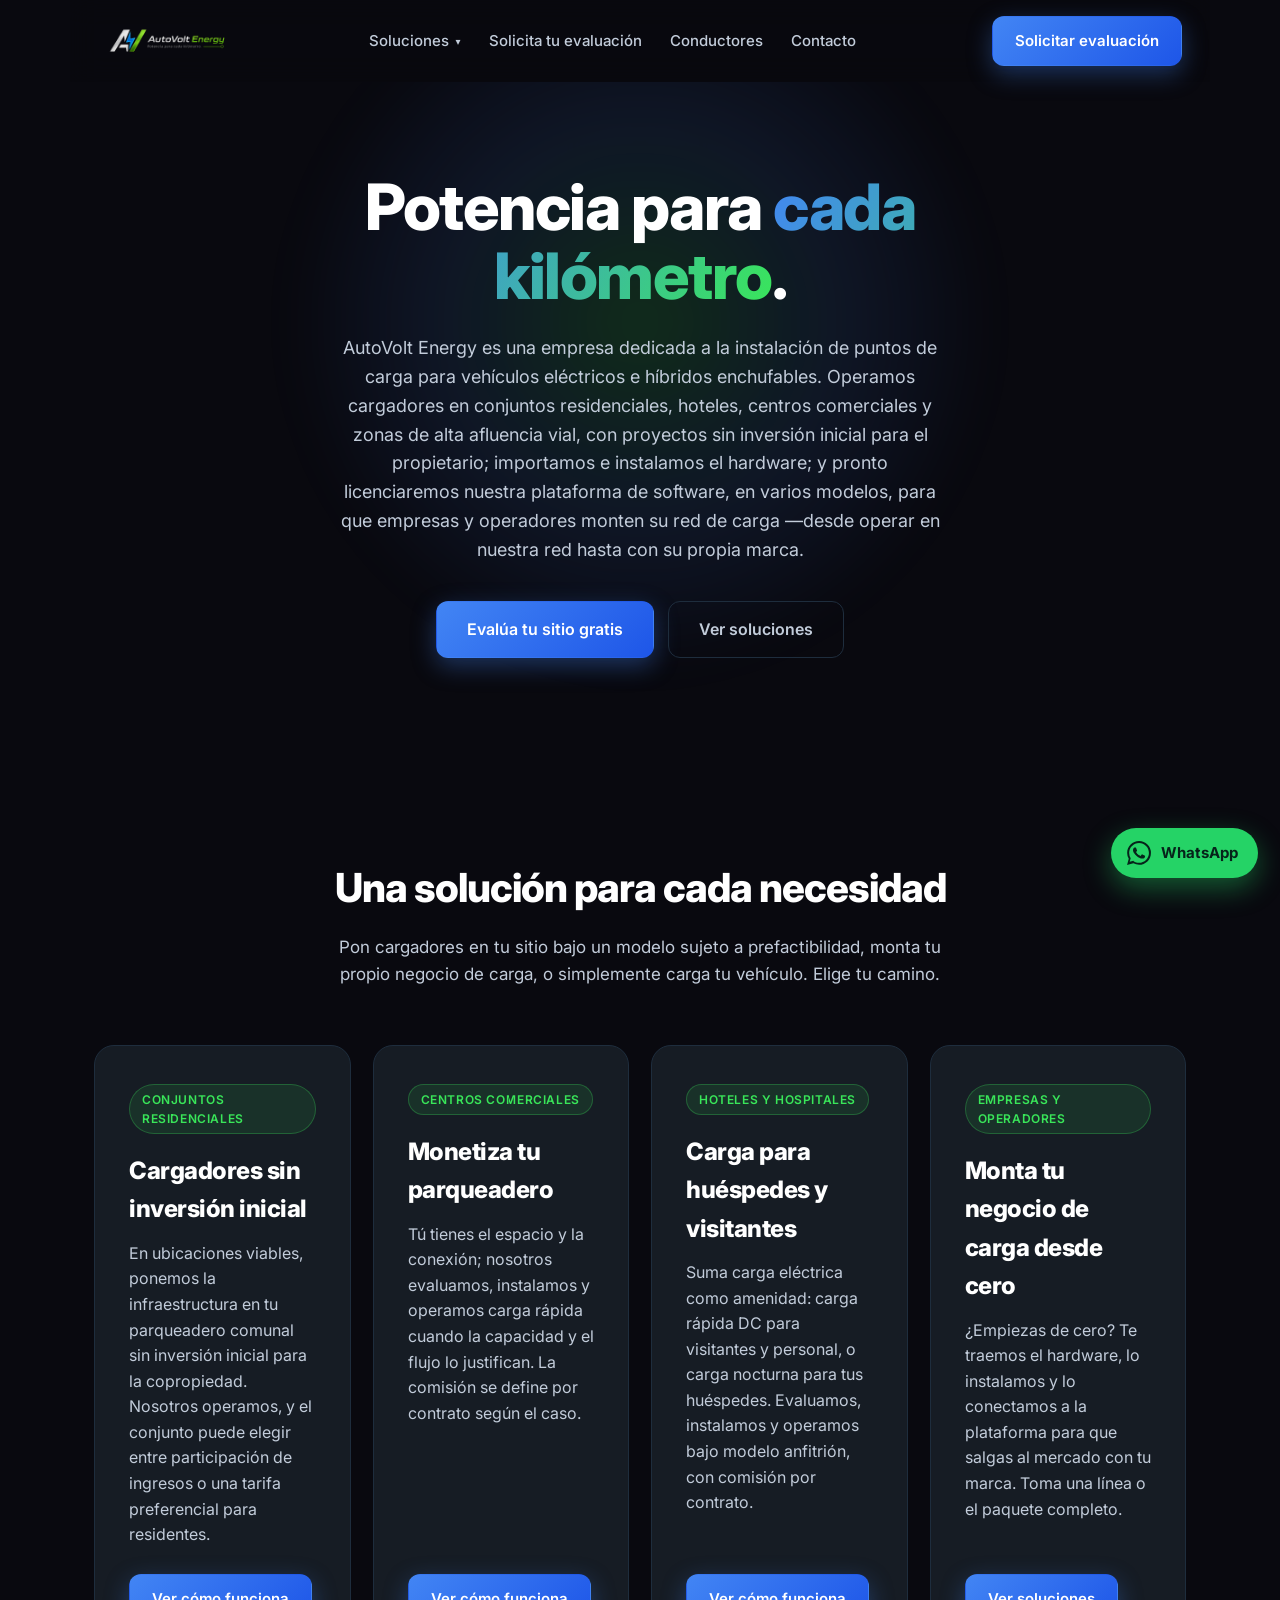
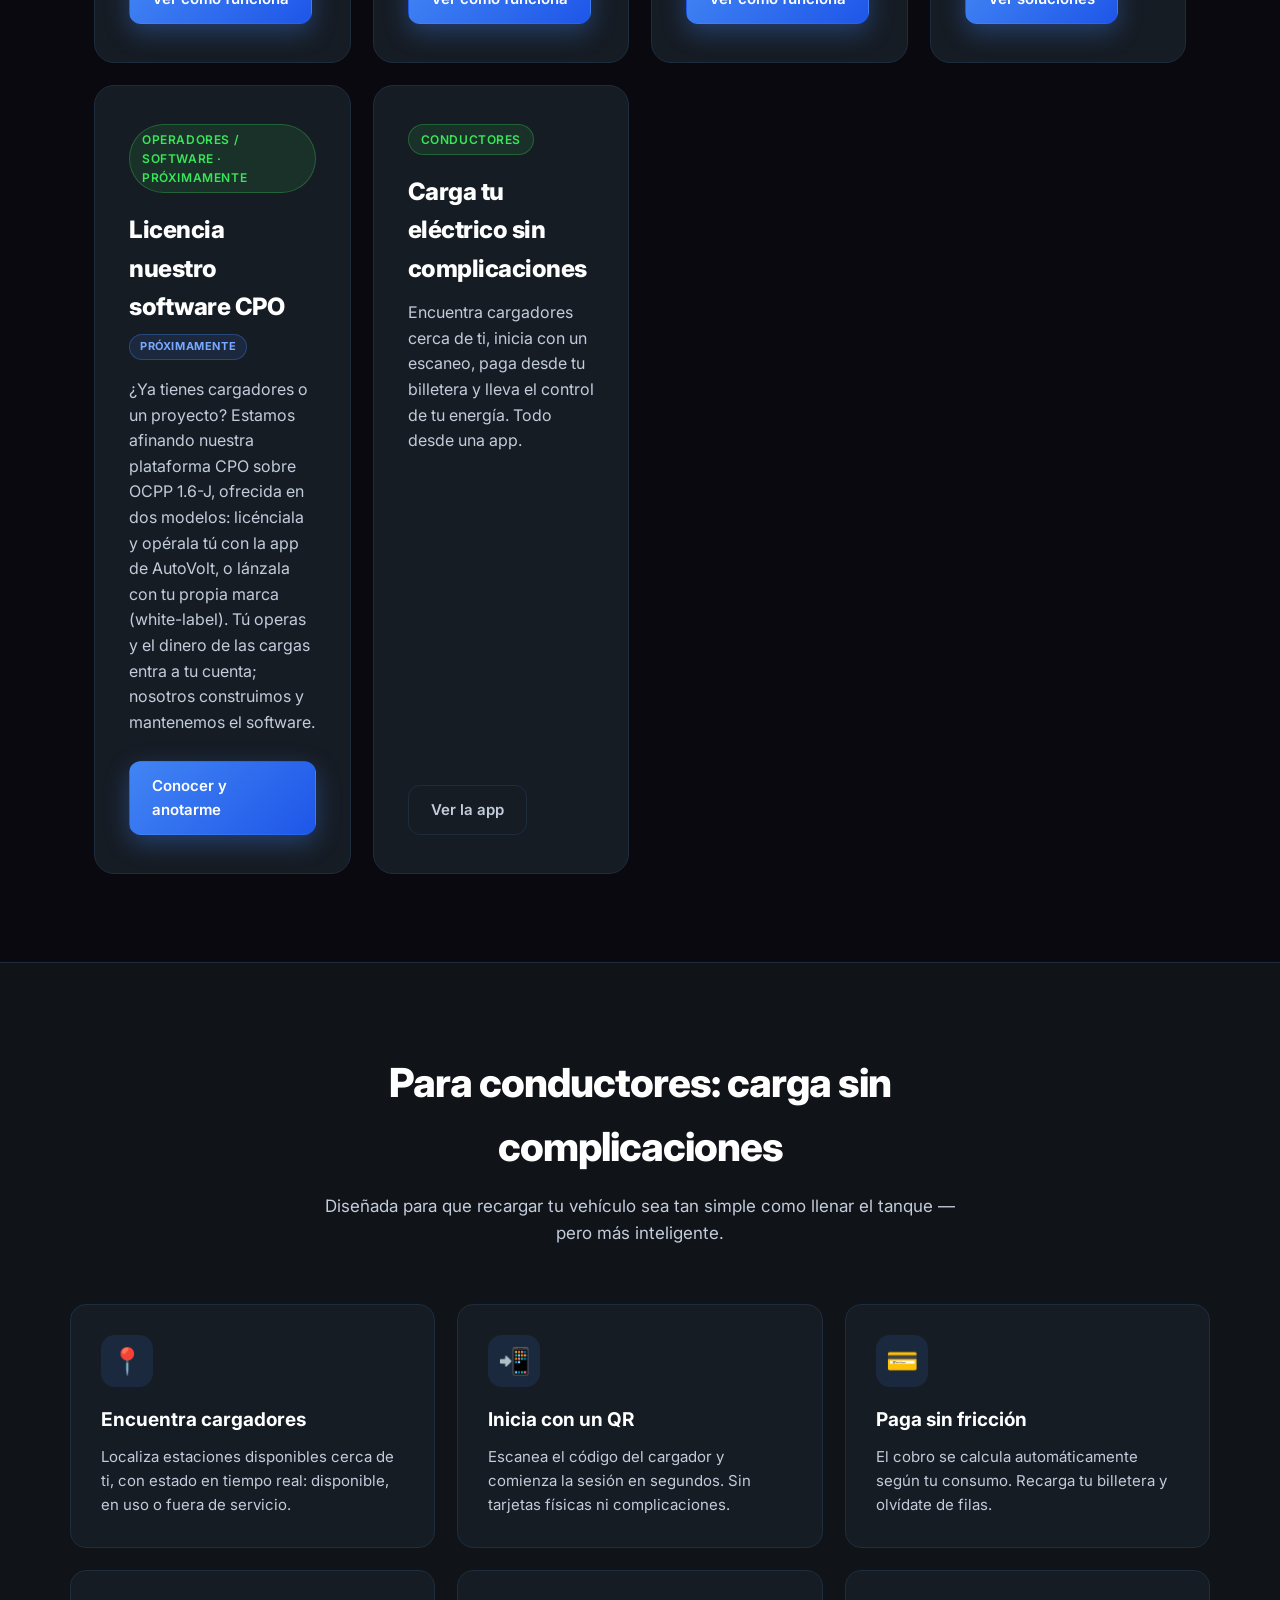
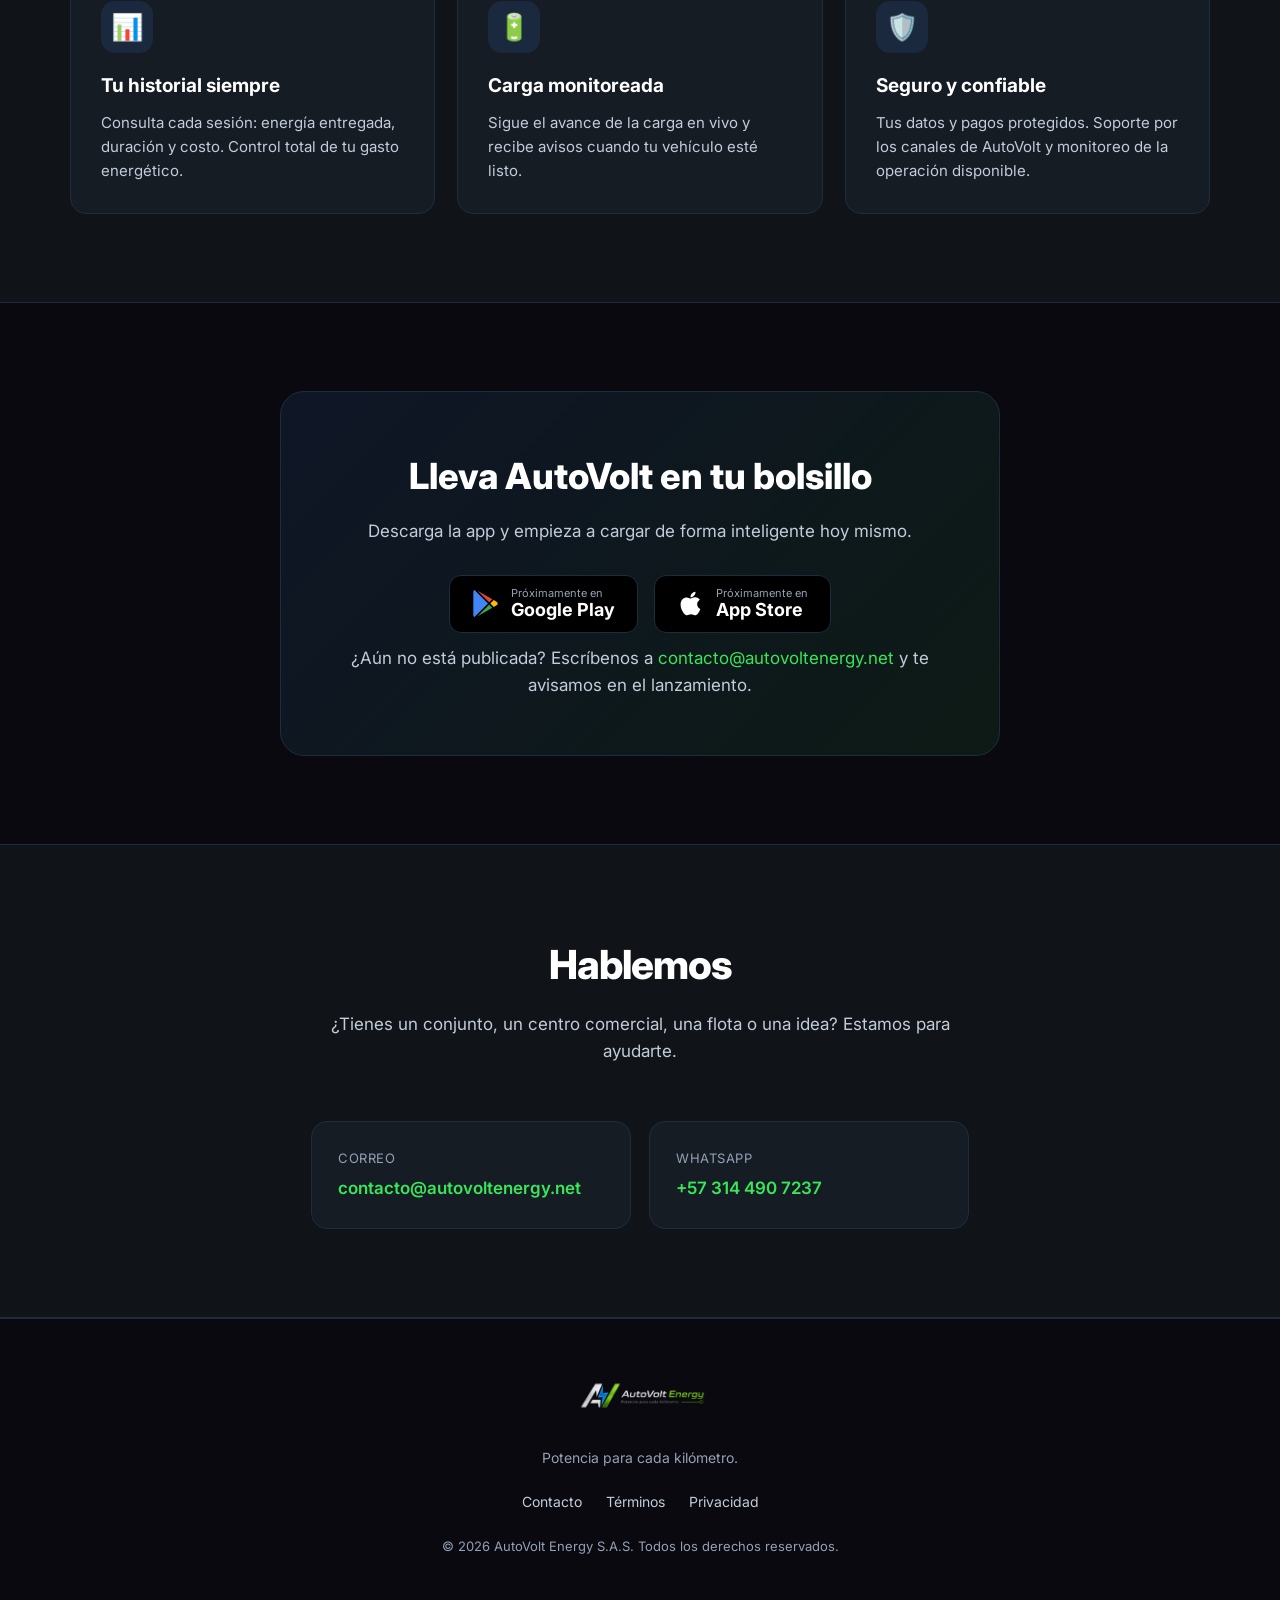
<file: index.html>
<!DOCTYPE html>
<html lang="es">
<head>
  <meta charset="UTF-8" />
  <meta name="viewport" content="width=device-width, initial-scale=1.0" />
  <title>AutoVolt Energy — Software para electrolineras y carga de vehículos eléctricos en Colombia</title>
  <meta name="description" content="AutoVolt Energy: operador de carga (CPO) y software para electrolineras en Colombia. Plataforma multioperador, importación e instalación de cargadores EV, y app para conductores. Potencia para cada kilómetro." />
  <meta name="keywords" content="software para electrolineras, cargadores para vehículos eléctricos Colombia, puntos de carga vehículos eléctricos, operador de carga CPO, instalación de cargadores EV, app de carga vehículo eléctrico, estaciones de carga Colombia, software de carga vehículos eléctricos" />
  <link rel="canonical" href="https://www.autovoltenergy.net/" />

  <!-- Open Graph / redes sociales -->
  <meta property="og:title" content="AutoVolt Energy — Software para electrolineras en Colombia" />
  <meta property="og:description" content="Plataforma CPO, importación e instalación de cargadores y app para conductores. Para negocios y conductores." />
  <meta property="og:type" content="website" />
  <meta property="og:url" content="https://www.autovoltenergy.net/" />
  <meta property="og:image" content="https://www.autovoltenergy.net/assets/logo_4k.png" />
  <meta name="twitter:card" content="summary_large_image" />

  <link rel="icon" type="image/png" href="assets/mark.png" />
  <link rel="preconnect" href="https://fonts.googleapis.com" />
  <link rel="preconnect" href="https://fonts.gstatic.com" crossorigin />
  <link href="https://fonts.googleapis.com/css2?family=Inter:wght@400;500;600;700;800&display=swap" rel="stylesheet" />
  <link rel="stylesheet" href="styles.css" />

  <script type="application/ld+json">
  {
    "@context": "https://schema.org",
    "@type": "Organization",
    "name": "AutoVolt Energy S.A.S",
    "alternateName": "AutoVolt Energy",
    "url": "https://www.autovoltenergy.net/",
    "logo": "https://www.autovoltenergy.net/assets/logo_4k.png",
    "slogan": "Potencia para cada kilómetro.",
    "description": "Operador de carga (CPO) y proveedor de software para electrolineras en Colombia: plataforma multioperador, importación e instalación de cargadores para vehículos eléctricos y app para conductores.",
    "email": "contacto@autovoltenergy.net",
    "telephone": "+57-314-490-7237",
    "areaServed": { "@type": "Country", "name": "Colombia" },
    "address": {
      "@type": "PostalAddress",
      "addressLocality": "Bogotá",
      "addressCountry": "CO"
    },
    "contactPoint": {
      "@type": "ContactPoint",
      "telephone": "+57-314-490-7237",
      "email": "ventas@autovoltenergy.net",
      "contactType": "sales",
      "availableLanguage": ["es"]
    }
  }
  </script>

  <script type="application/ld+json">
  {
    "@context": "https://schema.org",
    "@type": "WebSite",
    "name": "AutoVolt Energy",
    "alternateName": "AutoVolt Energy S.A.S",
    "url": "https://www.autovoltenergy.net/",
    "inLanguage": "es-CO",
    "publisher": {
      "@type": "Organization",
      "name": "AutoVolt Energy S.A.S",
      "url": "https://www.autovoltenergy.net/"
    }
  }
  </script>
</head>
<body>

  <!-- ── Header ─────────────────────────────────────────────────────── -->
  <header class="nav">
    <a href="#inicio" class="nav__brand">
      <img src="assets/logo.png" alt="AutoVolt Energy" />
    </a>
    <nav class="nav__links">
      <div class="nav__dropdown">
        <button type="button" class="nav__dropbtn" aria-haspopup="true">Soluciones <span class="caret">▾</span></button>
        <div class="nav__menu">
          <a href="cargadores-conjuntos-residenciales.html">Conjuntos residenciales</a>
          <a href="cargadores-centros-comerciales.html">Centros comerciales y zonas de alta afluencia vial</a>
          <a href="cargadores-hoteles-hospitales.html">Hoteles y hospitales</a>
          <a href="soluciones-para-empresas.html">Empresas y operadores</a>
          <a href="software-para-electrolineras.html">Software para electrolineras</a>
        </div>
      </div>
      <a href="prefactibilidad.html">Solicita tu evaluación</a>
      <a href="#conductores">Conductores</a>
      <a href="#contacto">Contacto</a>
    </nav>
    <a href="prefactibilidad.html" class="btn btn--primary nav__cta">Solicitar evaluación</a>
  </header>

  <main>
    <!-- ── Hero ─────────────────────────────────────────────────────── -->
    <section id="inicio" class="hero">
      <div class="hero__glow"></div>
      <div class="hero__content">
        <h1>Potencia para <span class="grad">cada kilómetro</span>.</h1>
        <p class="hero__sub">
          AutoVolt Energy es una empresa dedicada a la instalación de puntos de carga para
          vehículos eléctricos e híbridos enchufables. Operamos cargadores en conjuntos
          residenciales, hoteles, centros comerciales y zonas de alta afluencia vial, con
          proyectos sin inversión inicial para el propietario; importamos e instalamos el
          hardware; y pronto licenciaremos nuestra plataforma de software, en varios modelos, para que
          empresas y operadores monten su red de carga —desde operar en nuestra red hasta con su propia marca.
        </p>
        <div class="hero__actions">
          <a href="prefactibilidad.html" class="btn btn--primary btn--lg">Evalúa tu sitio gratis</a>
          <a href="#soluciones" class="btn btn--ghost btn--lg">Ver soluciones</a>
        </div>
      </div>
    </section>

    <!-- ── Soluciones (hub) ─────────────────────────────────────────── -->
    <section id="soluciones" class="section">
      <div class="section__head">
        <h2>Una solución para cada necesidad</h2>
        <p>Pon cargadores en tu sitio bajo un modelo sujeto a prefactibilidad, monta tu propio negocio de carga, o simplemente carga tu vehículo. Elige tu camino.</p>
      </div>
      <div class="audience">
        <article class="audience__card">
          <span class="audience__tag">Conjuntos residenciales</span>
          <h3>Cargadores sin inversión inicial</h3>
          <p>En ubicaciones viables, ponemos la infraestructura en tu parqueadero comunal sin inversión inicial para la copropiedad. Nosotros operamos, y el conjunto puede elegir entre participación de ingresos o una tarifa preferencial para residentes.</p>
          <a href="cargadores-conjuntos-residenciales.html" class="btn btn--primary">Ver cómo funciona</a>
        </article>
        <article class="audience__card">
          <span class="audience__tag">Centros comerciales</span>
          <h3>Monetiza tu parqueadero</h3>
          <p>Tú tienes el espacio y la conexión; nosotros evaluamos, instalamos y operamos carga rápida cuando la capacidad y el flujo lo justifican. La comisión se define por contrato según el caso.</p>
          <a href="cargadores-centros-comerciales.html" class="btn btn--primary">Ver cómo funciona</a>
        </article>
        <article class="audience__card">
          <span class="audience__tag">Hoteles y hospitales</span>
          <h3>Carga para huéspedes y visitantes</h3>
          <p>Suma carga eléctrica como amenidad: carga rápida DC para visitantes y personal, o carga nocturna para tus huéspedes. Evaluamos, instalamos y operamos bajo modelo anfitrión, con comisión por contrato.</p>
          <a href="cargadores-hoteles-hospitales.html" class="btn btn--primary">Ver cómo funciona</a>
        </article>
        <article class="audience__card">
          <span class="audience__tag">Empresas y operadores</span>
          <h3>Monta tu negocio de carga desde cero</h3>
          <p>¿Empiezas de cero? Te traemos el hardware, lo instalamos y lo conectamos a la plataforma para que salgas al mercado con tu marca. Toma una línea o el paquete completo.</p>
          <a href="soluciones-para-empresas.html" class="btn btn--primary">Ver soluciones</a>
        </article>
        <article class="audience__card">
          <span class="audience__tag">Operadores / Software · Próximamente</span>
          <h3>Licencia nuestro software CPO <span class="soon">Próximamente</span></h3>
          <p>¿Ya tienes cargadores o un proyecto? Estamos afinando nuestra plataforma CPO sobre OCPP 1.6-J, ofrecida en dos modelos: licénciala y opérala tú con la app de AutoVolt, o lánzala con tu propia marca (white-label). Tú operas y el dinero de las cargas entra a tu cuenta; nosotros construimos y mantenemos el software.</p>
          <a href="software-para-electrolineras.html" class="btn btn--primary">Conocer y anotarme</a>
        </article>
        <article class="audience__card">
          <span class="audience__tag">Conductores</span>
          <h3>Carga tu eléctrico sin complicaciones</h3>
          <p>Encuentra cargadores cerca de ti, inicia con un escaneo, paga desde tu billetera y lleva el control de tu energía. Todo desde una app.</p>
          <a href="#conductores" class="btn btn--ghost">Ver la app</a>
        </article>
      </div>
    </section>

    <!-- ── Conductores: la app ──────────────────────────────────────── -->
    <section id="conductores" class="section section--alt">
      <div class="section__head">
        <h2>Para conductores: carga sin complicaciones</h2>
        <p>Diseñada para que recargar tu vehículo sea tan simple como llenar el tanque — pero más inteligente.</p>
      </div>
      <div class="grid grid--3">
        <article class="card">
          <div class="card__icon">📍</div>
          <h3>Encuentra cargadores</h3>
          <p>Localiza estaciones disponibles cerca de ti, con estado en tiempo real: disponible, en uso o fuera de servicio.</p>
        </article>
        <article class="card">
          <div class="card__icon">📲</div>
          <h3>Inicia con un QR</h3>
          <p>Escanea el código del cargador y comienza la sesión en segundos. Sin tarjetas físicas ni complicaciones.</p>
        </article>
        <article class="card">
          <div class="card__icon">💳</div>
          <h3>Paga sin fricción</h3>
          <p>El cobro se calcula automáticamente según tu consumo. Recarga tu billetera y olvídate de filas.</p>
        </article>
        <article class="card">
          <div class="card__icon">📊</div>
          <h3>Tu historial siempre</h3>
          <p>Consulta cada sesión: energía entregada, duración y costo. Control total de tu gasto energético.</p>
        </article>
        <article class="card">
          <div class="card__icon">🔋</div>
          <h3>Carga monitoreada</h3>
          <p>Sigue el avance de la carga en vivo y recibe avisos cuando tu vehículo esté listo.</p>
        </article>
        <article class="card">
          <div class="card__icon">🛡️</div>
          <h3>Seguro y confiable</h3>
          <p>Tus datos y pagos protegidos. Soporte por los canales de AutoVolt y monitoreo de la operación disponible.</p>
        </article>
      </div>
    </section>

    <!-- ── Descargar app ────────────────────────────────────────────── -->
    <section id="descargar" class="section download">
      <div class="download__inner">
        <h2>Lleva AutoVolt en tu bolsillo</h2>
        <p>Descarga la app y empieza a cargar de forma inteligente hoy mismo.</p>
        <div class="download__badges">
          <span class="store store--disabled" aria-label="Próximamente en Google Play" role="img">
            <svg class="store__icon" viewBox="0 0 512 512" aria-hidden="true">
              <path fill="#EA4335" d="M325.3 234.3 104.6 13l280.8 161.2-60.1 60.1z"/>
              <path fill="#4285F4" d="M47 0C34 6.8 25.3 19.2 25.3 35.3v441.3c0 16.1 8.7 28.5 21.7 35.3l256.6-256z"/>
              <path fill="#FBBC04" d="M472.2 225.6l-58.9-34.1-65.7 64.5 65.7 64.5 60.1-34.1c18-14.3 18-46.5-1.2-60.8z"/>
              <path fill="#34A853" d="M104.6 499l280.8-161.2-60.1-60.1z"/>
            </svg>
            <span class="store__text">
              <span class="store__small">Próximamente en</span>
              <span class="store__big">Google Play</span>
            </span>
          </span>
          <span class="store store--disabled" aria-label="Próximamente en App Store" role="img">
            <svg class="store__icon" viewBox="0 0 384 512" aria-hidden="true">
              <path fill="#FFFFFF" d="M318.7 268.7c-.2-36.7 16.4-64.4 50-84.8-18.8-26.9-47.2-41.7-84.7-44.6-35.5-2.8-74.3 20.7-88.5 20.7-15 0-49.4-19.7-76.4-19.7C63.3 141.2 4 184.8 4 273.5q0 39.3 14.4 81.2c12.8 36.7 59 126.7 107.2 125.2 25.2-.6 43-17.9 75.8-17.9 31.8 0 48.3 17.9 76.4 17.9 48.6-.7 90.4-82.5 102.6-119.3-65.2-30.7-61.7-90-61.7-91.9zm-56.6-164.2c27.3-32.4 24.8-61.9 24-72.5-24.1 1.4-52 16.4-67.9 34.9-17.5 19.8-27.8 44.3-25.6 71.9 26.1 2 49.9-11.4 69.5-34.3z"/>
            </svg>
            <span class="store__text">
              <span class="store__small">Próximamente en</span>
              <span class="store__big">App Store</span>
            </span>
          </span>
        </div>
        <p class="download__note">¿Aún no está publicada? Escríbenos a <a href="mailto:contacto@autovoltenergy.net">contacto@autovoltenergy.net</a> y te avisamos en el lanzamiento.</p>
      </div>
    </section>

    <!-- ── Contacto ─────────────────────────────────────────────────── -->
    <section id="contacto" class="section section--alt">
      <div class="section__head">
        <h2>Hablemos</h2>
        <p>¿Tienes un conjunto, un centro comercial, una flota o una idea? Estamos para ayudarte.</p>
      </div>
      <div class="contact">
        <a class="contact__card" href="mailto:contacto@autovoltenergy.net">
          <span class="contact__label">Correo</span>
          <span class="contact__value">contacto@autovoltenergy.net</span>
        </a>
        <a class="contact__card" href="https://wa.me/573144907237?text=Hola%2C%20quiero%20informaci%C3%B3n%20sobre%20AutoVolt%20Energy" target="_blank" rel="noopener">
          <span class="contact__label">WhatsApp</span>
          <span class="contact__value">+57 314 490 7237</span>
        </a>
      </div>
    </section>
  </main>

  <!-- ── Footer ─────────────────────────────────────────────────────── -->
  <footer class="footer">
    <div class="footer__inner">
      <img src="assets/logo.png" alt="AutoVolt Energy" class="footer__logo" />
      <p class="footer__tag">Potencia para cada kilómetro.</p>
      <nav class="footer__links">
        <a href="#contacto">Contacto</a>
        <a href="terminos.html">Términos</a>
        <a href="privacidad.html">Privacidad</a>
      </nav>
      <p class="footer__copy">© <span id="year"></span> AutoVolt Energy S.A.S. Todos los derechos reservados.</p>
    </div>
  </footer>

  <!-- ── WhatsApp ───────────────────────────────────────────────────── -->
  <a class="wa-fab" href="https://wa.me/573144907237?text=Hola%2C%20quiero%20informaci%C3%B3n%20sobre%20AutoVolt%20Energy" target="_blank" rel="noopener" aria-label="Escríbenos por WhatsApp">
    <svg viewBox="0 0 24 24" fill="currentColor" aria-hidden="true"><path d="M.057 24l1.687-6.163a11.867 11.867 0 01-1.587-5.945C.16 5.335 5.495 0 12.05 0a11.82 11.82 0 018.413 3.488 11.82 11.82 0 013.48 8.414c-.003 6.557-5.338 11.892-11.893 11.892a11.9 11.9 0 01-5.688-1.448L.057 24zm6.597-3.807c1.676.995 3.276 1.591 5.392 1.592 5.448 0 9.886-4.434 9.889-9.885.002-5.462-4.415-9.89-9.881-9.892-5.452 0-9.887 4.434-9.889 9.884a9.86 9.86 0 001.515 5.26l-.999 3.648 3.742-.981zm11.387-5.464c-.074-.124-.272-.198-.57-.347-.297-.149-1.758-.868-2.031-.967-.272-.099-.47-.149-.669.149-.198.297-.768.967-.941 1.165-.173.198-.347.223-.644.074-.297-.149-1.255-.462-2.39-1.475-.883-.788-1.48-1.761-1.653-2.059-.173-.297-.018-.458.13-.606.134-.133.297-.347.446-.521.151-.172.2-.296.3-.495.099-.198.05-.372-.025-.521-.075-.148-.669-1.611-.916-2.206-.242-.579-.487-.501-.669-.51l-.57-.01c-.198 0-.52.074-.792.372s-1.04 1.016-1.04 2.479 1.065 2.876 1.213 3.074c.149.198 2.095 3.2 5.076 4.487.71.306 1.263.489 1.694.626.712.226 1.36.194 1.872.118.571-.085 1.758-.719 2.006-1.413.248-.695.248-1.29.173-1.414z"/></svg>
    <span>WhatsApp</span>
  </a>

  <script>document.getElementById('year').textContent = new Date().getFullYear();</script>
</body>
</html>
</file>
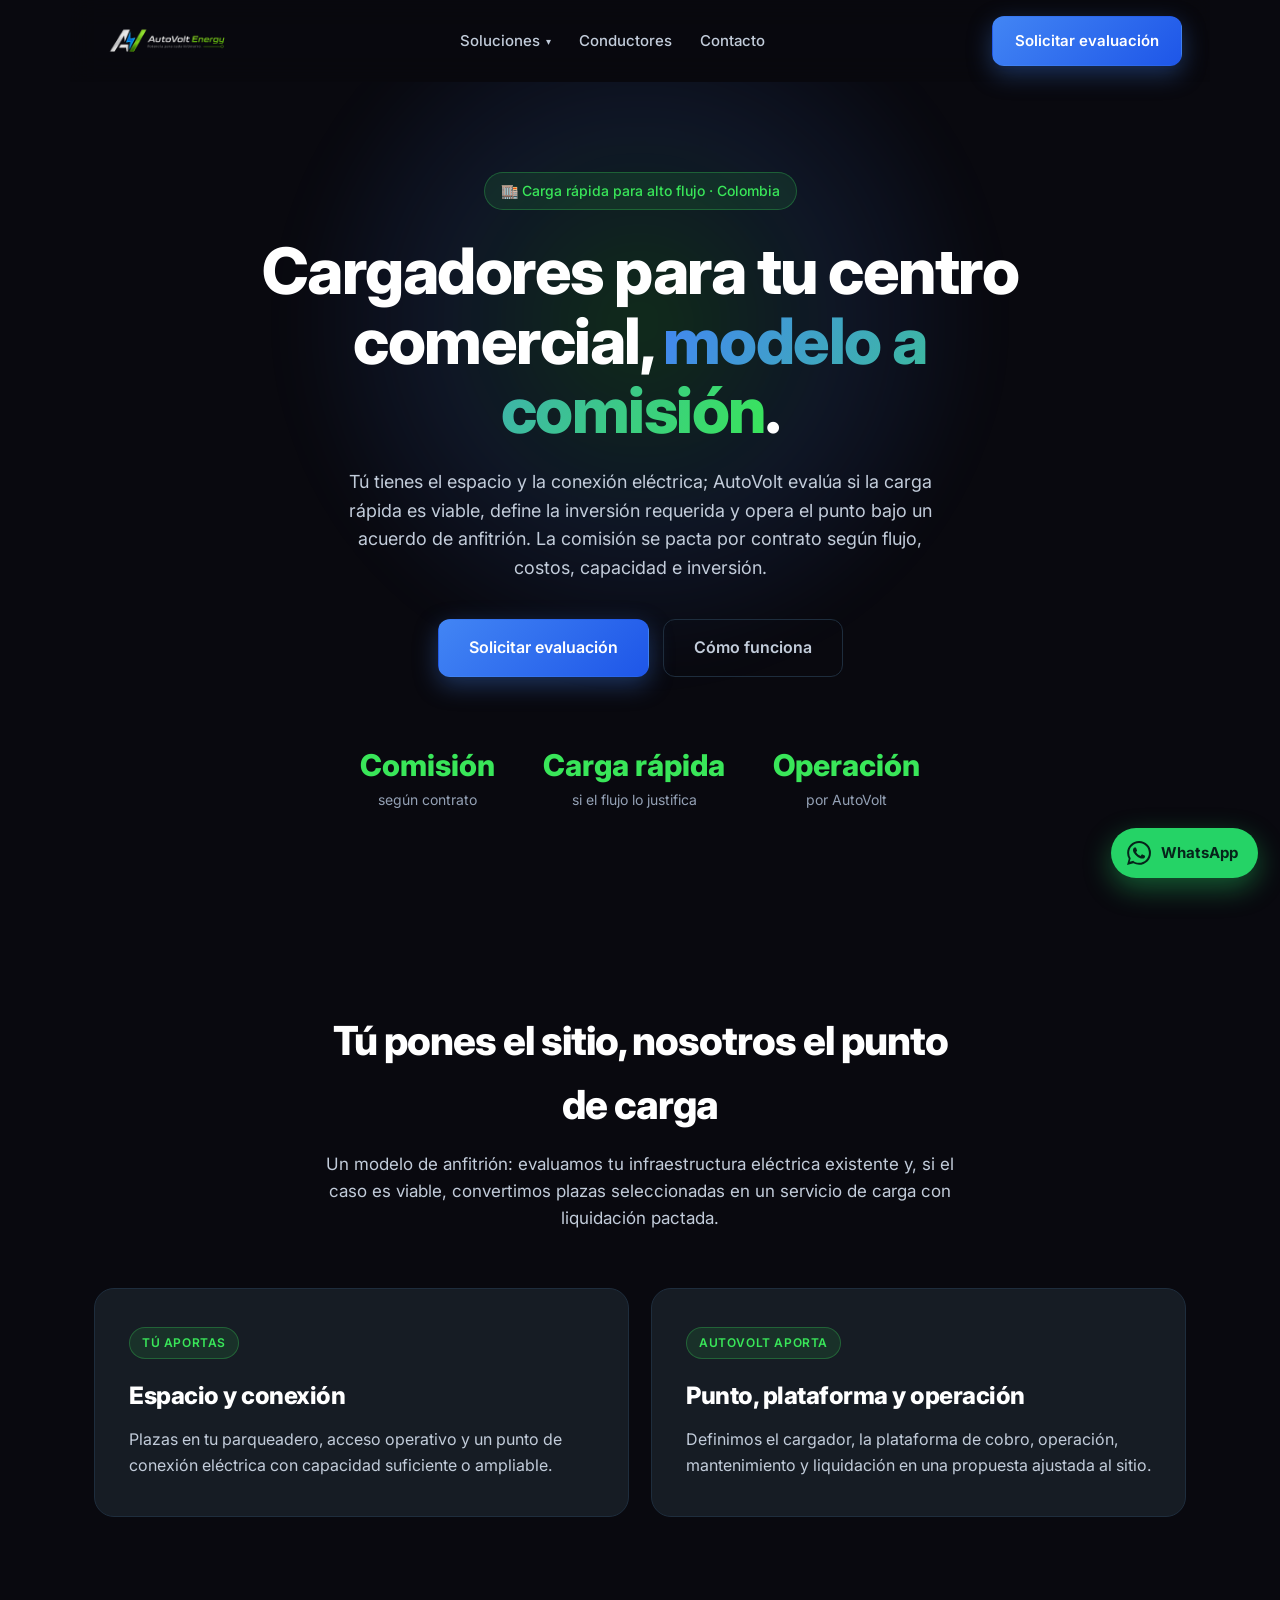
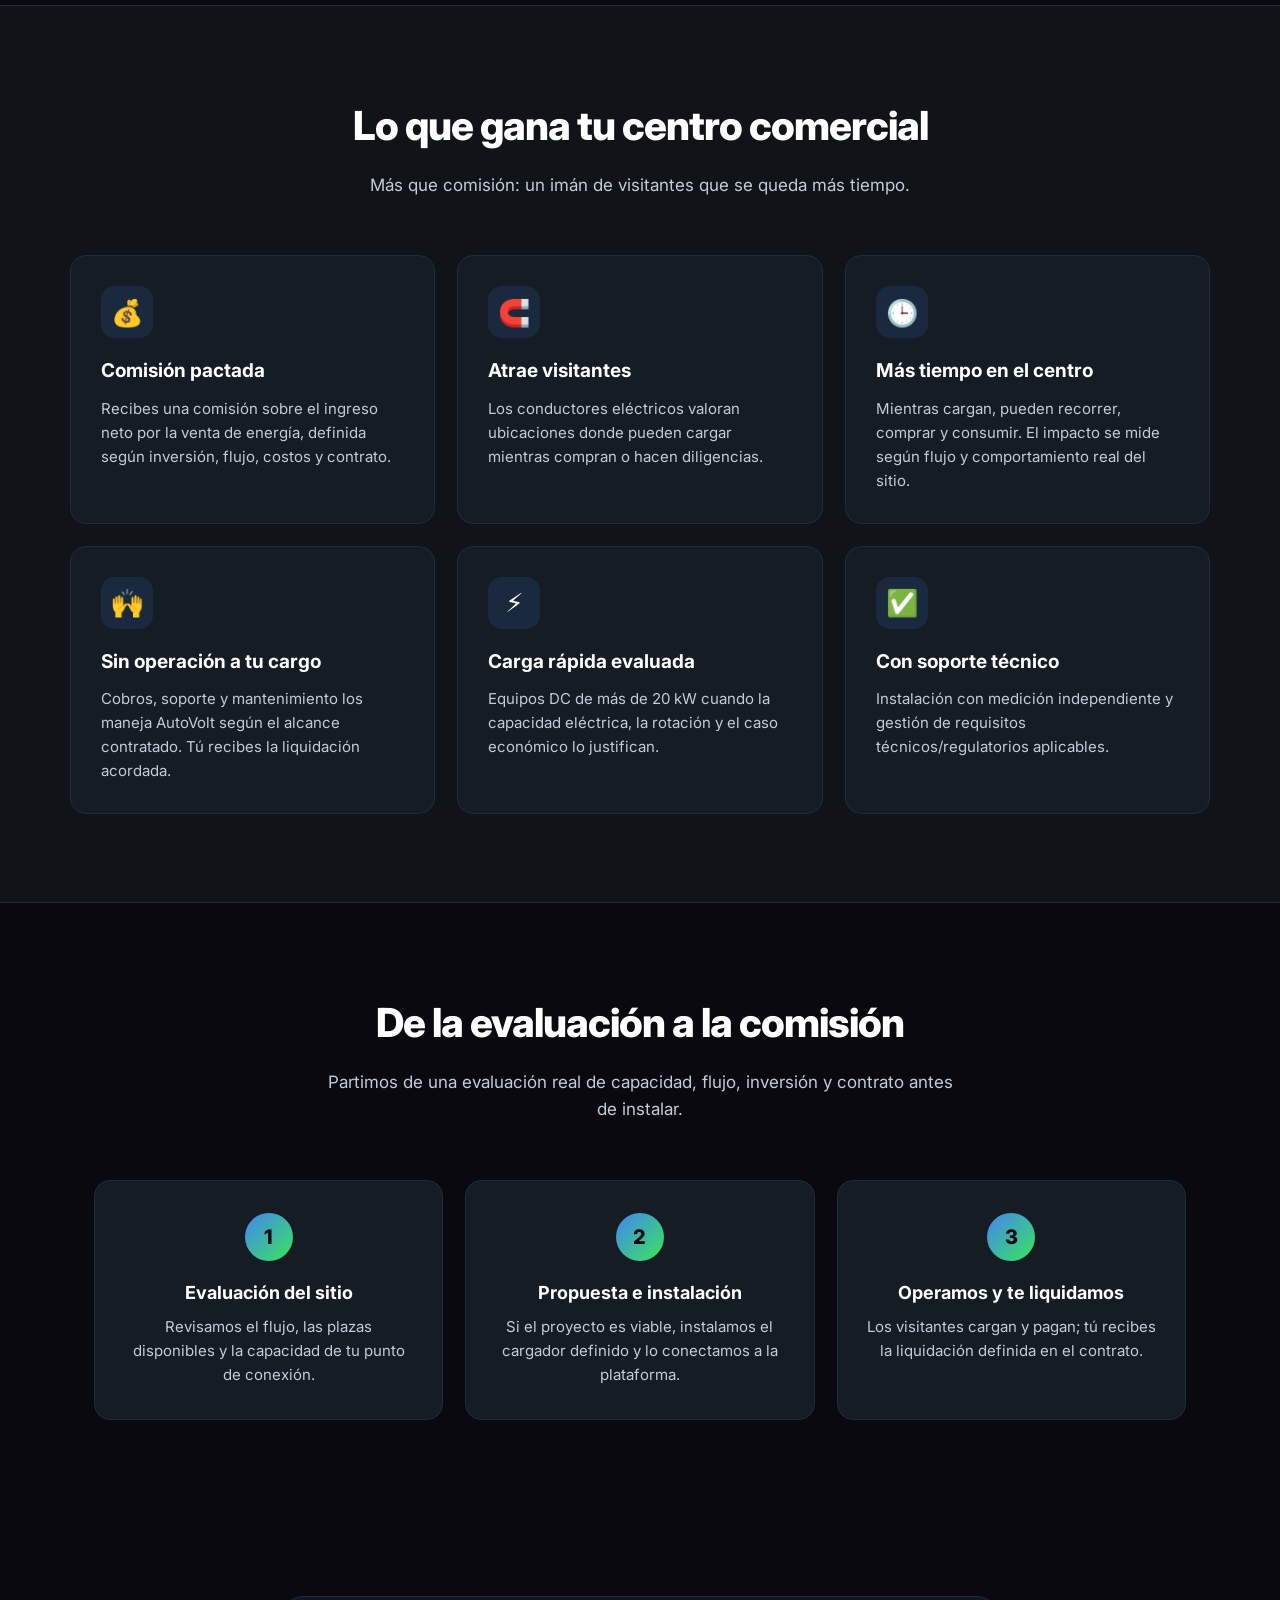
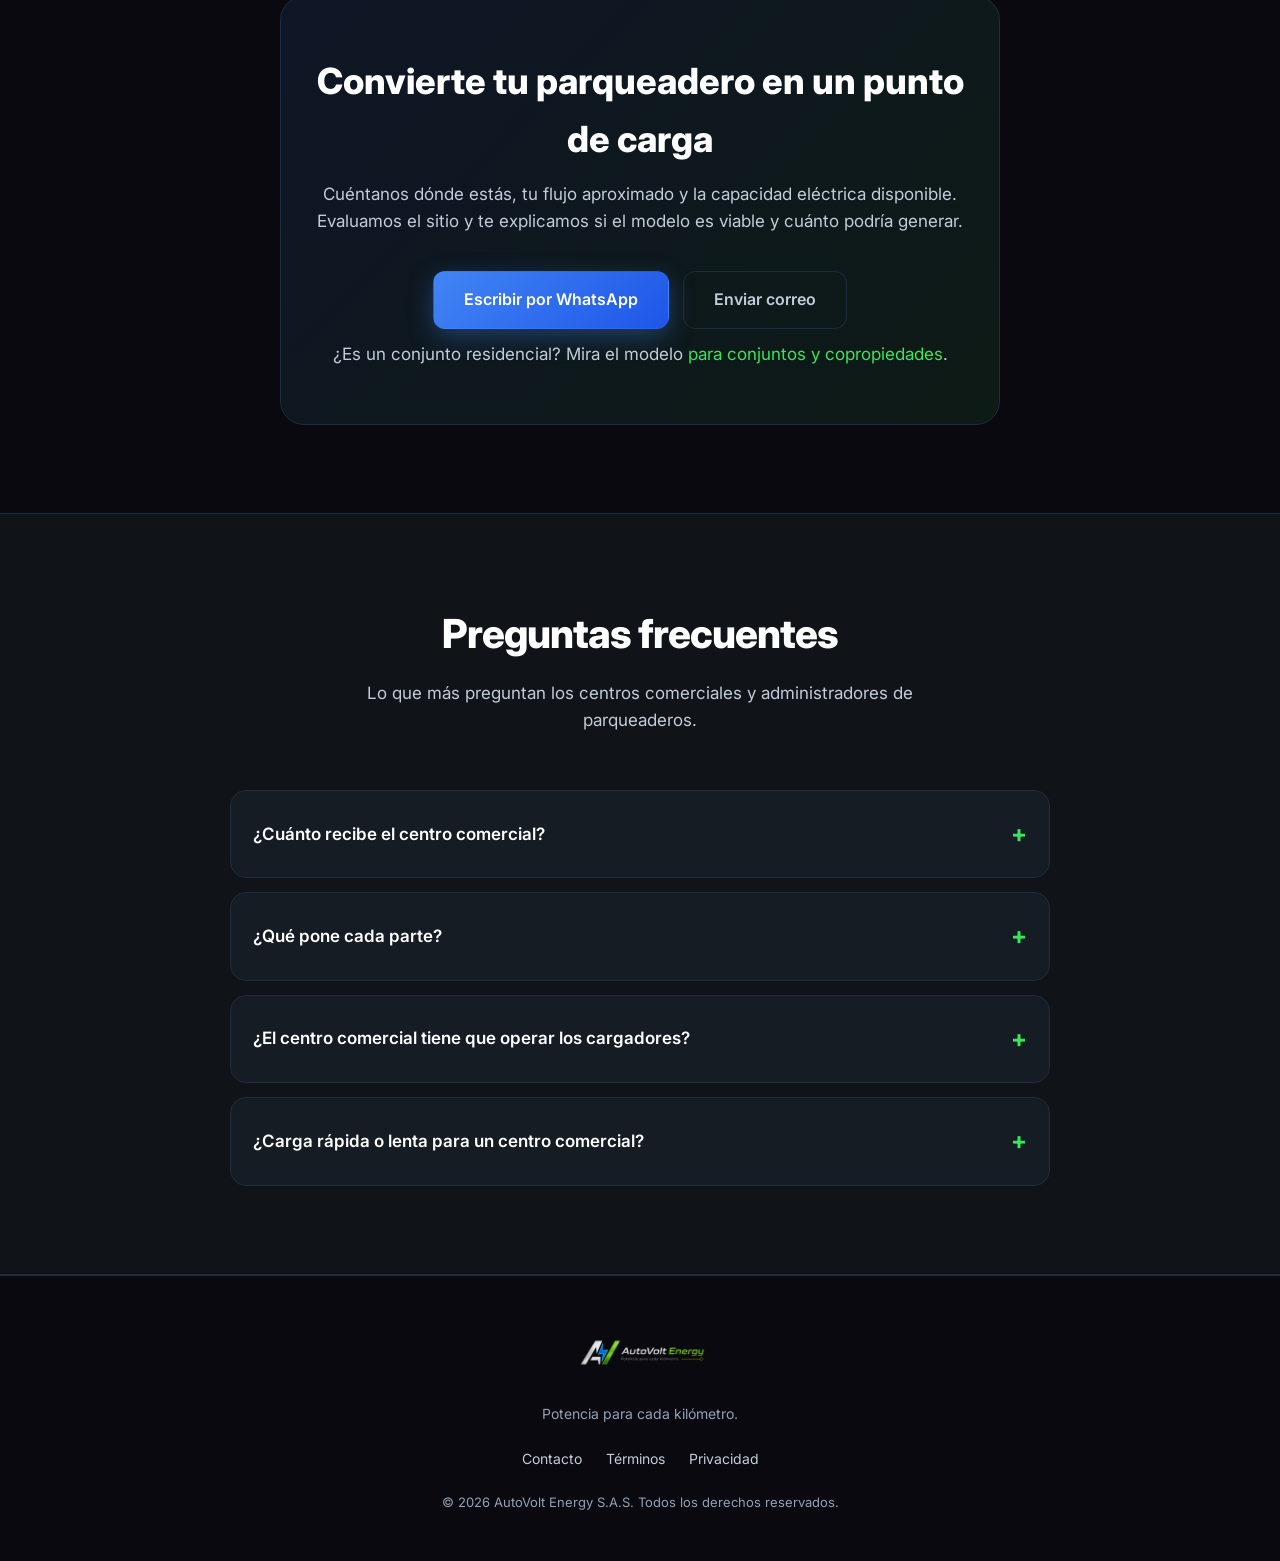
<file: cargadores-centros-comerciales.html>
<!DOCTYPE html>
<html lang="es">
<head>
  <meta charset="UTF-8" />
  <meta name="viewport" content="width=device-width, initial-scale=1.0" />
  <title>Cargadores para centros comerciales y zonas de alto flujo | AutoVolt Energy</title>
  <meta name="description" content="¿Tienes un centro comercial o una zona de alto flujo? AutoVolt evalúa, instala y opera puntos de carga rápida cuando la capacidad eléctrica y el flujo lo justifican. El modelo de comisión se define por contrato." />
  <meta name="keywords" content="cargadores para centros comerciales, estación de carga centro comercial, punto de carga parqueadero comercial, carga rápida vehículos eléctricos, monetizar parqueadero, comisión carga eléctrica anfitrión Colombia" />
  <link rel="canonical" href="https://www.autovoltenergy.net/cargadores-centros-comerciales.html" />

  <meta property="og:title" content="Cargadores para centros comerciales — AutoVolt Energy" />
  <meta property="og:description" content="Evaluamos tu parqueadero y, si el proyecto es viable, instalamos y operamos carga rápida bajo modelo anfitrión." />
  <meta property="og:type" content="website" />
  <meta property="og:url" content="https://www.autovoltenergy.net/cargadores-centros-comerciales.html" />
  <meta property="og:image" content="https://www.autovoltenergy.net/assets/logo_4k.png" />
  <meta name="twitter:card" content="summary_large_image" />

  <link rel="icon" type="image/png" href="assets/mark.png" />
  <link rel="preconnect" href="https://fonts.googleapis.com" />
  <link rel="preconnect" href="https://fonts.gstatic.com" crossorigin />
  <link href="https://fonts.googleapis.com/css2?family=Inter:wght@400;500;600;700;800&display=swap" rel="stylesheet" />
  <link rel="stylesheet" href="styles.css" />

  <script type="application/ld+json">
  {
    "@context": "https://schema.org",
    "@type": "Service",
    "serviceType": "Instalación y operación de cargadores rápidos para centros comerciales y zonas de alto flujo",
    "name": "Carga rápida para centros comerciales — AutoVolt Energy",
    "description": "El centro comercial aporta el espacio y la conexión eléctrica; AutoVolt evalúa, instala y opera puntos de carga rápida cuando la capacidad, el flujo y el contrato lo justifican. El anfitrión puede recibir una comisión sobre el ingreso neto según el acuerdo.",
    "provider": {
      "@type": "Organization",
      "name": "AutoVolt Energy S.A.S",
      "url": "https://www.autovoltenergy.net/"
    },
    "areaServed": { "@type": "Country", "name": "Colombia" },
    "offers": {
      "@type": "Offer",
      "priceCurrency": "COP",
      "description": "Modelo anfitrión con comisión y operación definida por contrato, sujeto a prefactibilidad técnica, eléctrica y comercial."
    }
  }
  </script>
  <script type="application/ld+json">
  {
    "@context": "https://schema.org",
    "@type": "BreadcrumbList",
    "itemListElement": [
      { "@type": "ListItem", "position": 1, "name": "Inicio", "item": "https://www.autovoltenergy.net/" },
      { "@type": "ListItem", "position": 2, "name": "Cargadores para centros comerciales", "item": "https://www.autovoltenergy.net/cargadores-centros-comerciales.html" }
    ]
  }
  </script>
  <script type="application/ld+json">
  {
    "@context": "https://schema.org",
    "@type": "FAQPage",
    "mainEntity": [
      {
        "@type": "Question",
        "name": "¿Cuánto recibe el centro comercial?",
        "acceptedAnswer": { "@type": "Answer", "text": "El centro comercial puede recibir una comisión sobre el ingreso neto por la venta de energía. El porcentaje se define por contrato y depende del flujo, la cantidad de puntos, costos de energía, inversión requerida y condiciones del sitio." }
      },
      {
        "@type": "Question",
        "name": "¿Qué pone cada parte?",
        "acceptedAnswer": { "@type": "Answer", "text": "El centro comercial aporta espacio, acceso y punto de conexión eléctrica disponible. AutoVolt evalúa el sitio y, si es viable, define el alcance del cargador, plataforma, operación y mantenimiento en la propuesta." }
      },
      {
        "@type": "Question",
        "name": "¿El centro comercial tiene que operar los cargadores?",
        "acceptedAnswer": { "@type": "Answer", "text": "En el modelo anfitrión, AutoVolt asume la operación técnica, cobro y mantenimiento acordados. La liquidación al centro comercial se hace según las reglas pactadas en el contrato." }
      },
      {
        "@type": "Question",
        "name": "¿Carga rápida o lenta para un centro comercial?",
        "acceptedAnswer": { "@type": "Answer", "text": "La carga rápida suele tener sentido en centros comerciales y zonas de alto flujo, pero se confirma con la capacidad eléctrica disponible, el tiempo de permanencia, el flujo vehicular y el caso económico." }
      }
    ]
  }
  </script>
</head>
<body>

  <header class="nav">
    <a href="index.html" class="nav__brand">
      <img src="assets/logo.png" alt="AutoVolt Energy" />
    </a>
    <nav class="nav__links">
      <div class="nav__dropdown">
        <button type="button" class="nav__dropbtn" aria-haspopup="true">Soluciones <span class="caret">▾</span></button>
        <div class="nav__menu">
          <a href="cargadores-conjuntos-residenciales.html">Conjuntos residenciales</a>
          <a href="cargadores-centros-comerciales.html" class="is-active">Centros comerciales y zonas de alta afluencia vial</a>
          <a href="cargadores-hoteles-hospitales.html">Hoteles y hospitales</a>
          <a href="soluciones-para-empresas.html">Empresas y operadores</a>
          <a href="software-para-electrolineras.html">Software para electrolineras</a>
        </div>
      </div>
      <a href="index.html#conductores">Conductores</a>
      <a href="index.html#contacto">Contacto</a>
    </nav>
    <a href="#contacto" class="btn btn--primary nav__cta">Solicitar evaluación</a>
  </header>

  <main>
    <!-- ── Hero ─────────────────────────────────────────────────────── -->
    <section class="hero">
      <div class="hero__glow"></div>
      <div class="hero__content">
        <span class="badge">🏬 Carga rápida para alto flujo · Colombia</span>
        <h1>Cargadores para tu centro comercial, <span class="grad">modelo a comisión</span>.</h1>
        <p class="hero__sub">
          Tú tienes el espacio y la conexión eléctrica; AutoVolt evalúa si la carga
          rápida es viable, define la inversión requerida y opera el punto bajo un
          acuerdo de anfitrión. La comisión se pacta por contrato según flujo,
          costos, capacidad e inversión.
        </p>
        <div class="hero__actions">
          <a href="#contacto" class="btn btn--primary btn--lg">Solicitar evaluación</a>
          <a href="#como" class="btn btn--ghost btn--lg">Cómo funciona</a>
        </div>
        <div class="hero__stats">
          <div><strong>Comisión</strong><span>según contrato</span></div>
          <div><strong>Carga rápida</strong><span>si el flujo lo justifica</span></div>
          <div><strong>Operación</strong><span>por AutoVolt</span></div>
        </div>
      </div>
    </section>

    <!-- ── Cómo funciona el modelo ──────────────────────────────────── -->
    <section class="section">
      <div class="section__head">
        <h2>Tú pones el sitio, nosotros el punto de carga</h2>
        <p>Un modelo de anfitrión: evaluamos tu infraestructura eléctrica existente y, si el caso es viable, convertimos plazas seleccionadas en un servicio de carga con liquidación pactada.</p>
      </div>
      <div class="audience audience--2">
        <article class="audience__card">
          <span class="audience__tag">Tú aportas</span>
          <h3>Espacio y conexión</h3>
          <p>Plazas en tu parqueadero, acceso operativo y un punto de conexión eléctrica con capacidad suficiente o ampliable.</p>
        </article>
        <article class="audience__card">
          <span class="audience__tag">AutoVolt aporta</span>
          <h3>Punto, plataforma y operación</h3>
          <p>Definimos el cargador, la plataforma de cobro, operación, mantenimiento y liquidación en una propuesta ajustada al sitio.</p>
        </article>
      </div>
    </section>

    <!-- ── Lo que ganas ─────────────────────────────────────────────── -->
    <section class="section section--alt">
      <div class="section__head">
        <h2>Lo que gana tu centro comercial</h2>
        <p>Más que comisión: un imán de visitantes que se queda más tiempo.</p>
      </div>
      <div class="grid grid--3">
        <article class="card card--service">
          <div class="card__icon">💰</div>
          <h3>Comisión pactada</h3>
          <p>Recibes una comisión sobre el ingreso neto por la venta de energía, definida según inversión, flujo, costos y contrato.</p>
        </article>
        <article class="card card--service">
          <div class="card__icon">🧲</div>
          <h3>Atrae visitantes</h3>
          <p>Los conductores eléctricos valoran ubicaciones donde pueden cargar mientras compran o hacen diligencias.</p>
        </article>
        <article class="card card--service">
          <div class="card__icon">🕒</div>
          <h3>Más tiempo en el centro</h3>
          <p>Mientras cargan, pueden recorrer, comprar y consumir. El impacto se mide según flujo y comportamiento real del sitio.</p>
        </article>
        <article class="card card--service">
          <div class="card__icon">🙌</div>
          <h3>Sin operación a tu cargo</h3>
          <p>Cobros, soporte y mantenimiento los maneja AutoVolt según el alcance contratado. Tú recibes la liquidación acordada.</p>
        </article>
        <article class="card card--service">
          <div class="card__icon">⚡</div>
          <h3>Carga rápida evaluada</h3>
          <p>Equipos DC de más de 20 kW cuando la capacidad eléctrica, la rotación y el caso económico lo justifican.</p>
        </article>
        <article class="card card--service">
          <div class="card__icon">✅</div>
          <h3>Con soporte técnico</h3>
          <p>Instalación con medición independiente y gestión de requisitos técnicos/regulatorios aplicables.</p>
        </article>
      </div>
    </section>

    <!-- ── Cómo funciona (pasos) ────────────────────────────────────── -->
    <section id="como" class="section">
      <div class="section__head">
        <h2>De la evaluación a la comisión</h2>
        <p>Partimos de una evaluación real de capacidad, flujo, inversión y contrato antes de instalar.</p>
      </div>
      <div class="grid grid--3 steps">
        <article class="step">
          <span class="step__num">1</span>
          <h3>Evaluación del sitio</h3>
          <p>Revisamos el flujo, las plazas disponibles y la capacidad de tu punto de conexión.</p>
        </article>
        <article class="step">
          <span class="step__num">2</span>
          <h3>Propuesta e instalación</h3>
          <p>Si el proyecto es viable, instalamos el cargador definido y lo conectamos a la plataforma.</p>
        </article>
        <article class="step">
          <span class="step__num">3</span>
          <h3>Operamos y te liquidamos</h3>
          <p>Los visitantes cargan y pagan; tú recibes la liquidación definida en el contrato.</p>
        </article>
      </div>
    </section>

    <!-- ── CTA ──────────────────────────────────────────────────────── -->
    <section id="contacto" class="section download">
      <div class="download__inner">
        <h2>Convierte tu parqueadero en un punto de carga</h2>
        <p>Cuéntanos dónde estás, tu flujo aproximado y la capacidad eléctrica disponible. Evaluamos el sitio y te explicamos si el modelo es viable y cuánto podría generar.</p>
        <div class="hero__actions" style="justify-content:center;">
          <a href="https://wa.me/573144907237?text=Hola%2C%20tengo%20un%20centro%20comercial%20o%20zona%20de%20alto%20flujo%20y%20quiero%20informaci%C3%B3n%20sobre%20cargadores%20el%C3%A9ctricos" target="_blank" rel="noopener" class="btn btn--primary btn--lg">Escribir por WhatsApp</a>
          <a href="mailto:ventas@autovoltenergy.net?subject=Cargadores%20para%20centro%20comercial" class="btn btn--ghost btn--lg">Enviar correo</a>
        </div>
        <p class="download__note">¿Es un conjunto residencial? Mira el modelo <a href="cargadores-conjuntos-residenciales.html">para conjuntos y copropiedades</a>.</p>
      </div>
    </section>

    <!-- ── FAQ ──────────────────────────────────────────────────────── -->
    <section class="section section--alt">
      <div class="section__head">
        <h2>Preguntas frecuentes</h2>
        <p>Lo que más preguntan los centros comerciales y administradores de parqueaderos.</p>
      </div>
      <div class="faq">
        <details class="faq__item">
          <summary>¿Cuánto recibe el centro comercial?</summary>
          <p>El centro comercial puede recibir una comisión sobre el ingreso neto por la venta de energía. El porcentaje se define por contrato y depende del flujo, la cantidad de puntos, costos de energía, inversión requerida y condiciones del sitio.</p>
        </details>
        <details class="faq__item">
          <summary>¿Qué pone cada parte?</summary>
          <p>El centro comercial aporta espacio, acceso y punto de conexión eléctrica disponible. AutoVolt evalúa el sitio y, si es viable, define el alcance del cargador, plataforma, operación y mantenimiento en la propuesta.</p>
        </details>
        <details class="faq__item">
          <summary>¿El centro comercial tiene que operar los cargadores?</summary>
          <p>En el modelo anfitrión, AutoVolt asume la operación técnica, cobro y mantenimiento acordados. La liquidación al centro comercial se hace según las reglas pactadas en el contrato.</p>
        </details>
        <details class="faq__item">
          <summary>¿Carga rápida o lenta para un centro comercial?</summary>
          <p>La carga rápida suele tener sentido en centros comerciales y zonas de alto flujo, pero se confirma con la capacidad eléctrica disponible, el tiempo de permanencia, el flujo vehicular y el caso económico.</p>
        </details>
      </div>
    </section>
  </main>

  <footer class="footer">
    <div class="footer__inner">
      <img src="assets/logo.png" alt="AutoVolt Energy" class="footer__logo" />
      <p class="footer__tag">Potencia para cada kilómetro.</p>
      <nav class="footer__links">
        <a href="index.html#contacto">Contacto</a>
        <a href="terminos.html">Términos</a>
        <a href="privacidad.html">Privacidad</a>
      </nav>
      <p class="footer__copy">© <span id="year"></span> AutoVolt Energy S.A.S. Todos los derechos reservados.</p>
    </div>
  </footer>

  <a class="wa-fab" href="https://wa.me/573144907237?text=Hola%2C%20quiero%20informaci%C3%B3n%20sobre%20cargadores%20para%20mi%20centro%20comercial" target="_blank" rel="noopener" aria-label="Escríbenos por WhatsApp">
    <svg viewBox="0 0 24 24" fill="currentColor" aria-hidden="true"><path d="M.057 24l1.687-6.163a11.867 11.867 0 01-1.587-5.945C.16 5.335 5.495 0 12.05 0a11.82 11.82 0 018.413 3.488 11.82 11.82 0 013.48 8.414c-.003 6.557-5.338 11.892-11.893 11.892a11.9 11.9 0 01-5.688-1.448L.057 24zm6.597-3.807c1.676.995 3.276 1.591 5.392 1.592 5.448 0 9.886-4.434 9.889-9.885.002-5.462-4.415-9.89-9.881-9.892-5.452 0-9.887 4.434-9.889 9.884a9.86 9.86 0 001.515 5.26l-.999 3.648 3.742-.981zm11.387-5.464c-.074-.124-.272-.198-.57-.347-.297-.149-1.758-.868-2.031-.967-.272-.099-.47-.149-.669.149-.198.297-.768.967-.941 1.165-.173.198-.347.223-.644.074-.297-.149-1.255-.462-2.39-1.475-.883-.788-1.48-1.761-1.653-2.059-.173-.297-.018-.458.13-.606.134-.133.297-.347.446-.521.151-.172.2-.296.3-.495.099-.198.05-.372-.025-.521-.075-.148-.669-1.611-.916-2.206-.242-.579-.487-.501-.669-.51l-.57-.01c-.198 0-.52.074-.792.372s-1.04 1.016-1.04 2.479 1.065 2.876 1.213 3.074c.149.198 2.095 3.2 5.076 4.487.71.306 1.263.489 1.694.626.712.226 1.36.194 1.872.118.571-.085 1.758-.719 2.006-1.413.248-.695.248-1.29.173-1.414z"/></svg>
    <span>WhatsApp</span>
  </a>

  <script>document.getElementById('year').textContent = new Date().getFullYear();</script>
</body>
</html>
</file>
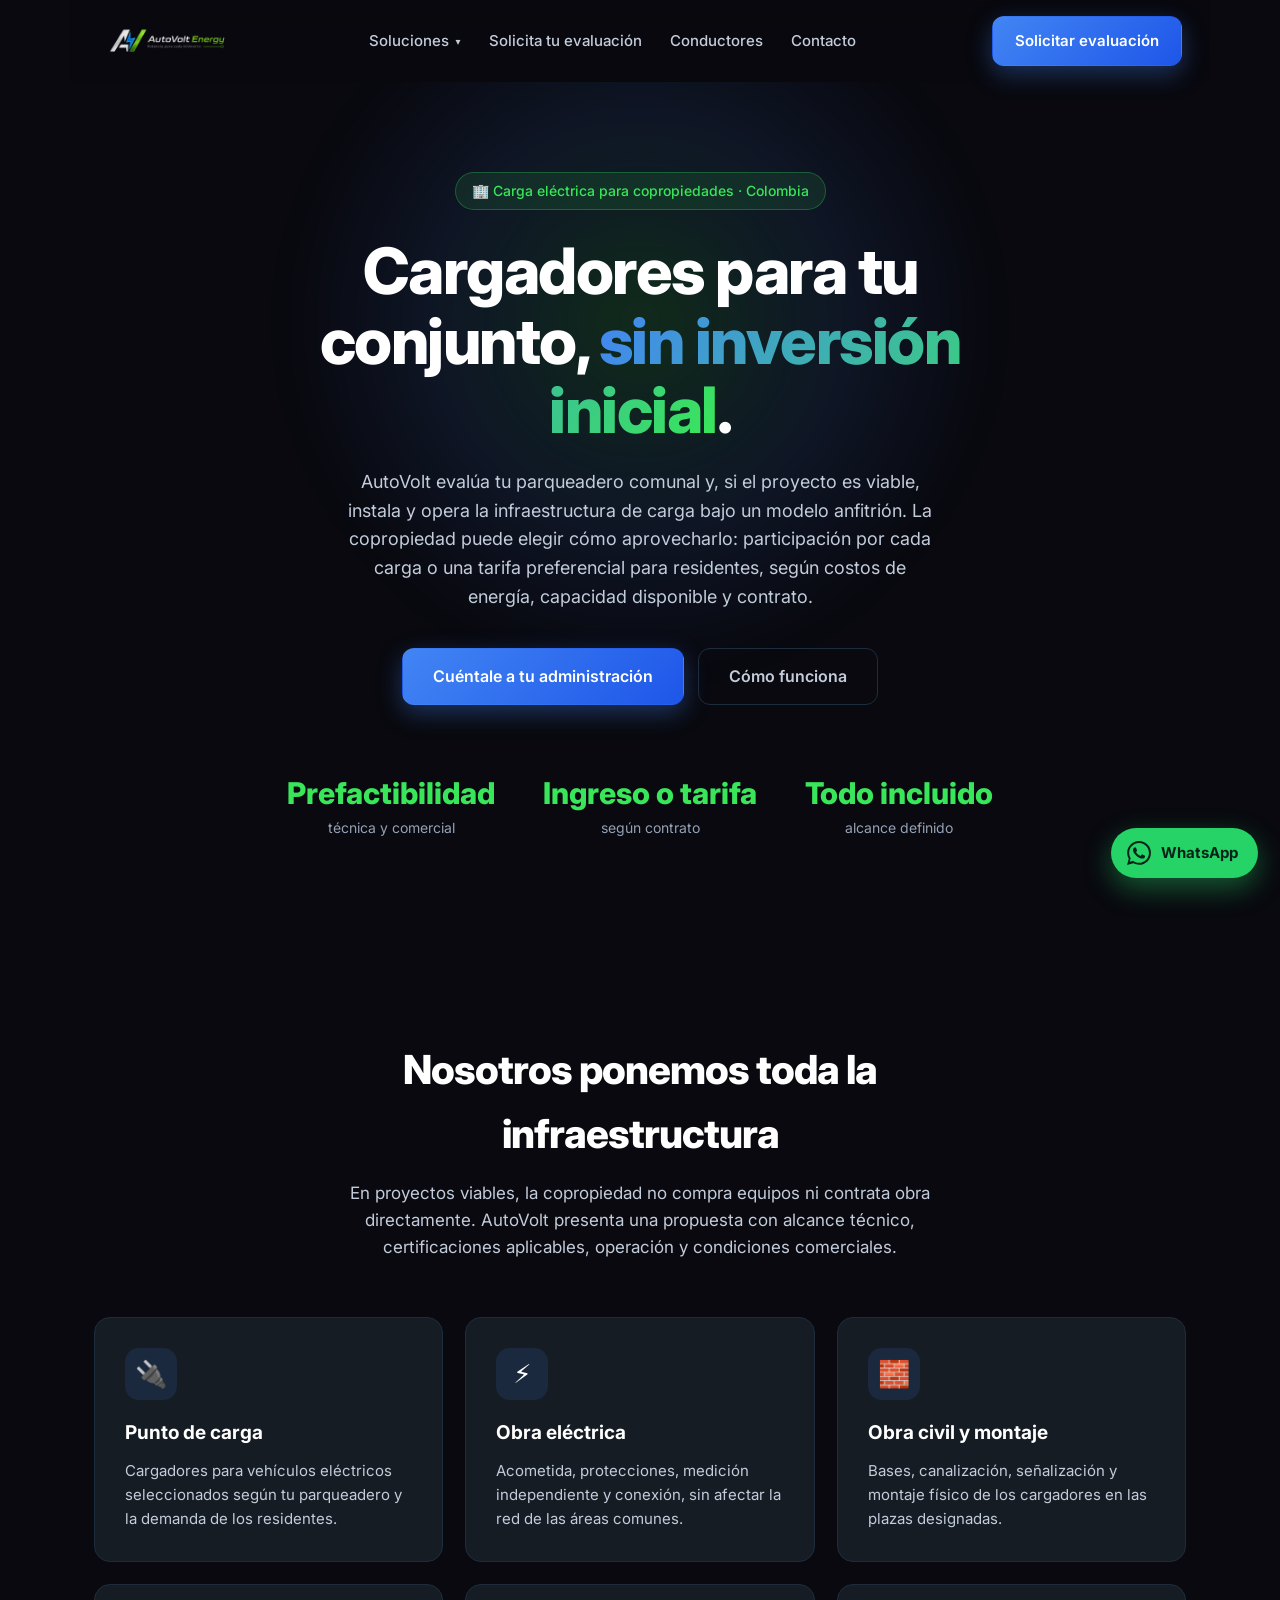
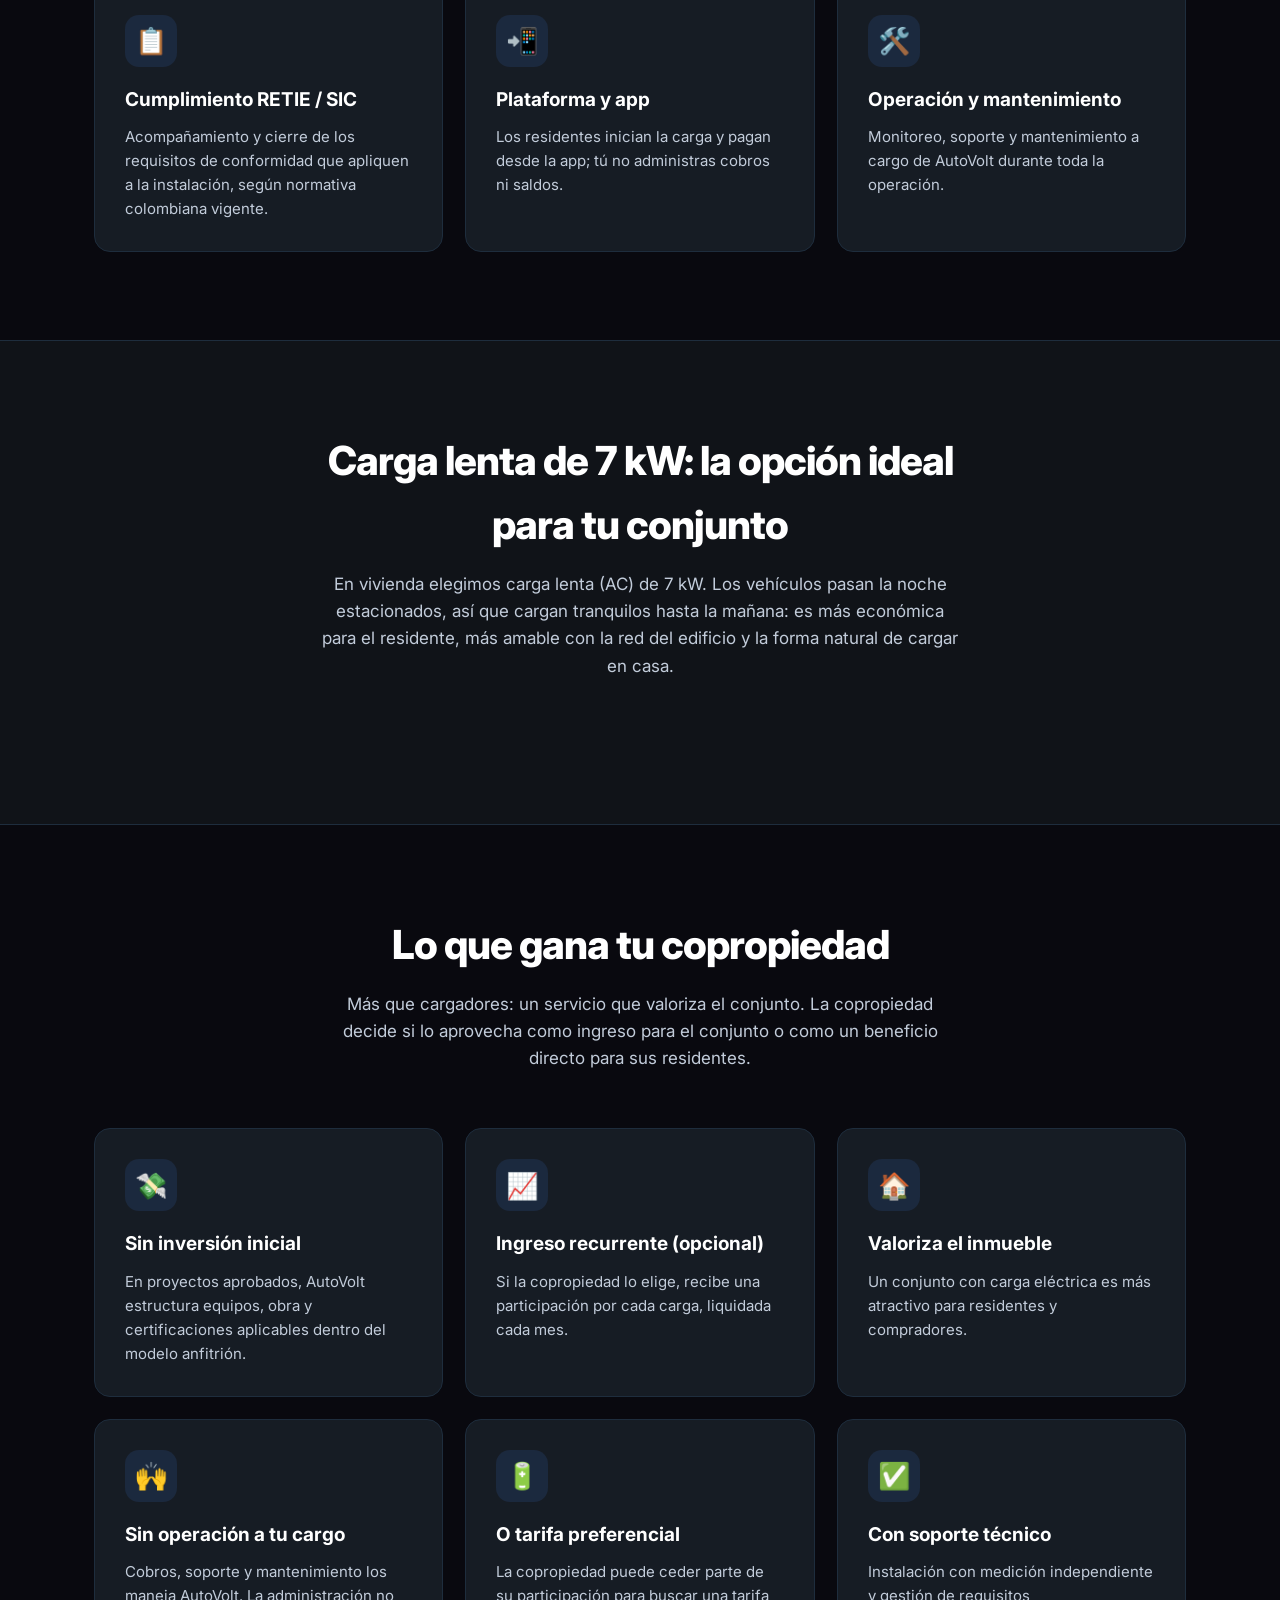
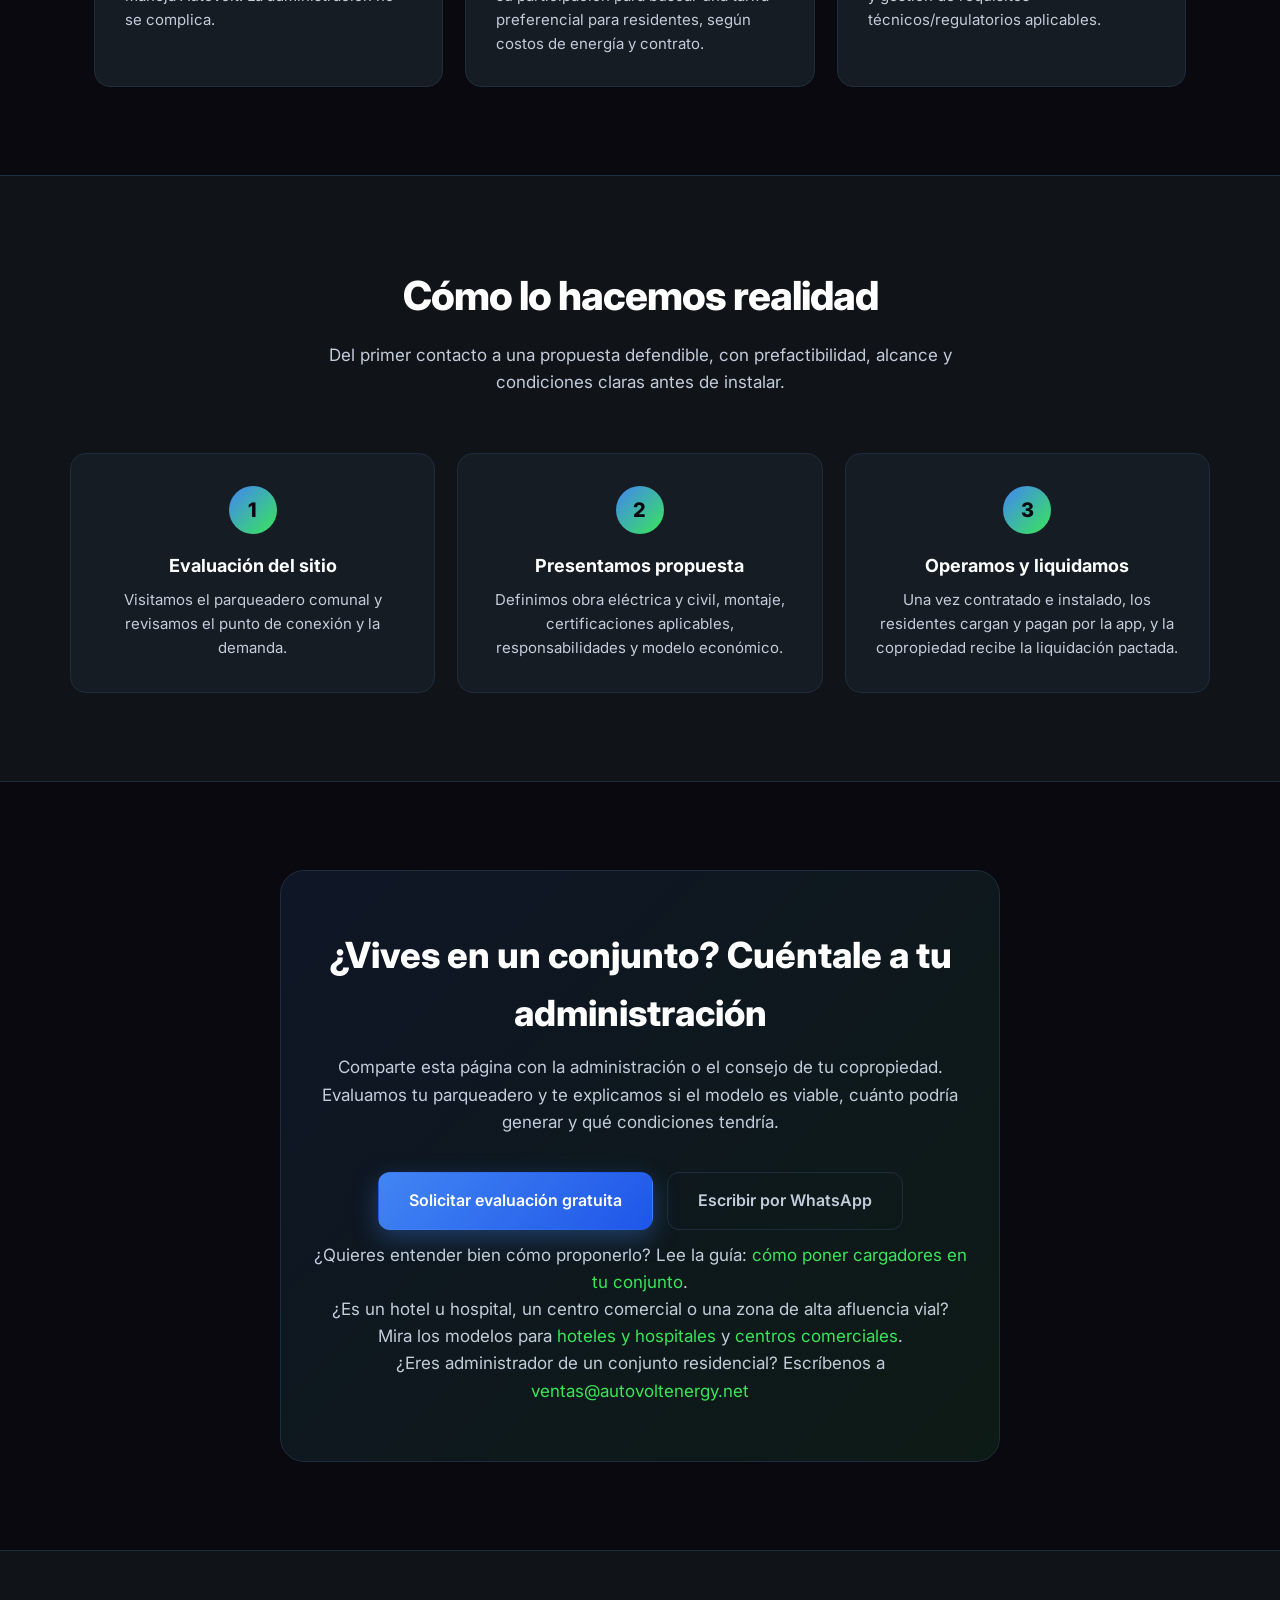
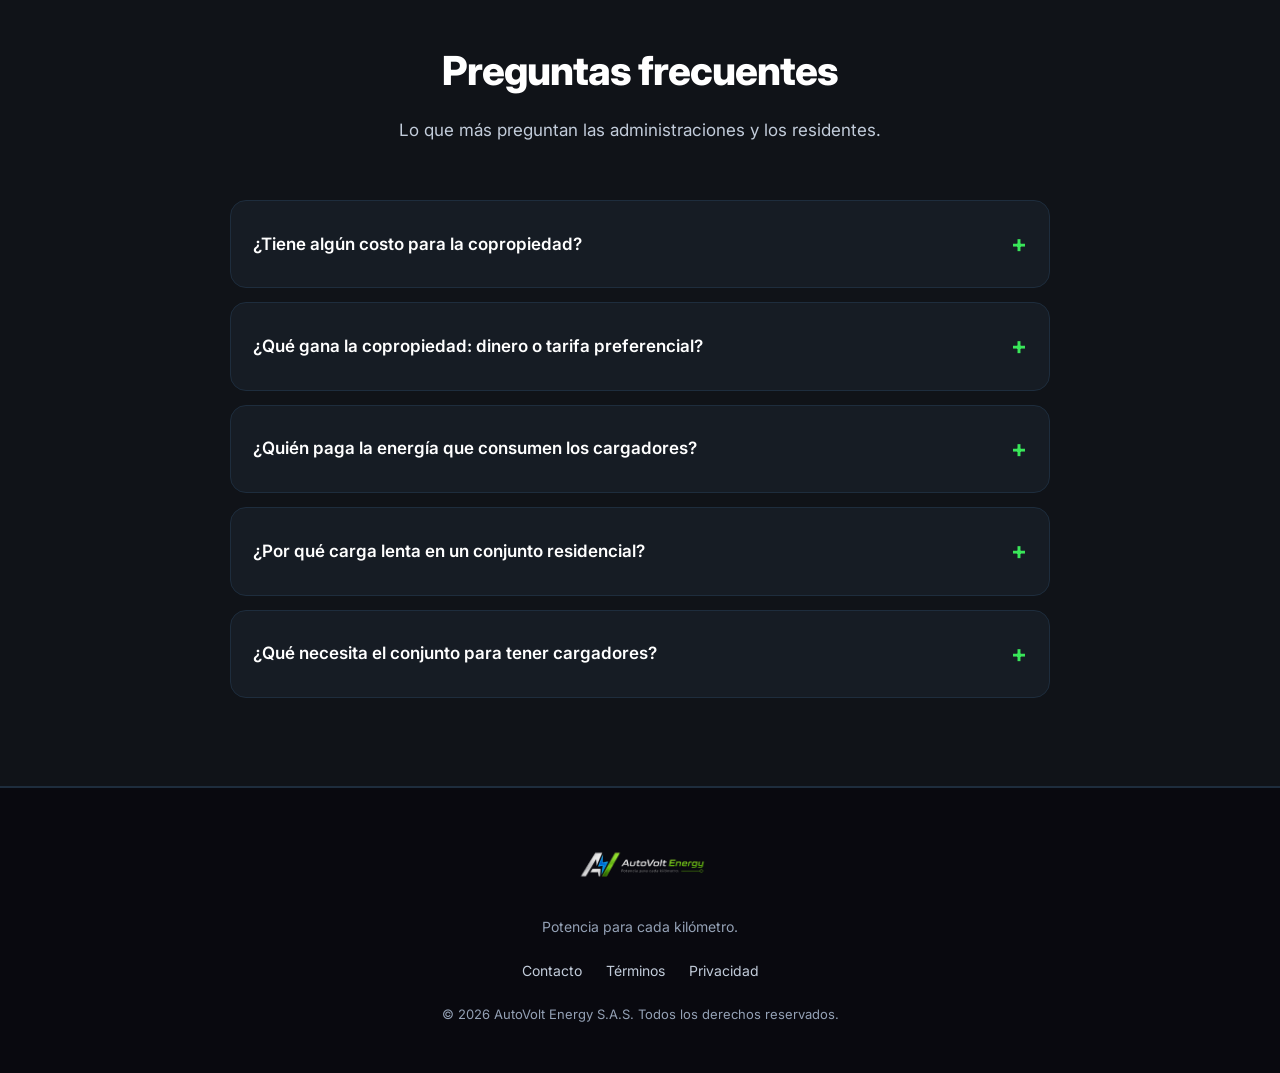
<file: cargadores-conjuntos-residenciales.html>
<!DOCTYPE html>
<html lang="es">
<head>
  <meta charset="UTF-8" />
  <meta name="viewport" content="width=device-width, initial-scale=1.0" />
  <title>Cargadores para conjuntos residenciales | AutoVolt Energy</title>
  <meta name="description" content="AutoVolt evalúa, instala y opera cargadores para vehículos eléctricos en conjuntos residenciales bajo modelo anfitrión sujeto a prefactibilidad técnica, eléctrica y contractual. Carga lenta (AC) para parqueaderos comunales, sin inversión inicial para la copropiedad." />
  <meta name="keywords" content="cargadores para conjuntos residenciales, punto de carga conjunto residencial, cargador vehículo eléctrico propiedad horizontal, carga lenta parqueadero comunal, instalar cargador carro eléctrico edificio Colombia" />
  <link rel="canonical" href="https://www.autovoltenergy.net/cargadores-conjuntos-residenciales.html" />

  <meta property="og:title" content="Cargadores para conjuntos residenciales — AutoVolt Energy" />
  <meta property="og:description" content="Evaluamos tu parqueadero y, si el proyecto es viable, instalamos y operamos cargadores bajo modelo anfitrión." />
  <meta property="og:type" content="website" />
  <meta property="og:url" content="https://www.autovoltenergy.net/cargadores-conjuntos-residenciales.html" />
  <meta property="og:image" content="https://www.autovoltenergy.net/assets/logo_4k.png" />
  <meta name="twitter:card" content="summary_large_image" />

  <link rel="icon" type="image/png" href="assets/mark.png" />
  <link rel="preconnect" href="https://fonts.googleapis.com" />
  <link rel="preconnect" href="https://fonts.gstatic.com" crossorigin />
  <link href="https://fonts.googleapis.com/css2?family=Inter:wght@400;500;600;700;800&display=swap" rel="stylesheet" />
  <link rel="stylesheet" href="styles.css" />

  <script type="application/ld+json">
  {
    "@context": "https://schema.org",
    "@type": "Service",
    "serviceType": "Instalación y operación de cargadores para vehículos eléctricos en conjuntos residenciales",
    "name": "Puntos de carga para copropiedades — AutoVolt Energy",
    "description": "AutoVolt evalúa, instala y opera infraestructura de carga en conjuntos residenciales bajo modelo anfitrión sujeto a prefactibilidad técnica, eléctrica, económica y contractual. La copropiedad puede elegir entre participación de ingresos o tarifa preferencial para residentes, según el acuerdo.",
    "provider": {
      "@type": "Organization",
      "name": "AutoVolt Energy S.A.S",
      "url": "https://www.autovoltenergy.net/"
    },
    "areaServed": { "@type": "Country", "name": "Colombia" },
    "offers": {
      "@type": "Offer",
      "price": "0",
      "priceCurrency": "COP",
      "description": "Evaluación del sitio y propuesta de modelo anfitrión sujeto a prefactibilidad y contrato."
    }
  }
  </script>
  <script type="application/ld+json">
  {
    "@context": "https://schema.org",
    "@type": "BreadcrumbList",
    "itemListElement": [
      { "@type": "ListItem", "position": 1, "name": "Inicio", "item": "https://www.autovoltenergy.net/" },
      { "@type": "ListItem", "position": 2, "name": "Cargadores para conjuntos residenciales", "item": "https://www.autovoltenergy.net/cargadores-conjuntos-residenciales.html" }
    ]
  }
  </script>
  <script type="application/ld+json">
  {
    "@context": "https://schema.org",
    "@type": "FAQPage",
    "mainEntity": [
      {
        "@type": "Question",
        "name": "¿Tiene algún costo para la copropiedad?",
        "acceptedAnswer": { "@type": "Answer", "text": "El modelo busca que la copropiedad no haga inversión inicial en los proyectos aprobados. Su aplicación depende de la prefactibilidad técnica, capacidad eléctrica, flujo esperado, permisos internos y contrato final." }
      },
      {
        "@type": "Question",
        "name": "¿Qué gana la copropiedad: dinero o tarifa preferencial?",
        "acceptedAnswer": { "@type": "Answer", "text": "Las dos opciones pueden evaluarse según el proyecto. La copropiedad puede recibir una participación por cada carga o ceder parte de ese beneficio para ofrecer una tarifa preferencial a residentes, siempre sujeto al acuerdo comercial, costos de energía y viabilidad del sitio." }
      },
      {
        "@type": "Question",
        "name": "¿Quién paga la energía que consumen los cargadores?",
        "acceptedAnswer": { "@type": "Answer", "text": "El consumo de cada carga se mide de forma independiente y se cobra a quien carga a través de la app. La forma de liquidar energía, ingresos y responsabilidades se define en el contrato de cada ubicación." }
      },
      {
        "@type": "Question",
        "name": "¿Por qué carga lenta en un conjunto residencial?",
        "acceptedAnswer": { "@type": "Answer", "text": "Porque los vehículos pasan la noche estacionados: la carga lenta (AC) suele ser suficiente, más económica para el residente y más amable con la red eléctrica del edificio. Es la forma natural de cargar en casa." }
      },
      {
        "@type": "Question",
        "name": "¿Qué necesita el conjunto para tener cargadores?",
        "acceptedAnswer": { "@type": "Answer", "text": "Se requiere espacio disponible, punto de conexión eléctrica, aprobación interna y viabilidad técnica. AutoVolt evalúa el sitio y presenta una propuesta con alcance, responsabilidades y condiciones." }
      }
    ]
  }
  </script>
</head>
<body>

  <header class="nav">
    <a href="index.html" class="nav__brand">
      <img src="assets/logo.png" alt="AutoVolt Energy" />
    </a>
    <nav class="nav__links">
      <div class="nav__dropdown">
        <button type="button" class="nav__dropbtn" aria-haspopup="true">Soluciones <span class="caret">▾</span></button>
        <div class="nav__menu">
          <a href="cargadores-conjuntos-residenciales.html" class="is-active">Conjuntos residenciales</a>
          <a href="cargadores-centros-comerciales.html">Centros comerciales y zonas de alta afluencia vial</a>
          <a href="cargadores-hoteles-hospitales.html">Hoteles y hospitales</a>
          <a href="soluciones-para-empresas.html">Empresas y operadores</a>
          <a href="software-para-electrolineras.html">Software para electrolineras</a>
        </div>
      </div>
      <a href="prefactibilidad.html">Solicita tu evaluación</a>
      <a href="index.html#conductores">Conductores</a>
      <a href="index.html#contacto">Contacto</a>
    </nav>
    <a href="prefactibilidad.html" class="btn btn--primary nav__cta">Solicitar evaluación</a>
  </header>

  <main>
    <!-- ── Hero ─────────────────────────────────────────────────────── -->
    <section class="hero">
      <div class="hero__glow"></div>
      <div class="hero__content">
        <span class="badge">🏢 Carga eléctrica para copropiedades · Colombia</span>
        <h1>Cargadores para tu conjunto, <span class="grad">sin inversión inicial</span>.</h1>
        <p class="hero__sub">
          AutoVolt evalúa tu parqueadero comunal y, si el proyecto es viable, instala
          y opera la infraestructura de carga bajo un modelo anfitrión. La copropiedad
          puede elegir cómo aprovecharlo: participación por cada carga o una tarifa
          preferencial para residentes, según costos de energía, capacidad disponible
          y contrato.
        </p>
        <div class="hero__actions">
          <a href="#contacto" class="btn btn--primary btn--lg">Cuéntale a tu administración</a>
          <a href="#como" class="btn btn--ghost btn--lg">Cómo funciona</a>
        </div>
        <div class="hero__stats">
          <div><strong>Prefactibilidad</strong><span>técnica y comercial</span></div>
          <div><strong>Ingreso o tarifa</strong><span>según contrato</span></div>
          <div><strong>Todo incluido</strong><span>alcance definido</span></div>
        </div>
      </div>
    </section>

    <!-- ── Qué ponemos ──────────────────────────────────────────────── -->
    <section class="section">
      <div class="section__head">
        <h2>Nosotros ponemos toda la infraestructura</h2>
        <p>En proyectos viables, la copropiedad no compra equipos ni contrata obra directamente. AutoVolt presenta una propuesta con alcance técnico, certificaciones aplicables, operación y condiciones comerciales.</p>
      </div>
      <div class="grid grid--3">
        <article class="card">
          <div class="card__icon">🔌</div>
          <h3>Punto de carga</h3>
          <p>Cargadores para vehículos eléctricos seleccionados según tu parqueadero y la demanda de los residentes.</p>
        </article>
        <article class="card">
          <div class="card__icon">⚡</div>
          <h3>Obra eléctrica</h3>
          <p>Acometida, protecciones, medición independiente y conexión, sin afectar la red de las áreas comunes.</p>
        </article>
        <article class="card">
          <div class="card__icon">🧱</div>
          <h3>Obra civil y montaje</h3>
          <p>Bases, canalización, señalización y montaje físico de los cargadores en las plazas designadas.</p>
        </article>
        <article class="card">
          <div class="card__icon">📋</div>
          <h3>Cumplimiento RETIE / SIC</h3>
          <p>Acompañamiento y cierre de los requisitos de conformidad que apliquen a la instalación, según normativa colombiana vigente.</p>
        </article>
        <article class="card">
          <div class="card__icon">📲</div>
          <h3>Plataforma y app</h3>
          <p>Los residentes inician la carga y pagan desde la app; tú no administras cobros ni saldos.</p>
        </article>
        <article class="card">
          <div class="card__icon">🛠️</div>
          <h3>Operación y mantenimiento</h3>
          <p>Monitoreo, soporte y mantenimiento a cargo de AutoVolt durante toda la operación.</p>
        </article>
      </div>
    </section>

    <!-- ── Carga lenta para vivienda ────────────────────────────────── -->
    <section class="section section--alt">
      <div class="section__head">
        <h2>Carga lenta de 7 kW: la opción ideal para tu conjunto</h2>
        <p>En vivienda elegimos carga lenta (AC) de 7 kW. Los vehículos pasan la noche estacionados, así que cargan tranquilos hasta la mañana: es más económica para el residente, más amable con la red del edificio y la forma natural de cargar en casa.</p>
      </div>
    </section>

    <!-- ── Beneficios copropiedad ───────────────────────────────────── -->
    <section class="section">
      <div class="section__head">
        <h2>Lo que gana tu copropiedad</h2>
        <p>Más que cargadores: un servicio que valoriza el conjunto. La copropiedad decide si lo aprovecha como ingreso para el conjunto o como un beneficio directo para sus residentes.</p>
      </div>
      <div class="grid grid--3">
        <article class="card card--service">
          <div class="card__icon">💸</div>
          <h3>Sin inversión inicial</h3>
          <p>En proyectos aprobados, AutoVolt estructura equipos, obra y certificaciones aplicables dentro del modelo anfitrión.</p>
        </article>
        <article class="card card--service">
          <div class="card__icon">📈</div>
          <h3>Ingreso recurrente (opcional)</h3>
          <p>Si la copropiedad lo elige, recibe una participación por cada carga, liquidada cada mes.</p>
        </article>
        <article class="card card--service">
          <div class="card__icon">🏠</div>
          <h3>Valoriza el inmueble</h3>
          <p>Un conjunto con carga eléctrica es más atractivo para residentes y compradores.</p>
        </article>
        <article class="card card--service">
          <div class="card__icon">🙌</div>
          <h3>Sin operación a tu cargo</h3>
          <p>Cobros, soporte y mantenimiento los maneja AutoVolt. La administración no se complica.</p>
        </article>
        <article class="card card--service">
          <div class="card__icon">🔋</div>
          <h3>O tarifa preferencial</h3>
          <p>La copropiedad puede ceder parte de su participación para buscar una tarifa preferencial para residentes, según costos de energía y contrato.</p>
        </article>
        <article class="card card--service">
          <div class="card__icon">✅</div>
          <h3>Con soporte técnico</h3>
          <p>Instalación con medición independiente y gestión de requisitos técnicos/regulatorios aplicables.</p>
        </article>
      </div>
    </section>

    <!-- ── Cómo funciona ────────────────────────────────────────────── -->
    <section id="como" class="section section--alt">
      <div class="section__head">
        <h2>Cómo lo hacemos realidad</h2>
        <p>Del primer contacto a una propuesta defendible, con prefactibilidad, alcance y condiciones claras antes de instalar.</p>
      </div>
      <div class="grid grid--3 steps">
        <article class="step">
          <span class="step__num">1</span>
          <h3>Evaluación del sitio</h3>
          <p>Visitamos el parqueadero comunal y revisamos el punto de conexión y la demanda.</p>
        </article>
        <article class="step">
          <span class="step__num">2</span>
          <h3>Presentamos propuesta</h3>
          <p>Definimos obra eléctrica y civil, montaje, certificaciones aplicables, responsabilidades y modelo económico.</p>
        </article>
        <article class="step">
          <span class="step__num">3</span>
          <h3>Operamos y liquidamos</h3>
          <p>Una vez contratado e instalado, los residentes cargan y pagan por la app, y la copropiedad recibe la liquidación pactada.</p>
        </article>
      </div>
    </section>

    <!-- ── CTA ──────────────────────────────────────────────────────── -->
    <section id="contacto" class="section download">
      <div class="download__inner">
        <h2>¿Vives en un conjunto? Cuéntale a tu administración</h2>
        <p>Comparte esta página con la administración o el consejo de tu copropiedad. Evaluamos tu parqueadero y te explicamos si el modelo es viable, cuánto podría generar y qué condiciones tendría.</p>
        <div class="hero__actions" style="justify-content:center;">
          <a href="prefactibilidad.html" class="btn btn--primary btn--lg">Solicitar evaluación gratuita</a>
          <a href="https://wa.me/573144907237?text=Hola%2C%20vivo%20en%20un%20conjunto%20residencial%20y%20quiero%20informaci%C3%B3n%20sobre%20cargadores%20el%C3%A9ctricos%20sin%20costo%20para%20la%20copropiedad" target="_blank" rel="noopener" class="btn btn--ghost btn--lg">Escribir por WhatsApp</a>
        </div>
        <p class="download__note">¿Quieres entender bien cómo proponerlo? Lee la guía: <a href="como-poner-cargadores-en-mi-conjunto.html">cómo poner cargadores en tu conjunto</a>.<br>¿Es un hotel u hospital, un centro comercial o una zona de alta afluencia vial? Mira los modelos para <a href="cargadores-hoteles-hospitales.html">hoteles y hospitales</a> y <a href="cargadores-centros-comerciales.html">centros comerciales</a>.<br>¿Eres administrador de un conjunto residencial? Escríbenos a <a href="mailto:ventas@autovoltenergy.net">ventas@autovoltenergy.net</a></p>
      </div>
    </section>

    <!-- ── FAQ ──────────────────────────────────────────────────────── -->
    <section class="section section--alt">
      <div class="section__head">
        <h2>Preguntas frecuentes</h2>
        <p>Lo que más preguntan las administraciones y los residentes.</p>
      </div>
      <div class="faq">
        <details class="faq__item">
          <summary>¿Tiene algún costo para la copropiedad?</summary>
          <p>El modelo busca que la copropiedad no haga inversión inicial en los proyectos aprobados. Su aplicación depende de la prefactibilidad técnica, capacidad eléctrica, flujo esperado, permisos internos y contrato final.</p>
        </details>
        <details class="faq__item">
          <summary>¿Qué gana la copropiedad: dinero o tarifa preferencial?</summary>
          <p>Las dos opciones pueden evaluarse según el proyecto. La copropiedad puede recibir una participación por cada carga o ceder parte de ese beneficio para ofrecer una tarifa preferencial a residentes, siempre sujeto al acuerdo comercial, costos de energía y viabilidad del sitio.</p>
        </details>
        <details class="faq__item">
          <summary>¿Quién paga la energía que consumen los cargadores?</summary>
          <p>El consumo de cada carga se mide de forma independiente y se cobra a quien carga a través de la app. La forma de liquidar energía, ingresos y responsabilidades se define en el contrato de cada ubicación.</p>
        </details>
        <details class="faq__item">
          <summary>¿Por qué carga lenta en un conjunto residencial?</summary>
          <p>Porque los vehículos pasan la noche estacionados: la carga lenta (AC) suele ser suficiente, más económica para el residente y más amable con la red eléctrica del edificio. Es la forma natural de cargar en casa.</p>
        </details>
        <details class="faq__item">
          <summary>¿Qué necesita el conjunto para tener cargadores?</summary>
          <p>Se requiere espacio disponible, punto de conexión eléctrica, aprobación interna y viabilidad técnica. AutoVolt evalúa el sitio y presenta una propuesta con alcance, responsabilidades y condiciones.</p>
        </details>
      </div>
    </section>
  </main>

  <footer class="footer">
    <div class="footer__inner">
      <img src="assets/logo.png" alt="AutoVolt Energy" class="footer__logo" />
      <p class="footer__tag">Potencia para cada kilómetro.</p>
      <nav class="footer__links">
        <a href="index.html#contacto">Contacto</a>
        <a href="terminos.html">Términos</a>
        <a href="privacidad.html">Privacidad</a>
      </nav>
      <p class="footer__copy">© <span id="year"></span> AutoVolt Energy S.A.S. Todos los derechos reservados.</p>
    </div>
  </footer>

  <a class="wa-fab" href="https://wa.me/573144907237?text=Hola%2C%20quiero%20informaci%C3%B3n%20sobre%20cargadores%20para%20mi%20conjunto%20residencial" target="_blank" rel="noopener" aria-label="Escríbenos por WhatsApp">
    <svg viewBox="0 0 24 24" fill="currentColor" aria-hidden="true"><path d="M.057 24l1.687-6.163a11.867 11.867 0 01-1.587-5.945C.16 5.335 5.495 0 12.05 0a11.82 11.82 0 018.413 3.488 11.82 11.82 0 013.48 8.414c-.003 6.557-5.338 11.892-11.893 11.892a11.9 11.9 0 01-5.688-1.448L.057 24zm6.597-3.807c1.676.995 3.276 1.591 5.392 1.592 5.448 0 9.886-4.434 9.889-9.885.002-5.462-4.415-9.89-9.881-9.892-5.452 0-9.887 4.434-9.889 9.884a9.86 9.86 0 001.515 5.26l-.999 3.648 3.742-.981zm11.387-5.464c-.074-.124-.272-.198-.57-.347-.297-.149-1.758-.868-2.031-.967-.272-.099-.47-.149-.669.149-.198.297-.768.967-.941 1.165-.173.198-.347.223-.644.074-.297-.149-1.255-.462-2.39-1.475-.883-.788-1.48-1.761-1.653-2.059-.173-.297-.018-.458.13-.606.134-.133.297-.347.446-.521.151-.172.2-.296.3-.495.099-.198.05-.372-.025-.521-.075-.148-.669-1.611-.916-2.206-.242-.579-.487-.501-.669-.51l-.57-.01c-.198 0-.52.074-.792.372s-1.04 1.016-1.04 2.479 1.065 2.876 1.213 3.074c.149.198 2.095 3.2 5.076 4.487.71.306 1.263.489 1.694.626.712.226 1.36.194 1.872.118.571-.085 1.758-.719 2.006-1.413.248-.695.248-1.29.173-1.414z"/></svg>
    <span>WhatsApp</span>
  </a>

  <script>document.getElementById('year').textContent = new Date().getFullYear();</script>
</body>
</html>
</file>
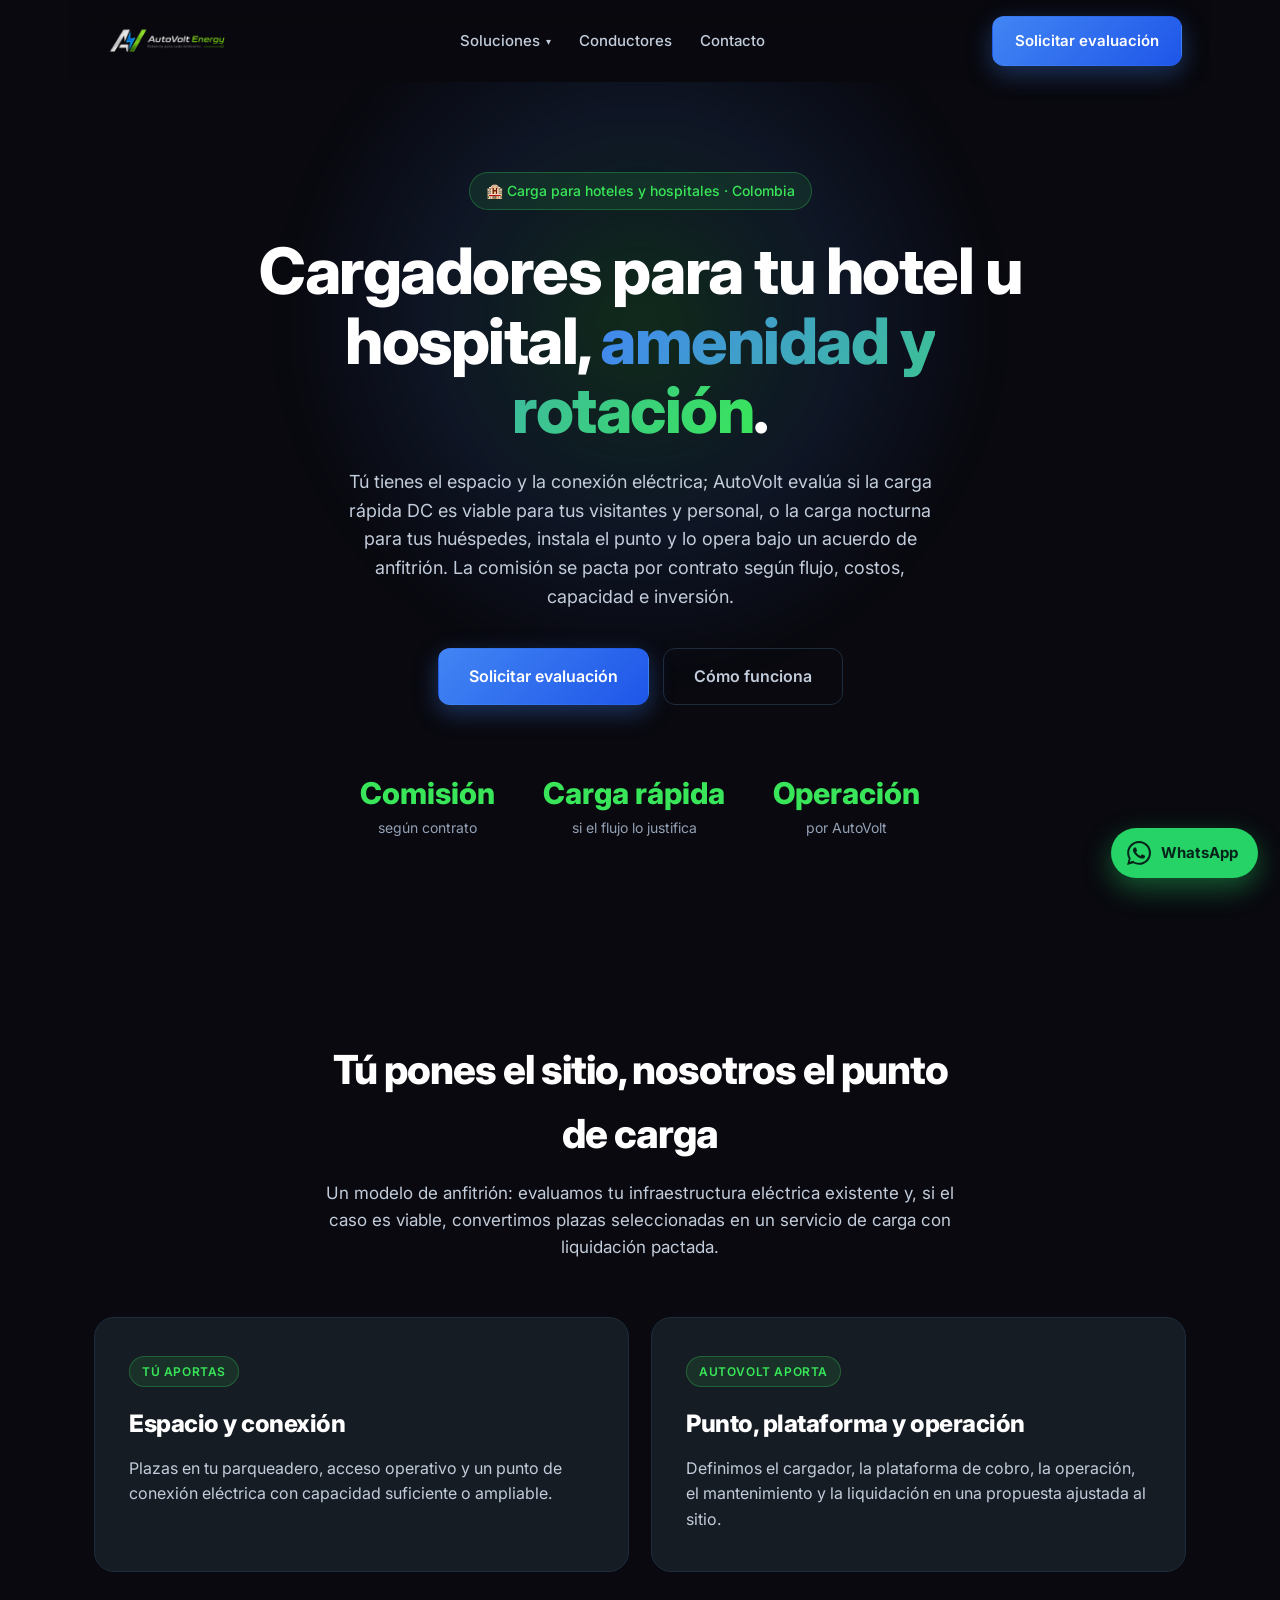
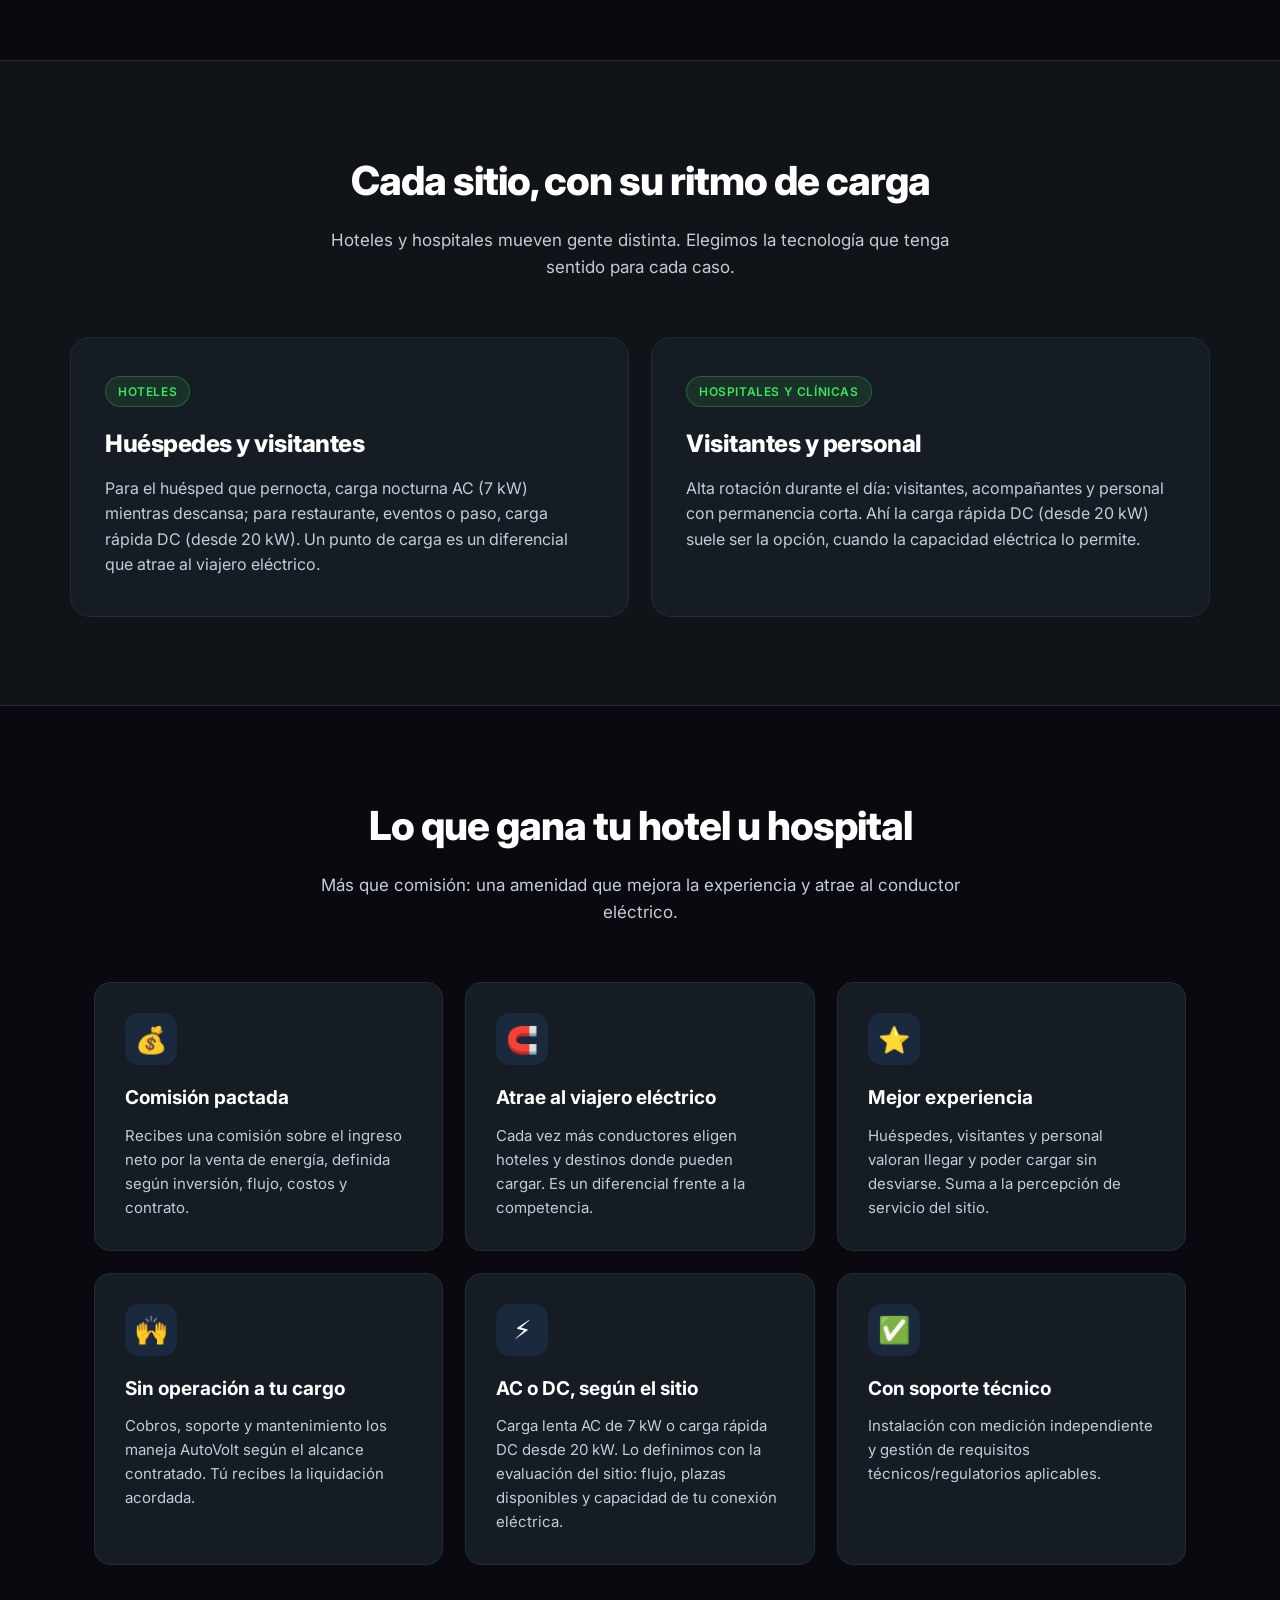
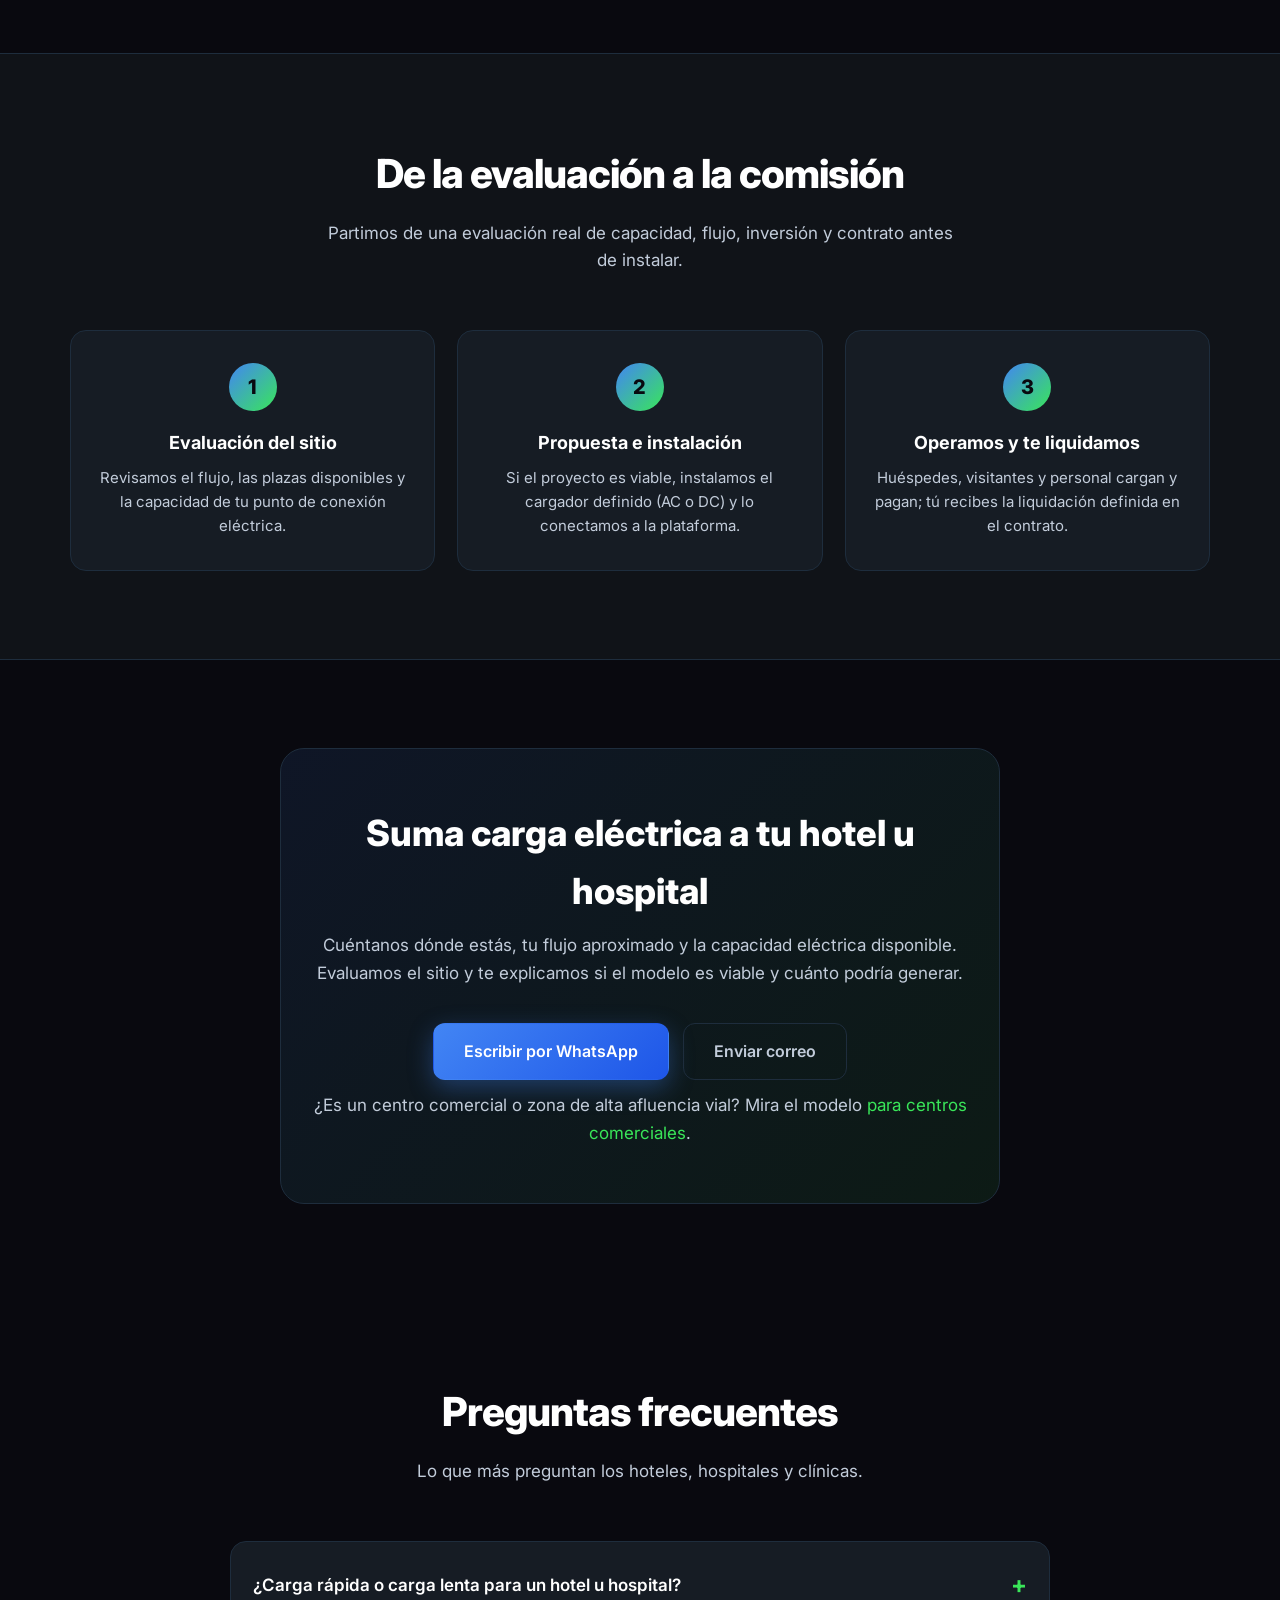
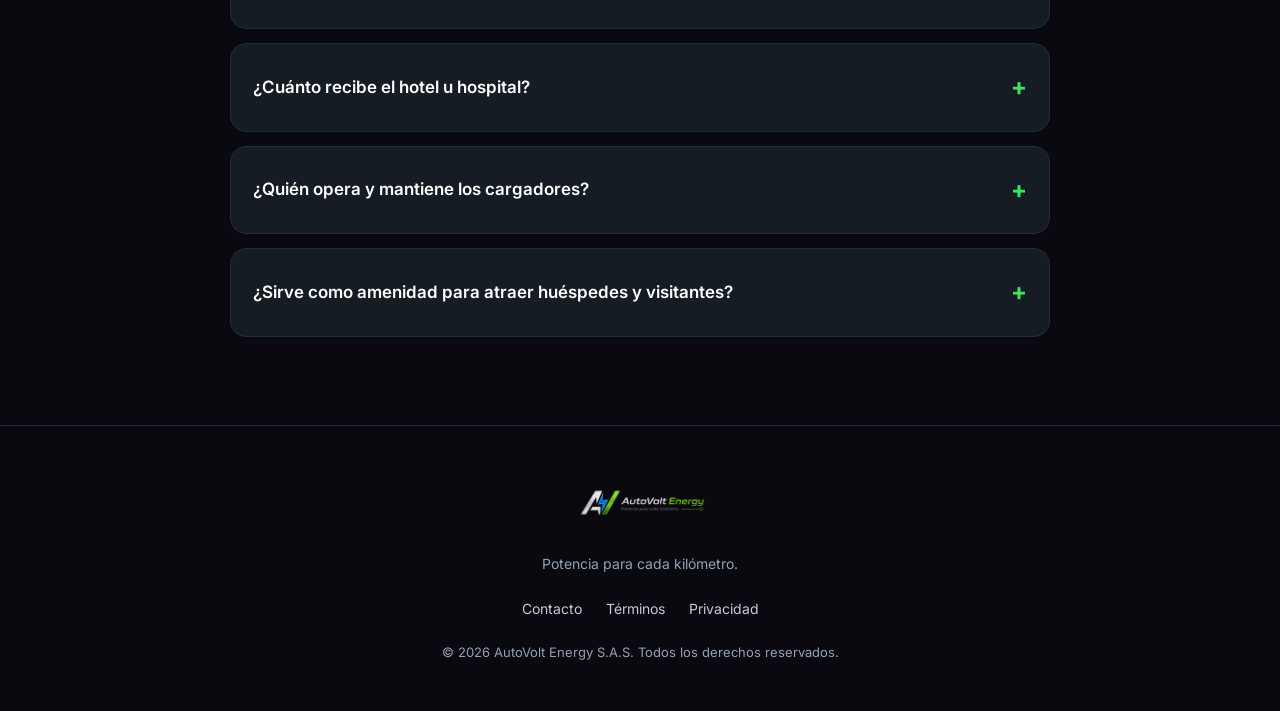
<file: cargadores-hoteles-hospitales.html>
<!DOCTYPE html>
<html lang="es">
<head>
  <meta charset="UTF-8" />
  <meta name="viewport" content="width=device-width, initial-scale=1.0" />
  <title>Cargadores para hoteles y hospitales | Carga rápida — AutoVolt Energy</title>
  <meta name="description" content="¿Tienes un hotel u hospital? AutoVolt evalúa, instala y opera puntos de carga para vehículos eléctricos —carga rápida DC para visitantes y carga nocturna para huéspedes— bajo modelo anfitrión. La comisión se define por contrato." />
  <meta name="keywords" content="cargadores para hoteles, cargadores para hospitales, carga rápida hotel, punto de carga clínica, estación de carga huéspedes, carga vehículo eléctrico visitantes, modelo anfitrión carga eléctrica Colombia" />
  <link rel="canonical" href="https://www.autovoltenergy.net/cargadores-hoteles-hospitales.html" />

  <meta property="og:title" content="Cargadores para hoteles y hospitales — AutoVolt Energy" />
  <meta property="og:description" content="Carga para huéspedes, visitantes y personal bajo modelo anfitrión: evaluamos, instalamos y operamos. Carga rápida DC donde el flujo lo justifica." />
  <meta property="og:type" content="website" />
  <meta property="og:url" content="https://www.autovoltenergy.net/cargadores-hoteles-hospitales.html" />
  <meta property="og:image" content="https://www.autovoltenergy.net/assets/logo_4k.png" />
  <meta name="twitter:card" content="summary_large_image" />

  <link rel="icon" type="image/png" href="assets/mark.png" />
  <link rel="preconnect" href="https://fonts.googleapis.com" />
  <link rel="preconnect" href="https://fonts.gstatic.com" crossorigin />
  <link href="https://fonts.googleapis.com/css2?family=Inter:wght@400;500;600;700;800&display=swap" rel="stylesheet" />
  <link rel="stylesheet" href="styles.css" />

  <script type="application/ld+json">
  {
    "@context": "https://schema.org",
    "@type": "Service",
    "serviceType": "Instalación y operación de cargadores para vehículos eléctricos en hoteles y hospitales",
    "name": "Cargadores para hoteles y hospitales — AutoVolt Energy",
    "description": "El hotel u hospital aporta el espacio y la conexión eléctrica; AutoVolt evalúa, instala y opera puntos de carga —rápida DC para visitantes y personal, o nocturna AC para huéspedes— cuando la capacidad, el flujo y el contrato lo justifican. El anfitrión puede recibir una comisión sobre el ingreso neto según el acuerdo.",
    "provider": {
      "@type": "Organization",
      "name": "AutoVolt Energy S.A.S",
      "url": "https://www.autovoltenergy.net/"
    },
    "areaServed": { "@type": "Country", "name": "Colombia" },
    "offers": {
      "@type": "Offer",
      "priceCurrency": "COP",
      "description": "Modelo anfitrión con comisión y operación definida por contrato, sujeto a prefactibilidad técnica, eléctrica y comercial."
    }
  }
  </script>
  <script type="application/ld+json">
  {
    "@context": "https://schema.org",
    "@type": "BreadcrumbList",
    "itemListElement": [
      { "@type": "ListItem", "position": 1, "name": "Inicio", "item": "https://www.autovoltenergy.net/" },
      { "@type": "ListItem", "position": 2, "name": "Cargadores para hoteles y hospitales", "item": "https://www.autovoltenergy.net/cargadores-hoteles-hospitales.html" }
    ]
  }
  </script>
  <script type="application/ld+json">
  {
    "@context": "https://schema.org",
    "@type": "FAQPage",
    "mainEntity": [
      {
        "@type": "Question",
        "name": "¿Carga rápida o carga lenta para un hotel u hospital?",
        "acceptedAnswer": { "@type": "Answer", "text": "Depende del uso. Para visitantes y personal con permanencia corta —típico en hospitales y zonas de alta rotación— suele tener sentido la carga rápida DC (desde 20 kW). Para huéspedes que pernoctan en un hotel, la carga lenta AC (7 kW) puede ser suficiente y más económica. Lo confirmamos con la evaluación del sitio: capacidad eléctrica, flujo, plazas y caso de negocio." }
      },
      {
        "@type": "Question",
        "name": "¿Cuánto recibe el hotel u hospital?",
        "acceptedAnswer": { "@type": "Answer", "text": "El anfitrión puede recibir una comisión sobre el ingreso neto por la venta de energía. El porcentaje se define por contrato y depende del flujo, la cantidad de puntos, los costos de energía, la inversión requerida y las condiciones del sitio." }
      },
      {
        "@type": "Question",
        "name": "¿Quién opera y mantiene los cargadores?",
        "acceptedAnswer": { "@type": "Answer", "text": "En el modelo anfitrión, AutoVolt asume la operación técnica, el cobro y el mantenimiento acordados. El hotel u hospital no tiene que operar nada; recibe la liquidación según las reglas pactadas en el contrato." }
      },
      {
        "@type": "Question",
        "name": "¿Sirve como amenidad para atraer huéspedes y visitantes?",
        "acceptedAnswer": { "@type": "Answer", "text": "Sí. Cada vez más conductores eligen hoteles y destinos donde pueden cargar su vehículo eléctrico, y un punto de carga es un diferencial frente a la competencia. En hospitales, mejora la experiencia de visitantes y personal que llegan en vehículo eléctrico." }
      }
    ]
  }
  </script>
</head>
<body>

  <header class="nav">
    <a href="index.html" class="nav__brand">
      <img src="assets/logo.png" alt="AutoVolt Energy" />
    </a>
    <nav class="nav__links">
      <div class="nav__dropdown">
        <button type="button" class="nav__dropbtn" aria-haspopup="true">Soluciones <span class="caret">▾</span></button>
        <div class="nav__menu">
          <a href="cargadores-conjuntos-residenciales.html">Conjuntos residenciales</a>
          <a href="cargadores-centros-comerciales.html">Centros comerciales y zonas de alta afluencia vial</a>
          <a href="cargadores-hoteles-hospitales.html" class="is-active">Hoteles y hospitales</a>
          <a href="soluciones-para-empresas.html">Empresas y operadores</a>
          <a href="software-para-electrolineras.html">Software para electrolineras</a>
        </div>
      </div>
      <a href="index.html#conductores">Conductores</a>
      <a href="index.html#contacto">Contacto</a>
    </nav>
    <a href="#contacto" class="btn btn--primary nav__cta">Solicitar evaluación</a>
  </header>

  <main>
    <!-- ── Hero ─────────────────────────────────────────────────────── -->
    <section class="hero">
      <div class="hero__glow"></div>
      <div class="hero__content">
        <span class="badge">🏨 Carga para hoteles y hospitales · Colombia</span>
        <h1>Cargadores para tu hotel u hospital, <span class="grad">amenidad y rotación</span>.</h1>
        <p class="hero__sub">
          Tú tienes el espacio y la conexión eléctrica; AutoVolt evalúa si la carga
          rápida DC es viable para tus visitantes y personal, o la carga nocturna para
          tus huéspedes, instala el punto y lo opera bajo un acuerdo de anfitrión.
          La comisión se pacta por contrato según flujo, costos, capacidad e inversión.
        </p>
        <div class="hero__actions">
          <a href="#contacto" class="btn btn--primary btn--lg">Solicitar evaluación</a>
          <a href="#como" class="btn btn--ghost btn--lg">Cómo funciona</a>
        </div>
        <div class="hero__stats">
          <div><strong>Comisión</strong><span>según contrato</span></div>
          <div><strong>Carga rápida</strong><span>si el flujo lo justifica</span></div>
          <div><strong>Operación</strong><span>por AutoVolt</span></div>
        </div>
      </div>
    </section>

    <!-- ── Cómo funciona el modelo ──────────────────────────────────── -->
    <section class="section">
      <div class="section__head">
        <h2>Tú pones el sitio, nosotros el punto de carga</h2>
        <p>Un modelo de anfitrión: evaluamos tu infraestructura eléctrica existente y, si el caso es viable, convertimos plazas seleccionadas en un servicio de carga con liquidación pactada.</p>
      </div>
      <div class="audience audience--2">
        <article class="audience__card">
          <span class="audience__tag">Tú aportas</span>
          <h3>Espacio y conexión</h3>
          <p>Plazas en tu parqueadero, acceso operativo y un punto de conexión eléctrica con capacidad suficiente o ampliable.</p>
        </article>
        <article class="audience__card">
          <span class="audience__tag">AutoVolt aporta</span>
          <h3>Punto, plataforma y operación</h3>
          <p>Definimos el cargador, la plataforma de cobro, la operación, el mantenimiento y la liquidación en una propuesta ajustada al sitio.</p>
        </article>
      </div>
    </section>

    <!-- ── Hoteles vs hospitales ────────────────────────────────────── -->
    <section class="section section--alt">
      <div class="section__head">
        <h2>Cada sitio, con su ritmo de carga</h2>
        <p>Hoteles y hospitales mueven gente distinta. Elegimos la tecnología que tenga sentido para cada caso.</p>
      </div>
      <div class="audience audience--2">
        <article class="audience__card">
          <span class="audience__tag">Hoteles</span>
          <h3>Huéspedes y visitantes</h3>
          <p>Para el huésped que pernocta, carga nocturna AC (7 kW) mientras descansa; para restaurante, eventos o paso, carga rápida DC (desde 20 kW). Un punto de carga es un diferencial que atrae al viajero eléctrico.</p>
        </article>
        <article class="audience__card">
          <span class="audience__tag">Hospitales y clínicas</span>
          <h3>Visitantes y personal</h3>
          <p>Alta rotación durante el día: visitantes, acompañantes y personal con permanencia corta. Ahí la carga rápida DC (desde 20 kW) suele ser la opción, cuando la capacidad eléctrica lo permite.</p>
        </article>
      </div>
    </section>

    <!-- ── Lo que ganas ─────────────────────────────────────────────── -->
    <section class="section">
      <div class="section__head">
        <h2>Lo que gana tu hotel u hospital</h2>
        <p>Más que comisión: una amenidad que mejora la experiencia y atrae al conductor eléctrico.</p>
      </div>
      <div class="grid grid--3">
        <article class="card card--service">
          <div class="card__icon">💰</div>
          <h3>Comisión pactada</h3>
          <p>Recibes una comisión sobre el ingreso neto por la venta de energía, definida según inversión, flujo, costos y contrato.</p>
        </article>
        <article class="card card--service">
          <div class="card__icon">🧲</div>
          <h3>Atrae al viajero eléctrico</h3>
          <p>Cada vez más conductores eligen hoteles y destinos donde pueden cargar. Es un diferencial frente a la competencia.</p>
        </article>
        <article class="card card--service">
          <div class="card__icon">⭐</div>
          <h3>Mejor experiencia</h3>
          <p>Huéspedes, visitantes y personal valoran llegar y poder cargar sin desviarse. Suma a la percepción de servicio del sitio.</p>
        </article>
        <article class="card card--service">
          <div class="card__icon">🙌</div>
          <h3>Sin operación a tu cargo</h3>
          <p>Cobros, soporte y mantenimiento los maneja AutoVolt según el alcance contratado. Tú recibes la liquidación acordada.</p>
        </article>
        <article class="card card--service">
          <div class="card__icon">⚡</div>
          <h3>AC o DC, según el sitio</h3>
          <p>Carga lenta AC de 7 kW o carga rápida DC desde 20 kW. Lo definimos con la evaluación del sitio: flujo, plazas disponibles y capacidad de tu conexión eléctrica.</p>
        </article>
        <article class="card card--service">
          <div class="card__icon">✅</div>
          <h3>Con soporte técnico</h3>
          <p>Instalación con medición independiente y gestión de requisitos técnicos/regulatorios aplicables.</p>
        </article>
      </div>
    </section>

    <!-- ── Cómo funciona (pasos) ────────────────────────────────────── -->
    <section id="como" class="section section--alt">
      <div class="section__head">
        <h2>De la evaluación a la comisión</h2>
        <p>Partimos de una evaluación real de capacidad, flujo, inversión y contrato antes de instalar.</p>
      </div>
      <div class="grid grid--3 steps">
        <article class="step">
          <span class="step__num">1</span>
          <h3>Evaluación del sitio</h3>
          <p>Revisamos el flujo, las plazas disponibles y la capacidad de tu punto de conexión eléctrica.</p>
        </article>
        <article class="step">
          <span class="step__num">2</span>
          <h3>Propuesta e instalación</h3>
          <p>Si el proyecto es viable, instalamos el cargador definido (AC o DC) y lo conectamos a la plataforma.</p>
        </article>
        <article class="step">
          <span class="step__num">3</span>
          <h3>Operamos y te liquidamos</h3>
          <p>Huéspedes, visitantes y personal cargan y pagan; tú recibes la liquidación definida en el contrato.</p>
        </article>
      </div>
    </section>

    <!-- ── CTA ──────────────────────────────────────────────────────── -->
    <section id="contacto" class="section download">
      <div class="download__inner">
        <h2>Suma carga eléctrica a tu hotel u hospital</h2>
        <p>Cuéntanos dónde estás, tu flujo aproximado y la capacidad eléctrica disponible. Evaluamos el sitio y te explicamos si el modelo es viable y cuánto podría generar.</p>
        <div class="hero__actions" style="justify-content:center;">
          <a href="https://wa.me/573144907237?text=Hola%2C%20tengo%20un%20hotel%20u%20hospital%20y%20quiero%20informaci%C3%B3n%20sobre%20cargadores%20el%C3%A9ctricos" target="_blank" rel="noopener" class="btn btn--primary btn--lg">Escribir por WhatsApp</a>
          <a href="mailto:ventas@autovoltenergy.net?subject=Cargadores%20para%20hotel%20u%20hospital" class="btn btn--ghost btn--lg">Enviar correo</a>
        </div>
        <p class="download__note">¿Es un centro comercial o zona de alta afluencia vial? Mira el modelo <a href="cargadores-centros-comerciales.html">para centros comerciales</a>.</p>
      </div>
    </section>

    <!-- ── FAQ ──────────────────────────────────────────────────────── -->
    <section class="section">
      <div class="section__head">
        <h2>Preguntas frecuentes</h2>
        <p>Lo que más preguntan los hoteles, hospitales y clínicas.</p>
      </div>
      <div class="faq">
        <details class="faq__item">
          <summary>¿Carga rápida o carga lenta para un hotel u hospital?</summary>
          <p>Depende del uso. Para visitantes y personal con permanencia corta —típico en hospitales y zonas de alta rotación— suele tener sentido la carga rápida DC (desde 20 kW). Para huéspedes que pernoctan en un hotel, la carga lenta AC (7 kW) puede ser suficiente y más económica. Lo confirmamos con la evaluación del sitio: capacidad eléctrica, flujo, plazas y caso de negocio.</p>
        </details>
        <details class="faq__item">
          <summary>¿Cuánto recibe el hotel u hospital?</summary>
          <p>El anfitrión puede recibir una comisión sobre el ingreso neto por la venta de energía. El porcentaje se define por contrato y depende del flujo, la cantidad de puntos, los costos de energía, la inversión requerida y las condiciones del sitio.</p>
        </details>
        <details class="faq__item">
          <summary>¿Quién opera y mantiene los cargadores?</summary>
          <p>En el modelo anfitrión, AutoVolt asume la operación técnica, el cobro y el mantenimiento acordados. El hotel u hospital no tiene que operar nada; recibe la liquidación según las reglas pactadas en el contrato.</p>
        </details>
        <details class="faq__item">
          <summary>¿Sirve como amenidad para atraer huéspedes y visitantes?</summary>
          <p>Sí. Cada vez más conductores eligen hoteles y destinos donde pueden cargar su vehículo eléctrico, y un punto de carga es un diferencial frente a la competencia. En hospitales, mejora la experiencia de visitantes y personal que llegan en vehículo eléctrico.</p>
        </details>
      </div>
    </section>
  </main>

  <footer class="footer">
    <div class="footer__inner">
      <img src="assets/logo.png" alt="AutoVolt Energy" class="footer__logo" />
      <p class="footer__tag">Potencia para cada kilómetro.</p>
      <nav class="footer__links">
        <a href="index.html#contacto">Contacto</a>
        <a href="terminos.html">Términos</a>
        <a href="privacidad.html">Privacidad</a>
      </nav>
      <p class="footer__copy">© <span id="year"></span> AutoVolt Energy S.A.S. Todos los derechos reservados.</p>
    </div>
  </footer>

  <a class="wa-fab" href="https://wa.me/573144907237?text=Hola%2C%20quiero%20informaci%C3%B3n%20sobre%20cargadores%20para%20mi%20hotel%20u%20hospital" target="_blank" rel="noopener" aria-label="Escríbenos por WhatsApp">
    <svg viewBox="0 0 24 24" fill="currentColor" aria-hidden="true"><path d="M.057 24l1.687-6.163a11.867 11.867 0 01-1.587-5.945C.16 5.335 5.495 0 12.05 0a11.82 11.82 0 018.413 3.488 11.82 11.82 0 013.48 8.414c-.003 6.557-5.338 11.892-11.893 11.892a11.9 11.9 0 01-5.688-1.448L.057 24zm6.597-3.807c1.676.995 3.276 1.591 5.392 1.592 5.448 0 9.886-4.434 9.889-9.885.002-5.462-4.415-9.89-9.881-9.892-5.452 0-9.887 4.434-9.889 9.884a9.86 9.86 0 001.515 5.26l-.999 3.648 3.742-.981zm11.387-5.464c-.074-.124-.272-.198-.57-.347-.297-.149-1.758-.868-2.031-.967-.272-.099-.47-.149-.669.149-.198.297-.768.967-.941 1.165-.173.198-.347.223-.644.074-.297-.149-1.255-.462-2.39-1.475-.883-.788-1.48-1.761-1.653-2.059-.173-.297-.018-.458.13-.606.134-.133.297-.347.446-.521.151-.172.2-.296.3-.495.099-.198.05-.372-.025-.521-.075-.148-.669-1.611-.916-2.206-.242-.579-.487-.501-.669-.51l-.57-.01c-.198 0-.52.074-.792.372s-1.04 1.016-1.04 2.479 1.065 2.876 1.213 3.074c.149.198 2.095 3.2 5.076 4.487.71.306 1.263.489 1.694.626.712.226 1.36.194 1.872.118.571-.085 1.758-.719 2.006-1.413.248-.695.248-1.29.173-1.414z"/></svg>
    <span>WhatsApp</span>
  </a>

  <script>document.getElementById('year').textContent = new Date().getFullYear();</script>
</body>
</html>
</file>
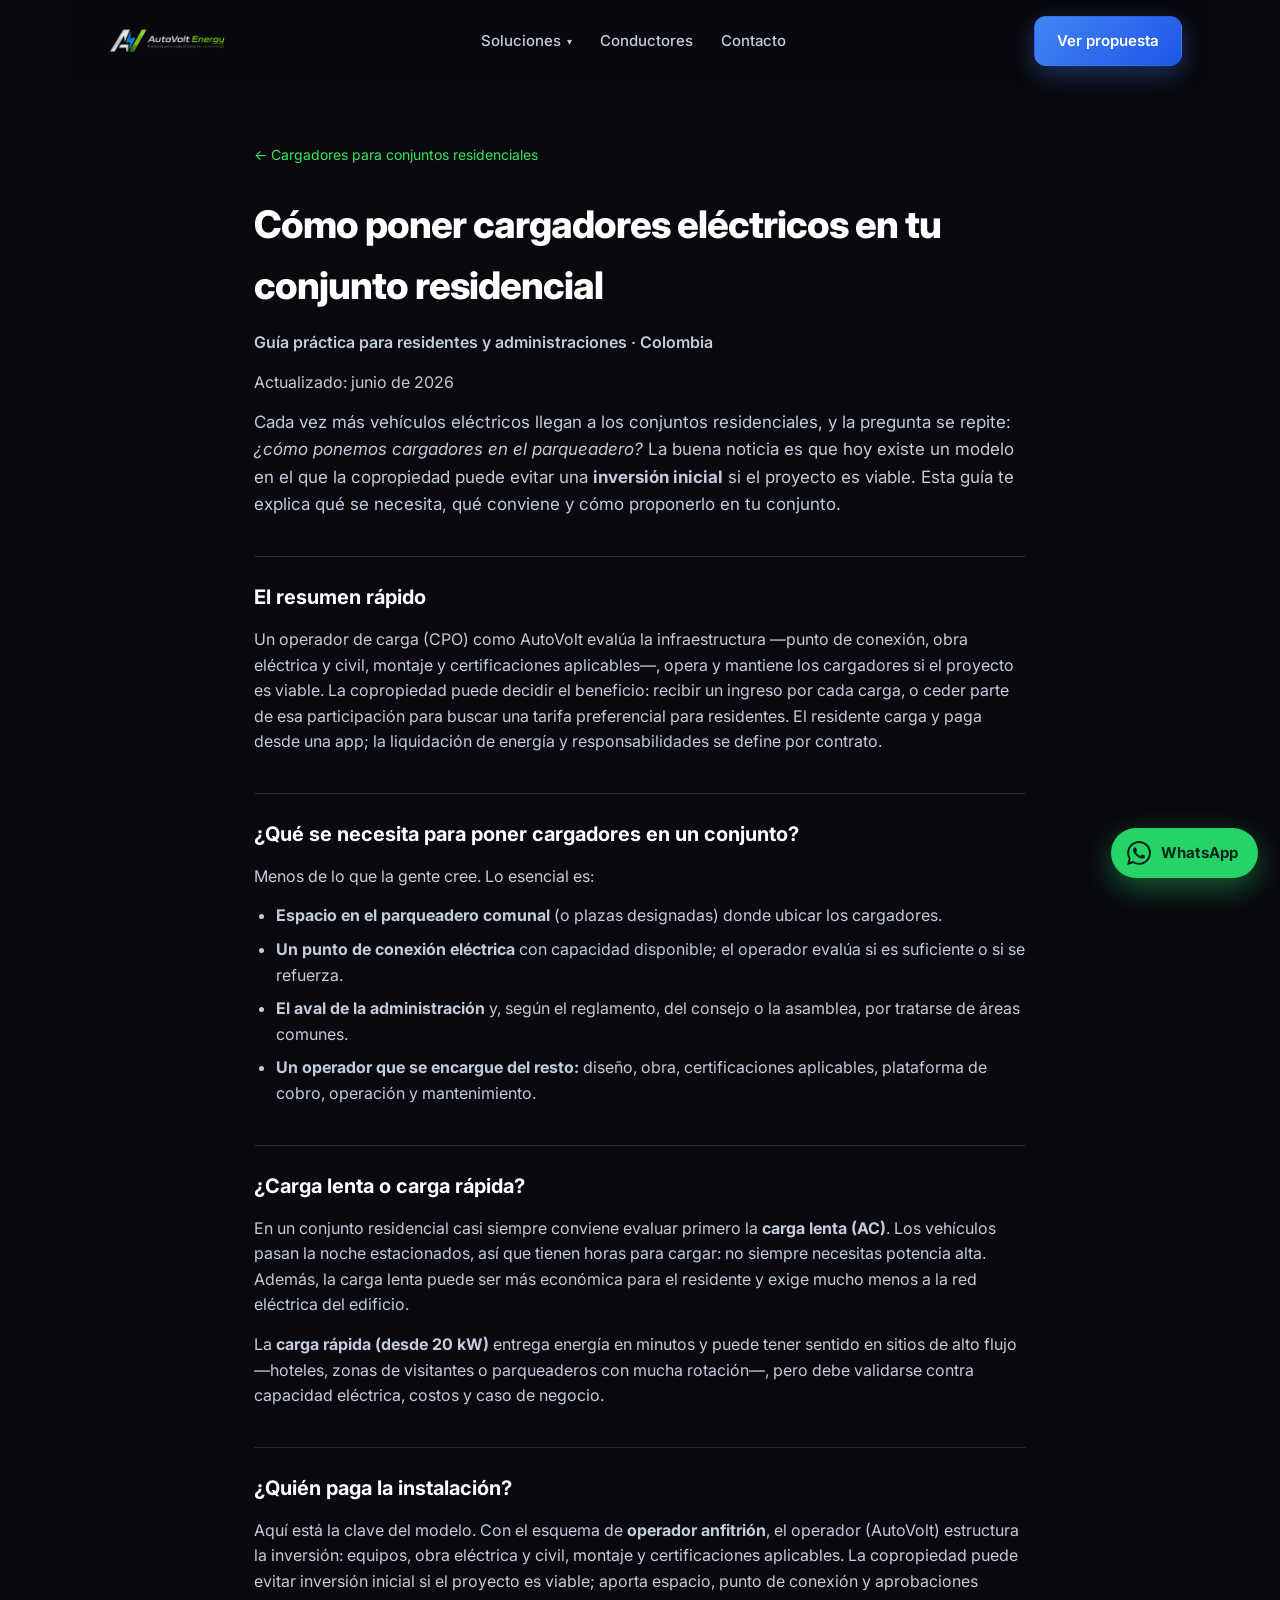
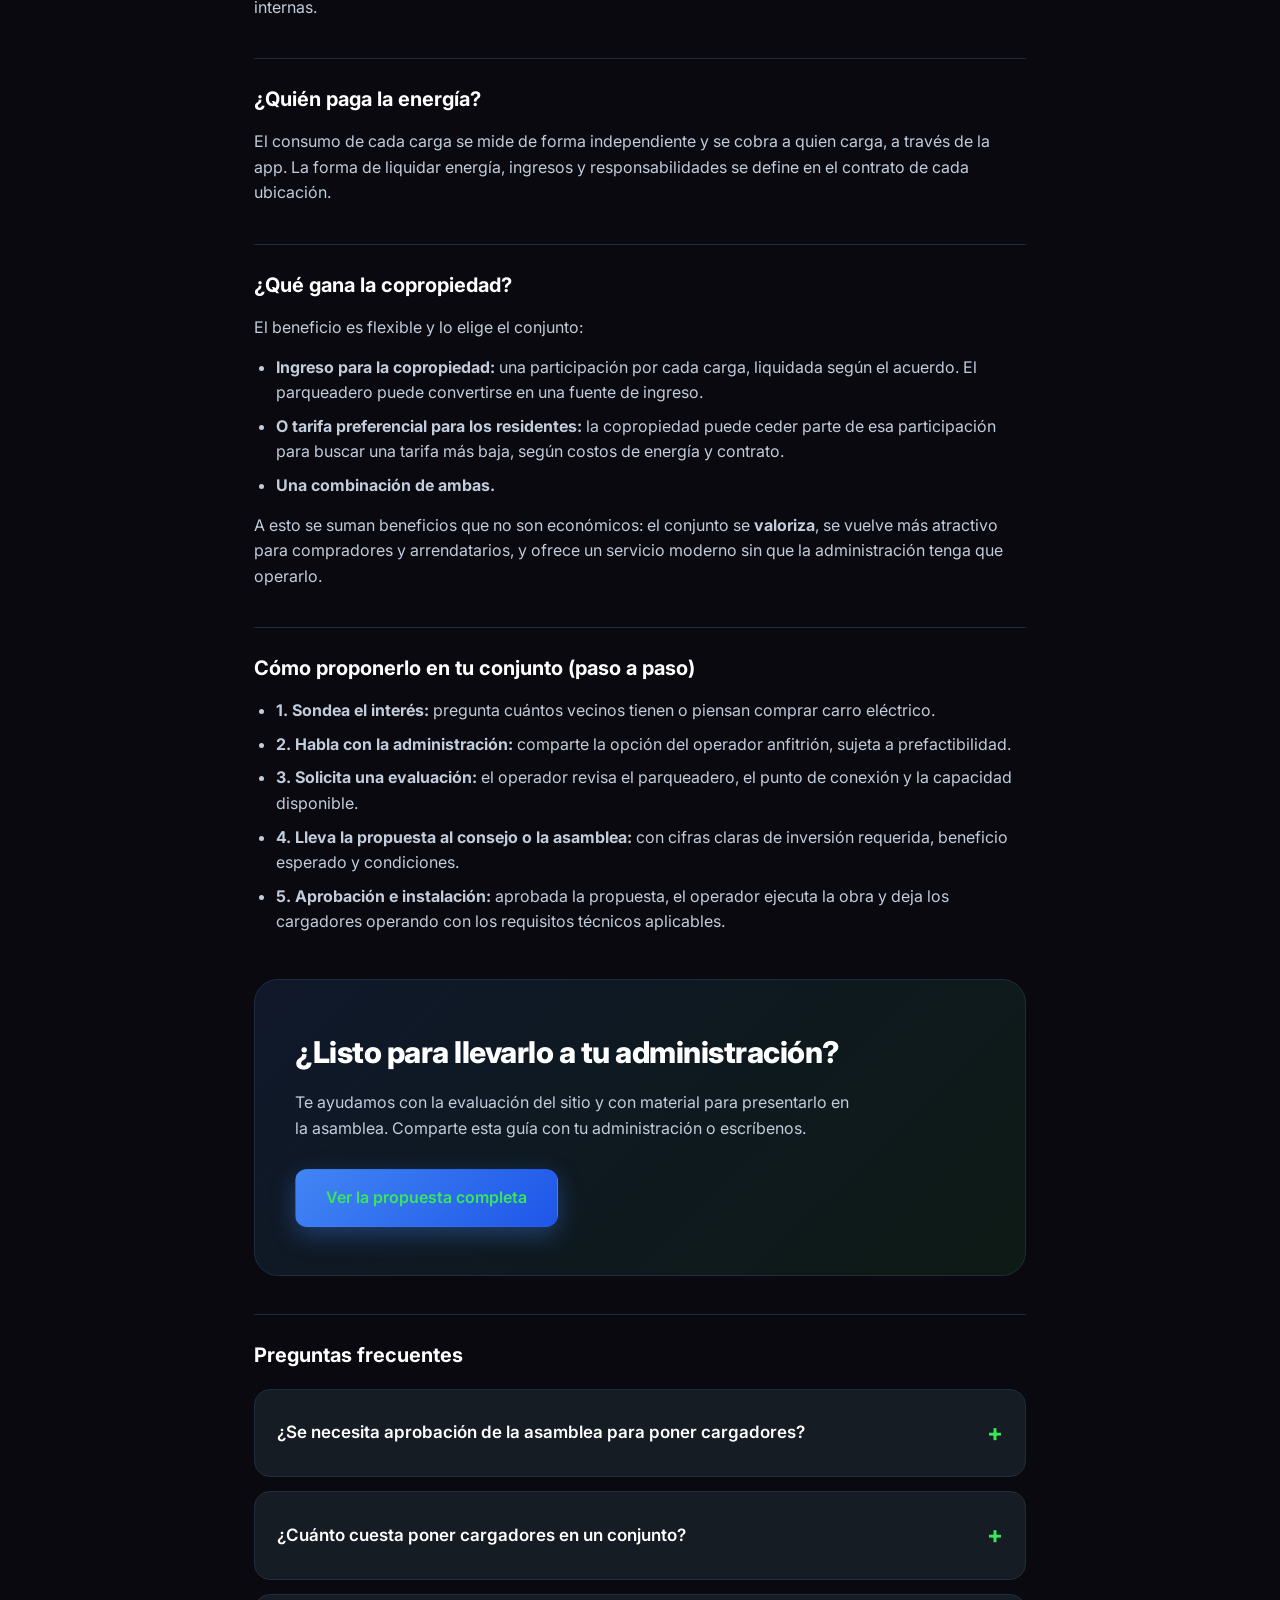
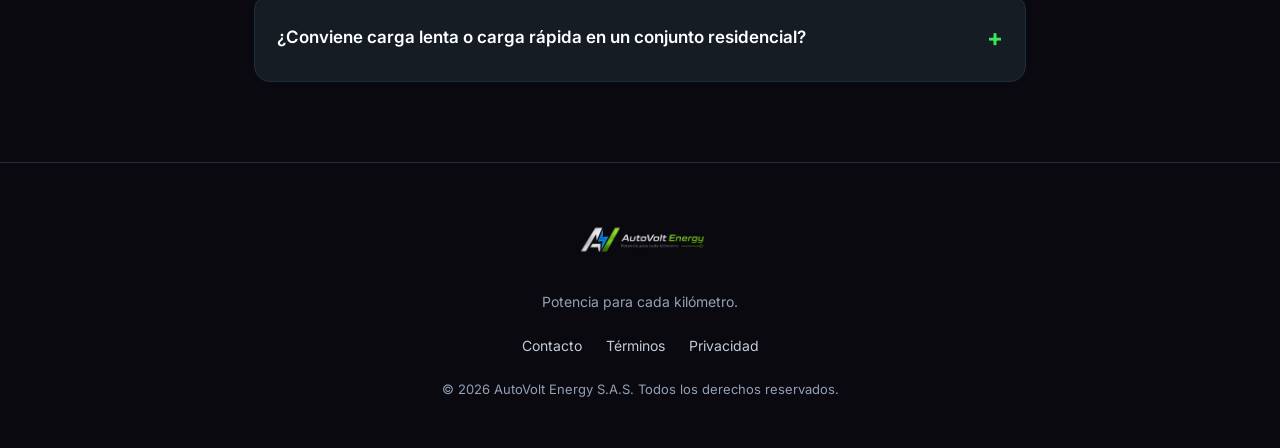
<file: como-poner-cargadores-en-mi-conjunto.html>
<!DOCTYPE html>
<html lang="es">
<head>
  <meta charset="UTF-8" />
  <meta name="viewport" content="width=device-width, initial-scale=1.0" />
  <title>Cómo poner cargadores eléctricos en tu conjunto residencial (guía 2026) | AutoVolt</title>
  <meta name="description" content="Guía práctica para poner cargadores de vehículos eléctricos en un conjunto residencial en Colombia: qué se necesita, carga lenta o rápida, quién paga la instalación y la energía, qué gana la copropiedad y cómo proponerlo en la asamblea." />
  <meta name="keywords" content="cómo poner cargadores en mi conjunto, instalar cargador carro eléctrico conjunto residencial, cargadores propiedad horizontal, qué necesita un conjunto para cargadores eléctricos, asamblea copropiedad cargadores" />
  <link rel="canonical" href="https://www.autovoltenergy.net/como-poner-cargadores-en-mi-conjunto.html" />

  <meta property="og:title" content="Cómo poner cargadores eléctricos en tu conjunto residencial — Guía" />
  <meta property="og:description" content="Qué se necesita, quién paga, qué gana la copropiedad y cómo proponerlo en la asamblea. Guía clara para residentes y administraciones." />
  <meta property="og:type" content="article" />
  <meta property="og:url" content="https://www.autovoltenergy.net/como-poner-cargadores-en-mi-conjunto.html" />
  <meta property="og:image" content="https://www.autovoltenergy.net/assets/logo_4k.png" />
  <meta name="twitter:card" content="summary_large_image" />

  <link rel="icon" type="image/png" href="assets/mark.png" />
  <link rel="preconnect" href="https://fonts.googleapis.com" />
  <link rel="preconnect" href="https://fonts.gstatic.com" crossorigin />
  <link href="https://fonts.googleapis.com/css2?family=Inter:wght@400;500;600;700;800&display=swap" rel="stylesheet" />
  <link rel="stylesheet" href="styles.css" />

  <script type="application/ld+json">
  {
    "@context": "https://schema.org",
    "@type": "Article",
    "headline": "Cómo poner cargadores eléctricos en tu conjunto residencial",
    "description": "Guía práctica para instalar cargadores de vehículos eléctricos en un conjunto residencial en Colombia: requisitos, carga lenta o rápida, costos, beneficios para la copropiedad y cómo proponerlo en la asamblea.",
    "author": { "@type": "Organization", "name": "AutoVolt Energy S.A.S" },
    "publisher": {
      "@type": "Organization",
      "name": "AutoVolt Energy S.A.S",
      "logo": { "@type": "ImageObject", "url": "https://www.autovoltenergy.net/assets/logo_4k.png" }
    },
    "datePublished": "2026-06-14",
    "dateModified": "2026-06-14",
    "mainEntityOfPage": "https://www.autovoltenergy.net/como-poner-cargadores-en-mi-conjunto.html"
  }
  </script>
  <script type="application/ld+json">
  {
    "@context": "https://schema.org",
    "@type": "BreadcrumbList",
    "itemListElement": [
      { "@type": "ListItem", "position": 1, "name": "Inicio", "item": "https://www.autovoltenergy.net/" },
      { "@type": "ListItem", "position": 2, "name": "Cargadores para conjuntos residenciales", "item": "https://www.autovoltenergy.net/cargadores-conjuntos-residenciales.html" },
      { "@type": "ListItem", "position": 3, "name": "Cómo poner cargadores en mi conjunto", "item": "https://www.autovoltenergy.net/como-poner-cargadores-en-mi-conjunto.html" }
    ]
  }
  </script>
  <script type="application/ld+json">
  {
    "@context": "https://schema.org",
    "@type": "FAQPage",
    "mainEntity": [
      {
        "@type": "Question",
        "name": "¿Se necesita aprobación de la asamblea para poner cargadores?",
        "acceptedAnswer": { "@type": "Answer", "text": "Sí. Como se usan áreas comunes (parqueadero comunal y un punto de conexión), normalmente la decisión pasa por el consejo de administración y/o la asamblea de copropietarios. Con un operador anfitrión, la propuesta puede evitar inversión inicial para la copropiedad si el proyecto es viable." }
      },
      {
        "@type": "Question",
        "name": "¿Cuánto cuesta poner cargadores en un conjunto?",
        "acceptedAnswer": { "@type": "Answer", "text": "Bajo el modelo de operador anfitrión de AutoVolt, la copropiedad puede evitar una inversión inicial si el proyecto es viable. AutoVolt evalúa punto de carga, obra eléctrica y civil, montaje y certificaciones aplicables. La copropiedad aporta espacio, punto de conexión y aprobaciones internas." }
      },
      {
        "@type": "Question",
        "name": "¿Conviene carga lenta o carga rápida en un conjunto residencial?",
        "acceptedAnswer": { "@type": "Answer", "text": "En vivienda suele convenir la carga lenta (AC): los carros pasan la noche estacionados, puede ser más económica para el residente y es más amable con la red del edificio. La carga rápida se evalúa solo en sitios de alto flujo y con capacidad eléctrica suficiente." }
      }
    ]
  }
  </script>
</head>
<body>

  <header class="nav">
    <a href="index.html" class="nav__brand">
      <img src="assets/logo.png" alt="AutoVolt Energy" />
    </a>
    <nav class="nav__links">
      <div class="nav__dropdown">
        <button type="button" class="nav__dropbtn" aria-haspopup="true">Soluciones <span class="caret">▾</span></button>
        <div class="nav__menu">
          <a href="cargadores-conjuntos-residenciales.html">Conjuntos residenciales</a>
          <a href="cargadores-centros-comerciales.html">Centros comerciales y zonas de alta afluencia vial</a>
          <a href="cargadores-hoteles-hospitales.html">Hoteles y hospitales</a>
          <a href="soluciones-para-empresas.html">Empresas y operadores</a>
          <a href="software-para-electrolineras.html">Software para electrolineras</a>
        </div>
      </div>
      <a href="index.html#conductores">Conductores</a>
      <a href="index.html#contacto">Contacto</a>
    </nav>
    <a href="cargadores-conjuntos-residenciales.html" class="btn btn--primary nav__cta">Ver propuesta</a>
  </header>

  <main class="legal">
    <a href="cargadores-conjuntos-residenciales.html" class="legal__back">← Cargadores para conjuntos residenciales</a>

    <h1>Cómo poner cargadores eléctricos en tu conjunto residencial</h1>
    <p class="legal__sub">Guía práctica para residentes y administraciones · Colombia</p>
    <p class="legal__date">Actualizado: junio de 2026</p>

    <p class="lead">
      Cada vez más vehículos eléctricos llegan a los conjuntos residenciales, y la
      pregunta se repite: <em>¿cómo ponemos cargadores en el parqueadero?</em> La
      buena noticia es que hoy existe un modelo en el que la copropiedad puede evitar
      una <strong>inversión inicial</strong> si el proyecto es viable. Esta guía te explica qué se necesita, qué conviene
      y cómo proponerlo en tu conjunto.
    </p>

    <h2>El resumen rápido</h2>
    <p>
      Un operador de carga (CPO) como AutoVolt evalúa la infraestructura —punto de
      conexión, obra eléctrica y civil, montaje y certificaciones aplicables—,
      opera y mantiene los cargadores si el proyecto es viable. La copropiedad
      puede decidir el beneficio: recibir un ingreso por cada carga, o ceder parte de esa
      participación para buscar una tarifa preferencial para residentes. El residente carga
      y paga desde una app; la liquidación de energía y responsabilidades se define por contrato.
    </p>

    <h2>¿Qué se necesita para poner cargadores en un conjunto?</h2>
    <p>Menos de lo que la gente cree. Lo esencial es:</p>
    <ul>
      <li><strong>Espacio en el parqueadero comunal</strong> (o plazas designadas) donde ubicar los cargadores.</li>
      <li><strong>Un punto de conexión eléctrica</strong> con capacidad disponible; el operador evalúa si es suficiente o si se refuerza.</li>
      <li><strong>El aval de la administración</strong> y, según el reglamento, del consejo o la asamblea, por tratarse de áreas comunes.</li>
      <li><strong>Un operador que se encargue del resto:</strong> diseño, obra, certificaciones aplicables, plataforma de cobro, operación y mantenimiento.</li>
    </ul>

    <h2>¿Carga lenta o carga rápida?</h2>
    <p>
      En un conjunto residencial casi siempre conviene evaluar primero la <strong>carga lenta (AC)</strong>.
      Los vehículos pasan la noche estacionados, así que tienen horas para cargar:
      no siempre necesitas potencia alta. Además, la carga lenta puede ser más económica para el
      residente y exige mucho menos a la red eléctrica del edificio.
    </p>
    <p>
      La <strong>carga rápida (desde 20 kW)</strong> entrega energía en minutos y puede
      tener sentido en sitios de alto flujo —hoteles, zonas de visitantes o parqueaderos
      con mucha rotación—, pero debe validarse contra capacidad eléctrica, costos y caso de negocio.
    </p>

    <h2>¿Quién paga la instalación?</h2>
    <p>
      Aquí está la clave del modelo. Con el esquema de <strong>operador anfitrión</strong>,
      el operador (AutoVolt) estructura la inversión: equipos, obra
      eléctrica y civil, montaje y certificaciones aplicables. La copropiedad puede evitar
      inversión inicial si el proyecto es viable; aporta espacio, punto de conexión y aprobaciones internas.
    </p>

    <h2>¿Quién paga la energía?</h2>
    <p>
      El consumo de cada carga se mide de forma independiente y se cobra a quien carga,
      a través de la app. La forma de liquidar energía, ingresos y responsabilidades
      se define en el contrato de cada ubicación.
    </p>

    <h2>¿Qué gana la copropiedad?</h2>
    <p>
      El beneficio es flexible y lo elige el conjunto:
    </p>
    <ul>
      <li><strong>Ingreso para la copropiedad:</strong> una participación por cada carga, liquidada según el acuerdo. El parqueadero puede convertirse en una fuente de ingreso.</li>
      <li><strong>O tarifa preferencial para los residentes:</strong> la copropiedad puede ceder parte de esa participación para buscar una tarifa más baja, según costos de energía y contrato.</li>
      <li><strong>Una combinación de ambas.</strong></li>
    </ul>
    <p>
      A esto se suman beneficios que no son económicos: el conjunto se <strong>valoriza</strong>,
      se vuelve más atractivo para compradores y arrendatarios, y ofrece un servicio
      moderno sin que la administración tenga que operarlo.
    </p>

    <h2>Cómo proponerlo en tu conjunto (paso a paso)</h2>
    <ul>
      <li><strong>1. Sondea el interés:</strong> pregunta cuántos vecinos tienen o piensan comprar carro eléctrico.</li>
      <li><strong>2. Habla con la administración:</strong> comparte la opción del operador anfitrión, sujeta a prefactibilidad.</li>
      <li><strong>3. Solicita una evaluación:</strong> el operador revisa el parqueadero, el punto de conexión y la capacidad disponible.</li>
      <li><strong>4. Lleva la propuesta al consejo o la asamblea:</strong> con cifras claras de inversión requerida, beneficio esperado y condiciones.</li>
      <li><strong>5. Aprobación e instalación:</strong> aprobada la propuesta, el operador ejecuta la obra y deja los cargadores operando con los requisitos técnicos aplicables.</li>
    </ul>

    <div class="cta-band" style="margin-top:44px;">
      <div class="cta-band__text">
        <h3>¿Listo para llevarlo a tu administración?</h3>
        <p>Te ayudamos con la evaluación del sitio y con material para presentarlo en la asamblea. Comparte esta guía con tu administración o escríbenos.</p>
      </div>
      <a href="cargadores-conjuntos-residenciales.html" class="btn btn--primary btn--lg">Ver la propuesta completa</a>
    </div>

    <h2>Preguntas frecuentes</h2>
    <div class="faq" style="margin-top:18px;">
      <details class="faq__item">
        <summary>¿Se necesita aprobación de la asamblea para poner cargadores?</summary>
        <p>Sí. Como se usan áreas comunes (parqueadero comunal y un punto de conexión), normalmente la decisión pasa por el consejo de administración y/o la asamblea de copropietarios. Con un operador anfitrión, la propuesta puede evitar inversión inicial para la copropiedad si el proyecto es viable.</p>
      </details>
      <details class="faq__item">
        <summary>¿Cuánto cuesta poner cargadores en un conjunto?</summary>
        <p>Bajo el modelo de operador anfitrión de AutoVolt, la copropiedad puede evitar una inversión inicial si el proyecto es viable. AutoVolt evalúa punto de carga, obra eléctrica y civil, montaje y certificaciones aplicables. La copropiedad aporta espacio, punto de conexión y aprobaciones internas.</p>
      </details>
      <details class="faq__item">
        <summary>¿Conviene carga lenta o carga rápida en un conjunto residencial?</summary>
        <p>En vivienda suele convenir la carga lenta (AC): los carros pasan la noche estacionados, puede ser más económica para el residente y es más amable con la red del edificio. La carga rápida se evalúa solo en sitios de alto flujo y con capacidad eléctrica suficiente.</p>
      </details>
    </div>
  </main>

  <footer class="footer">
    <div class="footer__inner">
      <img src="assets/logo.png" alt="AutoVolt Energy" class="footer__logo" />
      <p class="footer__tag">Potencia para cada kilómetro.</p>
      <nav class="footer__links">
        <a href="index.html#contacto">Contacto</a>
        <a href="terminos.html">Términos</a>
        <a href="privacidad.html">Privacidad</a>
      </nav>
      <p class="footer__copy">© <span id="year"></span> AutoVolt Energy S.A.S. Todos los derechos reservados.</p>
    </div>
  </footer>

  <a class="wa-fab" href="https://wa.me/573144907237?text=Hola%2C%20quiero%20poner%20cargadores%20el%C3%A9ctricos%20en%20mi%20conjunto%20residencial" target="_blank" rel="noopener" aria-label="Escríbenos por WhatsApp">
    <svg viewBox="0 0 24 24" fill="currentColor" aria-hidden="true"><path d="M.057 24l1.687-6.163a11.867 11.867 0 01-1.587-5.945C.16 5.335 5.495 0 12.05 0a11.82 11.82 0 018.413 3.488 11.82 11.82 0 013.48 8.414c-.003 6.557-5.338 11.892-11.893 11.892a11.9 11.9 0 01-5.688-1.448L.057 24zm6.597-3.807c1.676.995 3.276 1.591 5.392 1.592 5.448 0 9.886-4.434 9.889-9.885.002-5.462-4.415-9.89-9.881-9.892-5.452 0-9.887 4.434-9.889 9.884a9.86 9.86 0 001.515 5.26l-.999 3.648 3.742-.981zm11.387-5.464c-.074-.124-.272-.198-.57-.347-.297-.149-1.758-.868-2.031-.967-.272-.099-.47-.149-.669.149-.198.297-.768.967-.941 1.165-.173.198-.347.223-.644.074-.297-.149-1.255-.462-2.39-1.475-.883-.788-1.48-1.761-1.653-2.059-.173-.297-.018-.458.13-.606.134-.133.297-.347.446-.521.151-.172.2-.296.3-.495.099-.198.05-.372-.025-.521-.075-.148-.669-1.611-.916-2.206-.242-.579-.487-.501-.669-.51l-.57-.01c-.198 0-.52.074-.792.372s-1.04 1.016-1.04 2.479 1.065 2.876 1.213 3.074c.149.198 2.095 3.2 5.076 4.487.71.306 1.263.489 1.694.626.712.226 1.36.194 1.872.118.571-.085 1.758-.719 2.006-1.413.248-.695.248-1.29.173-1.414z"/></svg>
    <span>WhatsApp</span>
  </a>

  <script>document.getElementById('year').textContent = new Date().getFullYear();</script>
</body>
</html>
</file>
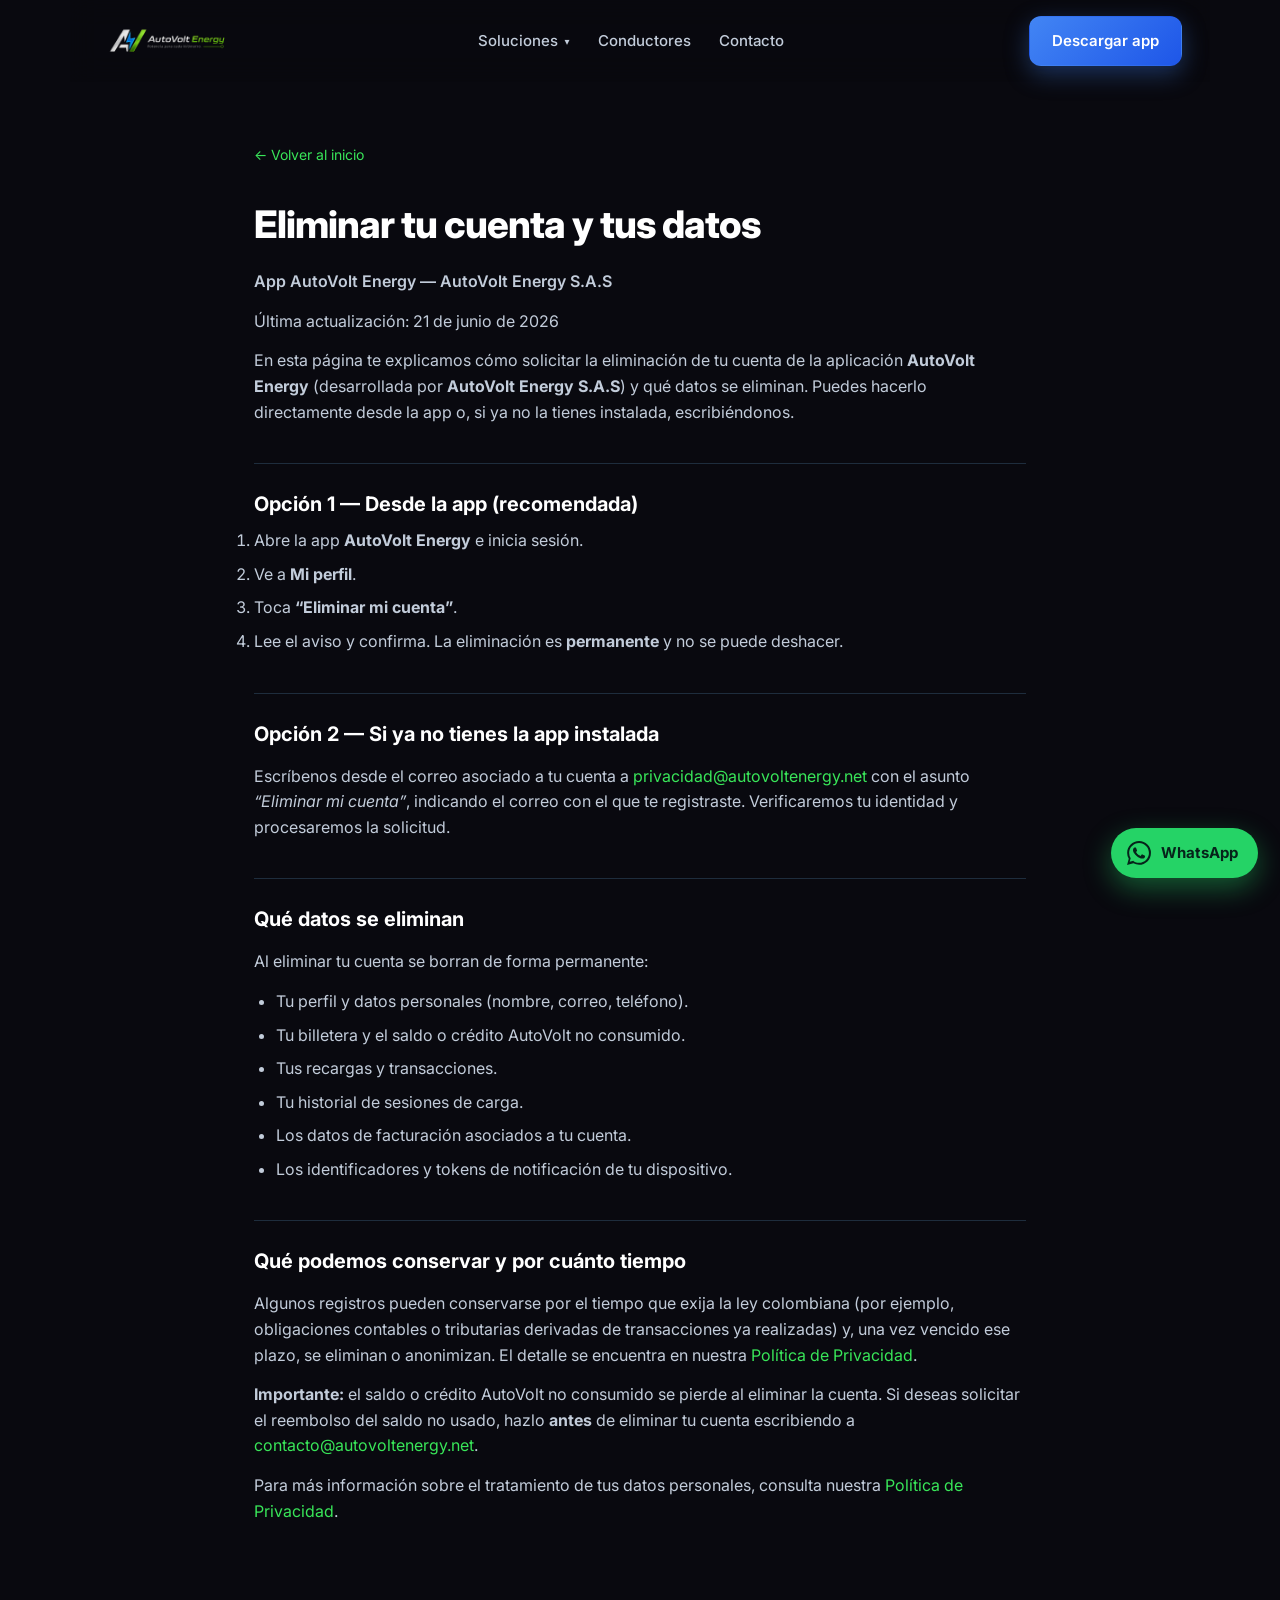
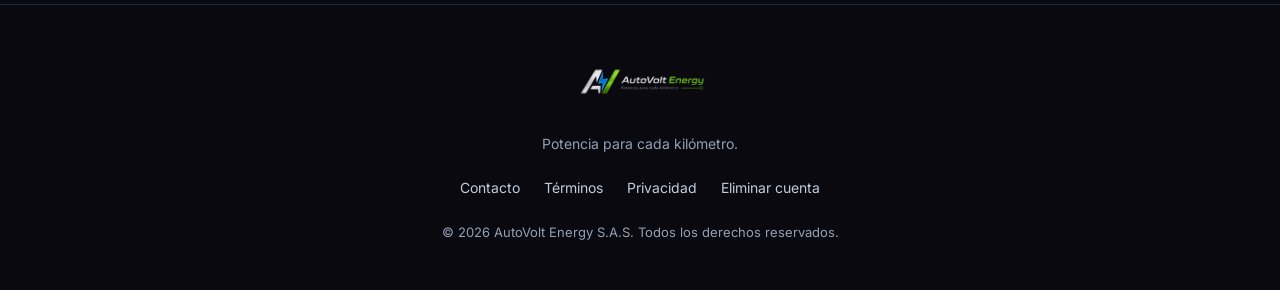
<file: eliminar-cuenta.html>
<!DOCTYPE html>
<html lang="es">
<head>
  <meta charset="UTF-8" />
  <meta name="viewport" content="width=device-width, initial-scale=1.0" />
  <title>Eliminar tu cuenta — AutoVolt Energy</title>
  <meta name="description" content="Cómo solicitar la eliminación de tu cuenta de la app AutoVolt Energy y qué datos se borran." />
  <meta name="robots" content="index, follow" />
  <link rel="canonical" href="https://www.autovoltenergy.net/eliminar-cuenta.html" />

  <meta property="og:title" content="Eliminar tu cuenta — AutoVolt Energy" />
  <meta property="og:description" content="Cómo solicitar la eliminación de tu cuenta de la app AutoVolt Energy y qué datos se borran." />
  <meta property="og:type" content="article" />
  <meta property="og:url" content="https://www.autovoltenergy.net/eliminar-cuenta.html" />
  <meta property="og:image" content="https://www.autovoltenergy.net/assets/logo_4k.png" />
  <meta name="twitter:card" content="summary_large_image" />

  <link rel="icon" type="image/png" href="assets/mark.png" />
  <link rel="preconnect" href="https://fonts.googleapis.com" />
  <link rel="preconnect" href="https://fonts.gstatic.com" crossorigin />
  <link href="https://fonts.googleapis.com/css2?family=Inter:wght@400;500;600;700;800&display=swap" rel="stylesheet" />
  <link rel="stylesheet" href="styles.css" />

  <script type="application/ld+json">
  {
    "@context": "https://schema.org",
    "@type": "WebPage",
    "name": "Eliminar tu cuenta",
    "description": "Cómo solicitar la eliminación de tu cuenta de la app AutoVolt Energy y qué datos se borran.",
    "url": "https://www.autovoltenergy.net/eliminar-cuenta.html",
    "isPartOf": {
      "@type": "WebSite",
      "name": "AutoVolt Energy",
      "url": "https://www.autovoltenergy.net/"
    },
    "publisher": {
      "@type": "Organization",
      "name": "AutoVolt Energy S.A.S",
      "logo": {
        "@type": "ImageObject",
        "url": "https://www.autovoltenergy.net/assets/logo_4k.png"
      }
    }
  }
  </script>
</head>
<body>

  <header class="nav">
    <a href="index.html" class="nav__brand">
      <img src="assets/logo.png" alt="AutoVolt Energy" />
    </a>
    <nav class="nav__links">
      <div class="nav__dropdown">
        <button type="button" class="nav__dropbtn" aria-haspopup="true">Soluciones <span class="caret">▾</span></button>
        <div class="nav__menu">
          <a href="cargadores-conjuntos-residenciales.html">Conjuntos residenciales</a>
          <a href="cargadores-centros-comerciales.html">Centros comerciales y zonas de alta afluencia vial</a>
          <a href="cargadores-hoteles-hospitales.html">Hoteles y hospitales</a>
          <a href="soluciones-para-empresas.html">Empresas y operadores</a>
          <a href="software-para-electrolineras.html">Software para electrolineras</a>
        </div>
      </div>
      <a href="index.html#conductores">Conductores</a>
      <a href="index.html#contacto">Contacto</a>
    </nav>
    <a href="index.html#descargar" class="btn btn--primary nav__cta">Descargar app</a>
  </header>

  <main class="legal">
    <a href="index.html" class="legal__back">← Volver al inicio</a>

    <h1>Eliminar tu cuenta y tus datos</h1>
    <p class="legal__sub">App AutoVolt Energy — AutoVolt Energy S.A.S</p>
    <p class="legal__date">Última actualización: 21 de junio de 2026</p>

    <p>En esta página te explicamos cómo solicitar la eliminación de tu cuenta de la
    aplicación <strong>AutoVolt Energy</strong> (desarrollada por <strong>AutoVolt Energy S.A.S</strong>)
    y qué datos se eliminan. Puedes hacerlo directamente desde la app o, si ya no la tienes
    instalada, escribiéndonos.</p>

    <h2>Opción 1 — Desde la app (recomendada)</h2>
    <ol>
      <li>Abre la app <strong>AutoVolt Energy</strong> e inicia sesión.</li>
      <li>Ve a <strong>Mi perfil</strong>.</li>
      <li>Toca <strong>“Eliminar mi cuenta”</strong>.</li>
      <li>Lee el aviso y confirma. La eliminación es <strong>permanente</strong> y no se puede deshacer.</li>
    </ol>

    <h2>Opción 2 — Si ya no tienes la app instalada</h2>
    <p>Escríbenos desde el correo asociado a tu cuenta a
    <a href="mailto:privacidad@autovoltenergy.net">privacidad@autovoltenergy.net</a>
    con el asunto <em>“Eliminar mi cuenta”</em>, indicando el correo con el que te registraste.
    Verificaremos tu identidad y procesaremos la solicitud.</p>

    <h2>Qué datos se eliminan</h2>
    <p>Al eliminar tu cuenta se borran de forma permanente:</p>
    <ul>
      <li>Tu perfil y datos personales (nombre, correo, teléfono).</li>
      <li>Tu billetera y el saldo o crédito AutoVolt no consumido.</li>
      <li>Tus recargas y transacciones.</li>
      <li>Tu historial de sesiones de carga.</li>
      <li>Los datos de facturación asociados a tu cuenta.</li>
      <li>Los identificadores y tokens de notificación de tu dispositivo.</li>
    </ul>

    <h2>Qué podemos conservar y por cuánto tiempo</h2>
    <p>Algunos registros pueden conservarse por el tiempo que exija la ley colombiana
    (por ejemplo, obligaciones contables o tributarias derivadas de transacciones ya
    realizadas) y, una vez vencido ese plazo, se eliminan o anonimizan. El detalle se
    encuentra en nuestra <a href="privacidad.html">Política de Privacidad</a>.</p>

    <p><strong>Importante:</strong> el saldo o crédito AutoVolt no consumido se pierde al
    eliminar la cuenta. Si deseas solicitar el reembolso del saldo no usado, hazlo
    <strong>antes</strong> de eliminar tu cuenta escribiendo a
    <a href="mailto:contacto@autovoltenergy.net">contacto@autovoltenergy.net</a>.</p>

    <p>Para más información sobre el tratamiento de tus datos personales, consulta nuestra
    <a href="privacidad.html">Política de Privacidad</a>.</p>
  </main>

  <footer class="footer">
    <div class="footer__inner">
      <img src="assets/logo.png" alt="AutoVolt Energy" class="footer__logo" />
      <p class="footer__tag">Potencia para cada kilómetro.</p>
      <nav class="footer__links">
        <a href="index.html#contacto">Contacto</a>
        <a href="terminos.html">Términos</a>
        <a href="privacidad.html">Privacidad</a>
        <a href="eliminar-cuenta.html">Eliminar cuenta</a>
      </nav>
      <p class="footer__copy">© <span id="year"></span> AutoVolt Energy S.A.S. Todos los derechos reservados.</p>
    </div>
  </footer>

  <a class="wa-fab" href="https://wa.me/573144907237?text=Hola%2C%20quiero%20informaci%C3%B3n%20sobre%20AutoVolt%20Energy" target="_blank" rel="noopener" aria-label="Escríbenos por WhatsApp">
    <svg viewBox="0 0 24 24" fill="currentColor" aria-hidden="true"><path d="M.057 24l1.687-6.163a11.867 11.867 0 01-1.587-5.945C.16 5.335 5.495 0 12.05 0a11.82 11.82 0 018.413 3.488 11.82 11.82 0 013.48 8.414c-.003 6.557-5.338 11.892-11.893 11.892a11.9 11.9 0 01-5.688-1.448L.057 24zm6.597-3.807c1.676.995 3.276 1.591 5.392 1.592 5.448 0 9.886-4.434 9.889-9.885.002-5.462-4.415-9.89-9.881-9.892-5.452 0-9.887 4.434-9.889 9.884a9.86 9.86 0 001.515 5.26l-.999 3.648 3.742-.981zm11.387-5.464c-.074-.124-.272-.198-.57-.347-.297-.149-1.758-.868-2.031-.967-.272-.099-.47-.149-.669.149-.198.297-.768.967-.941 1.165-.173.198-.347.223-.644.074-.297-.149-1.255-.462-2.39-1.475-.883-.788-1.48-1.761-1.653-2.059-.173-.297-.018-.458.13-.606.134-.133.297-.347.446-.521.151-.172.2-.296.3-.495.099-.198.05-.372-.025-.521-.075-.148-.669-1.611-.916-2.206-.242-.579-.487-.501-.669-.51l-.57-.01c-.198 0-.52.074-.792.372s-1.04 1.016-1.04 2.479 1.065 2.876 1.213 3.074c.149.198 2.095 3.2 5.076 4.487.71.306 1.263.489 1.694.626.712.226 1.36.194 1.872.118.571-.085 1.758-.719 2.006-1.413.248-.695.248-1.29.173-1.414z"/></svg>
    <span>WhatsApp</span>
  </a>

  <script>document.getElementById('year').textContent = new Date().getFullYear();</script>
</body>
</html>
</file>
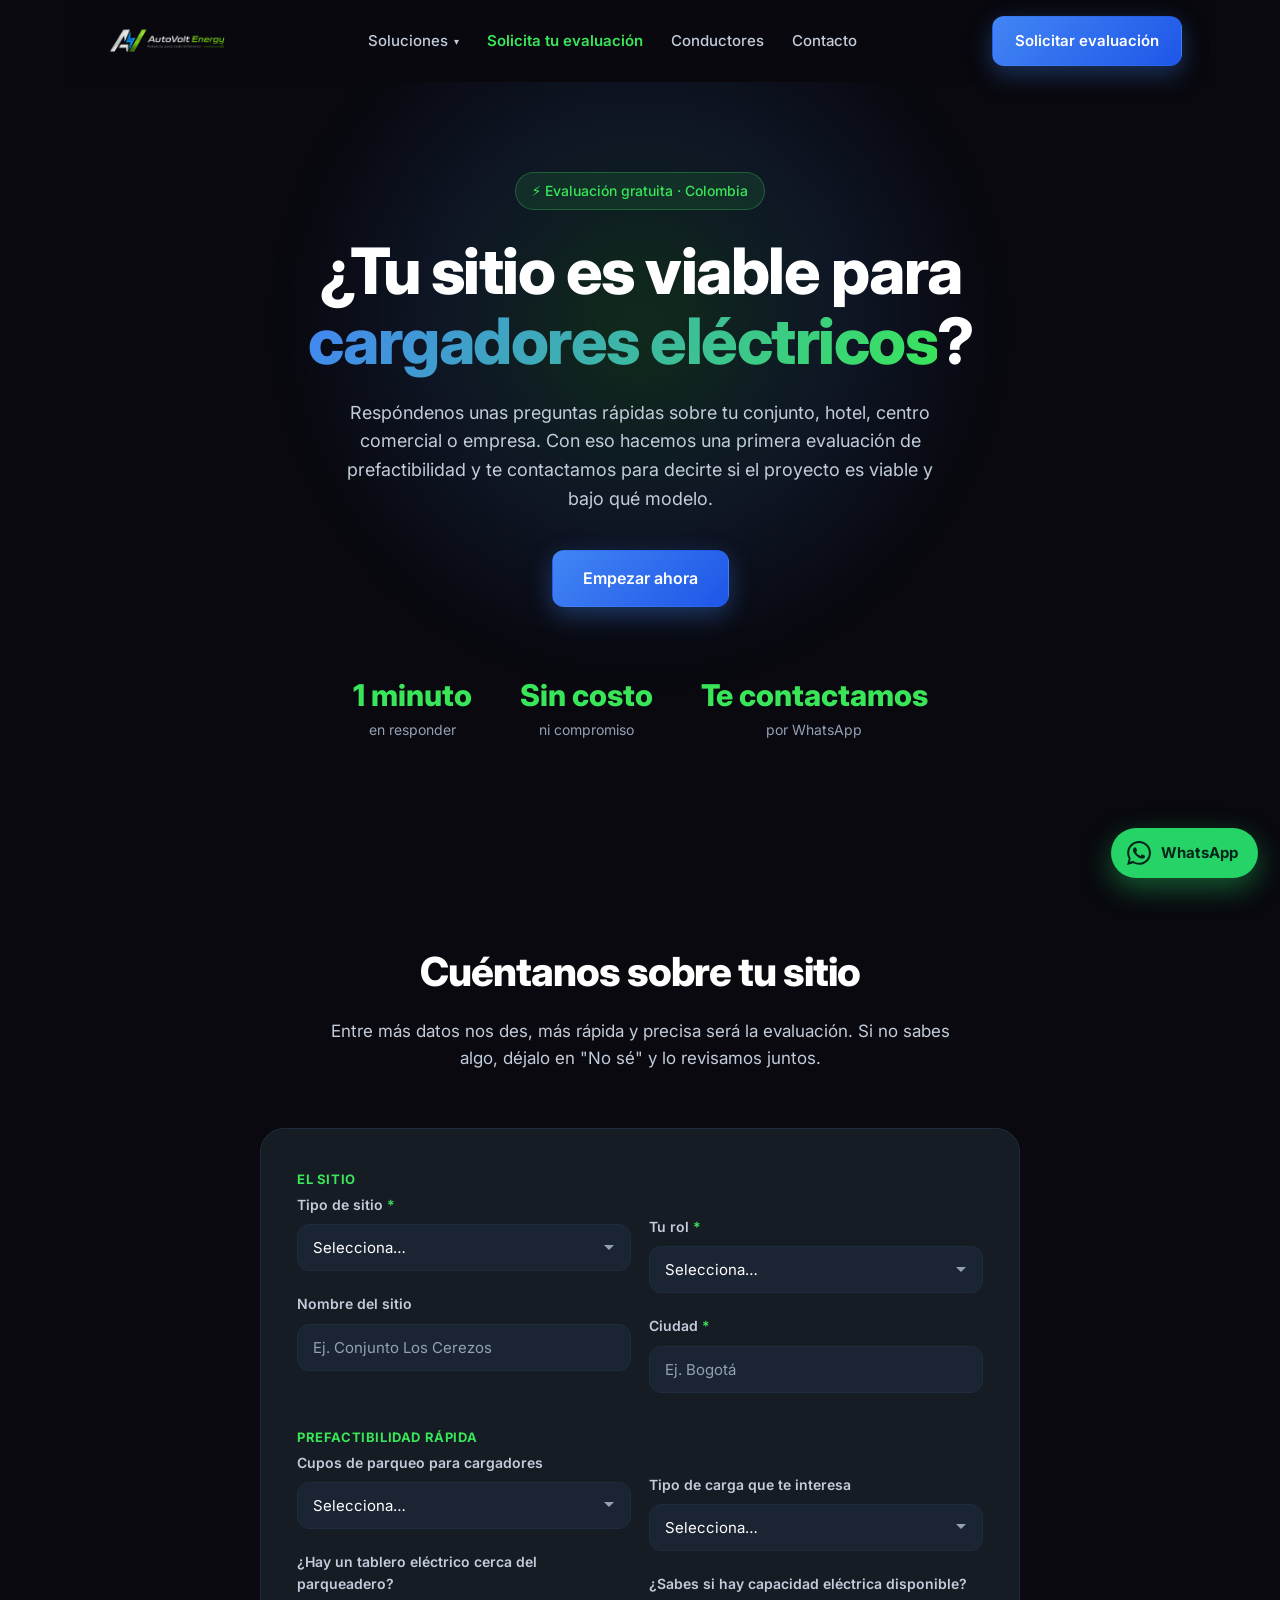
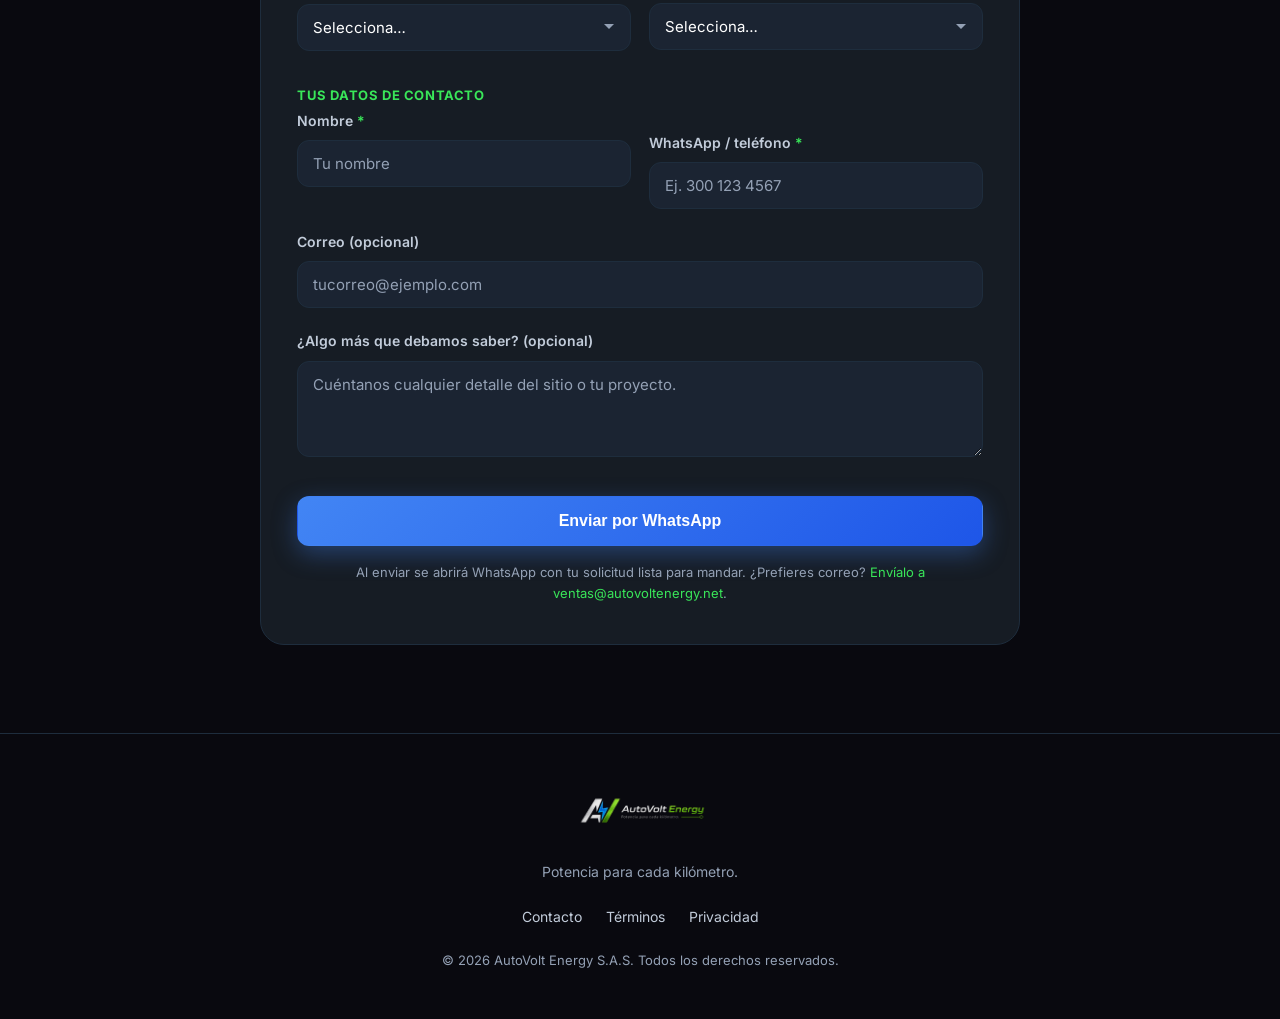
<file: prefactibilidad.html>
<!DOCTYPE html>
<html lang="es">
<head>
  <meta charset="UTF-8" />
  <meta name="viewport" content="width=device-width, initial-scale=1.0" />
  <title>Solicita tu evaluación de prefactibilidad | AutoVolt Energy</title>
  <meta name="description" content="Cuéntanos sobre tu sitio en 1 minuto y evaluamos si es viable poner cargadores para vehículos eléctricos: conjuntos, hoteles, hospitales, centros comerciales y empresas en Colombia." />
  <meta name="keywords" content="evaluación prefactibilidad cargadores, solicitar cargadores vehículo eléctrico, instalar punto de carga Colombia, viabilidad estación de carga, cargadores conjuntos hoteles centros comerciales, cuánto cuesta instalar cargador eléctrico" />
  <meta name="robots" content="index, follow" />
  <link rel="canonical" href="https://www.autovoltenergy.net/prefactibilidad.html" />

  <meta property="og:title" content="Solicita tu evaluación de prefactibilidad — AutoVolt Energy" />
  <meta property="og:description" content="Responde unas preguntas rápidas y evaluamos si tu sitio es viable para cargadores eléctricos." />
  <meta property="og:type" content="website" />
  <meta property="og:url" content="https://www.autovoltenergy.net/prefactibilidad.html" />
  <meta property="og:image" content="https://www.autovoltenergy.net/assets/logo_4k.png" />
  <meta name="twitter:card" content="summary_large_image" />

  <link rel="icon" type="image/png" href="assets/mark.png" />
  <link rel="preconnect" href="https://fonts.googleapis.com" />
  <link rel="preconnect" href="https://fonts.gstatic.com" crossorigin />
  <link href="https://fonts.googleapis.com/css2?family=Inter:wght@400;500;600;700;800&display=swap" rel="stylesheet" />
  <link rel="stylesheet" href="styles.css" />

  <script type="application/ld+json">
  {
    "@context": "https://schema.org",
    "@type": "BreadcrumbList",
    "itemListElement": [
      { "@type": "ListItem", "position": 1, "name": "Inicio", "item": "https://www.autovoltenergy.net/" },
      { "@type": "ListItem", "position": 2, "name": "Solicita tu evaluación de prefactibilidad", "item": "https://www.autovoltenergy.net/prefactibilidad.html" }
    ]
  }
  </script>
</head>
<body>

  <header class="nav">
    <a href="index.html" class="nav__brand">
      <img src="assets/logo.png" alt="AutoVolt Energy" />
    </a>
    <nav class="nav__links">
      <div class="nav__dropdown">
        <button type="button" class="nav__dropbtn" aria-haspopup="true">Soluciones <span class="caret">▾</span></button>
        <div class="nav__menu">
          <a href="cargadores-conjuntos-residenciales.html">Conjuntos residenciales</a>
          <a href="cargadores-centros-comerciales.html">Centros comerciales y zonas de alta afluencia vial</a>
          <a href="cargadores-hoteles-hospitales.html">Hoteles y hospitales</a>
          <a href="soluciones-para-empresas.html">Empresas y operadores</a>
          <a href="software-para-electrolineras.html">Software para electrolineras</a>
        </div>
      </div>
      <a href="prefactibilidad.html" class="is-active">Solicita tu evaluación</a>
      <a href="index.html#conductores">Conductores</a>
      <a href="index.html#contacto">Contacto</a>
    </nav>
    <a href="#formulario" class="btn btn--primary nav__cta">Solicitar evaluación</a>
  </header>

  <main>
    <!-- ── Hero ─────────────────────────────────────────────────────── -->
    <section class="hero">
      <div class="hero__glow"></div>
      <div class="hero__content">
        <span class="badge">⚡ Evaluación gratuita · Colombia</span>
        <h1>¿Tu sitio es viable para <span class="grad">cargadores eléctricos</span>?</h1>
        <p class="hero__sub">
          Respóndenos unas preguntas rápidas sobre tu conjunto, hotel, centro comercial
          o empresa. Con eso hacemos una primera evaluación de prefactibilidad y te
          contactamos para decirte si el proyecto es viable y bajo qué modelo.
        </p>
        <div class="hero__actions">
          <a href="#formulario" class="btn btn--primary btn--lg">Empezar ahora</a>
        </div>
        <div class="hero__stats">
          <div><strong>1 minuto</strong><span>en responder</span></div>
          <div><strong>Sin costo</strong><span>ni compromiso</span></div>
          <div><strong>Te contactamos</strong><span>por WhatsApp</span></div>
        </div>
      </div>
    </section>

    <!-- ── Formulario ────────────────────────────────────────────────── -->
    <section id="formulario" class="section">
      <div class="section__head">
        <h2>Cuéntanos sobre tu sitio</h2>
        <p>Entre más datos nos des, más rápida y precisa será la evaluación. Si no sabes algo, déjalo en "No sé" y lo revisamos juntos.</p>
      </div>

      <form class="form" id="pf-form" novalidate>
        <p class="form__legend">El sitio</p>
        <div class="form__row">
          <div class="form__group">
            <label for="tipo">Tipo de sitio <span class="req">*</span></label>
            <select id="tipo" name="tipo" required>
              <option value="" selected disabled>Selecciona…</option>
              <option>Conjunto residencial</option>
              <option>Hotel u hospital</option>
              <option>Centro comercial o zona de alta afluencia vial</option>
              <option>Empresa u operador (quiero montar mi negocio)</option>
              <option>Otro</option>
            </select>
          </div>
          <div class="form__group">
            <label for="rol">Tu rol <span class="req">*</span></label>
            <select id="rol" name="rol" required>
              <option value="" selected disabled>Selecciona…</option>
              <option>Administrador/a o consejo</option>
              <option>Propietario/a del inmueble o negocio</option>
              <option>Residente</option>
              <option>Otro</option>
            </select>
          </div>
        </div>
        <div class="form__row">
          <div class="form__group">
            <label for="sitio">Nombre del sitio</label>
            <input type="text" id="sitio" name="sitio" placeholder="Ej. Conjunto Los Cerezos" />
          </div>
          <div class="form__group">
            <label for="ciudad">Ciudad <span class="req">*</span></label>
            <input type="text" id="ciudad" name="ciudad" placeholder="Ej. Bogotá" required />
          </div>
        </div>

        <p class="form__legend">Prefactibilidad rápida</p>
        <div class="form__row">
          <div class="form__group">
            <label for="cupos">Cupos de parqueo para cargadores</label>
            <select id="cupos" name="cupos">
              <option value="" selected disabled>Selecciona…</option>
              <option>1 a 2</option>
              <option>3 a 5</option>
              <option>6 a 10</option>
              <option>Más de 10</option>
              <option>No sé</option>
            </select>
          </div>
          <div class="form__group">
            <label for="carga">Tipo de carga que te interesa</label>
            <select id="carga" name="carga">
              <option value="" selected disabled>Selecciona…</option>
              <option>Carga lenta AC (residencial / nocturna)</option>
              <option>Carga rápida DC (público / comercial)</option>
              <option>No sé, asesórenme</option>
            </select>
          </div>
        </div>
        <div class="form__row">
          <div class="form__group">
            <label for="tablero">¿Hay un tablero eléctrico cerca del parqueadero?</label>
            <select id="tablero" name="tablero">
              <option value="" selected disabled>Selecciona…</option>
              <option>Sí, hay uno cerca</option>
              <option>No estoy seguro</option>
              <option>No</option>
            </select>
          </div>
          <div class="form__group">
            <label for="capacidad">¿Sabes si hay capacidad eléctrica disponible?</label>
            <select id="capacidad" name="capacidad">
              <option value="" selected disabled>Selecciona…</option>
              <option>Sí, sobra capacidad</option>
              <option>No estoy seguro</option>
              <option>No, está al límite</option>
            </select>
          </div>
        </div>

        <p class="form__legend">Tus datos de contacto</p>
        <div class="form__row">
          <div class="form__group">
            <label for="nombre">Nombre <span class="req">*</span></label>
            <input type="text" id="nombre" name="nombre" placeholder="Tu nombre" required />
          </div>
          <div class="form__group">
            <label for="telefono">WhatsApp / teléfono <span class="req">*</span></label>
            <input type="tel" id="telefono" name="telefono" placeholder="Ej. 300 123 4567" required />
          </div>
        </div>
        <div class="form__group">
          <label for="correo">Correo (opcional)</label>
          <input type="email" id="correo" name="correo" placeholder="tucorreo@ejemplo.com" />
        </div>
        <div class="form__group">
          <label for="comentario">¿Algo más que debamos saber? (opcional)</label>
          <textarea id="comentario" name="comentario" placeholder="Cuéntanos cualquier detalle del sitio o tu proyecto."></textarea>
        </div>

        <button type="submit" class="btn btn--primary btn--lg form__submit">Enviar por WhatsApp</button>
        <p class="form__note" id="pf-status">
          Al enviar se abrirá WhatsApp con tu solicitud lista para mandar.
          ¿Prefieres correo? <a href="#" id="pf-mail">Envíalo a ventas@autovoltenergy.net</a>.
        </p>
      </form>
    </section>
  </main>

  <footer class="footer">
    <div class="footer__inner">
      <img src="assets/logo.png" alt="AutoVolt Energy" class="footer__logo" />
      <p class="footer__tag">Potencia para cada kilómetro.</p>
      <nav class="footer__links">
        <a href="index.html#contacto">Contacto</a>
        <a href="terminos.html">Términos</a>
        <a href="privacidad.html">Privacidad</a>
      </nav>
      <p class="footer__copy">© <span id="year"></span> AutoVolt Energy S.A.S. Todos los derechos reservados.</p>
    </div>
  </footer>

  <a class="wa-fab" href="https://wa.me/573144907237?text=Hola%2C%20quiero%20una%20evaluaci%C3%B3n%20de%20prefactibilidad%20para%20cargadores" target="_blank" rel="noopener" aria-label="Escríbenos por WhatsApp">
    <svg viewBox="0 0 24 24" fill="currentColor" aria-hidden="true"><path d="M.057 24l1.687-6.163a11.867 11.867 0 01-1.587-5.945C.16 5.335 5.495 0 12.05 0a11.82 11.82 0 018.413 3.488 11.82 11.82 0 013.48 8.414c-.003 6.557-5.338 11.892-11.893 11.892a11.9 11.9 0 01-5.688-1.448L.057 24zm6.597-3.807c1.676.995 3.276 1.591 5.392 1.592 5.448 0 9.886-4.434 9.889-9.885.002-5.462-4.415-9.89-9.881-9.892-5.452 0-9.887 4.434-9.889 9.884a9.86 9.86 0 001.515 5.26l-.999 3.648 3.742-.981zm11.387-5.464c-.074-.124-.272-.198-.57-.347-.297-.149-1.758-.868-2.031-.967-.272-.099-.47-.149-.669.149-.198.297-.768.967-.941 1.165-.173.198-.347.223-.644.074-.297-.149-1.255-.462-2.39-1.475-.883-.788-1.48-1.761-1.653-2.059-.173-.297-.018-.458.13-.606.134-.133.297-.347.446-.521.151-.172.2-.296.3-.495.099-.198.05-.372-.025-.521-.075-.148-.669-1.611-.916-2.206-.242-.579-.487-.501-.669-.51l-.57-.01c-.198 0-.52.074-.792.372s-1.04 1.016-1.04 2.479 1.065 2.876 1.213 3.074c.149.198 2.095 3.2 5.076 4.487.71.306 1.263.489 1.694.626.712.226 1.36.194 1.872.118.571-.085 1.758-.719 2.006-1.413.248-.695.248-1.29.173-1.414z"/></svg>
    <span>WhatsApp</span>
  </a>

  <script>
    document.getElementById('year').textContent = new Date().getFullYear();

    (function () {
      var WA_NUMBER = '573144907237';
      var MAIL = 'ventas@autovoltenergy.net';
      var form = document.getElementById('pf-form');
      var status = document.getElementById('pf-status');

      // Construye el resumen estructurado a partir de los campos.
      function buildMessage() {
        function val(id) {
          var el = document.getElementById(id);
          return el && el.value ? el.value.trim() : '';
        }
        var lines = [
          '*Solicitud de prefactibilidad — AutoVolt*',
          '',
          'Tipo de sitio: ' + (val('tipo') || '—'),
          'Rol del contacto: ' + (val('rol') || '—'),
          'Nombre del sitio: ' + (val('sitio') || '—'),
          'Ciudad: ' + (val('ciudad') || '—'),
          'Cupos para cargadores: ' + (val('cupos') || '—'),
          'Tipo de carga: ' + (val('carga') || '—'),
          'Tablero cercano: ' + (val('tablero') || '—'),
          'Capacidad eléctrica: ' + (val('capacidad') || '—'),
          '',
          'Contacto: ' + (val('nombre') || '—'),
          'WhatsApp/teléfono: ' + (val('telefono') || '—'),
          'Correo: ' + (val('correo') || '—')
        ];
        var coment = val('comentario');
        if (coment) { lines.push('', 'Comentario: ' + coment); }
        return lines.join('\n');
      }

      form.addEventListener('submit', function (e) {
        e.preventDefault();
        if (!form.checkValidity()) {
          form.reportValidity();
          return;
        }
        var text = encodeURIComponent(buildMessage());
        var url = 'https://wa.me/' + WA_NUMBER + '?text=' + text;
        window.open(url, '_blank', 'noopener');
        status.innerHTML = '¡Listo! Abrimos WhatsApp con tu solicitud. Si no se abrió, ' +
          '<a href="' + url + '" target="_blank" rel="noopener">toca aquí</a>.';
      });

      // Alternativa por correo: usa el mismo resumen.
      document.getElementById('pf-mail').addEventListener('click', function (e) {
        e.preventDefault();
        var subject = encodeURIComponent('Solicitud de prefactibilidad — ' +
          (document.getElementById('ciudad').value || 'AutoVolt'));
        var body = encodeURIComponent(buildMessage());
        window.location.href = 'mailto:' + MAIL + '?subject=' + subject + '&body=' + body;
      });
    })();
  </script>
</body>
</html>
</file>
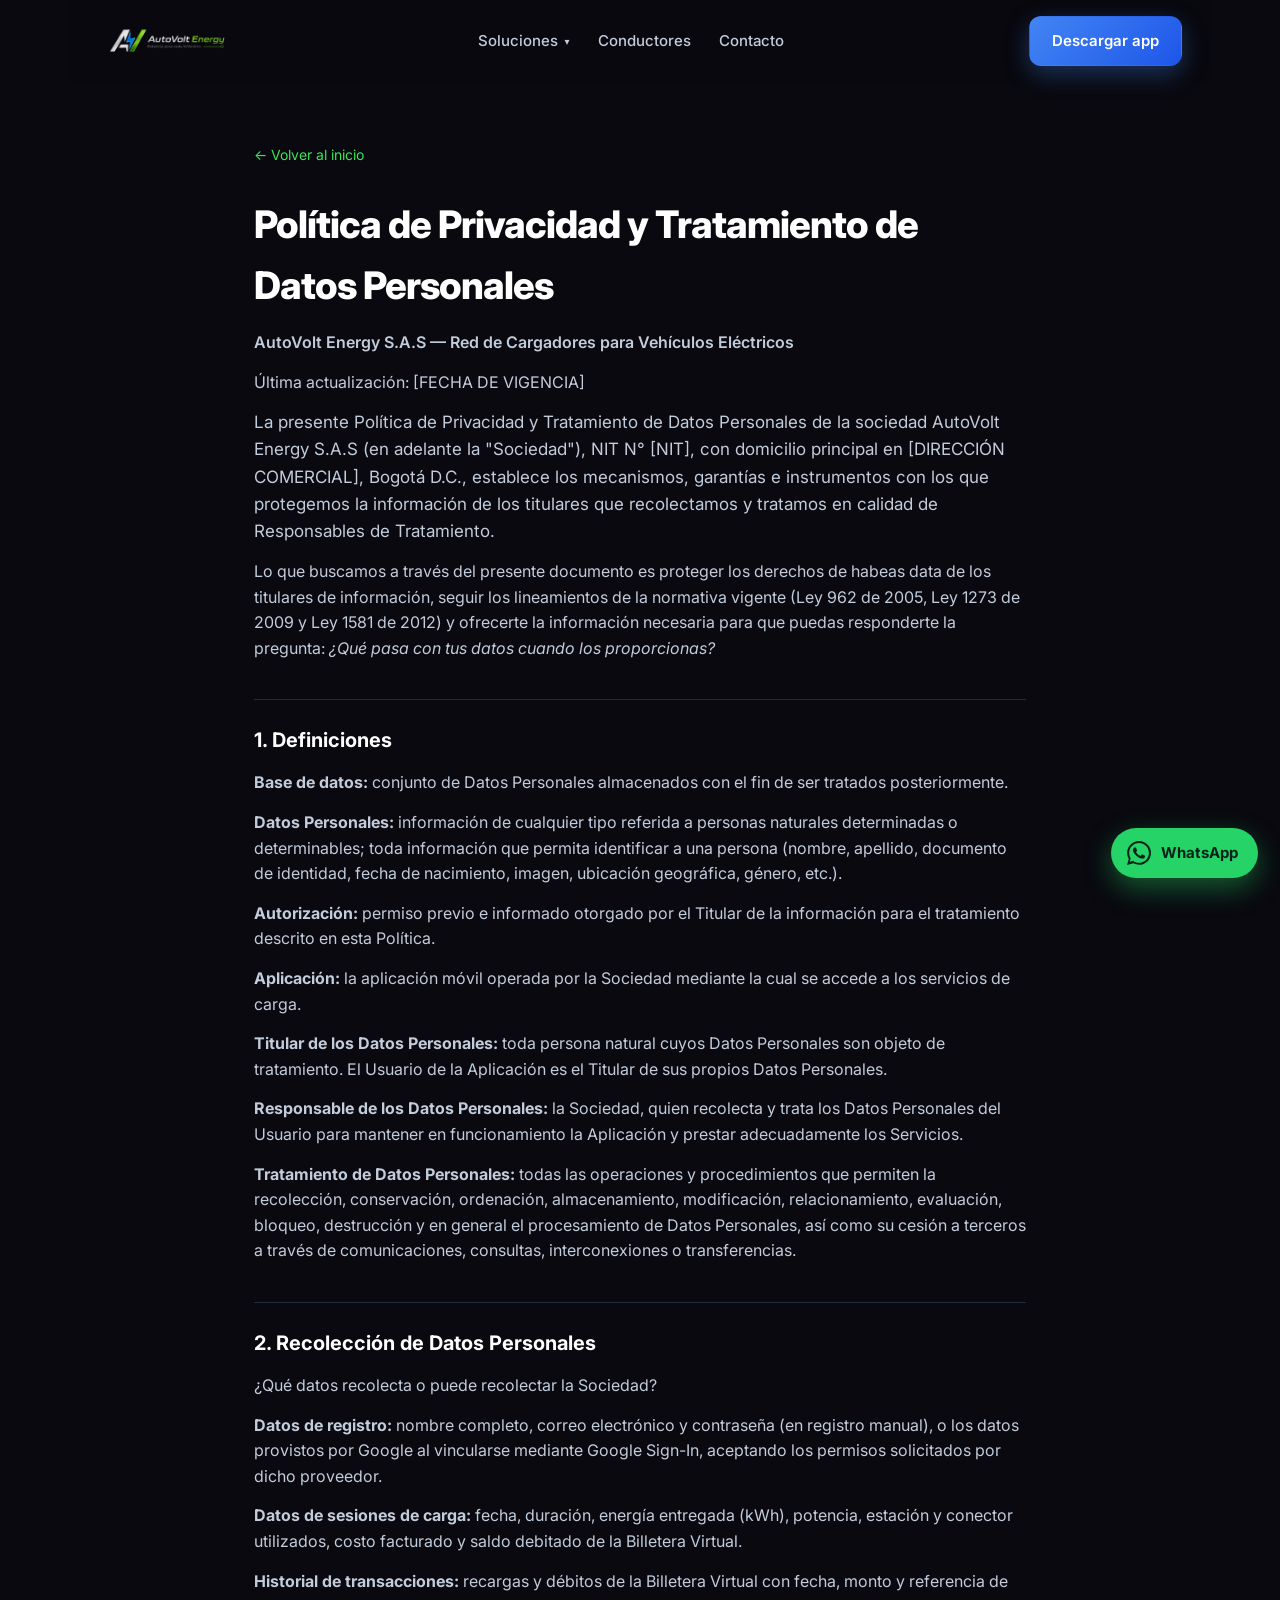
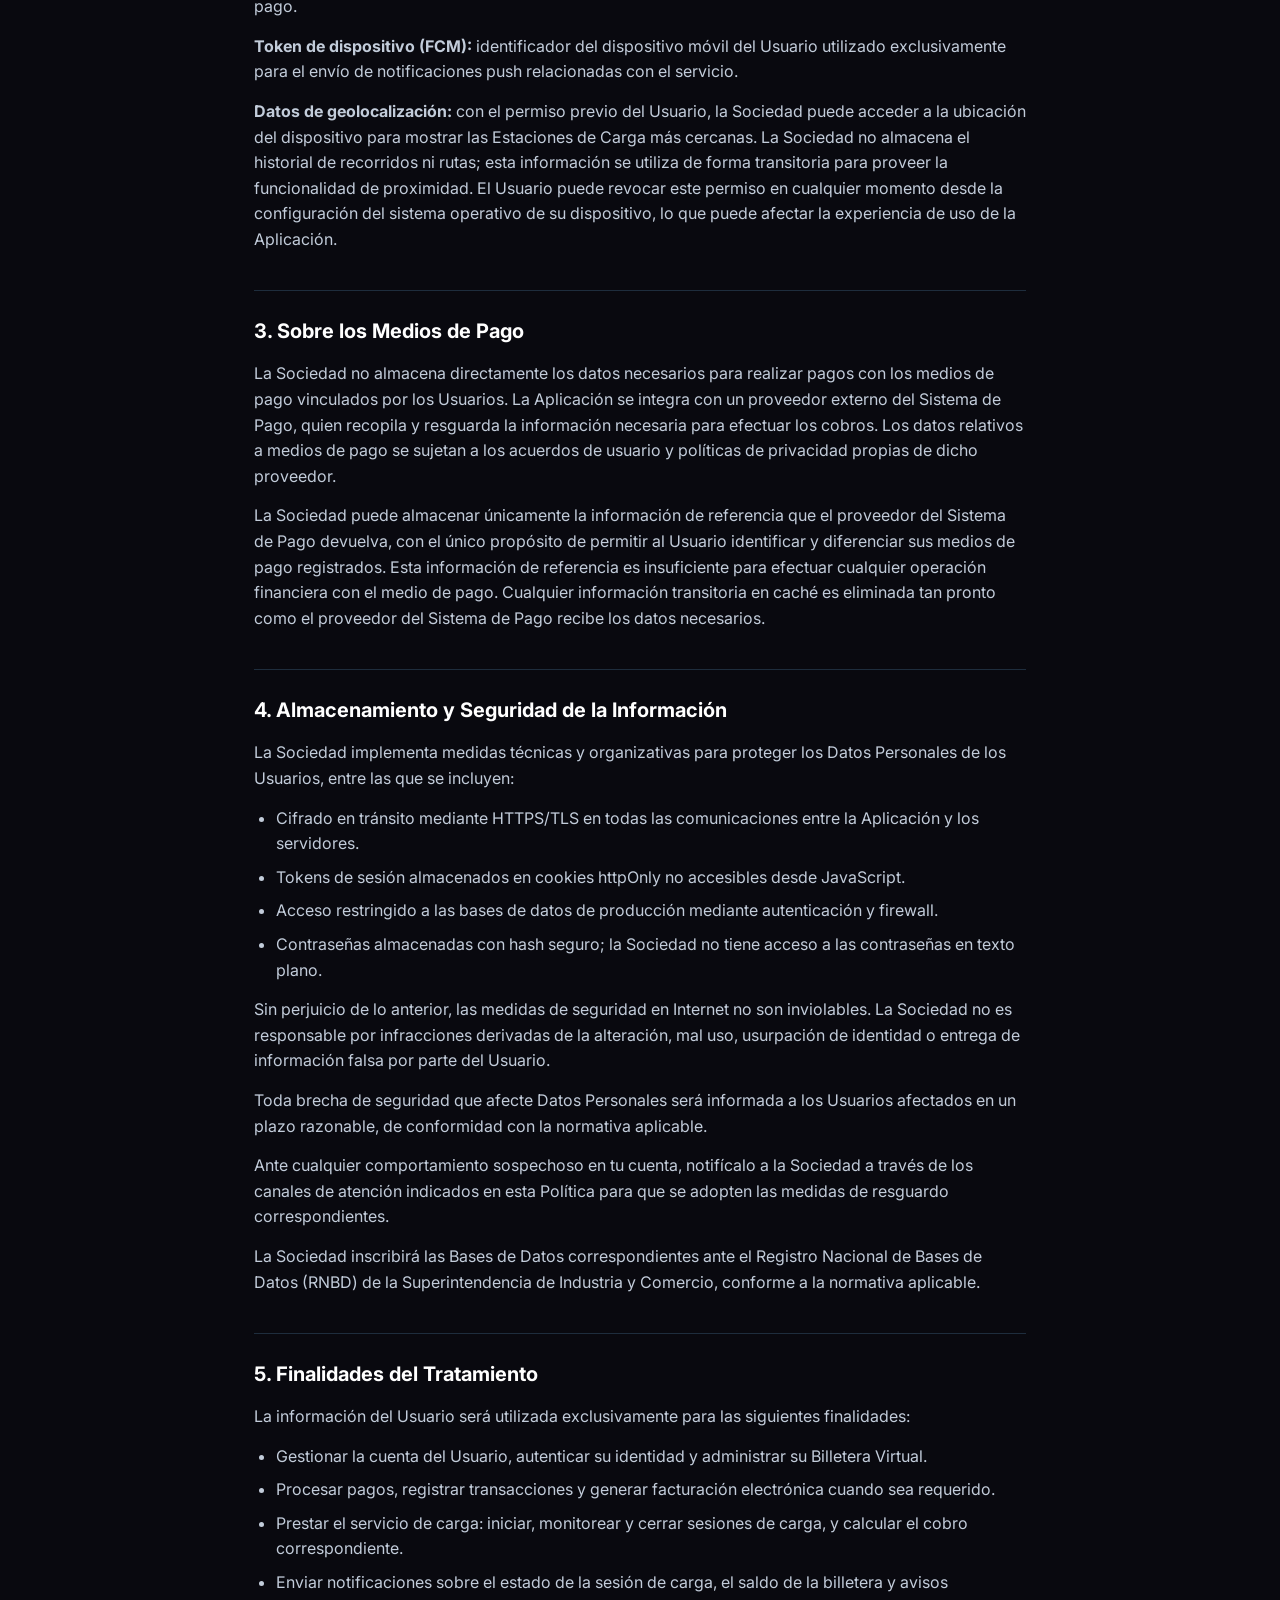
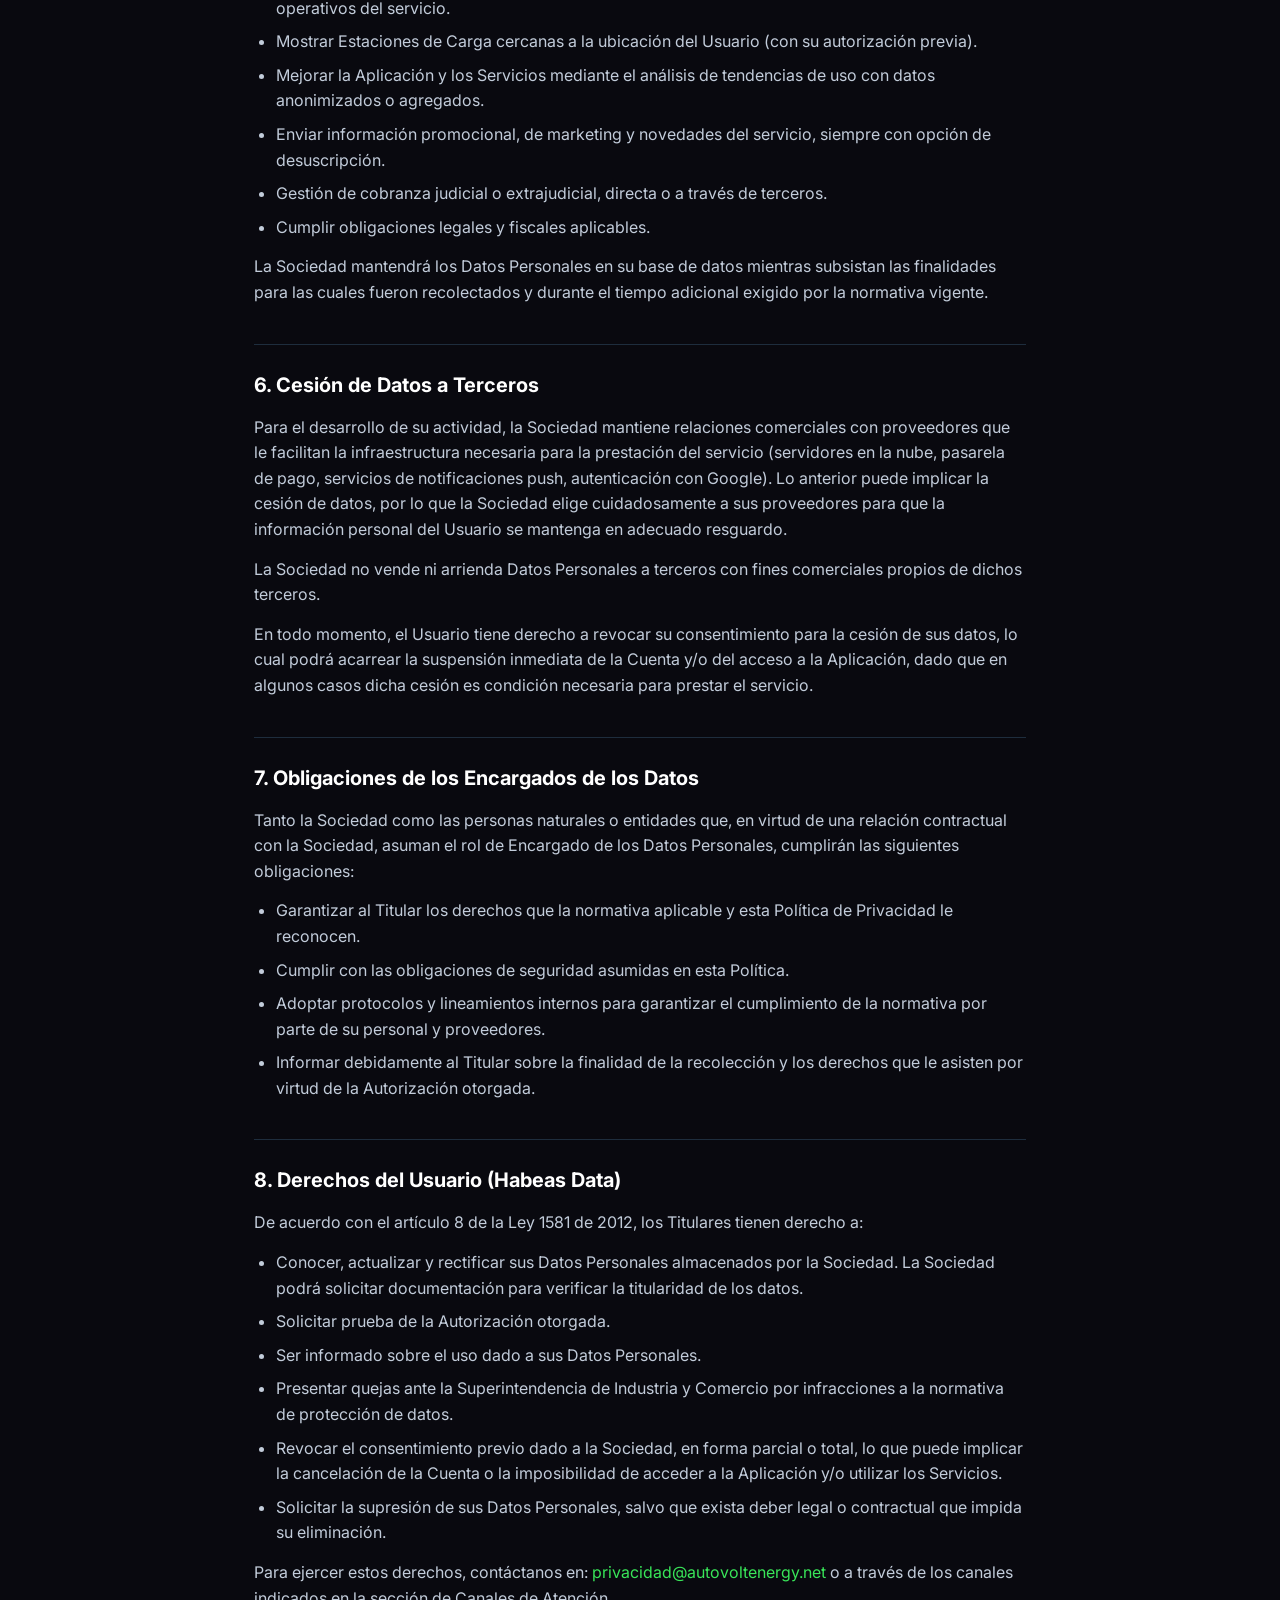
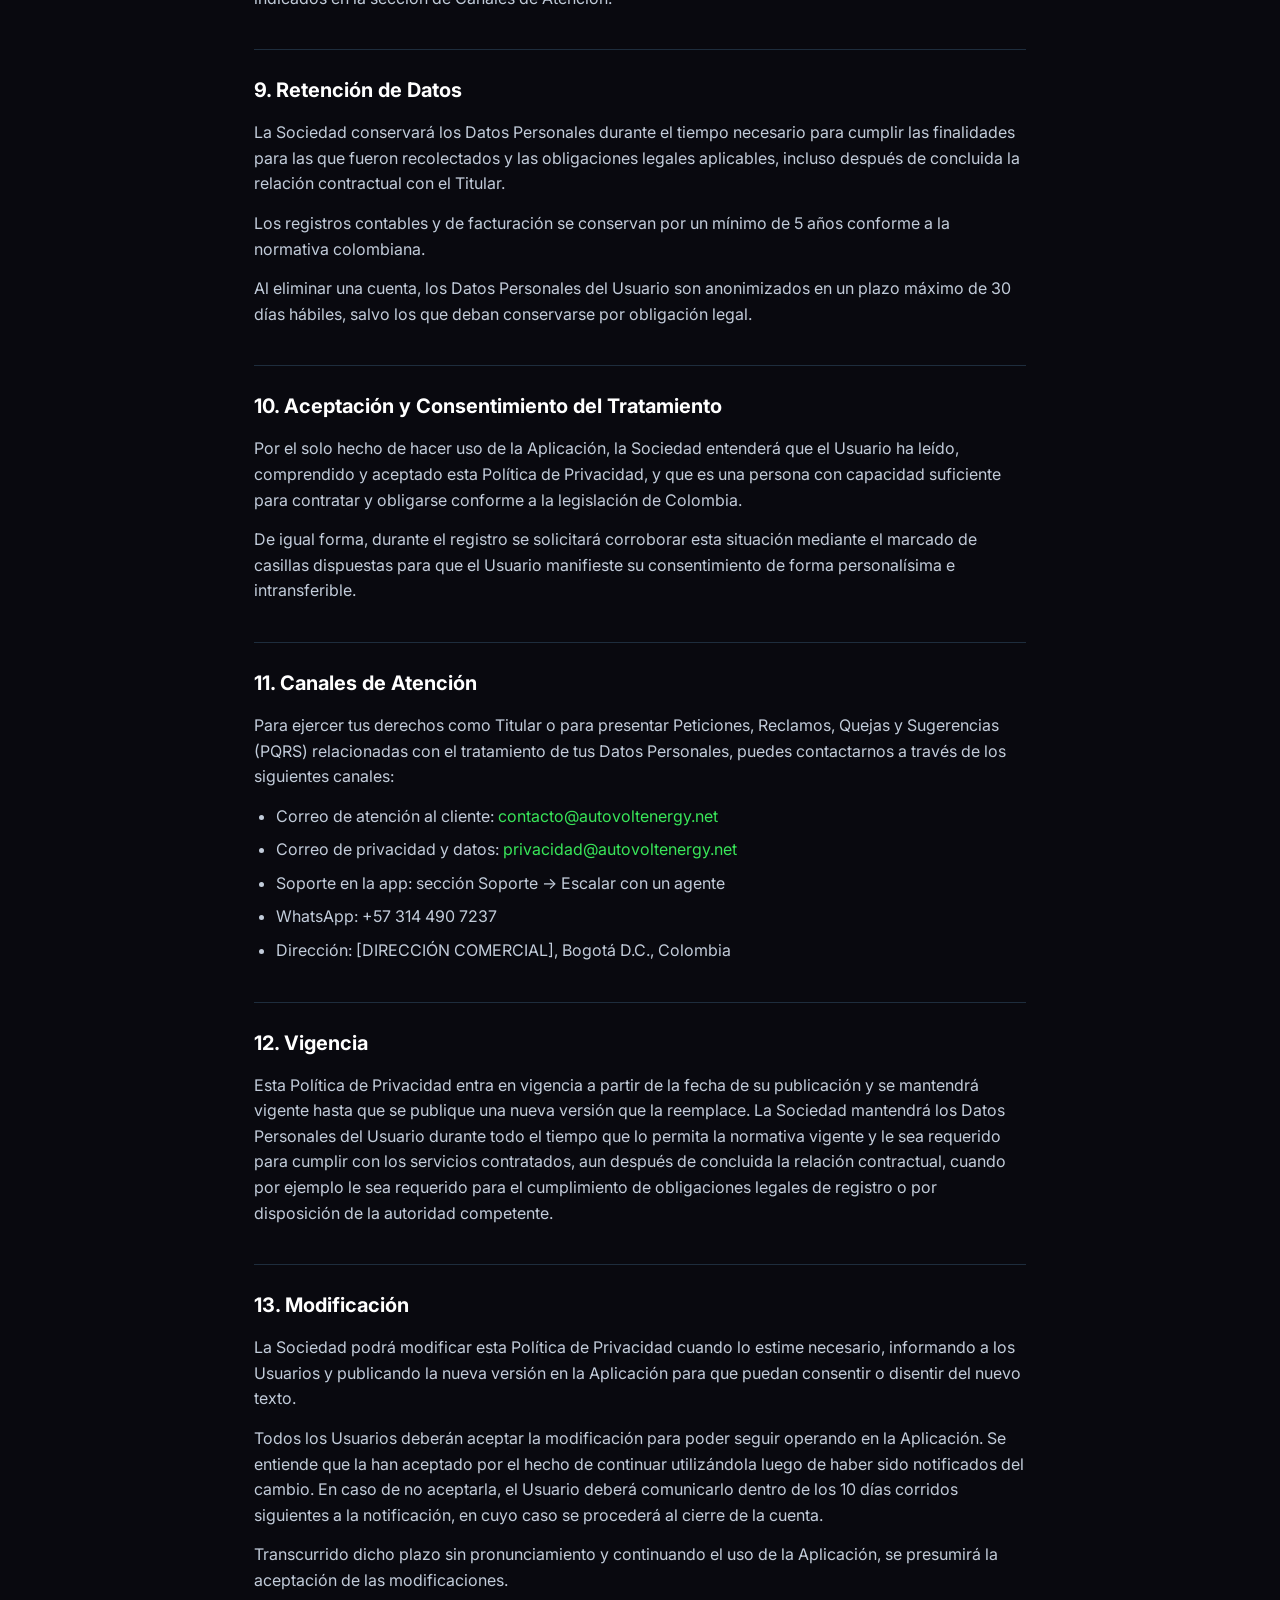
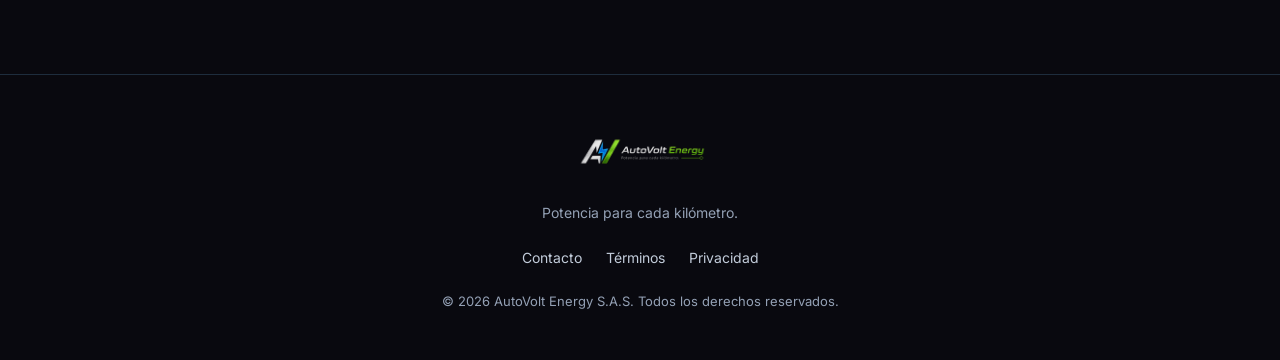
<file: privacidad.html>
<!DOCTYPE html>
<html lang="es">
<head>
  <meta charset="UTF-8" />
  <meta name="viewport" content="width=device-width, initial-scale=1.0" />
  <title>Política de Privacidad — AutoVolt Energy</title>
  <meta name="description" content="Política de Privacidad y Tratamiento de Datos Personales de AutoVolt Energy." />
  <link rel="canonical" href="https://www.autovoltenergy.net/privacidad.html" />

  <meta property="og:title" content="Política de Privacidad — AutoVolt Energy" />
  <meta property="og:description" content="Política de Privacidad y Tratamiento de Datos Personales de AutoVolt Energy." />
  <meta property="og:type" content="article" />
  <meta property="og:url" content="https://www.autovoltenergy.net/privacidad.html" />
  <meta property="og:image" content="https://www.autovoltenergy.net/assets/logo_4k.png" />
  <meta name="twitter:card" content="summary_large_image" />

  <link rel="icon" type="image/png" href="assets/mark.png" />
  <link rel="preconnect" href="https://fonts.googleapis.com" />
  <link rel="preconnect" href="https://fonts.gstatic.com" crossorigin />
  <link href="https://fonts.googleapis.com/css2?family=Inter:wght@400;500;600;700;800&display=swap" rel="stylesheet" />
  <link rel="stylesheet" href="styles.css" />

  <script type="application/ld+json">
  {
    "@context": "https://schema.org",
    "@type": "WebPage",
    "name": "Política de Privacidad y Tratamiento de Datos Personales",
    "description": "Política de Privacidad y Tratamiento de Datos Personales de AutoVolt Energy.",
    "url": "https://www.autovoltenergy.net/privacidad.html",
    "isPartOf": {
      "@type": "WebSite",
      "name": "AutoVolt Energy",
      "url": "https://www.autovoltenergy.net/"
    },
    "publisher": {
      "@type": "Organization",
      "name": "AutoVolt Energy S.A.S",
      "logo": {
        "@type": "ImageObject",
        "url": "https://www.autovoltenergy.net/assets/logo_4k.png"
      }
    }
  }
  </script>
</head>
<body>

  <header class="nav">
    <a href="index.html" class="nav__brand">
      <img src="assets/logo.png" alt="AutoVolt Energy" />
    </a>
    <nav class="nav__links">
      <div class="nav__dropdown">
        <button type="button" class="nav__dropbtn" aria-haspopup="true">Soluciones <span class="caret">▾</span></button>
        <div class="nav__menu">
          <a href="cargadores-conjuntos-residenciales.html">Conjuntos residenciales</a>
          <a href="cargadores-centros-comerciales.html">Centros comerciales y zonas de alta afluencia vial</a>
          <a href="cargadores-hoteles-hospitales.html">Hoteles y hospitales</a>
          <a href="soluciones-para-empresas.html">Empresas y operadores</a>
          <a href="software-para-electrolineras.html">Software para electrolineras</a>
        </div>
      </div>
      <a href="index.html#conductores">Conductores</a>
      <a href="index.html#contacto">Contacto</a>
    </nav>
    <a href="index.html#descargar" class="btn btn--primary nav__cta">Descargar app</a>
  </header>

  <main class="legal">
    <a href="index.html" class="legal__back">← Volver al inicio</a>

    <h1>Política de Privacidad y Tratamiento de Datos Personales</h1>
    <p class="legal__sub">AutoVolt Energy S.A.S — Red de Cargadores para Vehículos Eléctricos</p>
    <p class="legal__date">Última actualización: [FECHA DE VIGENCIA]</p>

    <p class="lead">
      La presente Política de Privacidad y Tratamiento de Datos Personales de la
      sociedad AutoVolt Energy S.A.S (en adelante la "Sociedad"), NIT N° [NIT], con
      domicilio principal en [DIRECCIÓN COMERCIAL], Bogotá D.C., establece los
      mecanismos, garantías e instrumentos con los que protegemos la información de
      los titulares que recolectamos y tratamos en calidad de Responsables de
      Tratamiento.
    </p>
    <p>
      Lo que buscamos a través del presente documento es proteger los derechos de
      habeas data de los titulares de información, seguir los lineamientos de la
      normativa vigente (Ley 962 de 2005, Ley 1273 de 2009 y Ley 1581 de 2012) y
      ofrecerte la información necesaria para que puedas responderte la pregunta:
      <em>¿Qué pasa con tus datos cuando los proporcionas?</em>
    </p>

    <h2>1. Definiciones</h2>
    <p><strong>Base de datos:</strong> conjunto de Datos Personales almacenados con el fin de ser tratados posteriormente.</p>
    <p><strong>Datos Personales:</strong> información de cualquier tipo referida a personas naturales determinadas o determinables; toda información que permita identificar a una persona (nombre, apellido, documento de identidad, fecha de nacimiento, imagen, ubicación geográfica, género, etc.).</p>
    <p><strong>Autorización:</strong> permiso previo e informado otorgado por el Titular de la información para el tratamiento descrito en esta Política.</p>
    <p><strong>Aplicación:</strong> la aplicación móvil operada por la Sociedad mediante la cual se accede a los servicios de carga.</p>
    <p><strong>Titular de los Datos Personales:</strong> toda persona natural cuyos Datos Personales son objeto de tratamiento. El Usuario de la Aplicación es el Titular de sus propios Datos Personales.</p>
    <p><strong>Responsable de los Datos Personales:</strong> la Sociedad, quien recolecta y trata los Datos Personales del Usuario para mantener en funcionamiento la Aplicación y prestar adecuadamente los Servicios.</p>
    <p><strong>Tratamiento de Datos Personales:</strong> todas las operaciones y procedimientos que permiten la recolección, conservación, ordenación, almacenamiento, modificación, relacionamiento, evaluación, bloqueo, destrucción y en general el procesamiento de Datos Personales, así como su cesión a terceros a través de comunicaciones, consultas, interconexiones o transferencias.</p>

    <h2>2. Recolección de Datos Personales</h2>
    <p>¿Qué datos recolecta o puede recolectar la Sociedad?</p>
    <p><strong>Datos de registro:</strong> nombre completo, correo electrónico y contraseña (en registro manual), o los datos provistos por Google al vincularse mediante Google Sign-In, aceptando los permisos solicitados por dicho proveedor.</p>
    <p><strong>Datos de sesiones de carga:</strong> fecha, duración, energía entregada (kWh), potencia, estación y conector utilizados, costo facturado y saldo debitado de la Billetera Virtual.</p>
    <p><strong>Historial de transacciones:</strong> recargas y débitos de la Billetera Virtual con fecha, monto y referencia de pago.</p>
    <p><strong>Token de dispositivo (FCM):</strong> identificador del dispositivo móvil del Usuario utilizado exclusivamente para el envío de notificaciones push relacionadas con el servicio.</p>
    <p><strong>Datos de geolocalización:</strong> con el permiso previo del Usuario, la Sociedad puede acceder a la ubicación del dispositivo para mostrar las Estaciones de Carga más cercanas. La Sociedad no almacena el historial de recorridos ni rutas; esta información se utiliza de forma transitoria para proveer la funcionalidad de proximidad. El Usuario puede revocar este permiso en cualquier momento desde la configuración del sistema operativo de su dispositivo, lo que puede afectar la experiencia de uso de la Aplicación.</p>

    <h2>3. Sobre los Medios de Pago</h2>
    <p>La Sociedad no almacena directamente los datos necesarios para realizar pagos con los medios de pago vinculados por los Usuarios. La Aplicación se integra con un proveedor externo del Sistema de Pago, quien recopila y resguarda la información necesaria para efectuar los cobros. Los datos relativos a medios de pago se sujetan a los acuerdos de usuario y políticas de privacidad propias de dicho proveedor.</p>
    <p>La Sociedad puede almacenar únicamente la información de referencia que el proveedor del Sistema de Pago devuelva, con el único propósito de permitir al Usuario identificar y diferenciar sus medios de pago registrados. Esta información de referencia es insuficiente para efectuar cualquier operación financiera con el medio de pago. Cualquier información transitoria en caché es eliminada tan pronto como el proveedor del Sistema de Pago recibe los datos necesarios.</p>

    <h2>4. Almacenamiento y Seguridad de la Información</h2>
    <p>La Sociedad implementa medidas técnicas y organizativas para proteger los Datos Personales de los Usuarios, entre las que se incluyen:</p>
    <ul>
      <li>Cifrado en tránsito mediante HTTPS/TLS en todas las comunicaciones entre la Aplicación y los servidores.</li>
      <li>Tokens de sesión almacenados en cookies httpOnly no accesibles desde JavaScript.</li>
      <li>Acceso restringido a las bases de datos de producción mediante autenticación y firewall.</li>
      <li>Contraseñas almacenadas con hash seguro; la Sociedad no tiene acceso a las contraseñas en texto plano.</li>
    </ul>
    <p>Sin perjuicio de lo anterior, las medidas de seguridad en Internet no son inviolables. La Sociedad no es responsable por infracciones derivadas de la alteración, mal uso, usurpación de identidad o entrega de información falsa por parte del Usuario.</p>
    <p>Toda brecha de seguridad que afecte Datos Personales será informada a los Usuarios afectados en un plazo razonable, de conformidad con la normativa aplicable.</p>
    <p>Ante cualquier comportamiento sospechoso en tu cuenta, notifícalo a la Sociedad a través de los canales de atención indicados en esta Política para que se adopten las medidas de resguardo correspondientes.</p>
    <p>La Sociedad inscribirá las Bases de Datos correspondientes ante el Registro Nacional de Bases de Datos (RNBD) de la Superintendencia de Industria y Comercio, conforme a la normativa aplicable.</p>

    <h2>5. Finalidades del Tratamiento</h2>
    <p>La información del Usuario será utilizada exclusivamente para las siguientes finalidades:</p>
    <ul>
      <li>Gestionar la cuenta del Usuario, autenticar su identidad y administrar su Billetera Virtual.</li>
      <li>Procesar pagos, registrar transacciones y generar facturación electrónica cuando sea requerido.</li>
      <li>Prestar el servicio de carga: iniciar, monitorear y cerrar sesiones de carga, y calcular el cobro correspondiente.</li>
      <li>Enviar notificaciones sobre el estado de la sesión de carga, el saldo de la billetera y avisos operativos del servicio.</li>
      <li>Mostrar Estaciones de Carga cercanas a la ubicación del Usuario (con su autorización previa).</li>
      <li>Mejorar la Aplicación y los Servicios mediante el análisis de tendencias de uso con datos anonimizados o agregados.</li>
      <li>Enviar información promocional, de marketing y novedades del servicio, siempre con opción de desuscripción.</li>
      <li>Gestión de cobranza judicial o extrajudicial, directa o a través de terceros.</li>
      <li>Cumplir obligaciones legales y fiscales aplicables.</li>
    </ul>
    <p>La Sociedad mantendrá los Datos Personales en su base de datos mientras subsistan las finalidades para las cuales fueron recolectados y durante el tiempo adicional exigido por la normativa vigente.</p>

    <h2>6. Cesión de Datos a Terceros</h2>
    <p>Para el desarrollo de su actividad, la Sociedad mantiene relaciones comerciales con proveedores que le facilitan la infraestructura necesaria para la prestación del servicio (servidores en la nube, pasarela de pago, servicios de notificaciones push, autenticación con Google). Lo anterior puede implicar la cesión de datos, por lo que la Sociedad elige cuidadosamente a sus proveedores para que la información personal del Usuario se mantenga en adecuado resguardo.</p>
    <p>La Sociedad no vende ni arrienda Datos Personales a terceros con fines comerciales propios de dichos terceros.</p>
    <p>En todo momento, el Usuario tiene derecho a revocar su consentimiento para la cesión de sus datos, lo cual podrá acarrear la suspensión inmediata de la Cuenta y/o del acceso a la Aplicación, dado que en algunos casos dicha cesión es condición necesaria para prestar el servicio.</p>

    <h2>7. Obligaciones de los Encargados de los Datos</h2>
    <p>Tanto la Sociedad como las personas naturales o entidades que, en virtud de una relación contractual con la Sociedad, asuman el rol de Encargado de los Datos Personales, cumplirán las siguientes obligaciones:</p>
    <ul>
      <li>Garantizar al Titular los derechos que la normativa aplicable y esta Política de Privacidad le reconocen.</li>
      <li>Cumplir con las obligaciones de seguridad asumidas en esta Política.</li>
      <li>Adoptar protocolos y lineamientos internos para garantizar el cumplimiento de la normativa por parte de su personal y proveedores.</li>
      <li>Informar debidamente al Titular sobre la finalidad de la recolección y los derechos que le asisten por virtud de la Autorización otorgada.</li>
    </ul>

    <h2>8. Derechos del Usuario (Habeas Data)</h2>
    <p>De acuerdo con el artículo 8 de la Ley 1581 de 2012, los Titulares tienen derecho a:</p>
    <ul>
      <li>Conocer, actualizar y rectificar sus Datos Personales almacenados por la Sociedad. La Sociedad podrá solicitar documentación para verificar la titularidad de los datos.</li>
      <li>Solicitar prueba de la Autorización otorgada.</li>
      <li>Ser informado sobre el uso dado a sus Datos Personales.</li>
      <li>Presentar quejas ante la Superintendencia de Industria y Comercio por infracciones a la normativa de protección de datos.</li>
      <li>Revocar el consentimiento previo dado a la Sociedad, en forma parcial o total, lo que puede implicar la cancelación de la Cuenta o la imposibilidad de acceder a la Aplicación y/o utilizar los Servicios.</li>
      <li>Solicitar la supresión de sus Datos Personales, salvo que exista deber legal o contractual que impida su eliminación.</li>
    </ul>
    <p>Para ejercer estos derechos, contáctanos en: <a href="mailto:privacidad@autovoltenergy.net">privacidad@autovoltenergy.net</a> o a través de los canales indicados en la sección de Canales de Atención.</p>

    <h2>9. Retención de Datos</h2>
    <p>La Sociedad conservará los Datos Personales durante el tiempo necesario para cumplir las finalidades para las que fueron recolectados y las obligaciones legales aplicables, incluso después de concluida la relación contractual con el Titular.</p>
    <p>Los registros contables y de facturación se conservan por un mínimo de 5 años conforme a la normativa colombiana.</p>
    <p>Al eliminar una cuenta, los Datos Personales del Usuario son anonimizados en un plazo máximo de 30 días hábiles, salvo los que deban conservarse por obligación legal.</p>

    <h2>10. Aceptación y Consentimiento del Tratamiento</h2>
    <p>Por el solo hecho de hacer uso de la Aplicación, la Sociedad entenderá que el Usuario ha leído, comprendido y aceptado esta Política de Privacidad, y que es una persona con capacidad suficiente para contratar y obligarse conforme a la legislación de Colombia.</p>
    <p>De igual forma, durante el registro se solicitará corroborar esta situación mediante el marcado de casillas dispuestas para que el Usuario manifieste su consentimiento de forma personalísima e intransferible.</p>

    <h2>11. Canales de Atención</h2>
    <p>Para ejercer tus derechos como Titular o para presentar Peticiones, Reclamos, Quejas y Sugerencias (PQRS) relacionadas con el tratamiento de tus Datos Personales, puedes contactarnos a través de los siguientes canales:</p>
    <ul>
      <li>Correo de atención al cliente: <a href="mailto:contacto@autovoltenergy.net">contacto@autovoltenergy.net</a></li>
      <li>Correo de privacidad y datos: <a href="mailto:privacidad@autovoltenergy.net">privacidad@autovoltenergy.net</a></li>
      <li>Soporte en la app: sección Soporte → Escalar con un agente</li>
      <li>WhatsApp: +57 314 490 7237</li>
      <li>Dirección: [DIRECCIÓN COMERCIAL], Bogotá D.C., Colombia</li>
    </ul>

    <h2>12. Vigencia</h2>
    <p>Esta Política de Privacidad entra en vigencia a partir de la fecha de su publicación y se mantendrá vigente hasta que se publique una nueva versión que la reemplace. La Sociedad mantendrá los Datos Personales del Usuario durante todo el tiempo que lo permita la normativa vigente y le sea requerido para cumplir con los servicios contratados, aun después de concluida la relación contractual, cuando por ejemplo le sea requerido para el cumplimiento de obligaciones legales de registro o por disposición de la autoridad competente.</p>

    <h2>13. Modificación</h2>
    <p>La Sociedad podrá modificar esta Política de Privacidad cuando lo estime necesario, informando a los Usuarios y publicando la nueva versión en la Aplicación para que puedan consentir o disentir del nuevo texto.</p>
    <p>Todos los Usuarios deberán aceptar la modificación para poder seguir operando en la Aplicación. Se entiende que la han aceptado por el hecho de continuar utilizándola luego de haber sido notificados del cambio. En caso de no aceptarla, el Usuario deberá comunicarlo dentro de los 10 días corridos siguientes a la notificación, en cuyo caso se procederá al cierre de la cuenta.</p>
    <p>Transcurrido dicho plazo sin pronunciamiento y continuando el uso de la Aplicación, se presumirá la aceptación de las modificaciones.</p>
  </main>

  <footer class="footer">
    <div class="footer__inner">
      <img src="assets/logo.png" alt="AutoVolt Energy" class="footer__logo" />
      <p class="footer__tag">Potencia para cada kilómetro.</p>
      <nav class="footer__links">
        <a href="index.html#contacto">Contacto</a>
        <a href="terminos.html">Términos</a>
        <a href="privacidad.html">Privacidad</a>
      </nav>
      <p class="footer__copy">© <span id="year"></span> AutoVolt Energy S.A.S. Todos los derechos reservados.</p>
    </div>
  </footer>

  <a class="wa-fab" href="https://wa.me/573144907237?text=Hola%2C%20quiero%20informaci%C3%B3n%20sobre%20AutoVolt%20Energy" target="_blank" rel="noopener" aria-label="Escríbenos por WhatsApp">
    <svg viewBox="0 0 24 24" fill="currentColor" aria-hidden="true"><path d="M.057 24l1.687-6.163a11.867 11.867 0 01-1.587-5.945C.16 5.335 5.495 0 12.05 0a11.82 11.82 0 018.413 3.488 11.82 11.82 0 013.48 8.414c-.003 6.557-5.338 11.892-11.893 11.892a11.9 11.9 0 01-5.688-1.448L.057 24zm6.597-3.807c1.676.995 3.276 1.591 5.392 1.592 5.448 0 9.886-4.434 9.889-9.885.002-5.462-4.415-9.89-9.881-9.892-5.452 0-9.887 4.434-9.889 9.884a9.86 9.86 0 001.515 5.26l-.999 3.648 3.742-.981zm11.387-5.464c-.074-.124-.272-.198-.57-.347-.297-.149-1.758-.868-2.031-.967-.272-.099-.47-.149-.669.149-.198.297-.768.967-.941 1.165-.173.198-.347.223-.644.074-.297-.149-1.255-.462-2.39-1.475-.883-.788-1.48-1.761-1.653-2.059-.173-.297-.018-.458.13-.606.134-.133.297-.347.446-.521.151-.172.2-.296.3-.495.099-.198.05-.372-.025-.521-.075-.148-.669-1.611-.916-2.206-.242-.579-.487-.501-.669-.51l-.57-.01c-.198 0-.52.074-.792.372s-1.04 1.016-1.04 2.479 1.065 2.876 1.213 3.074c.149.198 2.095 3.2 5.076 4.487.71.306 1.263.489 1.694.626.712.226 1.36.194 1.872.118.571-.085 1.758-.719 2.006-1.413.248-.695.248-1.29.173-1.414z"/></svg>
    <span>WhatsApp</span>
  </a>

  <script>document.getElementById('year').textContent = new Date().getFullYear();</script>
</body>
</html>
</file>
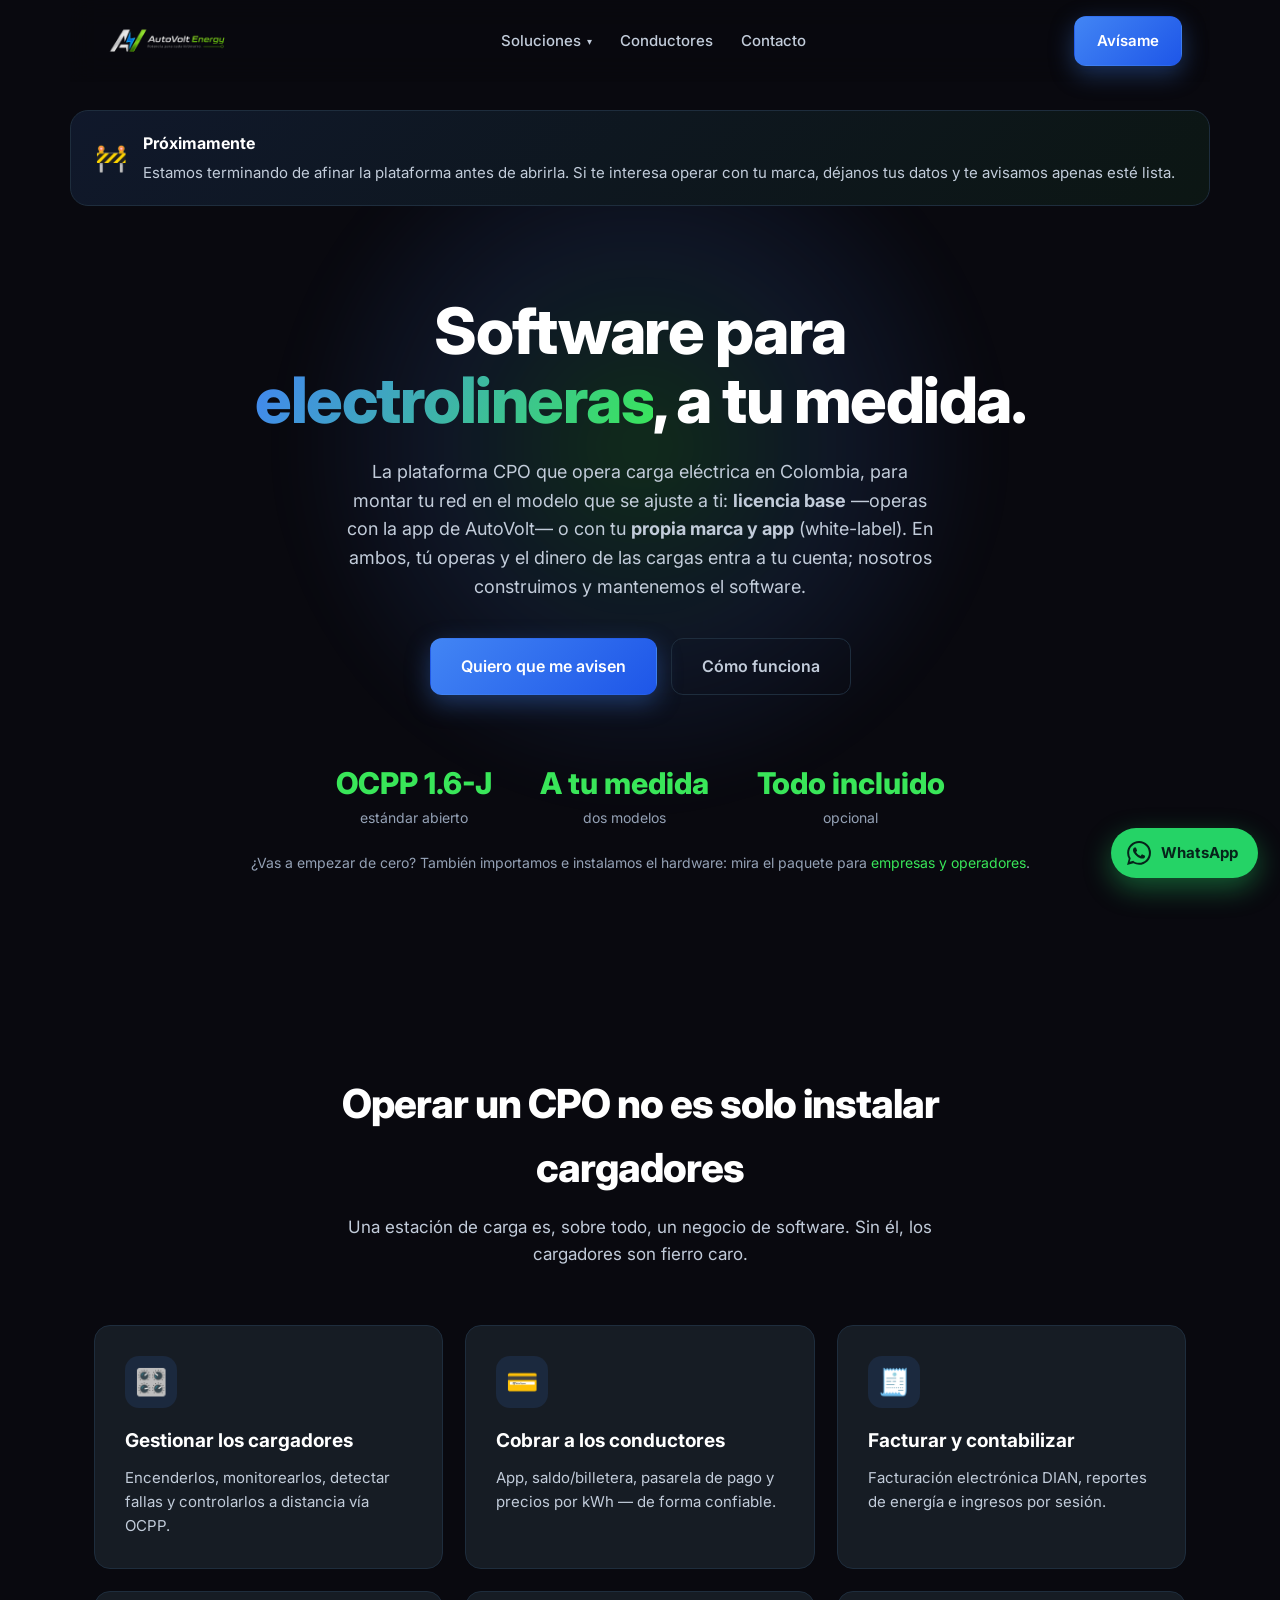
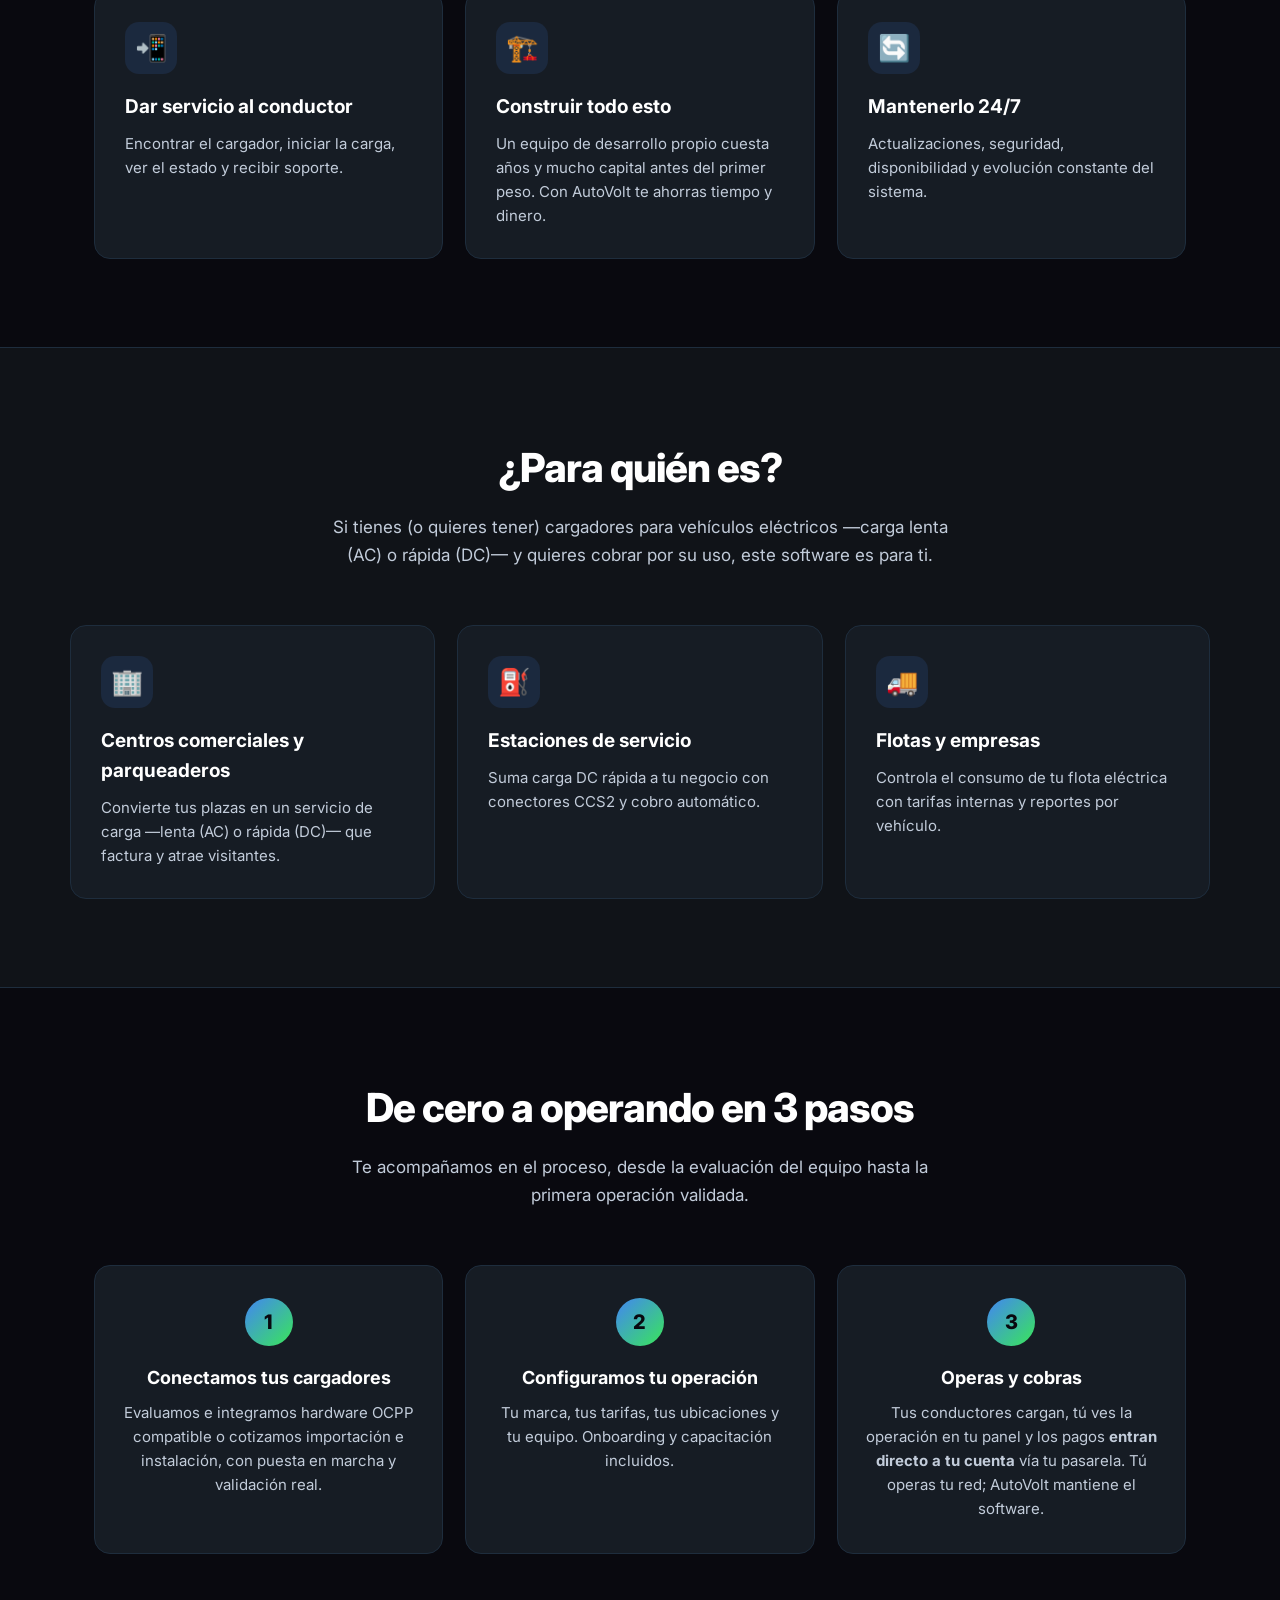
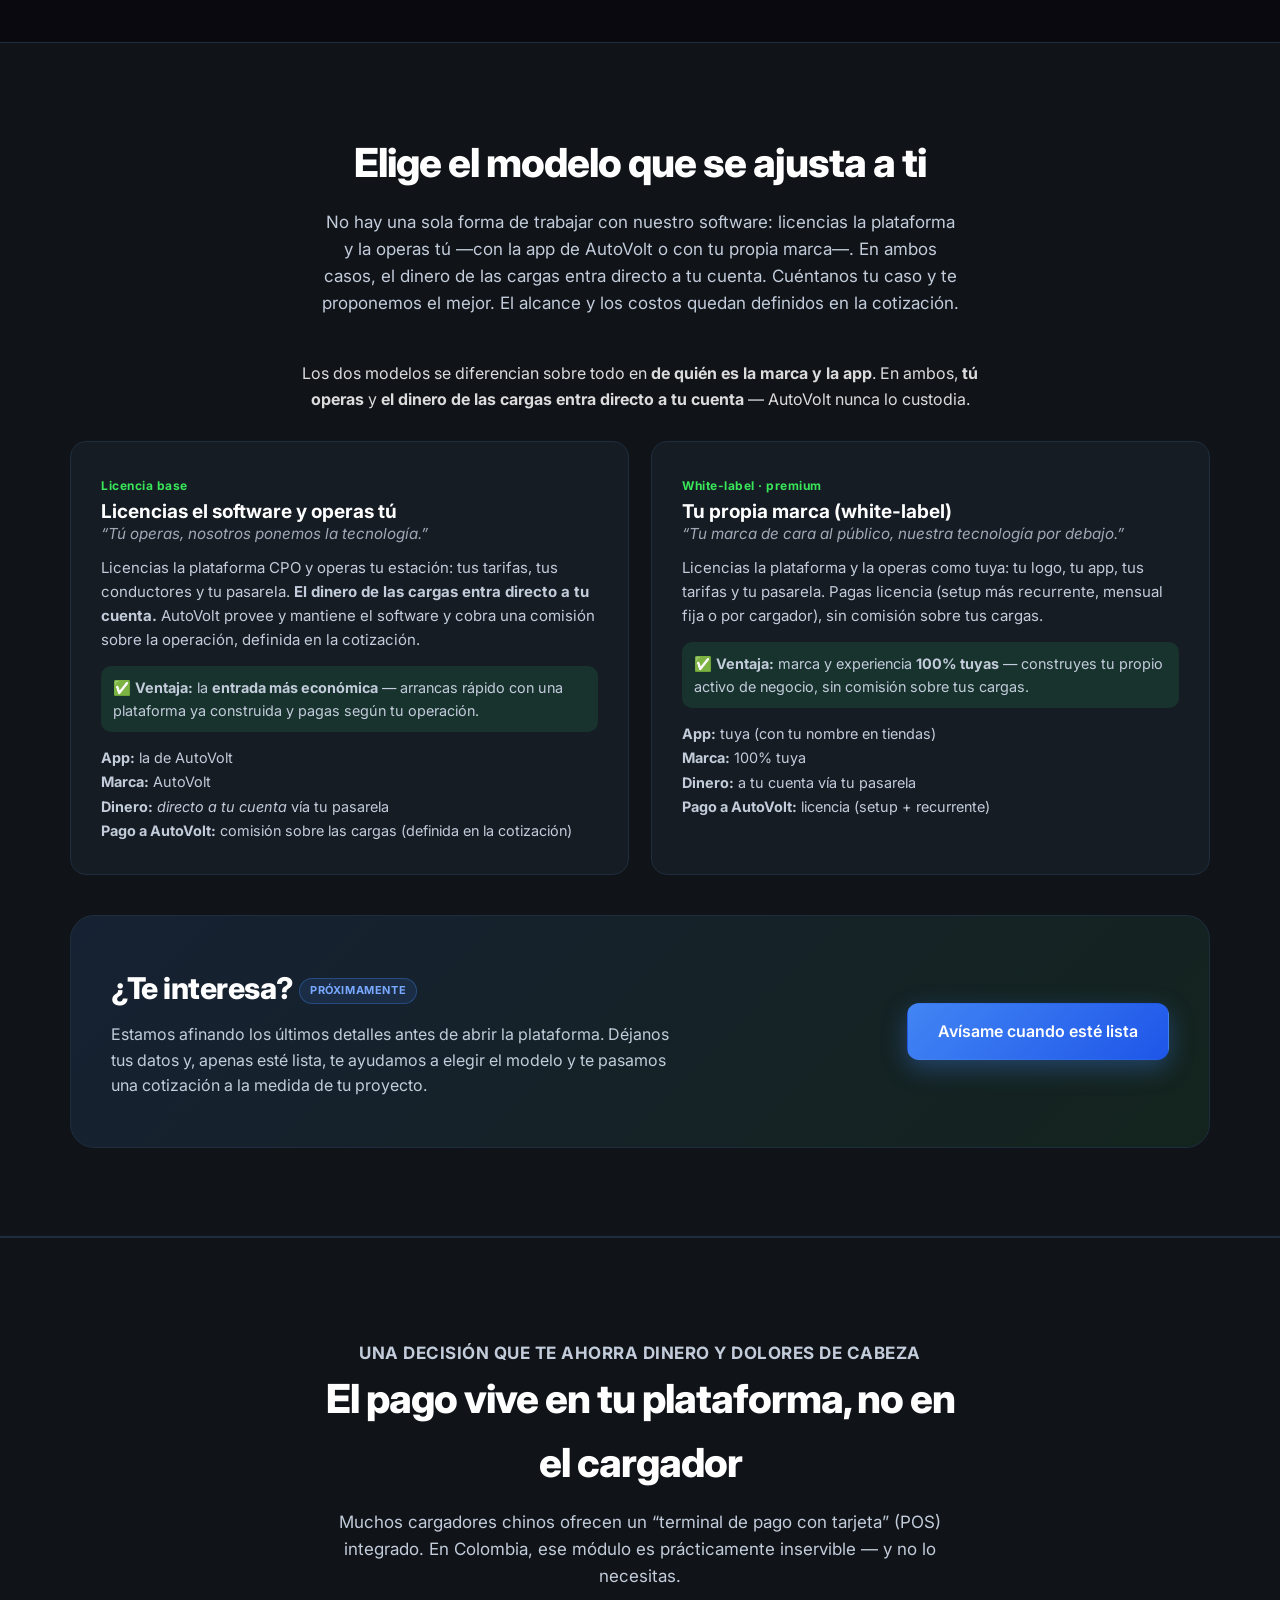
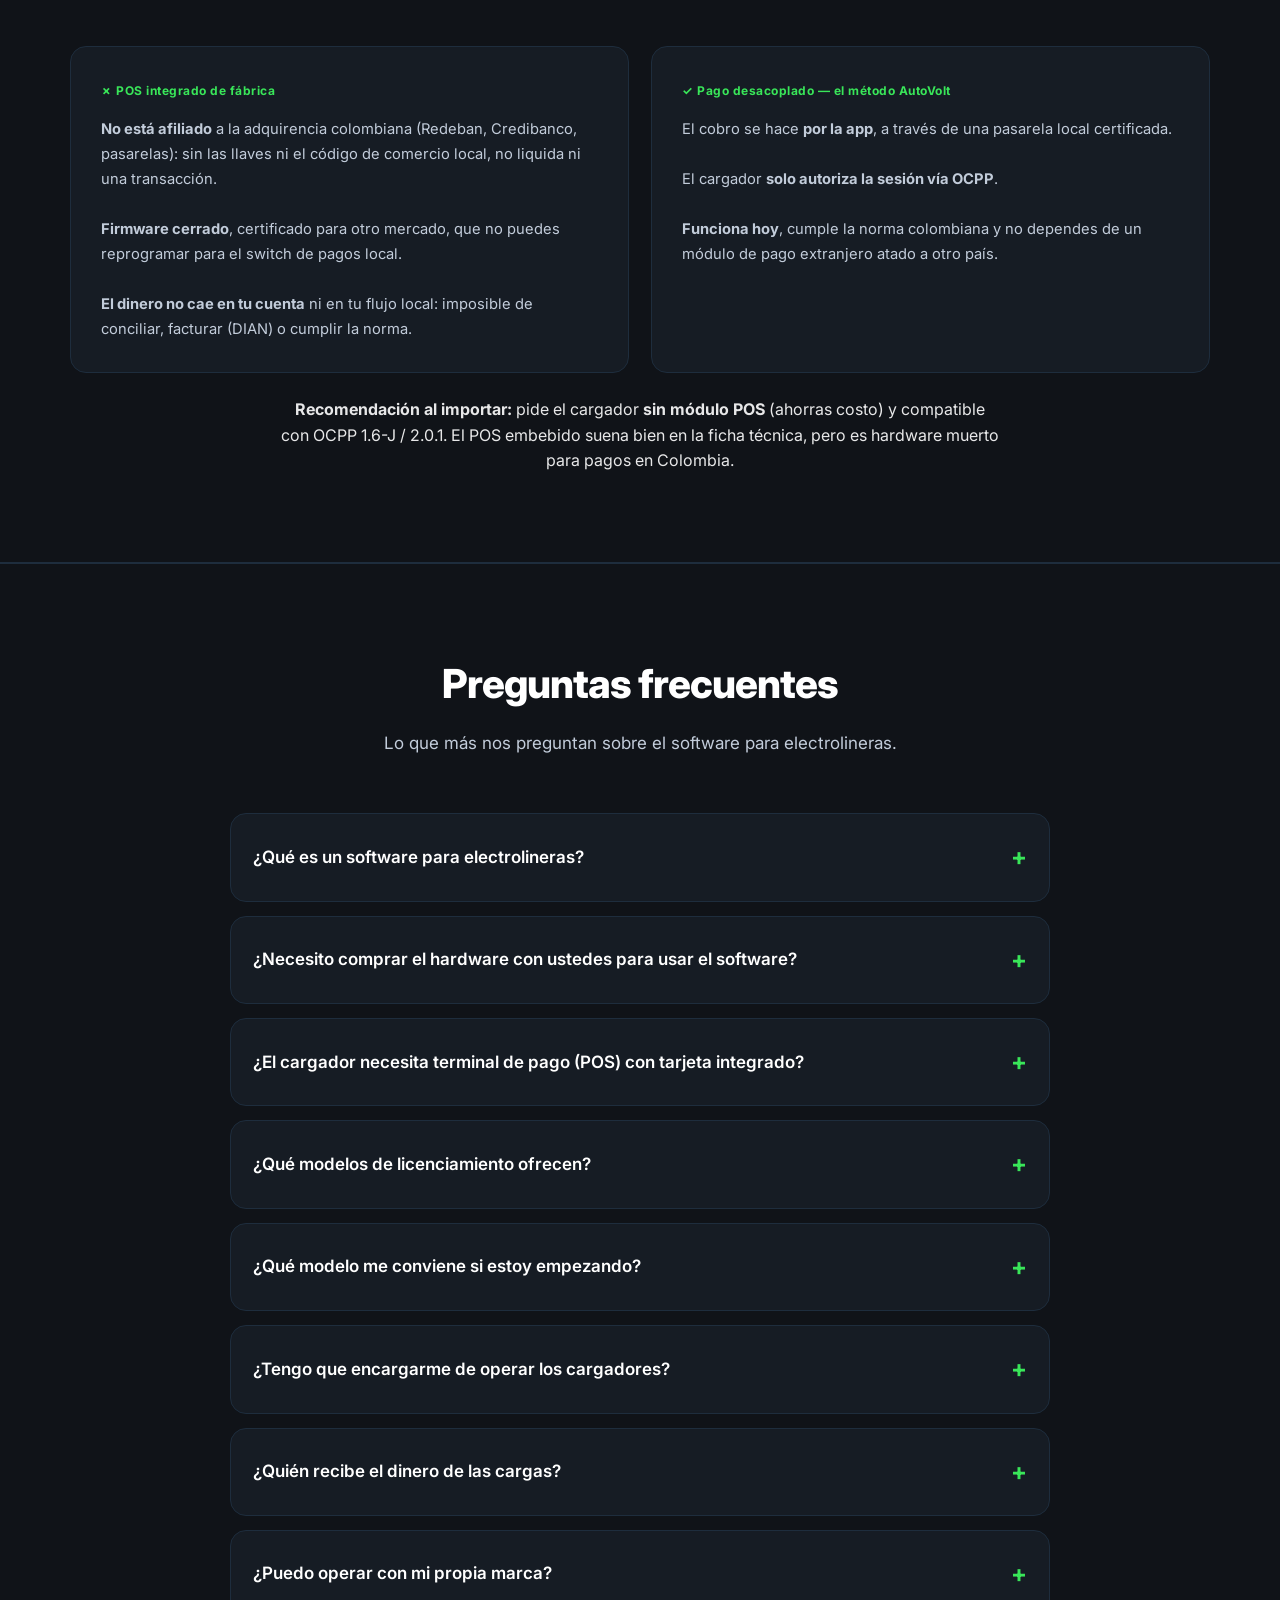
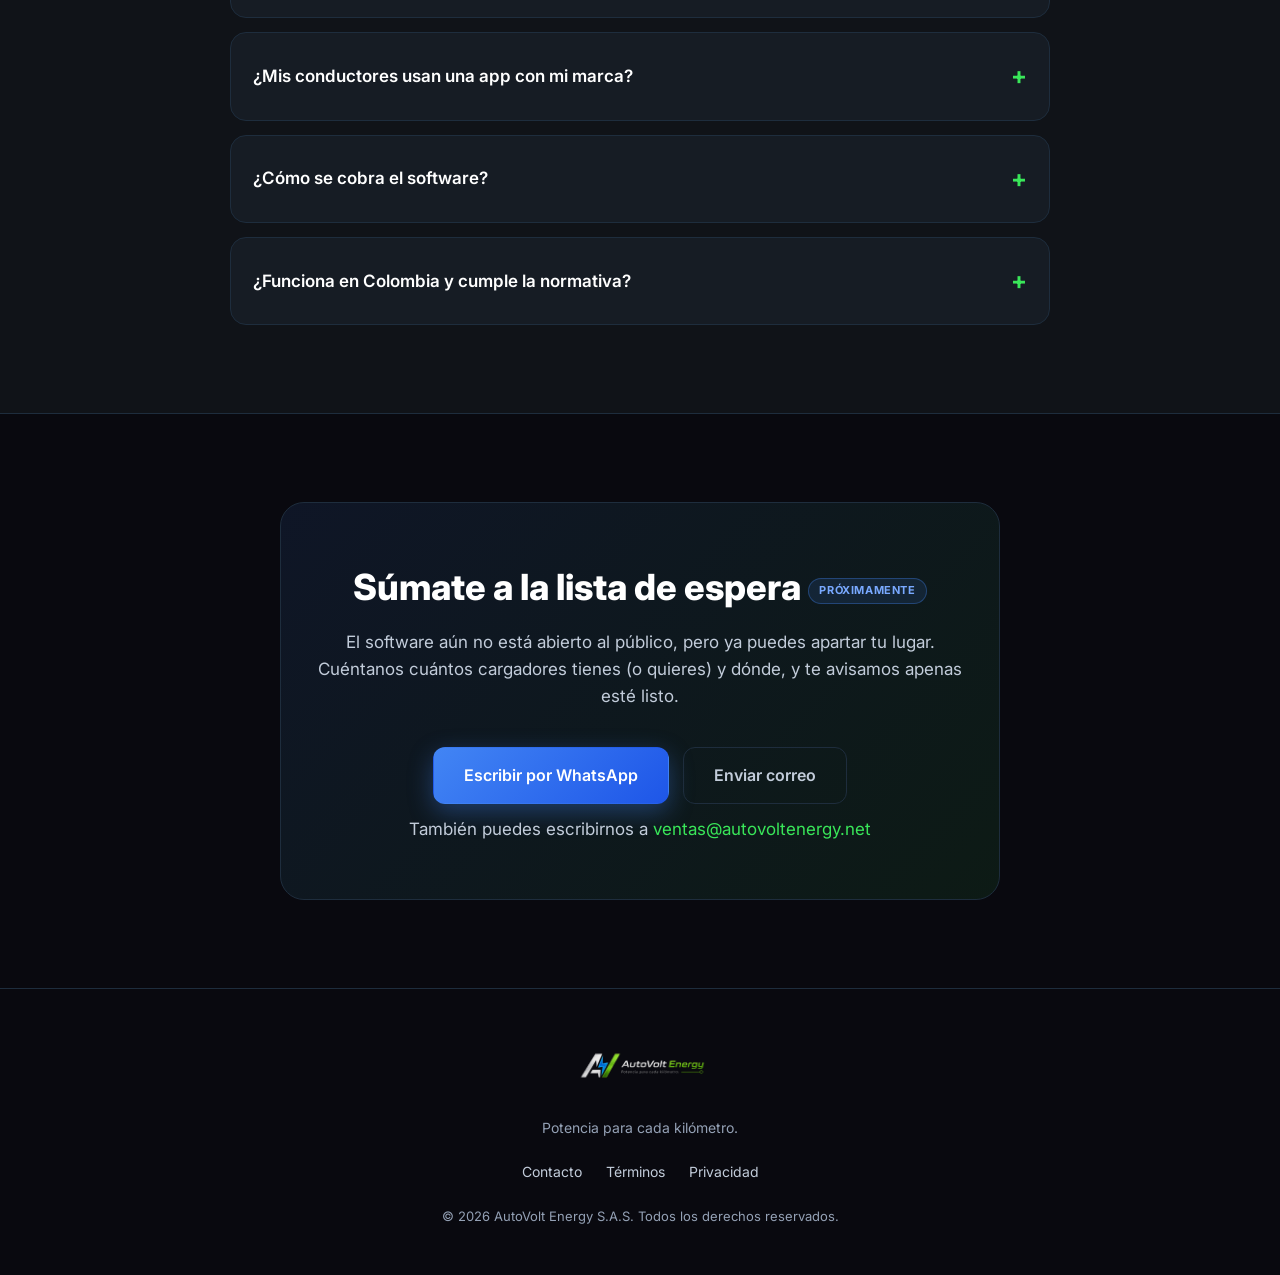
<file: software-para-electrolineras.html>
<!DOCTYPE html>
<html lang="es">
<head>
  <meta charset="UTF-8" />
  <meta name="viewport" content="width=device-width, initial-scale=1.0" />
  <title>Software para electrolineras en Colombia | Plataforma CPO — AutoVolt Energy</title>
  <meta name="description" content="Software para electrolineras en licencia: opera una red de carga con el modelo que se ajuste a ti — desde operar en nuestra red hasta tu propia marca (white-label). Plataforma CPO sobre OCPP 1.6-J: panel, app, tarifas y cobro por kWh. En Colombia." />
  <meta name="keywords" content="software para electrolineras, software CPO, software white label para electrolineras, licencia plataforma de carga, plataforma de carga como servicio, software CPO multioperador, plataforma de carga vehículos eléctricos, gestión de cargadores, OCPP, operar estación de carga Colombia" />
  <link rel="canonical" href="https://www.autovoltenergy.net/software-para-electrolineras.html" />

  <meta property="og:title" content="Software para electrolineras en Colombia — AutoVolt Energy" />
  <meta property="og:description" content="Licencia la plataforma CPO y opérala tú: con la app de AutoVolt o con tu propia marca (white-label). Tú operas y el dinero de las cargas entra a tu cuenta. Panel, app, tarifas y cobro por kWh." />
  <meta property="og:type" content="website" />
  <meta property="og:url" content="https://www.autovoltenergy.net/software-para-electrolineras.html" />
  <meta property="og:image" content="https://www.autovoltenergy.net/assets/logo_4k.png" />
  <meta name="twitter:card" content="summary_large_image" />

  <link rel="icon" type="image/png" href="assets/mark.png" />
  <link rel="preconnect" href="https://fonts.googleapis.com" />
  <link rel="preconnect" href="https://fonts.gstatic.com" crossorigin />
  <link href="https://fonts.googleapis.com/css2?family=Inter:wght@400;500;600;700;800&display=swap" rel="stylesheet" />
  <link rel="stylesheet" href="styles.css" />

  <script type="application/ld+json">
  {
    "@context": "https://schema.org",
    "@type": "Service",
    "serviceType": "Software para electrolineras (plataforma CPO)",
    "name": "Plataforma de software para electrolineras AutoVolt Energy",
    "description": "Software CPO para operar una red de carga de vehículos eléctricos sobre OCPP 1.6-J, ofrecido en dos modelos de licenciamiento: licencia base (el operador opera con la app y la marca de AutoVolt) o licencia white-label con la marca propia del operador. En ambos el operador opera y el dinero de las cargas entra a su cuenta; AutoVolt construye y mantiene el software. La licencia base se cobra por comisión sobre la operación y el white-label por licencia sin comisión; definido a la medida.",
    "provider": {
      "@type": "Organization",
      "name": "AutoVolt Energy S.A.S",
      "url": "https://www.autovoltenergy.net/"
    },
    "areaServed": { "@type": "Country", "name": "Colombia" },
    "offers": {
      "@type": "Offer",
      "priceCurrency": "COP",
      "url": "https://www.autovoltenergy.net/software-para-electrolineras.html",
      "description": "Dos modelos: licencia base (por comisión sobre la operación) o white-label (licencia: setup más recurrente, sin comisión sobre tus cargas). Cotización a la medida."
    }
  }
  </script>
  <script type="application/ld+json">
  {
    "@context": "https://schema.org",
    "@type": "BreadcrumbList",
    "itemListElement": [
      { "@type": "ListItem", "position": 1, "name": "Inicio", "item": "https://www.autovoltenergy.net/" },
      { "@type": "ListItem", "position": 2, "name": "Software para electrolineras", "item": "https://www.autovoltenergy.net/software-para-electrolineras.html" }
    ]
  }
  </script>
  <script type="application/ld+json">
  {
    "@context": "https://schema.org",
    "@type": "FAQPage",
    "mainEntity": [
      {
        "@type": "Question",
        "name": "¿Qué es un software para electrolineras?",
        "acceptedAnswer": { "@type": "Answer", "text": "Es la plataforma que conecta, gestiona y cobra en los cargadores de una estación de carga de vehículos eléctricos. Controla el inicio y fin de cada sesión, mide la energía entregada (kWh), gestiona tarifas, cobra al conductor y entrega reportes de operación. AutoVolt usa el estándar abierto OCPP 1.6-J, compatible con la mayoría de cargadores del mercado." }
      },
      {
        "@type": "Question",
        "name": "¿Necesito comprar el hardware con ustedes para usar el software?",
        "acceptedAnswer": { "@type": "Answer", "text": "No necesariamente. Si tus cargadores hablan OCPP 1.6-J, evaluamos su integración a la plataforma. También podemos cotizar importación e instalación si lo prefieres, sujeto a compatibilidad, permisos y alcance." }
      },
      {
        "@type": "Question",
        "name": "¿El cargador necesita terminal de pago (POS) con tarjeta integrado?",
        "acceptedAnswer": { "@type": "Answer", "text": "No. En Colombia, el POS integrado de fábrica de muchos cargadores chinos es prácticamente inservible: no está afiliado a la adquirencia local (Redeban, Credibanco, pasarelas) y el dinero no cae en tu cuenta. Con AutoVolt el pago va desacoplado del cargador: el conductor paga por la app vía una pasarela local certificada y el cargador solo autoriza la sesión por OCPP. Al importar, pide el cargador sin módulo POS." }
      },
      {
        "@type": "Question",
        "name": "¿Qué modelos de licenciamiento ofrecen?",
        "acceptedAnswer": { "@type": "Answer", "text": "Dos: (1) licencia base, donde licencias la plataforma y la operas tú con la app y la marca de AutoVolt, pagando una comisión sobre la operación; y (2) white-label, donde la operas con tu propia marca y tu app en tiendas, con una licencia sin comisión sobre tus cargas. En ambos tú operas y el dinero de las cargas entra directo a tu cuenta. Elegimos contigo el que mejor se ajuste a tu proyecto." }
      },
      {
        "@type": "Question",
        "name": "¿Qué modelo me conviene si estoy empezando?",
        "acceptedAnswer": { "@type": "Answer", "text": "Si quieres arrancar rápido y económico, la licencia base es el mejor punto de partida: operas con la app de AutoVolt y pagas por comisión sobre la operación (la entrada más económica). El white-label es el paso premium, cuando quieres tu propia marca y tu app en tiendas, con una licencia sin comisión. Lo definimos contigo." }
      },
      {
        "@type": "Question",
        "name": "¿Tengo que encargarme de operar los cargadores?",
        "acceptedAnswer": { "@type": "Answer", "text": "Sí: en ambos modelos tú operas tu red (monitoreo, tarifas, atención al conductor y tu pasarela de pago). AutoVolt construye y mantiene el software por detrás, con soporte técnico de la plataforma." }
      },
      {
        "@type": "Question",
        "name": "¿Quién recibe el dinero de las cargas?",
        "acceptedAnswer": { "@type": "Answer", "text": "Siempre tú. El dinero del conductor entra directo a tu cuenta a través de tu pasarela, y tú manejas tu contabilidad. AutoVolt solo licencia y mantiene el software, y nunca custodia tu dinero." }
      },
      {
        "@type": "Question",
        "name": "¿Puedo operar con mi propia marca?",
        "acceptedAnswer": { "@type": "Answer", "text": "Sí, en la opción premium (white-label): licencias la plataforma y la operas como tuya — tu logo, el nombre de tu empresa, tu app en tiendas, tus tarifas y tus ubicaciones. En la licencia base la app y la marca son de AutoVolt, más económico para empezar. AutoVolt construye y mantiene el software por detrás." }
      },
      {
        "@type": "Question",
        "name": "¿Mis conductores usan una app con mi marca?",
        "acceptedAnswer": { "@type": "Answer", "text": "Solo en el white-label: ahí la app sale con el nombre y la marca de tu empresa en las tiendas, y tus conductores se registran en tu red. En la licencia base, tus conductores cargan desde la app de AutoVolt (sin desarrollar la tuya)." }
      },
      {
        "@type": "Question",
        "name": "¿Cómo se cobra el software?",
        "acceptedAnswer": { "@type": "Answer", "text": "Depende del modelo: la licencia base es un modelo por comisión sobre la operación; el white-label es una licencia (con un setup de marca al inicio), sin comisión sobre tus cargas. En ambos el dinero de las cargas entra a tu cuenta. La cotización se hace a la medida." }
      },
      {
        "@type": "Question",
        "name": "¿Funciona en Colombia y cumple la normativa?",
        "acceptedAnswer": { "@type": "Answer", "text": "AutoVolt opera en Colombia como CPO y acompaña la puesta en marcha con revisión de requisitos técnicos/regulatorios aplicables, incluyendo RETIE/SIC y conectores para carga DC pública cuando correspondan." }
      }
    ]
  }
  </script>
</head>
<body>

  <header class="nav">
    <a href="index.html" class="nav__brand">
      <img src="assets/logo.png" alt="AutoVolt Energy" />
    </a>
    <nav class="nav__links">
      <div class="nav__dropdown">
        <button type="button" class="nav__dropbtn" aria-haspopup="true">Soluciones <span class="caret">▾</span></button>
        <div class="nav__menu">
          <a href="cargadores-conjuntos-residenciales.html">Conjuntos residenciales</a>
          <a href="cargadores-centros-comerciales.html">Centros comerciales y zonas de alta afluencia vial</a>
          <a href="cargadores-hoteles-hospitales.html">Hoteles y hospitales</a>
          <a href="soluciones-para-empresas.html">Empresas y operadores</a>
          <a href="software-para-electrolineras.html" class="is-active">Software para electrolineras</a>
        </div>
      </div>
      <a href="index.html#conductores">Conductores</a>
      <a href="index.html#contacto">Contacto</a>
    </nav>
    <a href="#cotizar" class="btn btn--primary nav__cta">Avísame</a>
  </header>

  <main>
    <!-- ── Aviso próximamente ───────────────────────────────────────── -->
    <div class="notice" role="status">
      <span class="notice__icon">🚧</span>
      <div>
        <strong>Próximamente</strong>
        <p>Estamos terminando de afinar la plataforma antes de abrirla. Si te interesa operar con tu marca, déjanos tus datos y te avisamos apenas esté lista.</p>
      </div>
    </div>

    <!-- ── Hero ─────────────────────────────────────────────────────── -->
    <section class="hero">
      <div class="hero__glow"></div>
      <div class="hero__content">
        <h1>Software para <span class="grad">electrolineras</span>, a tu medida.</h1>
        <p class="hero__sub">
          La plataforma CPO que opera carga eléctrica en Colombia, para montar tu red en el modelo que
          se ajuste a ti: <strong>licencia base</strong> —operas con la app de AutoVolt— o con tu
          <strong>propia marca y app</strong> (white-label). En ambos, tú operas y el dinero de las cargas
          entra a tu cuenta; nosotros construimos y mantenemos el software.
        </p>
        <div class="hero__actions">
          <a href="#cotizar" class="btn btn--primary btn--lg">Quiero que me avisen</a>
          <a href="#como" class="btn btn--ghost btn--lg">Cómo funciona</a>
        </div>
        <div class="hero__stats">
          <div><strong>OCPP 1.6-J</strong><span>estándar abierto</span></div>
          <div><strong>A tu medida</strong><span>dos modelos</span></div>
          <div><strong>Todo incluido</strong><span>opcional</span></div>
        </div>
        <p class="download__note" style="margin-top:22px;">¿Vas a empezar de cero? También importamos e instalamos el hardware: mira el paquete para <a href="soluciones-para-empresas.html">empresas y operadores</a>.</p>
      </div>
    </section>

    <!-- ── El reto ──────────────────────────────────────────────────── -->
    <section class="section">
      <div class="section__head">
        <h2>Operar un CPO no es solo instalar cargadores</h2>
        <p>Una estación de carga es, sobre todo, un negocio de software. Sin él, los cargadores son fierro caro.</p>
      </div>
      <div class="grid grid--3">
        <article class="card">
          <div class="card__icon">🎛️</div>
          <h3>Gestionar los cargadores</h3>
          <p>Encenderlos, monitorearlos, detectar fallas y controlarlos a distancia vía OCPP.</p>
        </article>
        <article class="card">
          <div class="card__icon">💳</div>
          <h3>Cobrar a los conductores</h3>
          <p>App, saldo/billetera, pasarela de pago y precios por kWh — de forma confiable.</p>
        </article>
        <article class="card">
          <div class="card__icon">🧾</div>
          <h3>Facturar y contabilizar</h3>
          <p>Facturación electrónica DIAN, reportes de energía e ingresos por sesión.</p>
        </article>
        <article class="card">
          <div class="card__icon">📲</div>
          <h3>Dar servicio al conductor</h3>
          <p>Encontrar el cargador, iniciar la carga, ver el estado y recibir soporte.</p>
        </article>
        <article class="card">
          <div class="card__icon">🏗️</div>
          <h3>Construir todo esto</h3>
          <p>Un equipo de desarrollo propio cuesta años y mucho capital antes del primer peso. Con AutoVolt te ahorras tiempo y dinero.</p>
        </article>
        <article class="card">
          <div class="card__icon">🔄</div>
          <h3>Mantenerlo 24/7</h3>
          <p>Actualizaciones, seguridad, disponibilidad y evolución constante del sistema.</p>
        </article>
      </div>
    </section>

    <!-- ── Para quién ───────────────────────────────────────────────── -->
    <section class="section section--alt">
      <div class="section__head">
        <h2>¿Para quién es?</h2>
        <p>Si tienes (o quieres tener) cargadores para vehículos eléctricos —carga lenta (AC) o rápida (DC)— y quieres cobrar por su uso, este software es para ti.</p>
      </div>
      <div class="grid grid--3">
        <article class="card card--service">
          <div class="card__icon">🏢</div>
          <h3>Centros comerciales y parqueaderos</h3>
          <p>Convierte tus plazas en un servicio de carga —lenta (AC) o rápida (DC)— que factura y atrae visitantes.</p>
        </article>
        <article class="card card--service">
          <div class="card__icon">⛽</div>
          <h3>Estaciones de servicio</h3>
          <p>Suma carga DC rápida a tu negocio con conectores CCS2 y cobro automático.</p>
        </article>
        <article class="card card--service">
          <div class="card__icon">🚚</div>
          <h3>Flotas y empresas</h3>
          <p>Controla el consumo de tu flota eléctrica con tarifas internas y reportes por vehículo.</p>
        </article>
      </div>
    </section>

    <!-- ── Cómo funciona ────────────────────────────────────────────── -->
    <section id="como" class="section">
      <div class="section__head">
        <h2>De cero a operando en 3 pasos</h2>
        <p>Te acompañamos en el proceso, desde la evaluación del equipo hasta la primera operación validada.</p>
      </div>
      <div class="grid grid--3 steps">
        <article class="step">
          <span class="step__num">1</span>
          <h3>Conectamos tus cargadores</h3>
          <p>Evaluamos e integramos hardware OCPP compatible o cotizamos importación e instalación, con puesta en marcha y validación real.</p>
        </article>
        <article class="step">
          <span class="step__num">2</span>
          <h3>Configuramos tu operación</h3>
          <p>Tu marca, tus tarifas, tus ubicaciones y tu equipo. Onboarding y capacitación incluidos.</p>
        </article>
        <article class="step">
          <span class="step__num">3</span>
          <h3>Operas y cobras</h3>
          <p>Tus conductores cargan, tú ves la operación en tu panel y los pagos <strong>entran directo a tu cuenta</strong> vía tu pasarela. Tú operas tu red; AutoVolt mantiene el software.</p>
        </article>
      </div>
    </section>

    <!-- ── Modelos de licenciamiento ────────────────────────────────── -->
    <section class="section section--alt">
      <div class="section__head">
        <h2>Elige el modelo que se ajusta a ti</h2>
        <p>No hay una sola forma de trabajar con nuestro software: licencias la plataforma y la operas tú —con la app de AutoVolt o con tu propia marca—. En ambos casos, el dinero de las cargas entra directo a tu cuenta. Cuéntanos tu caso y te proponemos el mejor. El alcance y los costos quedan definidos en la cotización.</p>
      </div>
      <p class="models__hint" style="text-align:center;margin:-12px auto 28px;max-width:680px;opacity:.85;">Los dos modelos se diferencian sobre todo en <strong>de quién es la marca y la app</strong>. En ambos, <strong>tú operas</strong> y <strong>el dinero de las cargas entra directo a tu cuenta</strong> — AutoVolt nunca lo custodia.</p>
      <div class="grid grid--2">
        <article class="card card--service">
          <span class="card__step">Licencia base</span>
          <h3>Licencias el software y operas tú</h3>
          <p style="margin:-6px 0 10px;font-style:italic;opacity:.8;font-size:.95rem;">“Tú operas, nosotros ponemos la tecnología.”</p>
          <p>Licencias la plataforma CPO y operas tu estación: tus tarifas, tus conductores y tu pasarela. <strong>El dinero de las cargas entra directo a tu cuenta.</strong> AutoVolt provee y mantiene el software y cobra una comisión sobre la operación, definida en la cotización.</p>
          <p class="card__adv" style="margin-top:14px;font-size:.9rem;line-height:1.6;padding:10px 12px;border-radius:10px;background:rgba(46,204,113,.12);">
            ✅ <strong>Ventaja:</strong> la <strong>entrada más económica</strong> — arrancas rápido con una plataforma ya construida y pagas según tu operación.
          </p>
          <p class="card__specs" style="margin-top:14px;font-size:.9rem;line-height:1.7;">
            <strong>App:</strong> la de AutoVolt<br>
            <strong>Marca:</strong> AutoVolt<br>
            <strong>Dinero:</strong> <em>directo a tu cuenta</em> vía tu pasarela<br>
            <strong>Pago a AutoVolt:</strong> comisión sobre las cargas (definida en la cotización)
          </p>
        </article>
        <article class="card card--service">
          <span class="card__step">White-label · premium</span>
          <h3>Tu propia marca (white-label)</h3>
          <p style="margin:-6px 0 10px;font-style:italic;opacity:.8;font-size:.95rem;">“Tu marca de cara al público, nuestra tecnología por debajo.”</p>
          <p>Licencias la plataforma y la operas como tuya: tu logo, tu app, tus tarifas y tu pasarela. Pagas licencia (setup más recurrente, mensual fija o por cargador), sin comisión sobre tus cargas.</p>
          <p class="card__adv" style="margin-top:14px;font-size:.9rem;line-height:1.6;padding:10px 12px;border-radius:10px;background:rgba(46,204,113,.12);">
            ✅ <strong>Ventaja:</strong> marca y experiencia <strong>100% tuyas</strong> — construyes tu propio activo de negocio, sin comisión sobre tus cargas.
          </p>
          <p class="card__specs" style="margin-top:14px;font-size:.9rem;line-height:1.7;">
            <strong>App:</strong> tuya (con tu nombre en tiendas)<br>
            <strong>Marca:</strong> 100% tuya<br>
            <strong>Dinero:</strong> a tu cuenta vía tu pasarela<br>
            <strong>Pago a AutoVolt:</strong> licencia (setup + recurrente)
          </p>
        </article>
      </div>
      <div class="cta-band" style="margin-top:40px;">
        <div class="cta-band__text">
          <h3>¿Te interesa? <span class="soon">Próximamente</span></h3>
          <p>Estamos afinando los últimos detalles antes de abrir la plataforma. Déjanos tus datos y, apenas esté lista, te ayudamos a elegir el modelo y te pasamos una cotización a la medida de tu proyecto.</p>
        </div>
        <a href="#cotizar" class="btn btn--primary btn--lg">Avísame cuando esté lista</a>
      </div>
    </section>

    <!-- ── Pago desacoplado (no al POS chino) ───────────────────────── -->
    <section class="section section--alt">
      <div class="section__head">
        <p class="platform__kicker">Una decisión que te ahorra dinero y dolores de cabeza</p>
        <h2>El pago vive en tu plataforma, no en el cargador</h2>
        <p>Muchos cargadores chinos ofrecen un “terminal de pago con tarjeta” (POS) integrado. En Colombia, ese módulo es prácticamente inservible — y no lo necesitas.</p>
      </div>
      <div class="grid grid--2">
        <article class="card card--service">
          <span class="card__step">✗ POS integrado de fábrica</span>
          <p class="card__specs" style="margin-top:14px;font-size:.92rem;line-height:1.7;">
            <strong>No está afiliado</strong> a la adquirencia colombiana (Redeban, Credibanco, pasarelas): sin las llaves ni el código de comercio local, no liquida ni una transacción.<br><br>
            <strong>Firmware cerrado</strong>, certificado para otro mercado, que no puedes reprogramar para el switch de pagos local.<br><br>
            <strong>El dinero no cae en tu cuenta</strong> ni en tu flujo local: imposible de conciliar, facturar (DIAN) o cumplir la norma.
          </p>
        </article>
        <article class="card card--service">
          <span class="card__step">✓ Pago desacoplado — el método AutoVolt</span>
          <p class="card__specs" style="margin-top:14px;font-size:.92rem;line-height:1.7;">
            El cobro se hace <strong>por la app</strong>, a través de una pasarela local certificada.<br><br>
            El cargador <strong>solo autoriza la sesión vía OCPP</strong>.<br><br>
            <strong>Funciona hoy</strong>, cumple la norma colombiana y no dependes de un módulo de pago extranjero atado a otro país.
          </p>
        </article>
      </div>
      <p class="models__hint" style="text-align:center;margin:24px auto 0;max-width:720px;opacity:.9;"><strong>Recomendación al importar:</strong> pide el cargador <strong>sin módulo POS</strong> (ahorras costo) y compatible con OCPP 1.6-J / 2.0.1. El POS embebido suena bien en la ficha técnica, pero es hardware muerto para pagos en Colombia.</p>
    </section>


    <!-- ── FAQ ──────────────────────────────────────────────────────── -->
    <section class="section section--alt">
      <div class="section__head">
        <h2>Preguntas frecuentes</h2>
        <p>Lo que más nos preguntan sobre el software para electrolineras.</p>
      </div>
      <div class="faq">
        <details class="faq__item">
          <summary>¿Qué es un software para electrolineras?</summary>
          <p>Es la plataforma que conecta, gestiona y cobra en los cargadores de una estación de carga de vehículos eléctricos. Controla el inicio y fin de cada sesión, mide la energía entregada (kWh), gestiona tarifas, cobra al conductor y entrega reportes de operación. AutoVolt usa el estándar abierto OCPP 1.6-J, compatible con la mayoría de cargadores del mercado.</p>
        </details>
        <details class="faq__item">
          <summary>¿Necesito comprar el hardware con ustedes para usar el software?</summary>
          <p>No necesariamente. Si tus cargadores hablan OCPP 1.6-J, evaluamos su integración a la plataforma. También podemos cotizar importación e instalación si lo prefieres, sujeto a compatibilidad, permisos y alcance.</p>
        </details>
        <details class="faq__item">
          <summary>¿El cargador necesita terminal de pago (POS) con tarjeta integrado?</summary>
          <p>No. En Colombia, el <strong>POS integrado</strong> de fábrica de muchos cargadores chinos es prácticamente <strong>inservible</strong>: no está afiliado a la adquirencia local (Redeban, Credibanco, pasarelas) y el dinero no cae en tu cuenta. Con AutoVolt el <strong>pago va desacoplado</strong> del cargador: el conductor paga por la app vía una pasarela local certificada y el cargador <strong>solo autoriza la sesión por OCPP</strong>. Al importar, pide el cargador <strong>sin módulo POS</strong>.</p>
        </details>
        <details class="faq__item">
          <summary>¿Qué modelos de licenciamiento ofrecen?</summary>
          <p>Dos: <strong>(1) licencia base</strong>, donde licencias la plataforma y la operas tú con la app y la marca de AutoVolt, pagando una <strong>comisión sobre la operación</strong>; y <strong>(2) white-label</strong>, donde la operas con tu propia marca y tu app en tiendas, con una <strong>licencia sin comisión</strong>. En ambos <strong>tú operas</strong> y <strong>el dinero de las cargas entra directo a tu cuenta</strong>. Elegimos contigo el que mejor se ajuste a tu proyecto.</p>
        </details>
        <details class="faq__item">
          <summary>¿Qué modelo me conviene si estoy empezando?</summary>
          <p>Si quieres arrancar <strong>rápido y económico</strong>, la <strong>licencia base</strong> es el mejor punto de partida: operas con la app de AutoVolt y pagas por <strong>comisión</strong> sobre la operación (la entrada más económica). El <strong>white-label</strong> es el paso premium, cuando quieres tu propia marca y tu app en tiendas, con una <strong>licencia sin comisión</strong>. Lo definimos contigo.</p>
        </details>
        <details class="faq__item">
          <summary>¿Tengo que encargarme de operar los cargadores?</summary>
          <p>Sí: en ambos modelos <strong>tú operas tu red</strong> (monitoreo, tarifas, atención al conductor y tu pasarela). AutoVolt construye y mantiene el software por detrás, con soporte técnico de la plataforma.</p>
        </details>
        <details class="faq__item">
          <summary>¿Quién recibe el dinero de las cargas?</summary>
          <p>Siempre tú: el dinero del conductor <strong>entra directo a tu cuenta</strong> a través de tu pasarela, y tú manejas tu contabilidad. AutoVolt solo licencia y mantiene el software, y <strong>nunca custodia tu dinero</strong>.</p>
        </details>
        <details class="faq__item">
          <summary>¿Puedo operar con mi propia marca?</summary>
          <p>Sí, en la opción premium (white-label): licencias la plataforma y la operas como tuya — tu logo, el nombre de tu empresa, tu app en tiendas, tus tarifas y tus ubicaciones. En la <strong>licencia base</strong> la app y la marca son de AutoVolt, más económico para empezar. AutoVolt construye y mantiene el software por detrás.</p>
        </details>
        <details class="faq__item">
          <summary>¿Mis conductores usan una app con mi marca?</summary>
          <p>Solo en el white-label: ahí la app sale con el nombre y la marca de tu empresa en las tiendas, y tus conductores se registran en tu red. En la <strong>licencia base</strong>, tus conductores cargan desde la app de AutoVolt (sin desarrollar la tuya).</p>
        </details>
        <details class="faq__item">
          <summary>¿Cómo se cobra el software?</summary>
          <p>Depende del modelo: la <strong>licencia base</strong> es un modelo por <strong>comisión</strong> sobre la operación; el <strong>white-label</strong> es una <strong>licencia</strong> (con un <strong>setup</strong> de marca al inicio), <strong>sin comisión</strong> sobre tus cargas. En ambos el dinero de las cargas entra a tu cuenta. La cotización se hace a la medida.</p>
        </details>
        <details class="faq__item">
          <summary>¿Funciona en Colombia y cumple la normativa?</summary>
          <p>AutoVolt opera en Colombia como CPO y acompaña la puesta en marcha con revisión de requisitos técnicos/regulatorios aplicables, incluyendo RETIE/SIC y conectores para carga DC pública cuando correspondan.</p>
        </details>
      </div>
    </section>

    <!-- ── CTA cotización ───────────────────────────────────────────── -->
    <section id="cotizar" class="section download">
      <div class="download__inner">
        <h2>Súmate a la lista de espera <span class="soon">Próximamente</span></h2>
        <p>El software aún no está abierto al público, pero ya puedes apartar tu lugar. Cuéntanos cuántos cargadores tienes (o quieres) y dónde, y te avisamos apenas esté listo.</p>
        <div class="hero__actions" style="justify-content:center;">
          <a href="https://wa.me/573144907237?text=Hola%2C%20quiero%20que%20me%20avisen%20cuando%20el%20software%20para%20electrolineras%20est%C3%A9%20disponible" target="_blank" rel="noopener" class="btn btn--primary btn--lg">Escribir por WhatsApp</a>
          <a href="mailto:ventas@autovoltenergy.net?subject=Lista%20de%20espera%20software%20para%20electrolinera" class="btn btn--ghost btn--lg">Enviar correo</a>
        </div>
        <p class="download__note">También puedes escribirnos a <a href="mailto:ventas@autovoltenergy.net">ventas@autovoltenergy.net</a></p>
      </div>
    </section>
  </main>

  <footer class="footer">
    <div class="footer__inner">
      <img src="assets/logo.png" alt="AutoVolt Energy" class="footer__logo" />
      <p class="footer__tag">Potencia para cada kilómetro.</p>
      <nav class="footer__links">
        <a href="index.html#contacto">Contacto</a>
        <a href="terminos.html">Términos</a>
        <a href="privacidad.html">Privacidad</a>
      </nav>
      <p class="footer__copy">© <span id="year"></span> AutoVolt Energy S.A.S. Todos los derechos reservados.</p>
    </div>
  </footer>

  <a class="wa-fab" href="https://wa.me/573144907237?text=Hola%2C%20quiero%20informaci%C3%B3n%20sobre%20el%20software%20para%20electrolineras" target="_blank" rel="noopener" aria-label="Escríbenos por WhatsApp">
    <svg viewBox="0 0 24 24" fill="currentColor" aria-hidden="true"><path d="M.057 24l1.687-6.163a11.867 11.867 0 01-1.587-5.945C.16 5.335 5.495 0 12.05 0a11.82 11.82 0 018.413 3.488 11.82 11.82 0 013.48 8.414c-.003 6.557-5.338 11.892-11.893 11.892a11.9 11.9 0 01-5.688-1.448L.057 24zm6.597-3.807c1.676.995 3.276 1.591 5.392 1.592 5.448 0 9.886-4.434 9.889-9.885.002-5.462-4.415-9.89-9.881-9.892-5.452 0-9.887 4.434-9.889 9.884a9.86 9.86 0 001.515 5.26l-.999 3.648 3.742-.981zm11.387-5.464c-.074-.124-.272-.198-.57-.347-.297-.149-1.758-.868-2.031-.967-.272-.099-.47-.149-.669.149-.198.297-.768.967-.941 1.165-.173.198-.347.223-.644.074-.297-.149-1.255-.462-2.39-1.475-.883-.788-1.48-1.761-1.653-2.059-.173-.297-.018-.458.13-.606.134-.133.297-.347.446-.521.151-.172.2-.296.3-.495.099-.198.05-.372-.025-.521-.075-.148-.669-1.611-.916-2.206-.242-.579-.487-.501-.669-.51l-.57-.01c-.198 0-.52.074-.792.372s-1.04 1.016-1.04 2.479 1.065 2.876 1.213 3.074c.149.198 2.095 3.2 5.076 4.487.71.306 1.263.489 1.694.626.712.226 1.36.194 1.872.118.571-.085 1.758-.719 2.006-1.413.248-.695.248-1.29.173-1.414z"/></svg>
    <span>WhatsApp</span>
  </a>

  <script>document.getElementById('year').textContent = new Date().getFullYear();</script>
</body>
</html>
</file>
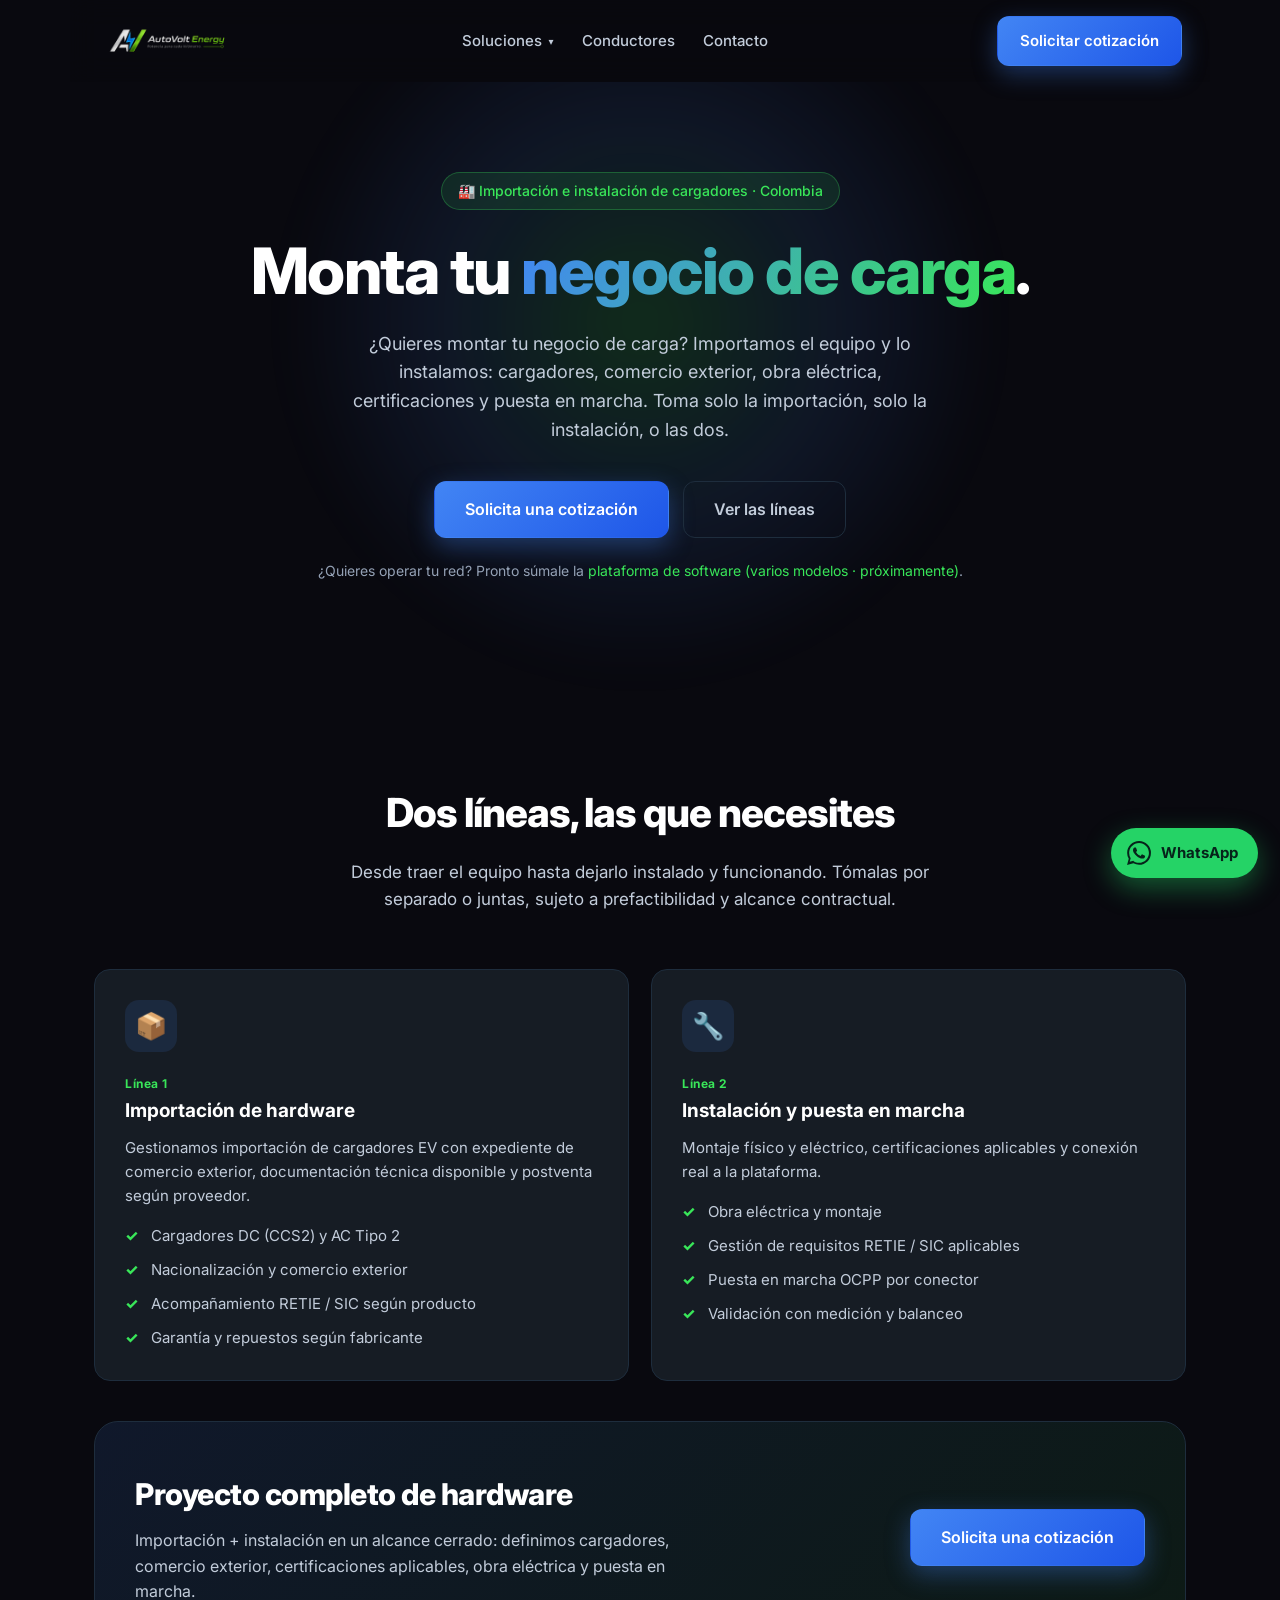
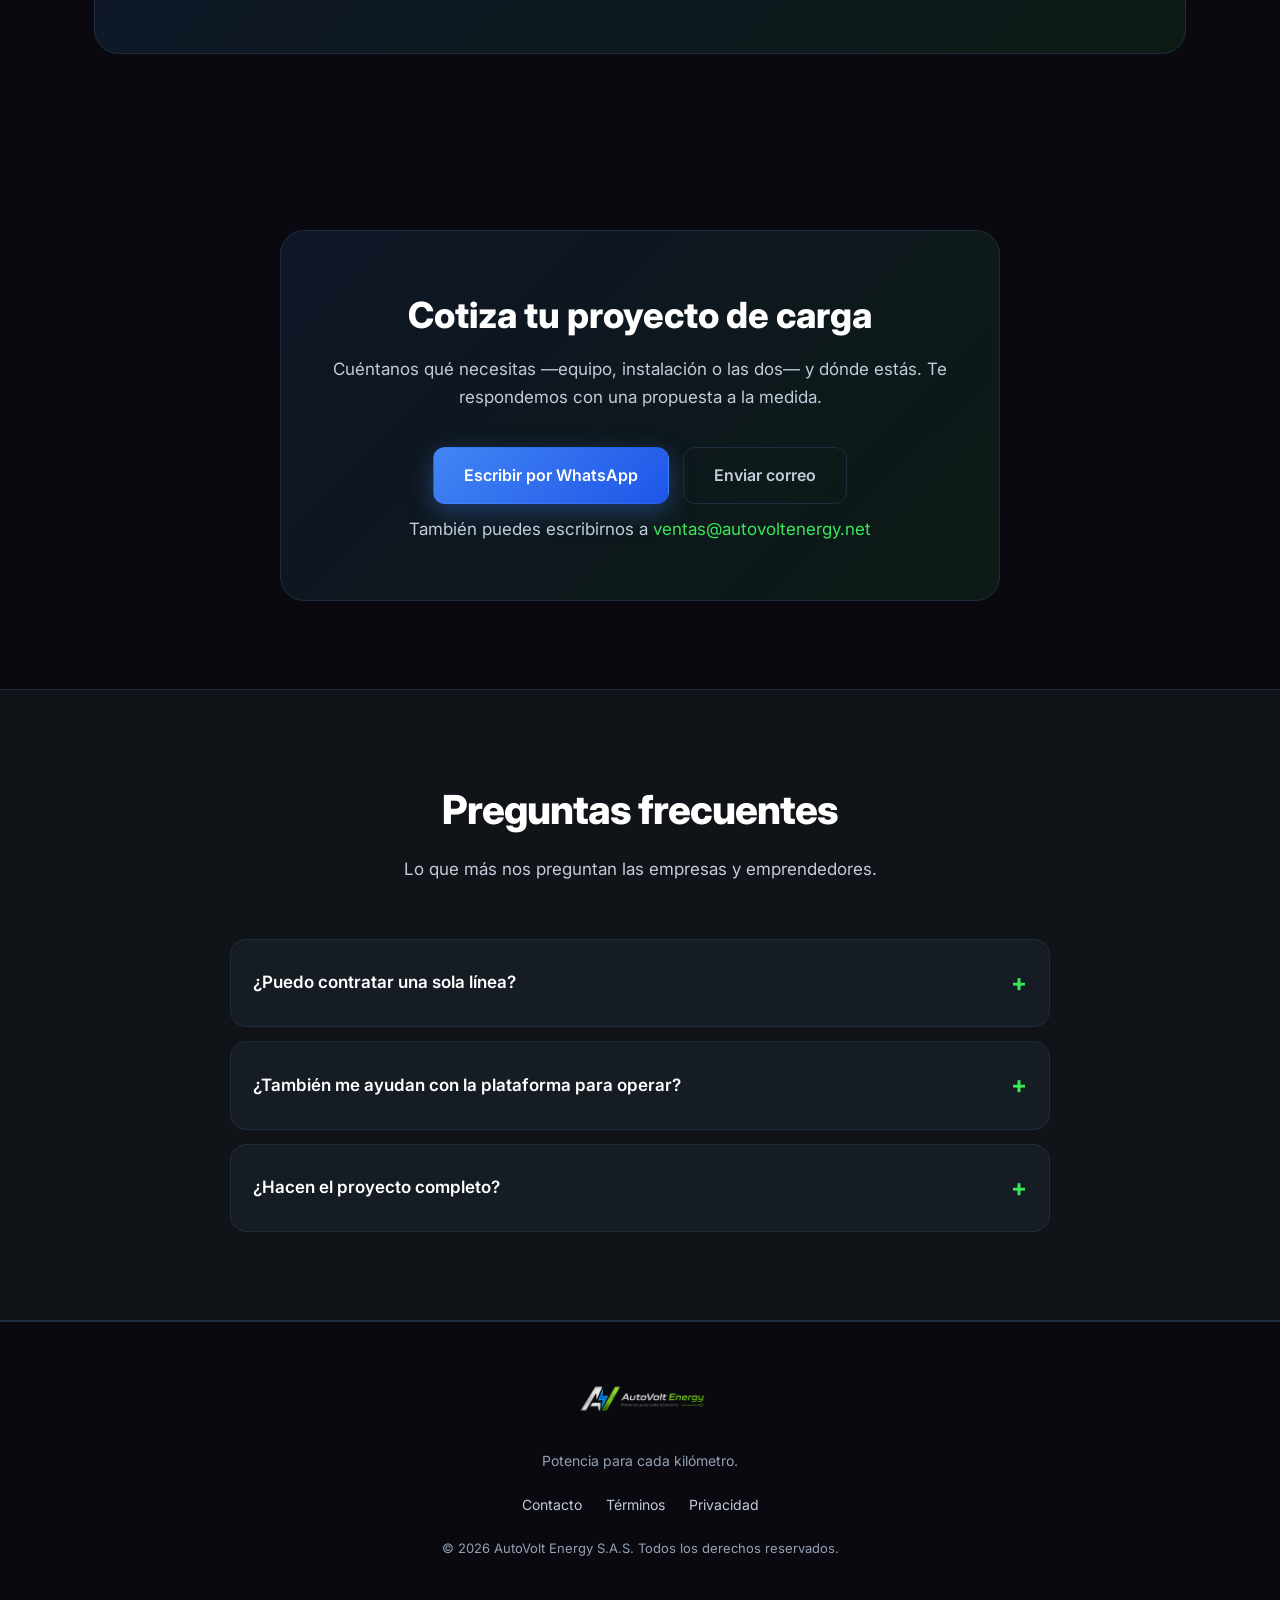
<file: soluciones-para-empresas.html>
<!DOCTYPE html>
<html lang="es">
<head>
  <meta charset="UTF-8" />
  <meta name="viewport" content="width=device-width, initial-scale=1.0" />
  <title>Soluciones para empresas y operadores de carga | AutoVolt Energy</title>
  <meta name="description" content="¿Quieres montar tu negocio de carga de vehículos eléctricos? AutoVolt importa e instala el hardware: cargadores, comercio exterior, obra eléctrica, certificaciones y puesta en marcha, con alcance sujeto a prefactibilidad técnica, regulatoria y contractual." />
  <meta name="keywords" content="importación de cargadores, instalación de cargadores, montar negocio de carga, puesta en marcha cargadores EV, hardware de carga vehículos eléctricos, RETIE SIC, Colombia" />
  <link rel="canonical" href="https://www.autovoltenergy.net/soluciones-para-empresas.html" />

  <meta property="og:title" content="Soluciones para empresas y operadores — AutoVolt Energy" />
  <meta property="og:description" content="Importación de hardware e instalación de cargadores con certificaciones y puesta en marcha, según alcance técnico y contractual." />
  <meta property="og:type" content="website" />
  <meta property="og:url" content="https://www.autovoltenergy.net/soluciones-para-empresas.html" />
  <meta property="og:image" content="https://www.autovoltenergy.net/assets/logo_4k.png" />
  <meta name="twitter:card" content="summary_large_image" />

  <link rel="icon" type="image/png" href="assets/mark.png" />
  <link rel="preconnect" href="https://fonts.googleapis.com" />
  <link rel="preconnect" href="https://fonts.gstatic.com" crossorigin />
  <link href="https://fonts.googleapis.com/css2?family=Inter:wght@400;500;600;700;800&display=swap" rel="stylesheet" />
  <link rel="stylesheet" href="styles.css" />

  <script type="application/ld+json">
  {
    "@context": "https://schema.org",
    "@type": "Service",
    "serviceType": "Soluciones para operadores de carga: importación e instalación de hardware",
    "name": "Soluciones para empresas y operadores — AutoVolt Energy",
    "description": "AutoVolt ofrece a empresas y emprendedores dos líneas para montar su negocio de carga de vehículos eléctricos: importación de hardware, e instalación y puesta en marcha. El alcance se define según prefactibilidad técnica, regulatoria y contractual.",
    "provider": {
      "@type": "Organization",
      "name": "AutoVolt Energy S.A.S",
      "url": "https://www.autovoltenergy.net/"
    },
    "areaServed": { "@type": "Country", "name": "Colombia" }
  }
  </script>
  <script type="application/ld+json">
  {
    "@context": "https://schema.org",
    "@type": "BreadcrumbList",
    "itemListElement": [
      { "@type": "ListItem", "position": 1, "name": "Inicio", "item": "https://www.autovoltenergy.net/" },
      { "@type": "ListItem", "position": 2, "name": "Soluciones para empresas", "item": "https://www.autovoltenergy.net/soluciones-para-empresas.html" }
    ]
  }
  </script>
  <script type="application/ld+json">
  {
    "@context": "https://schema.org",
    "@type": "FAQPage",
    "mainEntity": [
      {
        "@type": "Question",
        "name": "¿Puedo contratar una sola línea?",
        "acceptedAnswer": { "@type": "Answer", "text": "Sí. Puedes contratar solo la importación, solo la instalación, o las dos. El proyecto se define según prefactibilidad, permisos, hardware y alcance contractual." }
      },
      {
        "@type": "Question",
        "name": "¿También me ayudan con la plataforma para operar?",
        "acceptedAnswer": { "@type": "Answer", "text": "Sí, pero es un servicio aparte y aún está en preparación: próximamente licenciaremos nuestra plataforma de software en varios modelos —desde operar dentro de nuestra red hasta con tu propia marca y app (white-label). Mira la página de software para electrolineras y déjanos tus datos para avisarte." }
      },
      {
        "@type": "Question",
        "name": "¿Hacen el proyecto completo?",
        "acceptedAnswer": { "@type": "Answer", "text": "Sí, cuando el proyecto es viable. Definimos importación, instalación, certificaciones aplicables y puesta en marcha en una propuesta de alcance cerrado." }
      }
    ]
  }
  </script>
</head>
<body>

  <header class="nav">
    <a href="index.html" class="nav__brand">
      <img src="assets/logo.png" alt="AutoVolt Energy" />
    </a>
    <nav class="nav__links">
      <div class="nav__dropdown">
        <button type="button" class="nav__dropbtn" aria-haspopup="true">Soluciones <span class="caret">▾</span></button>
        <div class="nav__menu">
          <a href="cargadores-conjuntos-residenciales.html">Conjuntos residenciales</a>
          <a href="cargadores-centros-comerciales.html">Centros comerciales y zonas de alta afluencia vial</a>
          <a href="cargadores-hoteles-hospitales.html">Hoteles y hospitales</a>
          <a href="soluciones-para-empresas.html">Empresas y operadores</a>
          <a href="software-para-electrolineras.html">Software para electrolineras</a>
        </div>
      </div>
      <a href="index.html#conductores">Conductores</a>
      <a href="index.html#contacto">Contacto</a>
    </nav>
    <a href="#contacto" class="btn btn--primary nav__cta">Solicitar cotización</a>
  </header>

  <main>
    <!-- ── Hero ─────────────────────────────────────────────────────── -->
    <section class="hero">
      <div class="hero__glow"></div>
      <div class="hero__content">
        <span class="badge">🏭 Importación e instalación de cargadores · Colombia</span>
        <h1>Monta tu <span class="grad">negocio de carga</span>.</h1>
        <p class="hero__sub">
          ¿Quieres montar tu negocio de carga? Importamos el equipo y lo instalamos:
          cargadores, comercio exterior, obra eléctrica, certificaciones y puesta en marcha.
          Toma solo la importación, solo la instalación, o las dos.
        </p>
        <div class="hero__actions">
          <a href="#contacto" class="btn btn--primary btn--lg">Solicita una cotización</a>
          <a href="#lineas" class="btn btn--ghost btn--lg">Ver las líneas</a>
        </div>
        <p class="download__note" style="margin-top:22px;">¿Quieres operar tu red? Pronto súmale la <a href="software-para-electrolineras.html">plataforma de software (varios modelos · próximamente)</a>.</p>
      </div>
    </section>

    <!-- ── Líneas de servicio ───────────────────────────────────────── -->
    <section id="lineas" class="section">
      <div class="section__head">
        <h2>Dos líneas, las que necesites</h2>
        <p>Desde traer el equipo hasta dejarlo instalado y funcionando. Tómalas por separado o juntas, sujeto a prefactibilidad y alcance contractual.</p>
      </div>
      <div class="audience audience--2">
        <article class="card card--service">
          <div class="card__icon">📦</div>
          <span class="card__step">Línea 1</span>
          <h3>Importación de hardware</h3>
          <p>Gestionamos importación de cargadores EV con expediente de comercio exterior, documentación técnica disponible y postventa según proveedor.</p>
          <ul class="feature-list">
            <li>Cargadores DC (CCS2) y AC Tipo 2</li>
            <li>Nacionalización y comercio exterior</li>
            <li>Acompañamiento RETIE / SIC según producto</li>
            <li>Garantía y repuestos según fabricante</li>
          </ul>
        </article>
        <article class="card card--service">
          <div class="card__icon">🔧</div>
          <span class="card__step">Línea 2</span>
          <h3>Instalación y puesta en marcha</h3>
          <p>Montaje físico y eléctrico, certificaciones aplicables y conexión real a la plataforma.</p>
          <ul class="feature-list">
            <li>Obra eléctrica y montaje</li>
            <li>Gestión de requisitos RETIE / SIC aplicables</li>
            <li>Puesta en marcha OCPP por conector</li>
            <li>Validación con medición y balanceo</li>
          </ul>
        </article>
      </div>

      <div class="cta-band" style="margin-top:40px;">
        <div class="cta-band__text">
          <h3>Proyecto completo de hardware</h3>
          <p>Importación + instalación en un alcance cerrado: definimos cargadores, comercio exterior, certificaciones aplicables, obra eléctrica y puesta en marcha.</p>
        </div>
        <a href="#contacto" class="btn btn--primary btn--lg">Solicita una cotización</a>
      </div>
    </section>

    <!-- ── CTA ──────────────────────────────────────────────────────── -->
    <section id="contacto" class="section download">
      <div class="download__inner">
        <h2>Cotiza tu proyecto de carga</h2>
        <p>Cuéntanos qué necesitas —equipo, instalación o las dos— y dónde estás. Te respondemos con una propuesta a la medida.</p>
        <div class="hero__actions" style="justify-content:center;">
          <a href="https://wa.me/573144907237?text=Hola%2C%20quiero%20cotizar%20una%20soluci%C3%B3n%20para%20mi%20negocio%20de%20carga" target="_blank" rel="noopener" class="btn btn--primary btn--lg">Escribir por WhatsApp</a>
          <a href="mailto:ventas@autovoltenergy.net?subject=Soluciones%20para%20empresas" class="btn btn--ghost btn--lg">Enviar correo</a>
        </div>
        <p class="download__note">También puedes escribirnos a <a href="mailto:ventas@autovoltenergy.net">ventas@autovoltenergy.net</a></p>
      </div>
    </section>

    <!-- ── FAQ ──────────────────────────────────────────────────────── -->
    <section class="section section--alt">
      <div class="section__head">
        <h2>Preguntas frecuentes</h2>
        <p>Lo que más nos preguntan las empresas y emprendedores.</p>
      </div>
      <div class="faq">
        <details class="faq__item">
          <summary>¿Puedo contratar una sola línea?</summary>
          <p>Sí. Puedes contratar solo la importación, solo la instalación, o las dos. El proyecto se define según prefactibilidad, permisos, hardware y alcance contractual.</p>
        </details>
        <details class="faq__item">
          <summary>¿También me ayudan con la plataforma para operar?</summary>
          <p>Sí, pero es un servicio aparte y aún está en preparación: <strong>próximamente</strong> licenciaremos nuestra <a href="software-para-electrolineras.html">plataforma de software</a> en varios modelos —desde operar dentro de nuestra red hasta con tu propia marca y app (white-label). Déjanos tus datos y te avisamos apenas esté lista.</p>
        </details>
        <details class="faq__item">
          <summary>¿Hacen el proyecto completo?</summary>
          <p>Sí, cuando el proyecto es viable. Definimos importación, instalación, certificaciones aplicables y puesta en marcha en una propuesta de alcance cerrado.</p>
        </details>
      </div>
    </section>
  </main>

  <footer class="footer">
    <div class="footer__inner">
      <img src="assets/logo.png" alt="AutoVolt Energy" class="footer__logo" />
      <p class="footer__tag">Potencia para cada kilómetro.</p>
      <nav class="footer__links">
        <a href="index.html#contacto">Contacto</a>
        <a href="terminos.html">Términos</a>
        <a href="privacidad.html">Privacidad</a>
      </nav>
      <p class="footer__copy">© <span id="year"></span> AutoVolt Energy S.A.S. Todos los derechos reservados.</p>
    </div>
  </footer>

  <a class="wa-fab" href="https://wa.me/573144907237?text=Hola%2C%20quiero%20informaci%C3%B3n%20sobre%20soluciones%20para%20mi%20negocio%20de%20carga" target="_blank" rel="noopener" aria-label="Escríbenos por WhatsApp">
    <svg viewBox="0 0 24 24" fill="currentColor" aria-hidden="true"><path d="M.057 24l1.687-6.163a11.867 11.867 0 01-1.587-5.945C.16 5.335 5.495 0 12.05 0a11.82 11.82 0 018.413 3.488 11.82 11.82 0 013.48 8.414c-.003 6.557-5.338 11.892-11.893 11.892a11.9 11.9 0 01-5.688-1.448L.057 24zm6.597-3.807c1.676.995 3.276 1.591 5.392 1.592 5.448 0 9.886-4.434 9.889-9.885.002-5.462-4.415-9.89-9.881-9.892-5.452 0-9.887 4.434-9.889 9.884a9.86 9.86 0 001.515 5.26l-.999 3.648 3.742-.981zm11.387-5.464c-.074-.124-.272-.198-.57-.347-.297-.149-1.758-.868-2.031-.967-.272-.099-.47-.149-.669.149-.198.297-.768.967-.941 1.165-.173.198-.347.223-.644.074-.297-.149-1.255-.462-2.39-1.475-.883-.788-1.48-1.761-1.653-2.059-.173-.297-.018-.458.13-.606.134-.133.297-.347.446-.521.151-.172.2-.296.3-.495.099-.198.05-.372-.025-.521-.075-.148-.669-1.611-.916-2.206-.242-.579-.487-.501-.669-.51l-.57-.01c-.198 0-.52.074-.792.372s-1.04 1.016-1.04 2.479 1.065 2.876 1.213 3.074c.149.198 2.095 3.2 5.076 4.487.71.306 1.263.489 1.694.626.712.226 1.36.194 1.872.118.571-.085 1.758-.719 2.006-1.413.248-.695.248-1.29.173-1.414z"/></svg>
    <span>WhatsApp</span>
  </a>

  <script>document.getElementById('year').textContent = new Date().getFullYear();</script>
</body>
</html>
</file>
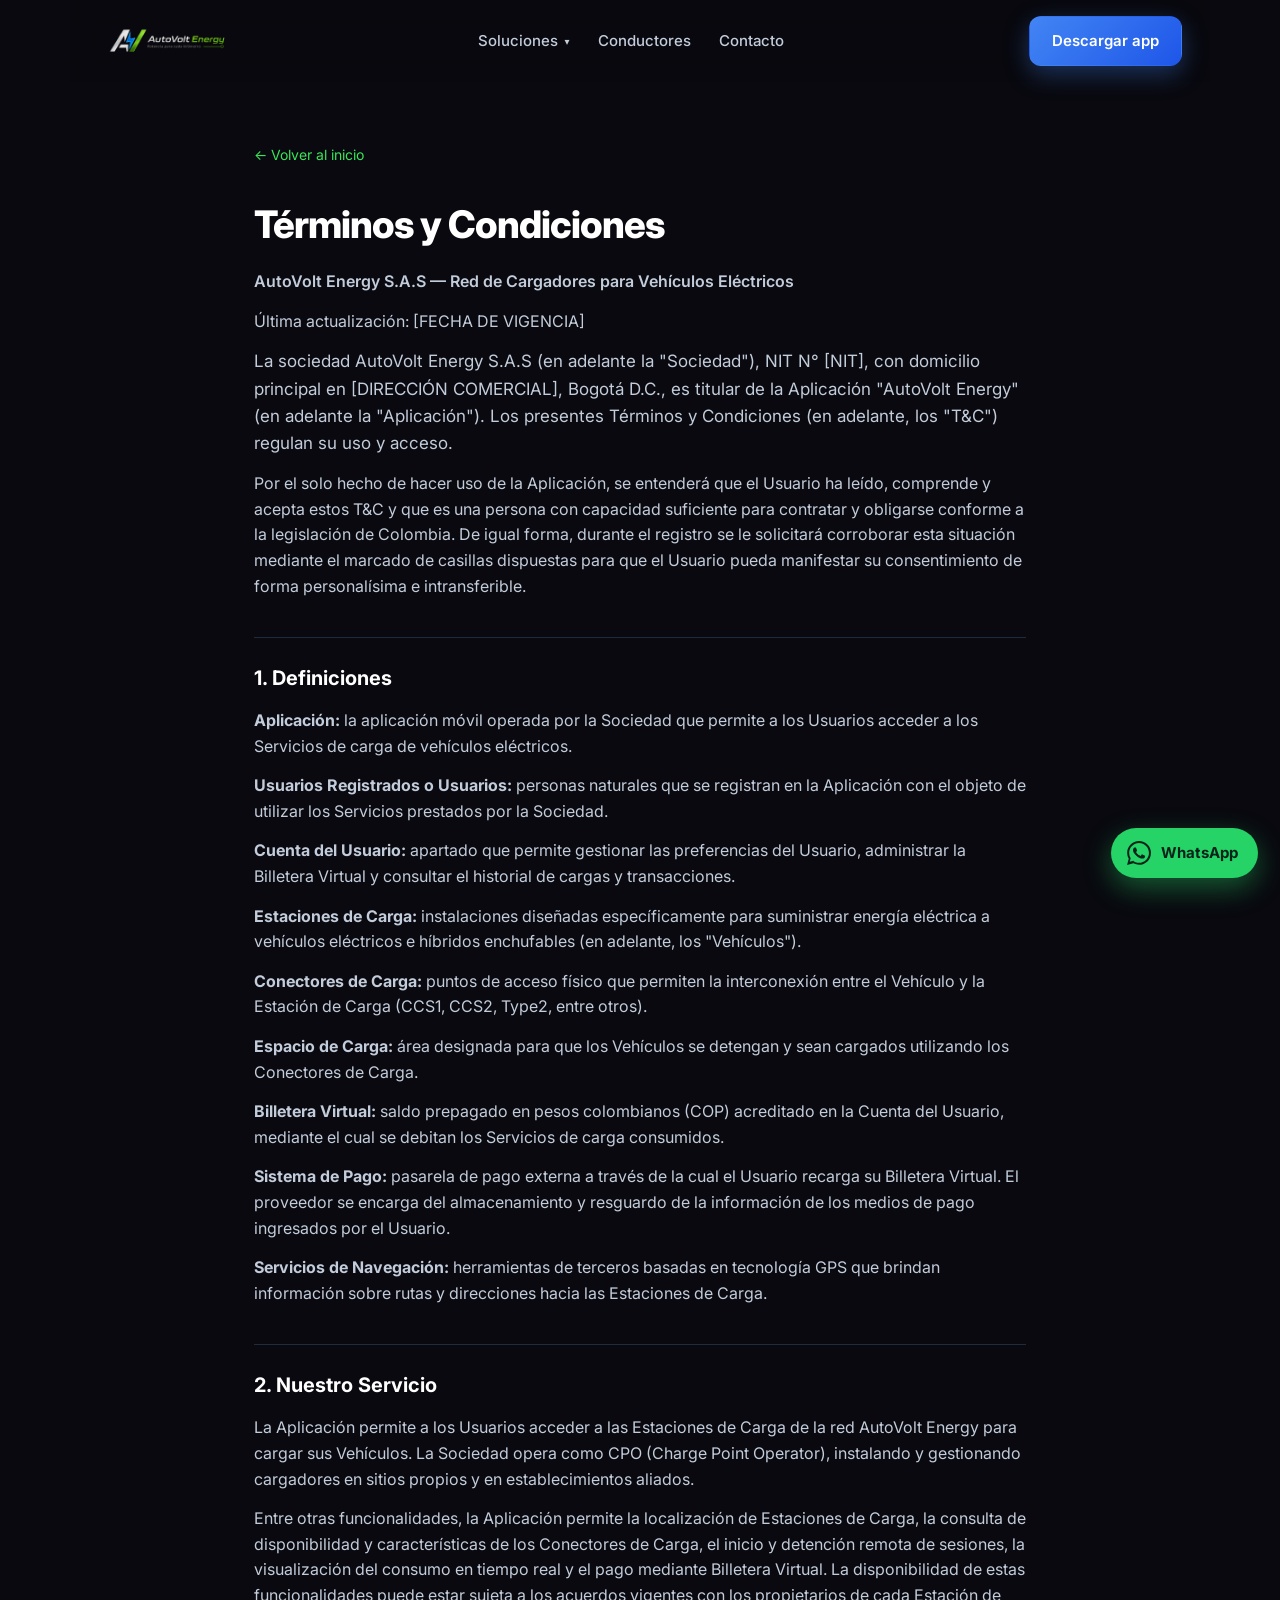
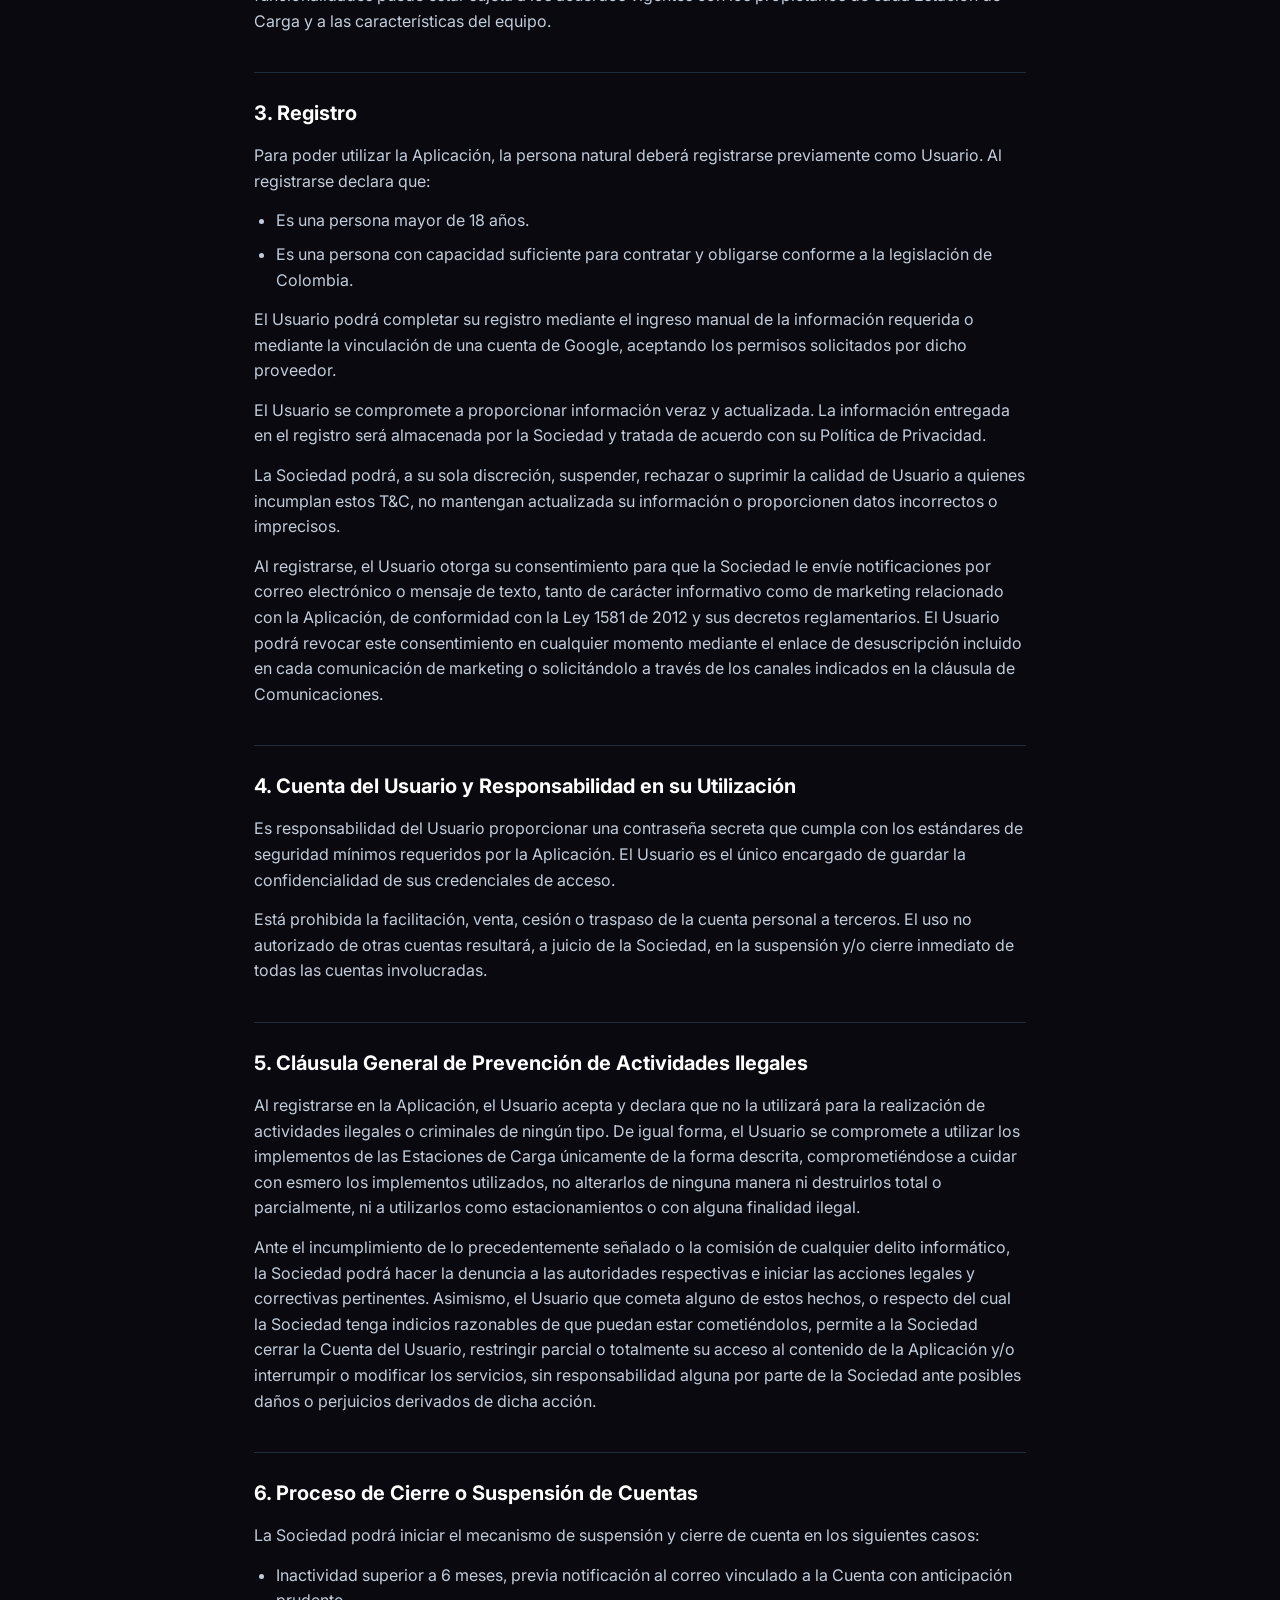
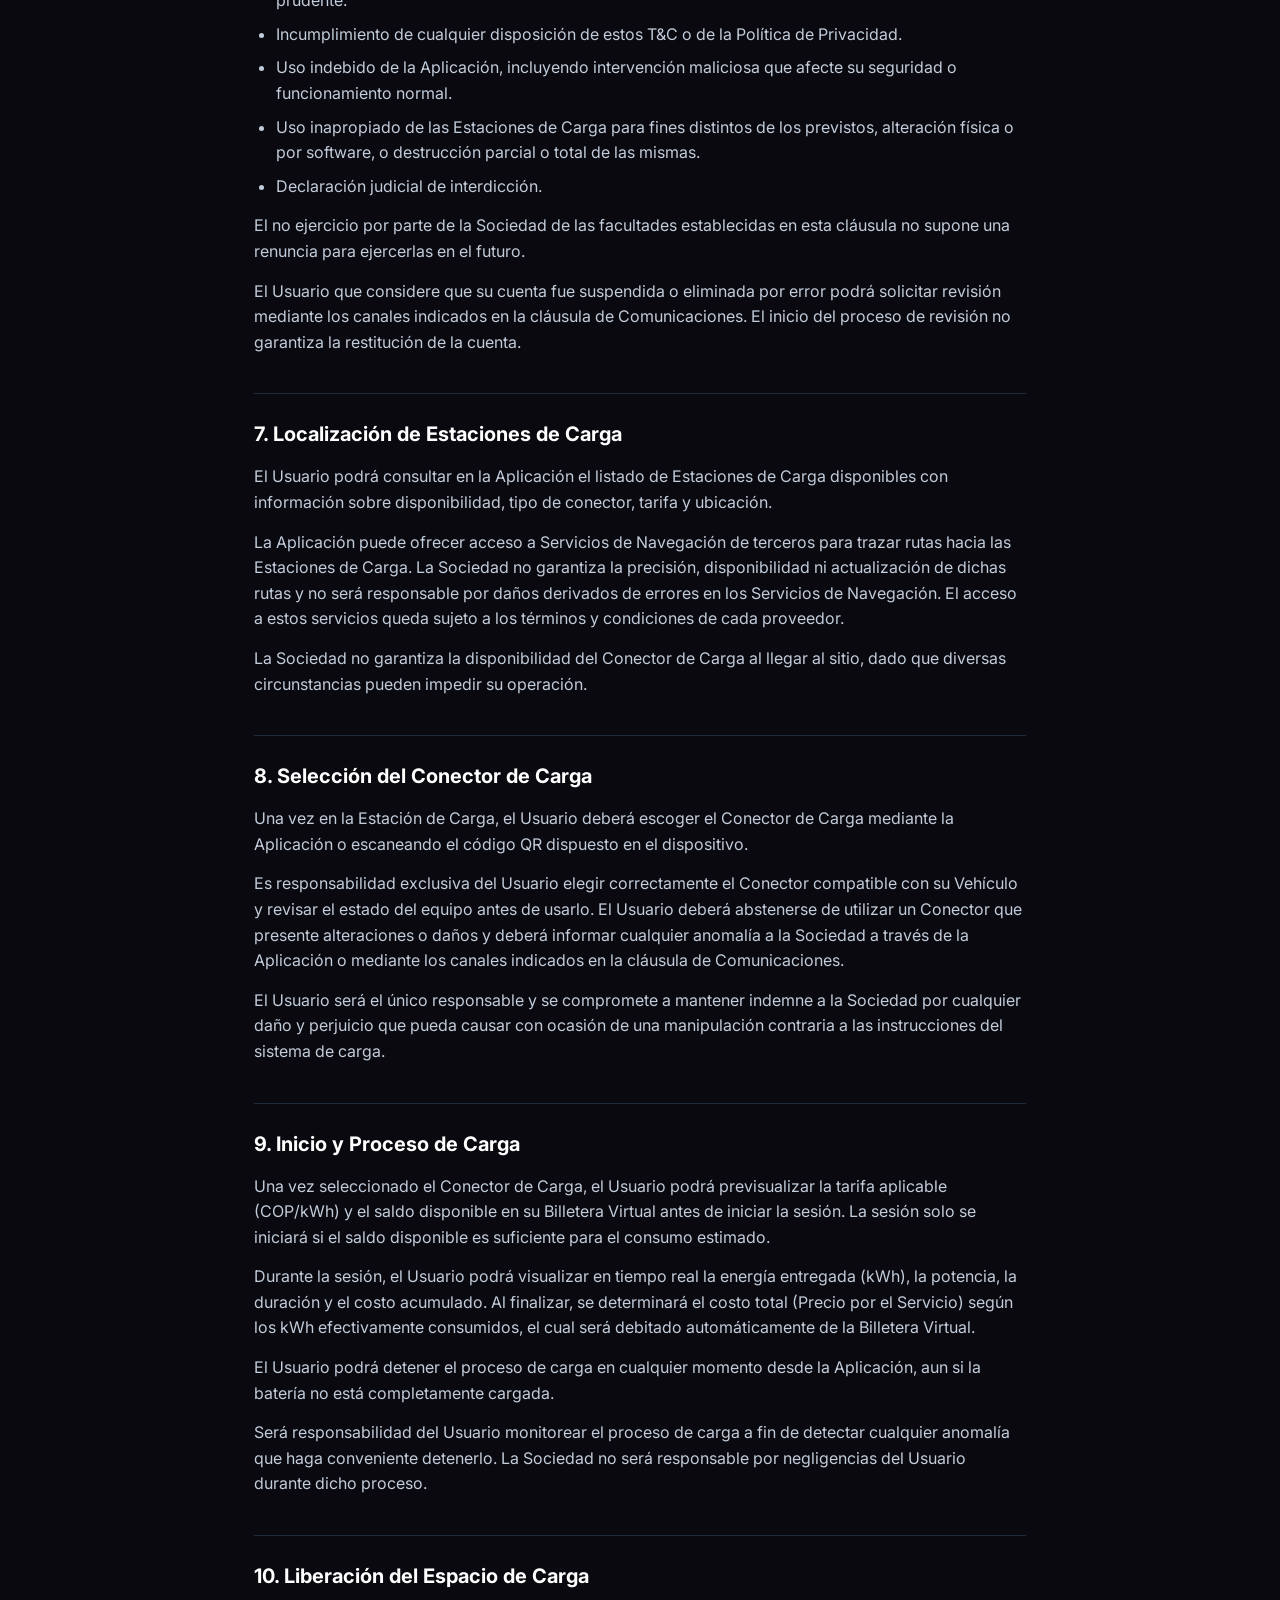
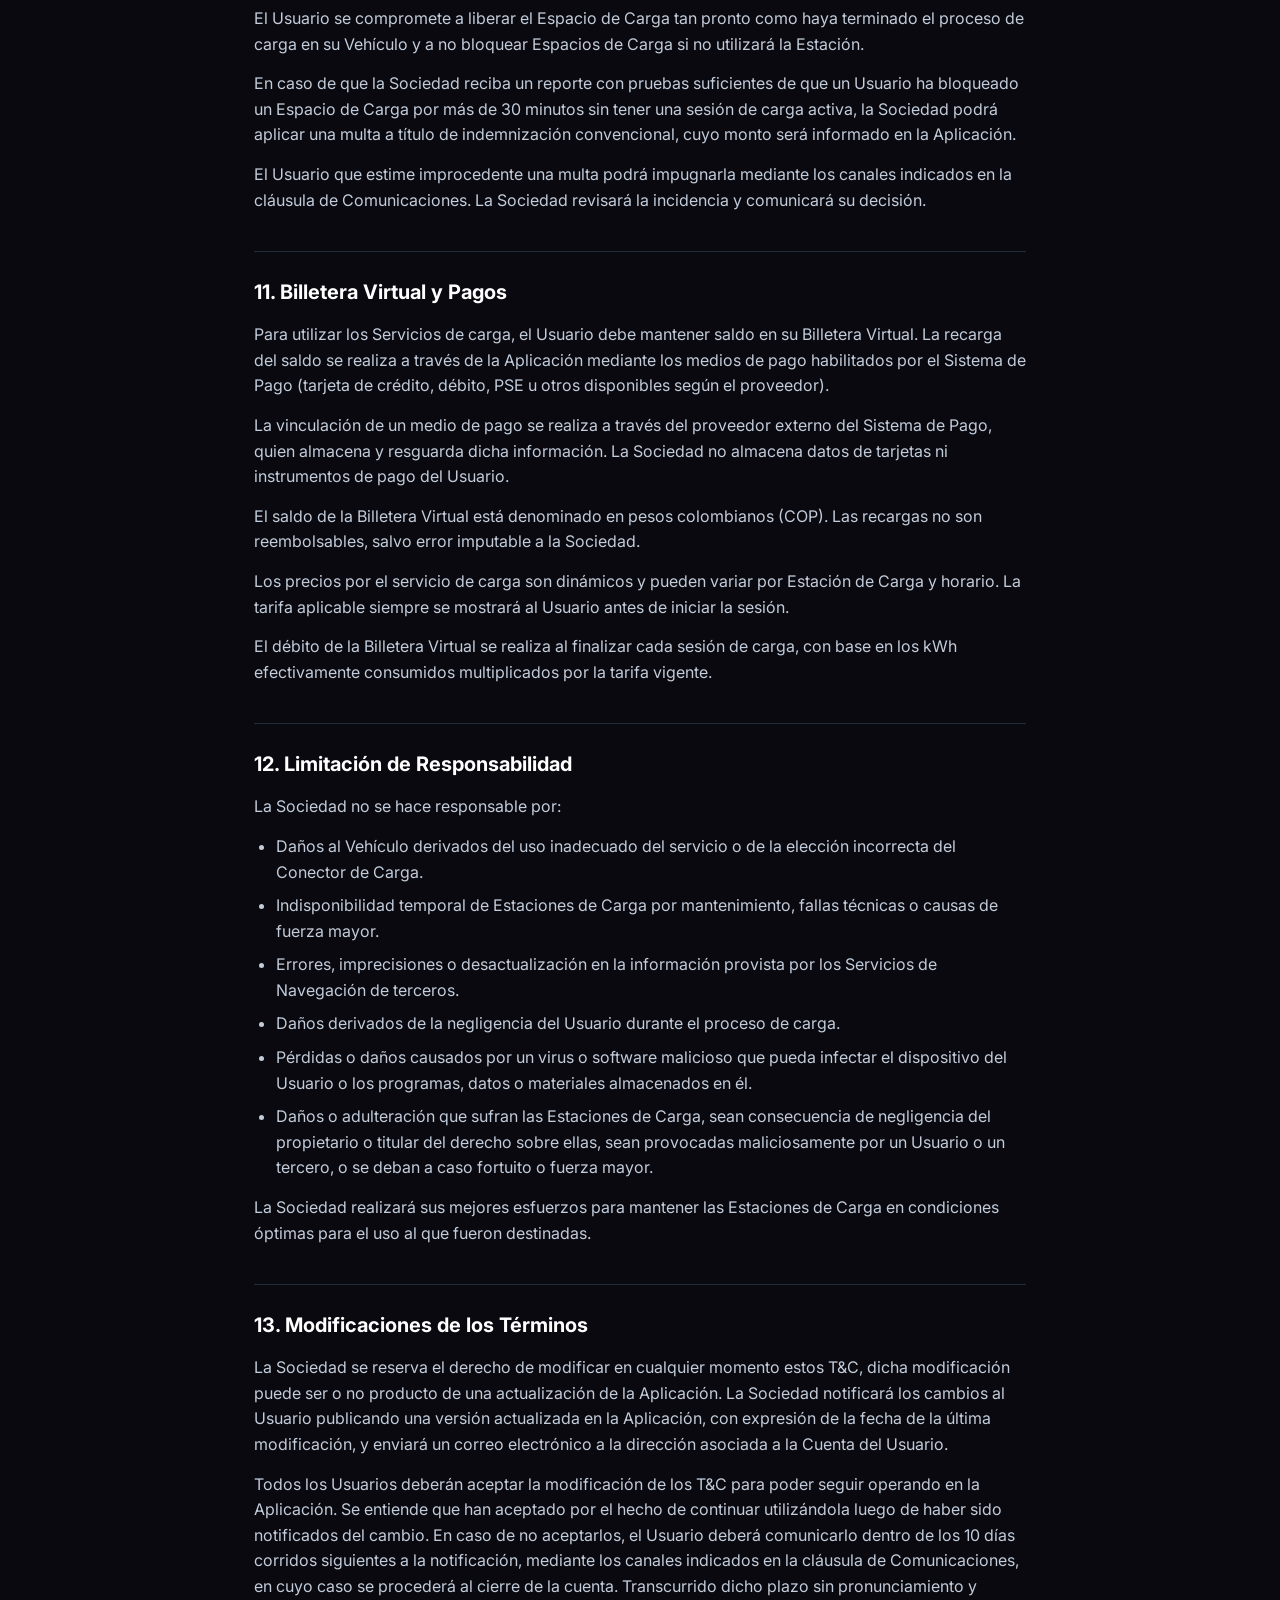
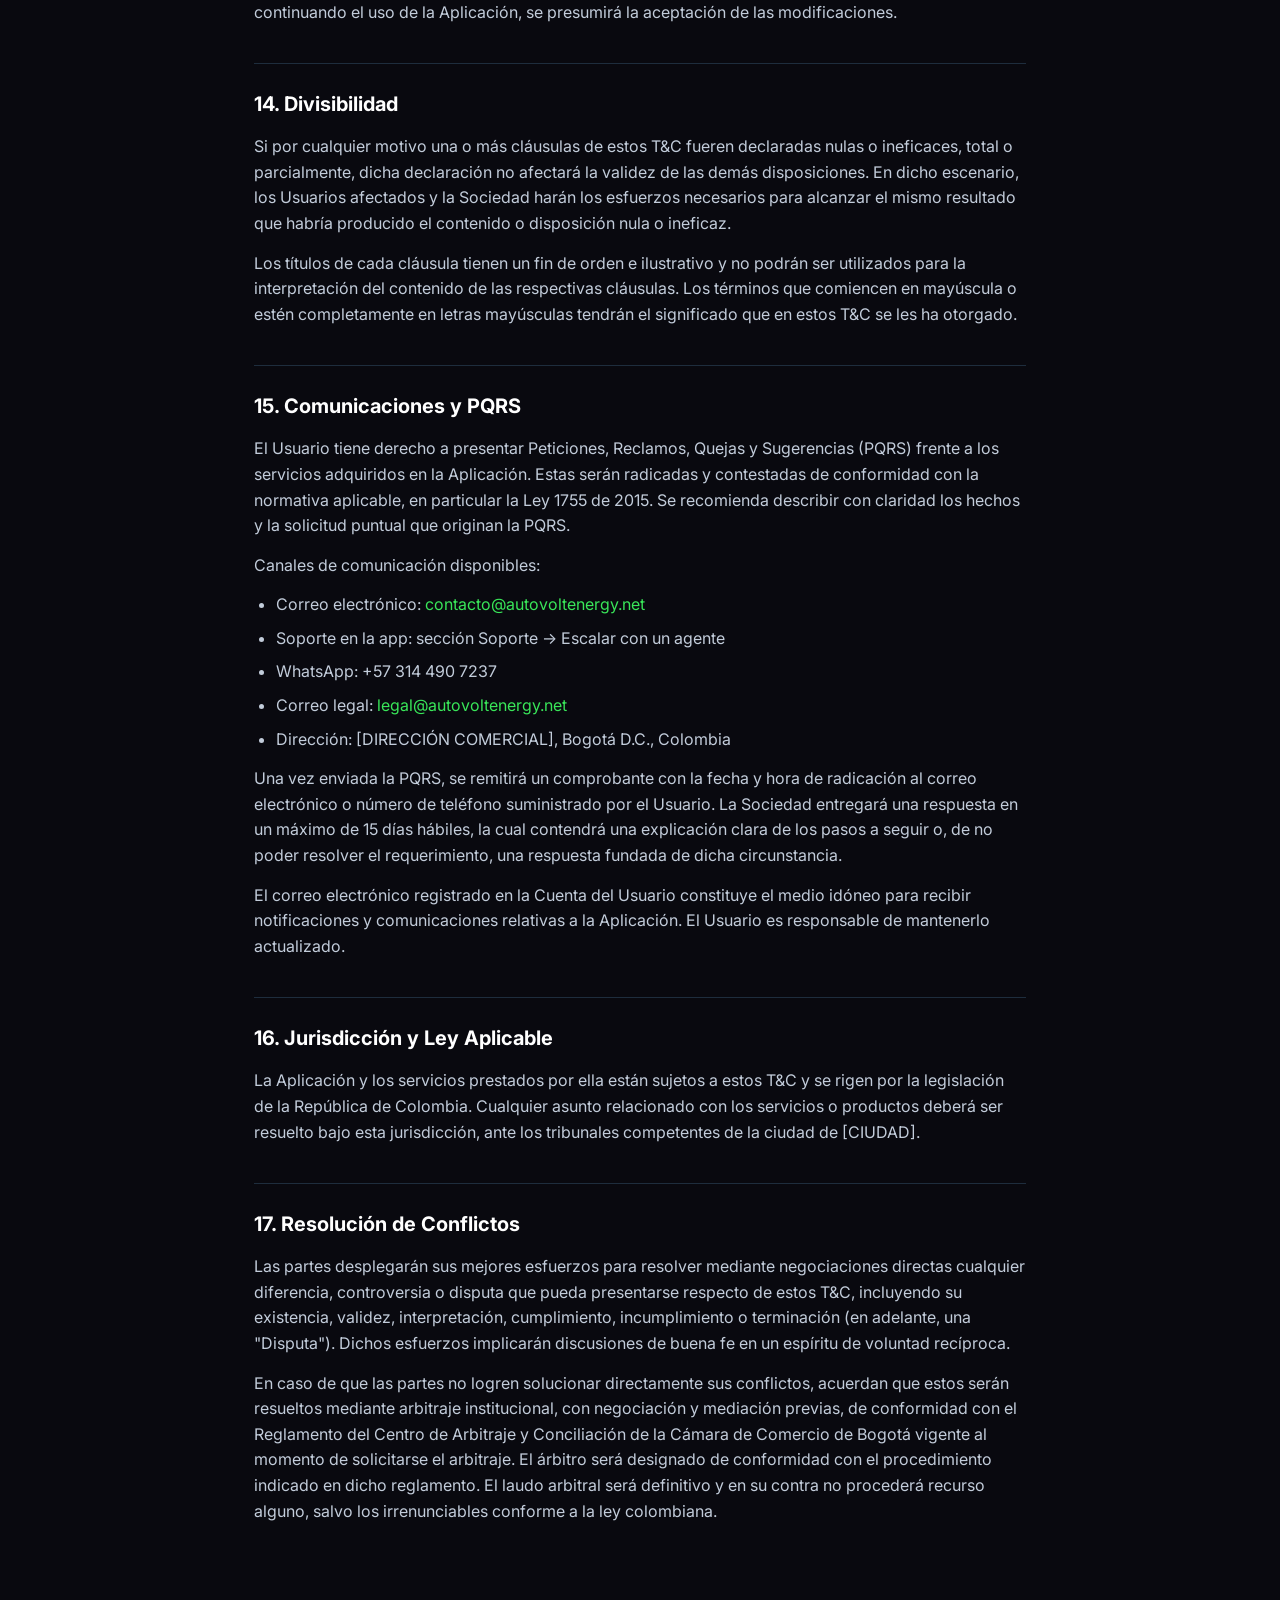
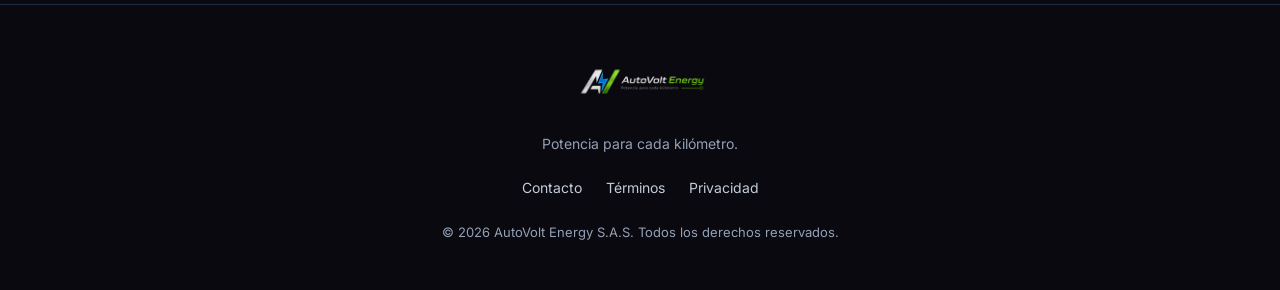
<file: terminos.html>
<!DOCTYPE html>
<html lang="es">
<head>
  <meta charset="UTF-8" />
  <meta name="viewport" content="width=device-width, initial-scale=1.0" />
  <title>Términos y Condiciones — AutoVolt Energy</title>
  <meta name="description" content="Términos y Condiciones de uso de la aplicación AutoVolt Energy." />
  <link rel="canonical" href="https://www.autovoltenergy.net/terminos.html" />

  <meta property="og:title" content="Términos y Condiciones — AutoVolt Energy" />
  <meta property="og:description" content="Términos y Condiciones de uso de la aplicación AutoVolt Energy." />
  <meta property="og:type" content="article" />
  <meta property="og:url" content="https://www.autovoltenergy.net/terminos.html" />
  <meta property="og:image" content="https://www.autovoltenergy.net/assets/logo_4k.png" />
  <meta name="twitter:card" content="summary_large_image" />

  <link rel="icon" type="image/png" href="assets/mark.png" />
  <link rel="preconnect" href="https://fonts.googleapis.com" />
  <link rel="preconnect" href="https://fonts.gstatic.com" crossorigin />
  <link href="https://fonts.googleapis.com/css2?family=Inter:wght@400;500;600;700;800&display=swap" rel="stylesheet" />
  <link rel="stylesheet" href="styles.css" />

  <script type="application/ld+json">
  {
    "@context": "https://schema.org",
    "@type": "WebPage",
    "name": "Términos y Condiciones",
    "description": "Términos y Condiciones de uso de la aplicación AutoVolt Energy.",
    "url": "https://www.autovoltenergy.net/terminos.html",
    "isPartOf": {
      "@type": "WebSite",
      "name": "AutoVolt Energy",
      "url": "https://www.autovoltenergy.net/"
    },
    "publisher": {
      "@type": "Organization",
      "name": "AutoVolt Energy S.A.S",
      "logo": {
        "@type": "ImageObject",
        "url": "https://www.autovoltenergy.net/assets/logo_4k.png"
      }
    }
  }
  </script>
</head>
<body>

  <header class="nav">
    <a href="index.html" class="nav__brand">
      <img src="assets/logo.png" alt="AutoVolt Energy" />
    </a>
    <nav class="nav__links">
      <div class="nav__dropdown">
        <button type="button" class="nav__dropbtn" aria-haspopup="true">Soluciones <span class="caret">▾</span></button>
        <div class="nav__menu">
          <a href="cargadores-conjuntos-residenciales.html">Conjuntos residenciales</a>
          <a href="cargadores-centros-comerciales.html">Centros comerciales y zonas de alta afluencia vial</a>
          <a href="cargadores-hoteles-hospitales.html">Hoteles y hospitales</a>
          <a href="soluciones-para-empresas.html">Empresas y operadores</a>
          <a href="software-para-electrolineras.html">Software para electrolineras</a>
        </div>
      </div>
      <a href="index.html#conductores">Conductores</a>
      <a href="index.html#contacto">Contacto</a>
    </nav>
    <a href="index.html#descargar" class="btn btn--primary nav__cta">Descargar app</a>
  </header>

  <main class="legal">
    <a href="index.html" class="legal__back">← Volver al inicio</a>

    <h1>Términos y Condiciones</h1>
    <p class="legal__sub">AutoVolt Energy S.A.S — Red de Cargadores para Vehículos Eléctricos</p>
    <p class="legal__date">Última actualización: [FECHA DE VIGENCIA]</p>

    <p class="lead">
      La sociedad AutoVolt Energy S.A.S (en adelante la "Sociedad"), NIT N° [NIT],
      con domicilio principal en [DIRECCIÓN COMERCIAL], Bogotá D.C., es titular de
      la Aplicación "AutoVolt Energy" (en adelante la "Aplicación"). Los presentes
      Términos y Condiciones (en adelante, los "T&C") regulan su uso y acceso.
    </p>
    <p>
      Por el solo hecho de hacer uso de la Aplicación, se entenderá que el Usuario
      ha leído, comprende y acepta estos T&C y que es una persona con capacidad
      suficiente para contratar y obligarse conforme a la legislación de Colombia.
      De igual forma, durante el registro se le solicitará corroborar esta situación
      mediante el marcado de casillas dispuestas para que el Usuario pueda manifestar
      su consentimiento de forma personalísima e intransferible.
    </p>

    <h2>1. Definiciones</h2>
    <p><strong>Aplicación:</strong> la aplicación móvil operada por la Sociedad que permite a los Usuarios acceder a los Servicios de carga de vehículos eléctricos.</p>
    <p><strong>Usuarios Registrados o Usuarios:</strong> personas naturales que se registran en la Aplicación con el objeto de utilizar los Servicios prestados por la Sociedad.</p>
    <p><strong>Cuenta del Usuario:</strong> apartado que permite gestionar las preferencias del Usuario, administrar la Billetera Virtual y consultar el historial de cargas y transacciones.</p>
    <p><strong>Estaciones de Carga:</strong> instalaciones diseñadas específicamente para suministrar energía eléctrica a vehículos eléctricos e híbridos enchufables (en adelante, los "Vehículos").</p>
    <p><strong>Conectores de Carga:</strong> puntos de acceso físico que permiten la interconexión entre el Vehículo y la Estación de Carga (CCS1, CCS2, Type2, entre otros).</p>
    <p><strong>Espacio de Carga:</strong> área designada para que los Vehículos se detengan y sean cargados utilizando los Conectores de Carga.</p>
    <p><strong>Billetera Virtual:</strong> saldo prepagado en pesos colombianos (COP) acreditado en la Cuenta del Usuario, mediante el cual se debitan los Servicios de carga consumidos.</p>
    <p><strong>Sistema de Pago:</strong> pasarela de pago externa a través de la cual el Usuario recarga su Billetera Virtual. El proveedor se encarga del almacenamiento y resguardo de la información de los medios de pago ingresados por el Usuario.</p>
    <p><strong>Servicios de Navegación:</strong> herramientas de terceros basadas en tecnología GPS que brindan información sobre rutas y direcciones hacia las Estaciones de Carga.</p>

    <h2>2. Nuestro Servicio</h2>
    <p>
      La Aplicación permite a los Usuarios acceder a las Estaciones de Carga de la red
      AutoVolt Energy para cargar sus Vehículos. La Sociedad opera como CPO (Charge
      Point Operator), instalando y gestionando cargadores en sitios propios y en
      establecimientos aliados.
    </p>
    <p>
      Entre otras funcionalidades, la Aplicación permite la localización de Estaciones
      de Carga, la consulta de disponibilidad y características de los Conectores de
      Carga, el inicio y detención remota de sesiones, la visualización del consumo en
      tiempo real y el pago mediante Billetera Virtual. La disponibilidad de estas
      funcionalidades puede estar sujeta a los acuerdos vigentes con los propietarios
      de cada Estación de Carga y a las características del equipo.
    </p>

    <h2>3. Registro</h2>
    <p>Para poder utilizar la Aplicación, la persona natural deberá registrarse previamente como Usuario. Al registrarse declara que:</p>
    <ul>
      <li>Es una persona mayor de 18 años.</li>
      <li>Es una persona con capacidad suficiente para contratar y obligarse conforme a la legislación de Colombia.</li>
    </ul>
    <p>El Usuario podrá completar su registro mediante el ingreso manual de la información requerida o mediante la vinculación de una cuenta de Google, aceptando los permisos solicitados por dicho proveedor.</p>
    <p>El Usuario se compromete a proporcionar información veraz y actualizada. La información entregada en el registro será almacenada por la Sociedad y tratada de acuerdo con su Política de Privacidad.</p>
    <p>La Sociedad podrá, a su sola discreción, suspender, rechazar o suprimir la calidad de Usuario a quienes incumplan estos T&C, no mantengan actualizada su información o proporcionen datos incorrectos o imprecisos.</p>
    <p>Al registrarse, el Usuario otorga su consentimiento para que la Sociedad le envíe notificaciones por correo electrónico o mensaje de texto, tanto de carácter informativo como de marketing relacionado con la Aplicación, de conformidad con la Ley 1581 de 2012 y sus decretos reglamentarios. El Usuario podrá revocar este consentimiento en cualquier momento mediante el enlace de desuscripción incluido en cada comunicación de marketing o solicitándolo a través de los canales indicados en la cláusula de Comunicaciones.</p>

    <h2>4. Cuenta del Usuario y Responsabilidad en su Utilización</h2>
    <p>Es responsabilidad del Usuario proporcionar una contraseña secreta que cumpla con los estándares de seguridad mínimos requeridos por la Aplicación. El Usuario es el único encargado de guardar la confidencialidad de sus credenciales de acceso.</p>
    <p>Está prohibida la facilitación, venta, cesión o traspaso de la cuenta personal a terceros. El uso no autorizado de otras cuentas resultará, a juicio de la Sociedad, en la suspensión y/o cierre inmediato de todas las cuentas involucradas.</p>

    <h2>5. Cláusula General de Prevención de Actividades Ilegales</h2>
    <p>Al registrarse en la Aplicación, el Usuario acepta y declara que no la utilizará para la realización de actividades ilegales o criminales de ningún tipo. De igual forma, el Usuario se compromete a utilizar los implementos de las Estaciones de Carga únicamente de la forma descrita, comprometiéndose a cuidar con esmero los implementos utilizados, no alterarlos de ninguna manera ni destruirlos total o parcialmente, ni a utilizarlos como estacionamientos o con alguna finalidad ilegal.</p>
    <p>Ante el incumplimiento de lo precedentemente señalado o la comisión de cualquier delito informático, la Sociedad podrá hacer la denuncia a las autoridades respectivas e iniciar las acciones legales y correctivas pertinentes. Asimismo, el Usuario que cometa alguno de estos hechos, o respecto del cual la Sociedad tenga indicios razonables de que puedan estar cometiéndolos, permite a la Sociedad cerrar la Cuenta del Usuario, restringir parcial o totalmente su acceso al contenido de la Aplicación y/o interrumpir o modificar los servicios, sin responsabilidad alguna por parte de la Sociedad ante posibles daños o perjuicios derivados de dicha acción.</p>

    <h2>6. Proceso de Cierre o Suspensión de Cuentas</h2>
    <p>La Sociedad podrá iniciar el mecanismo de suspensión y cierre de cuenta en los siguientes casos:</p>
    <ul>
      <li>Inactividad superior a 6 meses, previa notificación al correo vinculado a la Cuenta con anticipación prudente.</li>
      <li>Incumplimiento de cualquier disposición de estos T&C o de la Política de Privacidad.</li>
      <li>Uso indebido de la Aplicación, incluyendo intervención maliciosa que afecte su seguridad o funcionamiento normal.</li>
      <li>Uso inapropiado de las Estaciones de Carga para fines distintos de los previstos, alteración física o por software, o destrucción parcial o total de las mismas.</li>
      <li>Declaración judicial de interdicción.</li>
    </ul>
    <p>El no ejercicio por parte de la Sociedad de las facultades establecidas en esta cláusula no supone una renuncia para ejercerlas en el futuro.</p>
    <p>El Usuario que considere que su cuenta fue suspendida o eliminada por error podrá solicitar revisión mediante los canales indicados en la cláusula de Comunicaciones. El inicio del proceso de revisión no garantiza la restitución de la cuenta.</p>

    <h2>7. Localización de Estaciones de Carga</h2>
    <p>El Usuario podrá consultar en la Aplicación el listado de Estaciones de Carga disponibles con información sobre disponibilidad, tipo de conector, tarifa y ubicación.</p>
    <p>La Aplicación puede ofrecer acceso a Servicios de Navegación de terceros para trazar rutas hacia las Estaciones de Carga. La Sociedad no garantiza la precisión, disponibilidad ni actualización de dichas rutas y no será responsable por daños derivados de errores en los Servicios de Navegación. El acceso a estos servicios queda sujeto a los términos y condiciones de cada proveedor.</p>
    <p>La Sociedad no garantiza la disponibilidad del Conector de Carga al llegar al sitio, dado que diversas circunstancias pueden impedir su operación.</p>

    <h2>8. Selección del Conector de Carga</h2>
    <p>Una vez en la Estación de Carga, el Usuario deberá escoger el Conector de Carga mediante la Aplicación o escaneando el código QR dispuesto en el dispositivo.</p>
    <p>Es responsabilidad exclusiva del Usuario elegir correctamente el Conector compatible con su Vehículo y revisar el estado del equipo antes de usarlo. El Usuario deberá abstenerse de utilizar un Conector que presente alteraciones o daños y deberá informar cualquier anomalía a la Sociedad a través de la Aplicación o mediante los canales indicados en la cláusula de Comunicaciones.</p>
    <p>El Usuario será el único responsable y se compromete a mantener indemne a la Sociedad por cualquier daño y perjuicio que pueda causar con ocasión de una manipulación contraria a las instrucciones del sistema de carga.</p>

    <h2>9. Inicio y Proceso de Carga</h2>
    <p>Una vez seleccionado el Conector de Carga, el Usuario podrá previsualizar la tarifa aplicable (COP/kWh) y el saldo disponible en su Billetera Virtual antes de iniciar la sesión. La sesión solo se iniciará si el saldo disponible es suficiente para el consumo estimado.</p>
    <p>Durante la sesión, el Usuario podrá visualizar en tiempo real la energía entregada (kWh), la potencia, la duración y el costo acumulado. Al finalizar, se determinará el costo total (Precio por el Servicio) según los kWh efectivamente consumidos, el cual será debitado automáticamente de la Billetera Virtual.</p>
    <p>El Usuario podrá detener el proceso de carga en cualquier momento desde la Aplicación, aun si la batería no está completamente cargada.</p>
    <p>Será responsabilidad del Usuario monitorear el proceso de carga a fin de detectar cualquier anomalía que haga conveniente detenerlo. La Sociedad no será responsable por negligencias del Usuario durante dicho proceso.</p>

    <h2>10. Liberación del Espacio de Carga</h2>
    <p>El Usuario se compromete a liberar el Espacio de Carga tan pronto como haya terminado el proceso de carga en su Vehículo y a no bloquear Espacios de Carga si no utilizará la Estación.</p>
    <p>En caso de que la Sociedad reciba un reporte con pruebas suficientes de que un Usuario ha bloqueado un Espacio de Carga por más de 30 minutos sin tener una sesión de carga activa, la Sociedad podrá aplicar una multa a título de indemnización convencional, cuyo monto será informado en la Aplicación.</p>
    <p>El Usuario que estime improcedente una multa podrá impugnarla mediante los canales indicados en la cláusula de Comunicaciones. La Sociedad revisará la incidencia y comunicará su decisión.</p>

    <h2>11. Billetera Virtual y Pagos</h2>
    <p>Para utilizar los Servicios de carga, el Usuario debe mantener saldo en su Billetera Virtual. La recarga del saldo se realiza a través de la Aplicación mediante los medios de pago habilitados por el Sistema de Pago (tarjeta de crédito, débito, PSE u otros disponibles según el proveedor).</p>
    <p>La vinculación de un medio de pago se realiza a través del proveedor externo del Sistema de Pago, quien almacena y resguarda dicha información. La Sociedad no almacena datos de tarjetas ni instrumentos de pago del Usuario.</p>
    <p>El saldo de la Billetera Virtual está denominado en pesos colombianos (COP). Las recargas no son reembolsables, salvo error imputable a la Sociedad.</p>
    <p>Los precios por el servicio de carga son dinámicos y pueden variar por Estación de Carga y horario. La tarifa aplicable siempre se mostrará al Usuario antes de iniciar la sesión.</p>
    <p>El débito de la Billetera Virtual se realiza al finalizar cada sesión de carga, con base en los kWh efectivamente consumidos multiplicados por la tarifa vigente.</p>

    <h2>12. Limitación de Responsabilidad</h2>
    <p>La Sociedad no se hace responsable por:</p>
    <ul>
      <li>Daños al Vehículo derivados del uso inadecuado del servicio o de la elección incorrecta del Conector de Carga.</li>
      <li>Indisponibilidad temporal de Estaciones de Carga por mantenimiento, fallas técnicas o causas de fuerza mayor.</li>
      <li>Errores, imprecisiones o desactualización en la información provista por los Servicios de Navegación de terceros.</li>
      <li>Daños derivados de la negligencia del Usuario durante el proceso de carga.</li>
      <li>Pérdidas o daños causados por un virus o software malicioso que pueda infectar el dispositivo del Usuario o los programas, datos o materiales almacenados en él.</li>
      <li>Daños o adulteración que sufran las Estaciones de Carga, sean consecuencia de negligencia del propietario o titular del derecho sobre ellas, sean provocadas maliciosamente por un Usuario o un tercero, o se deban a caso fortuito o fuerza mayor.</li>
    </ul>
    <p>La Sociedad realizará sus mejores esfuerzos para mantener las Estaciones de Carga en condiciones óptimas para el uso al que fueron destinadas.</p>

    <h2>13. Modificaciones de los Términos</h2>
    <p>La Sociedad se reserva el derecho de modificar en cualquier momento estos T&C, dicha modificación puede ser o no producto de una actualización de la Aplicación. La Sociedad notificará los cambios al Usuario publicando una versión actualizada en la Aplicación, con expresión de la fecha de la última modificación, y enviará un correo electrónico a la dirección asociada a la Cuenta del Usuario.</p>
    <p>Todos los Usuarios deberán aceptar la modificación de los T&C para poder seguir operando en la Aplicación. Se entiende que han aceptado por el hecho de continuar utilizándola luego de haber sido notificados del cambio. En caso de no aceptarlos, el Usuario deberá comunicarlo dentro de los 10 días corridos siguientes a la notificación, mediante los canales indicados en la cláusula de Comunicaciones, en cuyo caso se procederá al cierre de la cuenta. Transcurrido dicho plazo sin pronunciamiento y continuando el uso de la Aplicación, se presumirá la aceptación de las modificaciones.</p>

    <h2>14. Divisibilidad</h2>
    <p>Si por cualquier motivo una o más cláusulas de estos T&C fueren declaradas nulas o ineficaces, total o parcialmente, dicha declaración no afectará la validez de las demás disposiciones. En dicho escenario, los Usuarios afectados y la Sociedad harán los esfuerzos necesarios para alcanzar el mismo resultado que habría producido el contenido o disposición nula o ineficaz.</p>
    <p>Los títulos de cada cláusula tienen un fin de orden e ilustrativo y no podrán ser utilizados para la interpretación del contenido de las respectivas cláusulas. Los términos que comiencen en mayúscula o estén completamente en letras mayúsculas tendrán el significado que en estos T&C se les ha otorgado.</p>

    <h2>15. Comunicaciones y PQRS</h2>
    <p>El Usuario tiene derecho a presentar Peticiones, Reclamos, Quejas y Sugerencias (PQRS) frente a los servicios adquiridos en la Aplicación. Estas serán radicadas y contestadas de conformidad con la normativa aplicable, en particular la Ley 1755 de 2015. Se recomienda describir con claridad los hechos y la solicitud puntual que originan la PQRS.</p>
    <p>Canales de comunicación disponibles:</p>
    <ul>
      <li>Correo electrónico: <a href="mailto:contacto@autovoltenergy.net">contacto@autovoltenergy.net</a></li>
      <li>Soporte en la app: sección Soporte → Escalar con un agente</li>
      <li>WhatsApp: +57 314 490 7237</li>
      <li>Correo legal: <a href="mailto:legal@autovoltenergy.net">legal@autovoltenergy.net</a></li>
      <li>Dirección: [DIRECCIÓN COMERCIAL], Bogotá D.C., Colombia</li>
    </ul>
    <p>Una vez enviada la PQRS, se remitirá un comprobante con la fecha y hora de radicación al correo electrónico o número de teléfono suministrado por el Usuario. La Sociedad entregará una respuesta en un máximo de 15 días hábiles, la cual contendrá una explicación clara de los pasos a seguir o, de no poder resolver el requerimiento, una respuesta fundada de dicha circunstancia.</p>
    <p>El correo electrónico registrado en la Cuenta del Usuario constituye el medio idóneo para recibir notificaciones y comunicaciones relativas a la Aplicación. El Usuario es responsable de mantenerlo actualizado.</p>

    <h2>16. Jurisdicción y Ley Aplicable</h2>
    <p>La Aplicación y los servicios prestados por ella están sujetos a estos T&C y se rigen por la legislación de la República de Colombia. Cualquier asunto relacionado con los servicios o productos deberá ser resuelto bajo esta jurisdicción, ante los tribunales competentes de la ciudad de [CIUDAD].</p>

    <h2>17. Resolución de Conflictos</h2>
    <p>Las partes desplegarán sus mejores esfuerzos para resolver mediante negociaciones directas cualquier diferencia, controversia o disputa que pueda presentarse respecto de estos T&C, incluyendo su existencia, validez, interpretación, cumplimiento, incumplimiento o terminación (en adelante, una "Disputa"). Dichos esfuerzos implicarán discusiones de buena fe en un espíritu de voluntad recíproca.</p>
    <p>En caso de que las partes no logren solucionar directamente sus conflictos, acuerdan que estos serán resueltos mediante arbitraje institucional, con negociación y mediación previas, de conformidad con el Reglamento del Centro de Arbitraje y Conciliación de la Cámara de Comercio de Bogotá vigente al momento de solicitarse el arbitraje. El árbitro será designado de conformidad con el procedimiento indicado en dicho reglamento. El laudo arbitral será definitivo y en su contra no procederá recurso alguno, salvo los irrenunciables conforme a la ley colombiana.</p>
  </main>

  <footer class="footer">
    <div class="footer__inner">
      <img src="assets/logo.png" alt="AutoVolt Energy" class="footer__logo" />
      <p class="footer__tag">Potencia para cada kilómetro.</p>
      <nav class="footer__links">
        <a href="index.html#contacto">Contacto</a>
        <a href="terminos.html">Términos</a>
        <a href="privacidad.html">Privacidad</a>
      </nav>
      <p class="footer__copy">© <span id="year"></span> AutoVolt Energy S.A.S. Todos los derechos reservados.</p>
    </div>
  </footer>

  <a class="wa-fab" href="https://wa.me/573144907237?text=Hola%2C%20quiero%20informaci%C3%B3n%20sobre%20AutoVolt%20Energy" target="_blank" rel="noopener" aria-label="Escríbenos por WhatsApp">
    <svg viewBox="0 0 24 24" fill="currentColor" aria-hidden="true"><path d="M.057 24l1.687-6.163a11.867 11.867 0 01-1.587-5.945C.16 5.335 5.495 0 12.05 0a11.82 11.82 0 018.413 3.488 11.82 11.82 0 013.48 8.414c-.003 6.557-5.338 11.892-11.893 11.892a11.9 11.9 0 01-5.688-1.448L.057 24zm6.597-3.807c1.676.995 3.276 1.591 5.392 1.592 5.448 0 9.886-4.434 9.889-9.885.002-5.462-4.415-9.89-9.881-9.892-5.452 0-9.887 4.434-9.889 9.884a9.86 9.86 0 001.515 5.26l-.999 3.648 3.742-.981zm11.387-5.464c-.074-.124-.272-.198-.57-.347-.297-.149-1.758-.868-2.031-.967-.272-.099-.47-.149-.669.149-.198.297-.768.967-.941 1.165-.173.198-.347.223-.644.074-.297-.149-1.255-.462-2.39-1.475-.883-.788-1.48-1.761-1.653-2.059-.173-.297-.018-.458.13-.606.134-.133.297-.347.446-.521.151-.172.2-.296.3-.495.099-.198.05-.372-.025-.521-.075-.148-.669-1.611-.916-2.206-.242-.579-.487-.501-.669-.51l-.57-.01c-.198 0-.52.074-.792.372s-1.04 1.016-1.04 2.479 1.065 2.876 1.213 3.074c.149.198 2.095 3.2 5.076 4.487.71.306 1.263.489 1.694.626.712.226 1.36.194 1.872.118.571-.085 1.758-.719 2.006-1.413.248-.695.248-1.29.173-1.414z"/></svg>
    <span>WhatsApp</span>
  </a>

  <script>document.getElementById('year').textContent = new Date().getFullYear();</script>
</body>
</html>
</file>
<file: styles.css>
/* ─────────────────────────────────────────────────────────────────────
   AutoVolt Energy — Landing
   Paleta extraída de la app (app_theme.dart)
   ───────────────────────────────────────────────────────────────────── */
:root {
  --electric-blue: #4285F4;
  --charge-green:  #39E659;
  --power-blue:    #1E56E8;
  --bg-dark:       #09090F;
  --bg-card:       #101318;
  --bg-card-alt:   #161C24;
  --bg-surface:    #1B2432;
  --text-primary:   #FFFFFF;
  --text-secondary: #C2CCDA;
  --text-hint:      #94A1B5;
  --border:        #1E2D3D;
  --radius:        16px;
  --maxw:          1140px;
}

* { box-sizing: border-box; margin: 0; padding: 0; }

html { scroll-behavior: smooth; }

body {
  font-family: 'Inter', system-ui, -apple-system, sans-serif;
  background: var(--bg-dark);
  color: var(--text-primary);
  line-height: 1.6;
  -webkit-font-smoothing: antialiased;
}

a { color: inherit; text-decoration: none; }

/* ── Botones ───────────────────────────────────────────────────────── */
.btn {
  display: inline-flex;
  align-items: center;
  justify-content: center;
  gap: 8px;
  padding: 12px 22px;
  border-radius: 12px;
  font-weight: 600;
  font-size: 15px;
  cursor: pointer;
  transition: transform .15s ease, box-shadow .15s ease, background .15s ease;
  border: 1px solid transparent;
}
.btn--lg { padding: 15px 30px; font-size: 16px; }
.btn--primary {
  background: linear-gradient(135deg, var(--electric-blue), var(--power-blue));
  color: #fff;
  box-shadow: 0 8px 24px rgba(66, 133, 244, .35);
}
.btn--primary:hover { transform: translateY(-2px); box-shadow: 0 12px 30px rgba(66, 133, 244, .5); }
.btn--ghost {
  background: transparent;
  border-color: var(--border);
  color: var(--text-secondary);
}
.btn--ghost:hover { border-color: var(--charge-green); color: #fff; }

/* ── Navbar ────────────────────────────────────────────────────────── */
.nav {
  position: sticky;
  top: 0;
  z-index: 50;
  display: flex;
  align-items: center;
  justify-content: space-between;
  padding: 14px 28px;
  max-width: var(--maxw);
  margin: 0 auto;
  background: rgba(9, 9, 15, .72);
  backdrop-filter: blur(14px);
}
.nav__brand img { height: 54px; display: block; }
.nav__links { display: flex; align-items: center; gap: 28px; }
.nav__links > a {
  color: var(--text-secondary);
  font-size: 15px;
  font-weight: 500;
  transition: color .15s ease;
}
.nav__links > a:hover { color: var(--charge-green); }
.nav__links > a.is-active { color: var(--charge-green); font-weight: 600; }

/* ── Dropdown "Soluciones" ─────────────────────────────────────────── */
.nav__dropdown { position: relative; }
.nav__dropbtn {
  background: none;
  border: 0;
  margin: 0;
  padding: 0;
  cursor: pointer;
  font-family: inherit;
  font-size: 15px;
  font-weight: 500;
  color: var(--text-secondary);
  display: inline-flex;
  align-items: center;
  gap: 6px;
  transition: color .15s ease;
}
.nav__dropbtn:hover { color: var(--charge-green); }
.nav__dropbtn .caret { font-size: 10px; transition: transform .18s ease; }
.nav__dropdown:hover .nav__dropbtn .caret,
.nav__dropdown:focus-within .nav__dropbtn .caret { transform: rotate(180deg); }
.nav__menu {
  position: absolute;
  top: 100%;
  left: 50%;
  transform: translateX(-50%) translateY(-6px);
  min-width: 230px;
  display: flex;
  flex-direction: column;
  gap: 2px;
  padding: 8px;
  background: var(--bg-surface);
  border: 1px solid var(--border);
  border-radius: 14px;
  box-shadow: 0 18px 44px rgba(0, 0, 0, .5);
  opacity: 0;
  visibility: hidden;
  transition: opacity .15s ease, transform .15s ease;
  z-index: 100;
}
.nav__dropdown:hover .nav__menu,
.nav__dropdown:focus-within .nav__menu {
  opacity: 1;
  visibility: visible;
  transform: translateX(-50%) translateY(0);
}
.nav__menu a {
  padding: 10px 14px;
  border-radius: 9px;
  font-size: 14px;
  font-weight: 500;
  color: var(--text-secondary);
  white-space: nowrap;
  transition: background .15s ease, color .15s ease;
}
.nav__menu a:hover { background: var(--bg-card-alt); color: var(--charge-green); }

/* ── Hero ──────────────────────────────────────────────────────────── */
.hero {
  position: relative;
  text-align: center;
  padding: 90px 24px 110px;
  overflow: hidden;
}
.hero__glow {
  position: absolute;
  top: -120px; left: 50%;
  transform: translateX(-50%);
  width: 720px; height: 720px;
  background: radial-gradient(circle, rgba(57,230,89,.16), rgba(66,133,244,.10) 40%, transparent 70%);
  filter: blur(20px);
  pointer-events: none;
}
.hero__content { position: relative; max-width: 820px; margin: 0 auto; }
.badge {
  display: inline-block;
  padding: 7px 16px;
  border-radius: 999px;
  background: rgba(57, 230, 89, .10);
  border: 1px solid rgba(57, 230, 89, .28);
  color: var(--charge-green);
  font-size: 14px;
  font-weight: 500;
  margin-bottom: 26px;
}
/* ── Próximamente (soon) ───────────────────────────────────────────── */
.soon {
  display: inline-block;
  padding: 3px 10px;
  border-radius: 999px;
  background: rgba(66, 133, 244, .12);
  border: 1px solid rgba(66, 133, 244, .34);
  color: #79a9ff;
  font-size: 11px;
  font-weight: 700;
  letter-spacing: .6px;
  text-transform: uppercase;
  vertical-align: middle;
}
.notice {
  max-width: var(--maxw);
  margin: 28px auto 0;
  background: linear-gradient(135deg, rgba(66,133,244,.12), rgba(57,230,89,.06));
  border: 1px solid var(--border);
  border-radius: 18px;
  padding: 20px 24px;
  display: flex;
  align-items: center;
  gap: 16px;
}
.notice__icon { font-size: 26px; line-height: 1; }
.notice strong { display: block; font-size: 16px; margin-bottom: 4px; }
.notice p { color: var(--text-secondary); font-size: 15px; margin: 0; }
.hero h1 {
  font-size: clamp(38px, 6vw, 64px);
  font-weight: 800;
  line-height: 1.08;
  letter-spacing: -1.5px;
}
.grad {
  background: linear-gradient(120deg, var(--electric-blue), var(--charge-green));
  -webkit-background-clip: text;
  background-clip: text;
  -webkit-text-fill-color: transparent;
}
.hero__sub {
  margin: 24px auto 0;
  max-width: 600px;
  font-size: 18px;
  color: var(--text-secondary);
}
.hero__actions {
  display: flex;
  gap: 14px;
  justify-content: center;
  flex-wrap: wrap;
  margin-top: 36px;
}
.hero__stats {
  display: flex;
  gap: 48px;
  justify-content: center;
  flex-wrap: wrap;
  margin-top: 64px;
}
.hero__stats div { display: flex; flex-direction: column; }
.hero__stats strong {
  font-size: 30px;
  font-weight: 800;
  color: var(--charge-green);
}
.hero__stats span { font-size: 14px; color: var(--text-hint); }

/* ── Secciones ─────────────────────────────────────────────────────── */
.section {
  max-width: var(--maxw);
  margin: 0 auto;
  padding: 88px 24px;
}
.section--alt {
  max-width: none;
  background: var(--bg-card);
  border-top: 1px solid var(--border);
  border-bottom: 1px solid var(--border);
}
.section--alt > * { max-width: var(--maxw); margin-left: auto; margin-right: auto; }
.section__head { text-align: center; max-width: 640px; margin: 0 auto 56px; }
.section__head h2 {
  font-size: clamp(28px, 4vw, 40px);
  font-weight: 800;
  letter-spacing: -1px;
}
.section__head p { margin-top: 14px; font-size: 17px; color: var(--text-secondary); }

/* ── Grid + tarjetas ───────────────────────────────────────────────── */
.grid { display: grid; gap: 22px; }
.grid--3 { grid-template-columns: repeat(3, 1fr); }
.grid--2 { grid-template-columns: repeat(2, 1fr); }
.card {
  background: var(--bg-card-alt);
  border: 1px solid var(--border);
  border-radius: var(--radius);
  padding: 30px;
  transition: transform .18s ease, border-color .18s ease;
}
.card:hover { transform: translateY(-4px); border-color: rgba(57,230,89,.4); }
.card__icon {
  width: 52px; height: 52px;
  display: grid; place-items: center;
  font-size: 26px;
  border-radius: 14px;
  background: rgba(66, 133, 244, .12);
  margin-bottom: 18px;
}
.card h3 { font-size: 19px; font-weight: 700; }
.card p { margin-top: 10px; color: var(--text-secondary); font-size: 15px; }

/* ── Pasos ─────────────────────────────────────────────────────────── */
.steps { counter-reset: step; }
.step {
  background: var(--bg-card-alt);
  border: 1px solid var(--border);
  border-radius: var(--radius);
  padding: 32px 28px;
  text-align: center;
}
.step__num {
  display: grid; place-items: center;
  width: 48px; height: 48px;
  margin: 0 auto 18px;
  border-radius: 50%;
  font-weight: 800;
  font-size: 20px;
  color: var(--bg-dark);
  background: linear-gradient(135deg, var(--electric-blue), var(--charge-green));
}
.step h3 { font-size: 18px; }
.step p { margin-top: 8px; color: var(--text-secondary); font-size: 15px; }

/* ── Descargar ─────────────────────────────────────────────────────── */
.download { text-align: center; }
.download__inner {
  max-width: 720px;
  margin: 0 auto;
  background: linear-gradient(135deg, rgba(66,133,244,.10), rgba(57,230,89,.08));
  border: 1px solid var(--border);
  border-radius: 24px;
  padding: 56px 32px;
}
.download h2 { font-size: clamp(26px, 4vw, 36px); font-weight: 800; }
.download p { margin-top: 12px; color: var(--text-secondary); font-size: 17px; }
.download__badges {
  display: flex;
  gap: 16px;
  justify-content: center;
  flex-wrap: wrap;
  margin-top: 30px;
}
.store {
  display: inline-flex;
  flex-direction: row;
  align-items: center;
  gap: 12px;
  padding: 11px 22px;
  border-radius: 12px;
  background: #000;
  border: 1px solid var(--border);
  transition: border-color .15s ease, transform .15s ease;
}
.store:hover { border-color: var(--charge-green); transform: translateY(-2px); }
.store--disabled { cursor: default; }
.store--disabled:hover { border-color: var(--border); transform: none; }
.store__icon { width: 27px; height: 27px; flex-shrink: 0; display: block; }
.store__text { display: flex; flex-direction: column; align-items: flex-start; line-height: 1.15; }
.store__small { font-size: 11px; color: var(--text-hint); }
.store__big { font-size: 18px; font-weight: 700; }
.download__note { margin-top: 26px; font-size: 14px; color: var(--text-hint); }
.download__note a { color: var(--charge-green); }

/* ── Contacto ──────────────────────────────────────────────────────── */
.contact {
  display: grid;
  grid-template-columns: repeat(auto-fit, minmax(240px, 320px));
  justify-content: center;
  gap: 18px;
  max-width: var(--maxw);
  margin: 0 auto;
}
.contact__card {
  display: flex;
  flex-direction: column;
  gap: 6px;
  padding: 26px;
  background: var(--bg-card-alt);
  border: 1px solid var(--border);
  border-radius: var(--radius);
  transition: border-color .15s ease, transform .15s ease;
}
.contact__card:hover { border-color: var(--charge-green); transform: translateY(-3px); }
.contact__label { font-size: 13px; color: var(--text-hint); text-transform: uppercase; letter-spacing: .5px; }
.contact__value { font-size: 17px; font-weight: 600; color: var(--charge-green); }

/* ── Footer ────────────────────────────────────────────────────────── */
.footer {
  border-top: 1px solid var(--border);
  padding: 48px 24px;
}
.footer__inner { max-width: var(--maxw); margin: 0 auto; text-align: center; }
.footer__logo { height: 58px; margin-bottom: 14px; }
.footer__tag { color: var(--text-hint); font-size: 14px; }
.footer__links {
  display: flex;
  gap: 24px;
  justify-content: center;
  flex-wrap: wrap;
  margin: 22px 0;
}
.footer__links a { color: var(--text-secondary); font-size: 14px; transition: color .15s ease; }
.footer__links a:hover { color: var(--charge-green); }
.footer__copy { color: var(--text-hint); font-size: 13px; }

/* ── Selector de público (conductores / empresas) ──────────────────── */
.audience { display: grid; grid-template-columns: repeat(auto-fit, minmax(250px, 1fr)); gap: 22px; }
.audience--2 { grid-template-columns: repeat(2, 1fr); }
.audience__card {
  position: relative;
  display: flex;
  flex-direction: column;
  background: var(--bg-card-alt);
  border: 1px solid var(--border);
  border-radius: 20px;
  padding: 38px 34px;
  transition: transform .18s ease, border-color .18s ease;
}
.audience__card:hover { transform: translateY(-4px); border-color: rgba(57,230,89,.4); }
.audience__tag {
  align-self: flex-start;
  font-size: 12px;
  font-weight: 600;
  letter-spacing: .6px;
  text-transform: uppercase;
  color: var(--charge-green);
  padding: 5px 12px;
  border-radius: 999px;
  background: rgba(57,230,89,.10);
  border: 1px solid rgba(57,230,89,.28);
  margin-bottom: 18px;
}
.audience__card h3 { font-size: 24px; font-weight: 800; letter-spacing: -.5px; }
.audience__card p { margin-top: 12px; color: var(--text-secondary); font-size: 16px; flex: 1; }
.audience__card .btn { margin-top: 26px; align-self: flex-start; }

/* ── Tarjetas con lista (servicios B2B) ────────────────────────────── */
.card--service h3 { display: flex; align-items: center; gap: 10px; }
.card__step {
  font-size: 12px;
  font-weight: 700;
  color: var(--charge-green);
  letter-spacing: .5px;
}
.feature-list { list-style: none; margin-top: 16px; display: grid; gap: 10px; }
.feature-list li {
  position: relative;
  padding-left: 26px;
  color: var(--text-secondary);
  font-size: 15px;
}
.feature-list li::before {
  content: "✓";
  position: absolute;
  left: 0;
  top: 0;
  color: var(--charge-green);
  font-weight: 800;
}

/* ── Banda llave en mano / CTA ──────────────────────────────────────── */
.cta-band {
  max-width: var(--maxw);
  margin: 0 auto;
  background: linear-gradient(135deg, rgba(66,133,244,.12), rgba(57,230,89,.08));
  border: 1px solid var(--border);
  border-radius: 24px;
  padding: 48px 40px;
  display: flex;
  align-items: center;
  justify-content: space-between;
  gap: 28px;
  flex-wrap: wrap;
}
.cta-band__text h3 { font-size: clamp(22px, 3vw, 30px); font-weight: 800; letter-spacing: -.5px; }
.cta-band__text p { margin-top: 10px; color: var(--text-secondary); font-size: 16px; max-width: 560px; }

/* ── Plataforma / about ────────────────────────────────────────────── */
.platform { display: grid; grid-template-columns: repeat(4, 1fr); gap: 18px; margin-top: 8px; }
.platform__item {
  background: var(--bg-card-alt);
  border: 1px solid var(--border);
  border-radius: var(--radius);
  padding: 24px;
}
.platform__item strong { display: block; font-size: 16px; font-weight: 700; }
.platform__item span { display: block; margin-top: 8px; color: var(--text-secondary); font-size: 14px; }
.platform__kicker { color: var(--charge-green); font-weight: 700; font-size: 13px; letter-spacing: .5px; text-transform: uppercase; }

/* ── Páginas legales ───────────────────────────────────────────────── */
.legal { max-width: 820px; margin: 0 auto; padding: 60px 24px 80px; }
.legal__back { display: inline-flex; gap: 6px; color: var(--text-hint); font-size: 14px; margin-bottom: 28px; }
.legal__back:hover { color: var(--charge-green); }
.legal h1 { font-size: clamp(28px, 4vw, 38px); font-weight: 800; letter-spacing: -1px; }
.legal__sub { color: var(--electric-blue); font-weight: 600; margin-top: 6px; }
.legal__date { color: var(--text-hint); font-size: 14px; margin-top: 4px; }
.legal h2 {
  font-size: 20px;
  font-weight: 700;
  margin-top: 38px;
  padding-top: 24px;
  border-top: 1px solid var(--border);
}
.legal p { margin-top: 14px; color: var(--text-secondary); font-size: 16px; }
.legal ul { margin: 14px 0 0 0; padding-left: 22px; }
.legal li { margin-top: 8px; color: var(--text-secondary); font-size: 16px; }
.legal a { color: var(--charge-green); }
.legal .lead { font-size: 17px; color: var(--text-secondary); }

/* ── Formulario de prefactibilidad ─────────────────────────────────── */
.form {
  max-width: 760px;
  margin: 0 auto;
  background: var(--bg-card-alt);
  border: 1px solid var(--border);
  border-radius: 24px;
  padding: 40px 36px;
}
.form__group { margin-top: 22px; }
.form__group:first-child { margin-top: 0; }
.form__legend {
  font-size: 13px;
  font-weight: 700;
  letter-spacing: .6px;
  text-transform: uppercase;
  color: var(--charge-green);
  margin: 34px 0 4px;
}
.form__legend:first-of-type { margin-top: 0; }
.form__row { display: grid; grid-template-columns: repeat(2, 1fr); gap: 18px; }
.form label {
  display: block;
  font-size: 14px;
  font-weight: 600;
  color: var(--text-secondary);
  margin-bottom: 8px;
}
.form label .req { color: var(--charge-green); }
.form input,
.form select,
.form textarea {
  width: 100%;
  padding: 13px 15px;
  font-family: inherit;
  font-size: 15px;
  color: var(--text-primary);
  background: var(--bg-surface);
  border: 1px solid var(--border);
  border-radius: 12px;
  transition: border-color .15s ease, box-shadow .15s ease;
  -webkit-appearance: none;
  appearance: none;
}
.form select {
  background-image: url("data:image/svg+xml;utf8,<svg xmlns='http://www.w3.org/2000/svg' width='12' height='8' viewBox='0 0 12 8'><path fill='%2394A1B5' d='M1 1l5 5 5-5'/></svg>");
  background-repeat: no-repeat;
  background-position: right 15px center;
  padding-right: 38px;
  cursor: pointer;
}
.form textarea { resize: vertical; min-height: 96px; }
.form input::placeholder,
.form textarea::placeholder { color: var(--text-hint); }
.form input:focus,
.form select:focus,
.form textarea:focus {
  outline: none;
  border-color: var(--charge-green);
  box-shadow: 0 0 0 3px rgba(57, 230, 89, .15);
}
.form__submit { margin-top: 32px; width: 100%; }
.form__note { margin-top: 16px; font-size: 13px; color: var(--text-hint); text-align: center; }
.form__note a { color: var(--charge-green); }
@media (max-width: 620px) {
  .form { padding: 30px 22px; }
  .form__row { grid-template-columns: 1fr; }
}

/* ── Botón flotante de WhatsApp ────────────────────────────────────── */
.wa-fab {
  position: fixed;
  right: 22px;
  bottom: 22px;
  z-index: 90;
  display: inline-flex;
  align-items: center;
  gap: 10px;
  padding: 13px 20px 13px 16px;
  border-radius: 999px;
  background: #25D366;
  color: #06231a;
  font-weight: 700;
  font-size: 15px;
  box-shadow: 0 10px 28px rgba(37, 211, 102, .4);
  transition: transform .15s ease, box-shadow .15s ease;
}
.wa-fab:hover { transform: translateY(-2px); box-shadow: 0 14px 34px rgba(37, 211, 102, .55); }
.wa-fab svg { width: 24px; height: 24px; flex-shrink: 0; }
@media (max-width: 520px) {
  .wa-fab { padding: 13px; }
  .wa-fab span { display: none; }
}

/* ── FAQ ───────────────────────────────────────────────────────────── */
.faq { max-width: 820px; margin: 0 auto; display: grid; gap: 14px; }
.faq__item {
  background: var(--bg-card-alt);
  border: 1px solid var(--border);
  border-radius: var(--radius);
  padding: 4px 22px;
}
.faq__item summary {
  cursor: pointer;
  list-style: none;
  padding: 20px 0;
  font-size: 17px;
  font-weight: 600;
  display: flex;
  justify-content: space-between;
  align-items: center;
  gap: 16px;
}
.faq__item summary::-webkit-details-marker { display: none; }
.faq__item summary::after {
  content: "+";
  color: var(--charge-green);
  font-size: 24px;
  font-weight: 700;
  transition: transform .2s ease;
}
.faq__item[open] summary::after { transform: rotate(45deg); }
.faq__item p { padding: 0 0 22px; color: var(--text-secondary); font-size: 16px; }

/* ── Responsive ────────────────────────────────────────────────────── */
@media (max-width: 860px) {
  .grid--3, .grid--2, .contact, .audience, .platform { grid-template-columns: 1fr; }
  .platform { grid-template-columns: repeat(2, 1fr); }
  .nav__links { display: none; }
  .hero__stats { gap: 32px; }
  .cta-band { flex-direction: column; align-items: flex-start; text-align: left; }
}
@media (max-width: 520px) {
  .nav__cta { display: none; }
  .hero { padding: 64px 20px 80px; }
  .platform { grid-template-columns: 1fr; }
}
</file>
